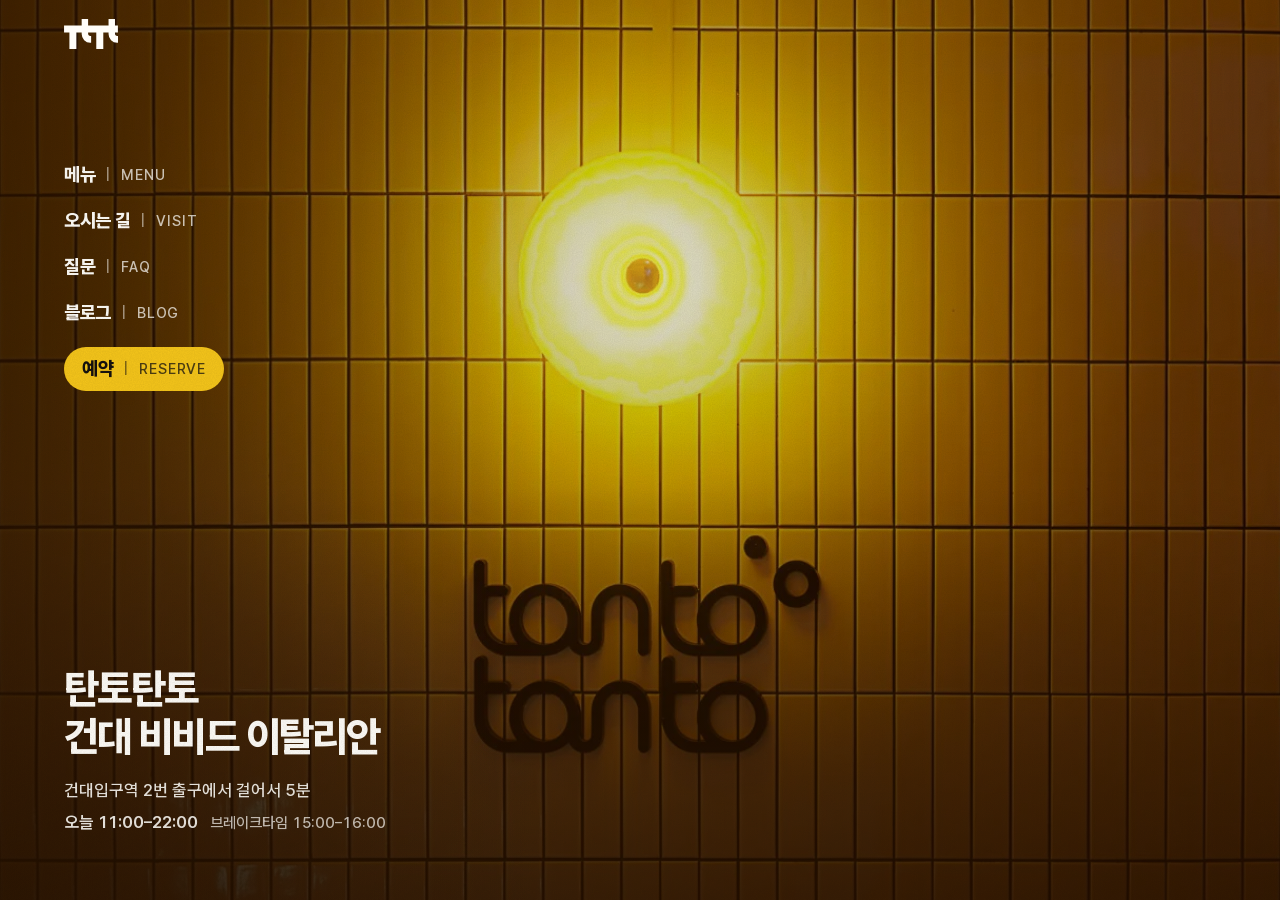
<file: index.html>
<!DOCTYPE html>
<html lang="ko" class="at-hero">
<head>
<meta charset="utf-8">
<meta name="viewport" content="width=device-width, initial-scale=1">
<meta http-equiv="Content-Security-Policy" content="default-src 'self'; script-src 'self'; style-src 'self' 'unsafe-inline'; img-src 'self' data:; font-src 'self'; connect-src 'self'; object-src 'none'; base-uri 'self'; form-action 'none'">
<meta name="referrer" content="strict-origin-when-cross-origin">
<meta name="naver-site-verification" content="7d275e1dd63189f5c272824602707b1dd76e2648">
<title>탄토탄토 | 건대 맛집, 건대입구역 이탈리안 파스타·스테이크</title>
<meta name="description" content="건대입구역 2번 출구에서 걸어서 5분, 비비드 이탈리안 레스토랑 탄토탄토. 채끝스테이크 크림 파스타 19,800원, 명란 알리오올리오 15,800원, 브리&바질 뇨끼, 하우스 스테이크, 샥슈카. 건대 데이트와 모임에 어울리는 건대 맛집입니다.">
<meta name="keywords" content="건대맛집, 건대 맛집, 건대입구 맛집, 건대입구역 맛집, 건대 파스타, 건대 이탈리안, 건대 데이트 맛집, 건대 스테이크, 건대 리조또, 화양동 맛집, 광진구 맛집, 탄토탄토, TantoTanto">
<meta name="robots" content="index, follow, max-image-preview:large">
<meta name="theme-color" content="#15110E">
<link rel="icon" href="/favicon.ico" sizes="48x48">
<link rel="icon" type="image/png" sizes="192x192" href="/icon-192.png">
<link rel="apple-touch-icon" href="/apple-touch-icon.png">
<meta name="theme-color" content="#FFB700">
<link rel="canonical" href="https://tantotanto.store/">
<meta property="og:url" content="https://tantotanto.store/">
<meta name="geo.region" content="KR-11">
<meta name="geo.placename" content="서울특별시 광진구 화양동">
<meta name="geo.position" content="37.5425129;127.0707231">
<meta name="ICBM" content="37.5425129, 127.0707231">
<meta property="og:type" content="website">
<meta property="og:locale" content="ko_KR">
<meta property="og:site_name" content="탄토탄토 TantoTanto">
<meta property="og:title" content="탄토탄토 | 건대입구역 비비드 이탈리안 레스토랑">
<meta property="og:description" content="건대입구역 2번 출구 도보 5분. 파스타와 스테이크를 한 상에 나눠 먹는 건대 맛집.">
<meta property="og:image" content="https://tantotanto.store/og-image.jpg">
<meta property="og:image:width" content="1200">
<meta property="og:image:height" content="630">
<meta property="og:image:alt" content="탄토탄토 tanto tanto 로고">
<meta name="twitter:card" content="summary_large_image">
<meta name="twitter:image" content="https://tantotanto.store/og-image.jpg">

<script type="application/ld+json">
{
 "@context": "https://schema.org",
 "@graph": [
  {
   "@type": "Restaurant",
   "@id": "https://tantotanto.store/#restaurant",
   "name": "탄토탄토",
   "alternateName": [
    "TantoTanto",
    "탄토탄토 건대"
   ],
   "slogan": "비비드 이탈리안",
   "description": "건대입구역 2번 출구에서 걸어서 5분 거리의 비비드 이탈리안 레스토랑. 주황빛 조명이 켜진 천장과 노란 소파 창가 자리에서 파스타와 스테이크를 한 상에 나눠 먹기 좋아 건대 데이트, 기념일, 친구 모임에 어울리는 건대 맛집입니다.",
   "servesCuisine": [
    "Italian",
    "이탈리안",
    "파스타",
    "스테이크",
    "리조또"
   ],
   "priceRange": "₩10,000~₩30,000",
   "telephone": "+82-2-2039-2915",
   "address": {
    "@type": "PostalAddress",
    "streetAddress": "아차산로33길 49 2층",
    "addressLocality": "광진구",
    "addressRegion": "서울특별시",
    "postalCode": "05016",
    "addressCountry": "KR"
   },
   "geo": {
    "@type": "GeoCoordinates",
    "latitude": 37.5425129,
    "longitude": 127.0707231
   },
   "hasMap": "https://www.google.com/maps/search/?api=1&query=%ED%83%84%ED%86%A0%ED%83%84%ED%86%A0&query_place_id=ChIJ1ZfJBdClfDURNxgI5aD3f-I",
   "areaServed": [
    "건대입구",
    "화양동",
    "광진구"
   ],
   "keywords": "건대 맛집, 건대입구역 맛집, 건대 파스타, 건대 이탈리안, 건대 데이트 맛집, 건대 스테이크, 건대 리조또",
   "acceptsReservations": "https://www.catchtable.net/shop/tantotanto_ku",
   "amenityFeature": [
    {
     "@type": "LocationFeatureSpecification",
     "name": "아기의자",
     "value": true
    },
    {
     "@type": "LocationFeatureSpecification",
     "name": "웰컴키즈존",
     "value": true
    },
    {
     "@type": "LocationFeatureSpecification",
     "name": "콜키지 프리(와인·사케)",
     "value": true
    },
    {
     "@type": "LocationFeatureSpecification",
     "name": "창가 소파 좌석",
     "value": true
    },
    {
     "@type": "LocationFeatureSpecification",
     "name": "단체 이용",
     "value": true
    },
    {
     "@type": "LocationFeatureSpecification",
     "name": "무선인터넷",
     "value": true
    },
    {
     "@type": "LocationFeatureSpecification",
     "name": "대기공간",
     "value": true
    },
    {
     "@type": "LocationFeatureSpecification",
     "name": "엘리베이터",
     "value": true
    },
    {
     "@type": "LocationFeatureSpecification",
     "name": "전용 주차장",
     "value": false
    }
   ],
   "openingHoursSpecification": [
    {
     "@type": "OpeningHoursSpecification",
     "dayOfWeek": [
      "Monday",
      "Tuesday",
      "Wednesday",
      "Thursday",
      "Friday"
     ],
     "opens": "11:00",
     "closes": "15:00"
    },
    {
     "@type": "OpeningHoursSpecification",
     "dayOfWeek": [
      "Monday",
      "Tuesday",
      "Wednesday",
      "Thursday",
      "Friday"
     ],
     "opens": "17:00",
     "closes": "22:00"
    },
    {
     "@type": "OpeningHoursSpecification",
     "dayOfWeek": [
      "Saturday",
      "Sunday"
     ],
     "opens": "11:00",
     "closes": "15:00"
    },
    {
     "@type": "OpeningHoursSpecification",
     "dayOfWeek": [
      "Saturday",
      "Sunday"
     ],
     "opens": "16:00",
     "closes": "22:00"
    }
   ],
   "hasMenu": {
    "@type": "Menu",
    "name": "탄토탄토 메뉴",
    "hasMenuSection": [
     {
      "@type": "MenuSection",
      "name": "대표 메뉴",
      "hasMenuItem": [
       {
        "@type": "MenuItem",
        "name": "채끝스테이크 크림",
        "description": "크림 딸리아텔레, 채끝등심 100g",
        "offers": {
         "@type": "Offer",
         "price": 19800,
         "priceCurrency": "KRW"
        }
       },
       {
        "@type": "MenuItem",
        "name": "샥슈카(에그인헬)",
        "description": "매콤한 토마토소스에 숏파스타와 수란 3개, 바게트",
        "offers": {
         "@type": "Offer",
         "price": 19800,
         "priceCurrency": "KRW"
        }
       },
       {
        "@type": "MenuItem",
        "name": "명란 알리오올리오",
        "description": "짭조름한 명란, 꽈리고추, 이탈리아 올리브유",
        "offers": {
         "@type": "Offer",
         "price": 15800,
         "priceCurrency": "KRW"
        }
       },
       {
        "@type": "MenuItem",
        "name": "브리&바질 뇨끼",
        "description": "바질 뇨끼, 브리 치즈, 선드라이 토마토",
        "offers": {
         "@type": "Offer",
         "price": 18800,
         "priceCurrency": "KRW"
        }
       },
       {
        "@type": "MenuItem",
        "name": "하우스 스테이크",
        "description": "호주산 채끝등심 200g, 구운 야채",
        "offers": {
         "@type": "Offer",
         "price": 32800,
         "priceCurrency": "KRW"
        }
       }
      ]
     },
     {
      "@type": "MenuSection",
      "name": "파스타",
      "hasMenuSection": [
       {
        "@type": "MenuSection",
        "name": "오일 파스타",
        "hasMenuItem": [
         {
          "@type": "MenuItem",
          "name": "명란 알리오올리오",
          "description": "짭조름한 명란, 꽈리고추, 이탈리아 올리브유",
          "offers": {
           "@type": "Offer",
           "price": 15800,
           "priceCurrency": "KRW"
          }
         },
         {
          "@type": "MenuItem",
          "name": "트러플 알리오올리오",
          "description": "구운 통마늘과 올리브, 트러플, 그라나 파다노 치즈",
          "offers": {
           "@type": "Offer",
           "price": 15800,
           "priceCurrency": "KRW"
          }
         },
         {
          "@type": "MenuItem",
          "name": "미나리 봉골레",
          "description": "향긋한 제철 미나리 × 정통 봉골레",
          "offers": {
           "@type": "Offer",
           "price": 18800,
           "priceCurrency": "KRW"
          }
         }
        ]
       },
       {
        "@type": "MenuSection",
        "name": "토마토 파스타",
        "hasMenuItem": [
         {
          "@type": "MenuItem",
          "name": "샥슈카(에그인헬)",
          "description": "매콤한 토마토소스에 숏파스타와 수란 3개, 바게트",
          "offers": {
           "@type": "Offer",
           "price": 19800,
           "priceCurrency": "KRW"
          }
         },
         {
          "@type": "MenuItem",
          "name": "부라타치즈 뽀모도로",
          "description": "신선한 부라타 치즈와 깊고 진한 토마토 소스",
          "offers": {
           "@type": "Offer",
           "price": 18800,
           "priceCurrency": "KRW"
          }
         },
         {
          "@type": "MenuItem",
          "name": "해산물 토마토",
          "description": "신선한 해산물이 들어간 토마토 파스타 (로제 변경 가능)",
          "offers": {
           "@type": "Offer",
           "price": 17800,
           "priceCurrency": "KRW"
          }
         },
         {
          "@type": "MenuItem",
          "name": "라자냐",
          "description": "진한 라구 소스에 치즈 듬뿍",
          "offers": {
           "@type": "Offer",
           "price": 19800,
           "priceCurrency": "KRW"
          }
         },
         {
          "@type": "MenuItem",
          "name": "연어스테이크 로제",
          "description": "부드러운 로제 딸리아텔레, 구운 연어 스테이크 80g",
          "offers": {
           "@type": "Offer",
           "price": 17800,
           "priceCurrency": "KRW"
          }
         },
         {
          "@type": "MenuItem",
          "name": "쉬림프 로제 파스타",
          "description": "탱글한 새우와 진한 로제 소스",
          "offers": {
           "@type": "Offer",
           "price": 15800,
           "priceCurrency": "KRW"
          }
         }
        ]
       },
       {
        "@type": "MenuSection",
        "name": "크림 파스타",
        "hasMenuItem": [
         {
          "@type": "MenuItem",
          "name": "채끝스테이크 크림",
          "description": "크림 딸리아텔레, 채끝등심 100g",
          "offers": {
           "@type": "Offer",
           "price": 19800,
           "priceCurrency": "KRW"
          }
         },
         {
          "@type": "MenuItem",
          "name": "블랙트러플 크림",
          "description": "블랙트러플 향과 고기 라구가 녹아든 꾸덕한 크림 파스타",
          "offers": {
           "@type": "Offer",
           "price": 21800,
           "priceCurrency": "KRW"
          }
         },
         {
          "@type": "MenuItem",
          "name": "브리&바질 뇨끼",
          "description": "바질 뇨끼, 브리 치즈, 선드라이 토마토",
          "offers": {
           "@type": "Offer",
           "price": 18800,
           "priceCurrency": "KRW"
          }
         },
         {
          "@type": "MenuItem",
          "name": "관자 크림 파스타",
          "description": "버터에 구운 관자 5개와 핑크 페퍼의 해산물 크림",
          "offers": {
           "@type": "Offer",
           "price": 18800,
           "priceCurrency": "KRW"
          }
         },
         {
          "@type": "MenuItem",
          "name": "투움바",
          "description": "새우 4마리, 부드러운 크림소스, 넓은 딸리아텔레 면",
          "offers": {
           "@type": "Offer",
           "price": 15800,
           "priceCurrency": "KRW"
          }
         },
         {
          "@type": "MenuItem",
          "name": "스파이시 크림 파스타",
          "description": "구운 베이컨과 꽈리고추, 달걀노른자의 매콤 고소한 크림",
          "offers": {
           "@type": "Offer",
           "price": 14800,
           "priceCurrency": "KRW"
          }
         }
        ]
       }
      ]
     },
     {
      "@type": "MenuSection",
      "name": "라이스",
      "hasMenuItem": [
       {
        "@type": "MenuItem",
        "name": "탄토 김치볶음밥",
        "description": "버터로 볶은 김치볶음밥에 수란, 옥수수, 치즈",
        "offers": {
         "@type": "Offer",
         "price": 16800,
         "priceCurrency": "KRW"
        }
       },
       {
        "@type": "MenuItem",
        "name": "미나리 스테이크 솥밥",
        "description": "향긋한 미나리와 버터의 고소함이 밴 스테이크 솥밥",
        "offers": {
         "@type": "Offer",
         "price": 22800,
         "priceCurrency": "KRW"
        }
       },
       {
        "@type": "MenuItem",
        "name": "토마토 스테이크 리조또",
        "description": "토마토 리조또, 채끝등심 100g",
        "offers": {
         "@type": "Offer",
         "price": 19800,
         "priceCurrency": "KRW"
        }
       },
       {
        "@type": "MenuItem",
        "name": "관자 로제 리조또",
        "description": "버터에 구운 관자 5개와 풍미 가득 로제 리조또",
        "offers": {
         "@type": "Offer",
         "price": 18800,
         "priceCurrency": "KRW"
        }
       },
       {
        "@type": "MenuItem",
        "name": "들깨 크림 리조또",
        "description": "들기름을 더한 부드러운 크림 리조또, 연두부튀김 4개",
        "offers": {
         "@type": "Offer",
         "price": 17800,
         "priceCurrency": "KRW"
        }
       }
      ]
     },
     {
      "@type": "MenuSection",
      "name": "스테이크",
      "hasMenuItem": [
       {
        "@type": "MenuItem",
        "name": "하우스 스테이크",
        "description": "호주산 채끝등심 200g, 구운 야채",
        "offers": {
         "@type": "Offer",
         "price": 32800,
         "priceCurrency": "KRW"
        }
       },
       {
        "@type": "MenuItem",
        "name": "BBQ찹스테이크 & 트러플감자튀김",
        "description": "BBQ 향을 더한 듀록 목살 찹스테이크, 트러플 감자튀김",
        "offers": {
         "@type": "Offer",
         "price": 18800,
         "priceCurrency": "KRW"
        }
       },
       {
        "@type": "MenuItem",
        "name": "블랙페퍼 찹스테이크 & 트러플감자튀김",
        "description": "흑후추 풍미 가득한 듀록 목살 찹스테이크, 트러플 감자튀김",
        "offers": {
         "@type": "Offer",
         "price": 18800,
         "priceCurrency": "KRW"
        }
       }
      ]
     },
     {
      "@type": "MenuSection",
      "name": "사이드",
      "hasMenuItem": [
       {
        "@type": "MenuItem",
        "name": "감바스",
        "description": "올리브 오일에 구운 새우 6마리와 마늘, 로즈마리 향",
        "offers": {
         "@type": "Offer",
         "price": 13800,
         "priceCurrency": "KRW"
        }
       },
       {
        "@type": "MenuItem",
        "name": "스테이크 샐러드",
        "description": "채끝등심 100g, 선드라이 토마토, 파인애플 청크",
        "offers": {
         "@type": "Offer",
         "price": 17800,
         "priceCurrency": "KRW"
        }
       },
       {
        "@type": "MenuItem",
        "name": "부라타 루꼴라 샐러드",
        "description": "크리미한 부라타 치즈와 향긋한 루꼴라, 상큼한 레몬 소스",
        "offers": {
         "@type": "Offer",
         "price": 14800,
         "priceCurrency": "KRW"
        }
       },
       {
        "@type": "MenuItem",
        "name": "계절과일 & 리코타 샐러드",
        "description": "상큼한 계절 과일과 리코타 치즈",
        "offers": {
         "@type": "Offer",
         "price": 12800,
         "priceCurrency": "KRW"
        }
       }
      ]
     },
     {
      "@type": "MenuSection",
      "name": "음료",
      "hasMenuItem": [
       {
        "@type": "MenuItem",
        "name": "탄토 레드하이볼",
        "description": "와인을 베이스로 한 저도수 하이볼",
        "offers": {
         "@type": "Offer",
         "price": 7800,
         "priceCurrency": "KRW"
        }
       },
       {
        "@type": "MenuItem",
        "name": "탄토 화이트하이볼",
        "description": "스파클링 와인을 베이스로 한 저도수 하이볼",
        "offers": {
         "@type": "Offer",
         "price": 7800,
         "priceCurrency": "KRW"
        }
       },
       {
        "@type": "MenuItem",
        "name": "피치 화이트 샹그리아",
        "description": "복숭아 향이 감도는 산뜻한 화이트 샹그리아",
        "offers": {
         "@type": "Offer",
         "price": 16800,
         "priceCurrency": "KRW"
        }
       }
      ]
     },
     {
      "@type": "MenuSection",
      "name": "주류",
      "hasMenuSection": [
       {
        "@type": "MenuSection",
        "name": "글라스 와인",
        "hasMenuItem": [
         {
          "@type": "MenuItem",
          "name": "루이 페드리에 (스파클링 · 글라스)",
          "description": "섬세하고 균형 잡힌 산미, 백과일과 꽃 향기가 어우러진 프레시한 맛",
          "offers": {
           "@type": "Offer",
           "price": 7800,
           "priceCurrency": "KRW"
          }
         },
         {
          "@type": "MenuItem",
          "name": "그란띠에라 레드 (스위트 레드 · 글라스)",
          "description": "풍부한 과일 풍미와 부드러운 타닌",
          "offers": {
           "@type": "Offer",
           "price": 7800,
           "priceCurrency": "KRW"
          }
         }
        ]
       },
       {
        "@type": "MenuSection",
        "name": "보틀 와인",
        "hasMenuItem": [
         {
          "@type": "MenuItem",
          "name": "루이 페드리에 (프랑스)",
          "description": "섬세하고 균형 잡힌 산미, 백과일과 꽃 향기가 어우러진 프레시한 맛",
          "offers": {
           "@type": "Offer",
           "price": 29800,
           "priceCurrency": "KRW"
          }
         },
         {
          "@type": "MenuItem",
          "name": "그란띠에라 레드 (스페인)",
          "description": "스위트. 풍부한 과일 풍미와 부드러운 타닌",
          "offers": {
           "@type": "Offer",
           "price": 29800,
           "priceCurrency": "KRW"
          }
         },
         {
          "@type": "MenuItem",
          "name": "본 샹스 모스카토 다스티 (이탈리아)",
          "description": "스위트. 달콤하고 향긋한 풍미, 가벼운 무게감",
          "offers": {
           "@type": "Offer",
           "price": 35500,
           "priceCurrency": "KRW"
          }
         },
         {
          "@type": "MenuItem",
          "name": "스톤베이 소비뇽블랑 (뉴질랜드)",
          "description": "상큼하고 청량함, 열대 과일의 뉘앙스",
          "offers": {
           "@type": "Offer",
           "price": 48000,
           "priceCurrency": "KRW"
          }
         },
         {
          "@type": "MenuItem",
          "name": "배비치 말보로 피노누아 (뉴질랜드)",
          "description": "부드럽고 섬세한 타닌, 레드베리와 스파이스가 어우러진 맛",
          "offers": {
           "@type": "Offer",
           "price": 55000,
           "priceCurrency": "KRW"
          }
         },
         {
          "@type": "MenuItem",
          "name": "베르테네 에피스 블랑 드 블랑 (프랑스)",
          "description": "우아하고 섬세한 기포, 레몬과 청사과의 밝은 풍미",
          "offers": {
           "@type": "Offer",
           "price": 68000,
           "priceCurrency": "KRW"
          }
         },
         {
          "@type": "MenuItem",
          "name": "도우와인 까베르네 소비뇽 (미국)",
          "description": "진한 과일 맛과 견고한 구조, 미국 특유의 강렬한 풍미",
          "offers": {
           "@type": "Offer",
           "price": 78000,
           "priceCurrency": "KRW"
          }
         }
        ]
       }
      ]
     }
    ]
   },
   "potentialAction": {
    "@type": "ReserveAction",
    "target": [
     "https://www.catchtable.net/shop/tantotanto_ku",
     "https://naver.me/5D8tWduC"
    ]
   },
   "sameAs": [
    "https://www.instagram.com/tantotanto_ku",
    "https://www.catchtable.net/shop/tantotanto_ku",
    "https://naver.me/5D8tWduC"
   ],
   "url": "https://tantotanto.store/",
   "image": [
    "https://tantotanto.store/img/space-tile.webp",
    "https://tantotanto.store/img/steak-cream-pasta.webp",
    "https://tantotanto.store/img/space-sofa.webp"
   ],
   "menu": "https://tantotanto.store/menu/",
   "logo": "https://tantotanto.store/icon-512.png"
  },
  {
   "@type": "WebPage",
   "name": "탄토탄토 | 건대 맛집, 건대입구역 이탈리안 파스타·스테이크",
   "inLanguage": "ko",
   "about": {
    "@id": "https://tantotanto.store/#restaurant"
   },
   "dateModified": "2026-11-26",
   "primaryImageOfPage": {
    "@type": "ImageObject",
    "url": "https://tantotanto.store/img/steak-cream-pasta.webp",
    "width": 960,
    "height": 960
   },
   "url": "https://tantotanto.store/"
  },
  {
   "@type": "FAQPage",
   "mainEntity": [
    {
     "@type": "Question",
     "name": "탄토탄토는 어떤 식당인가요?",
     "acceptedAnswer": {
      "@type": "Answer",
      "text": "건대입구역 2번 출구에서 걸어서 5분 거리에 있는 이탈리안 레스토랑이에요. 건대 맛집을 찾는 분들이 파스타와 스테이크를 먹으러 오는 곳이에요. 파스타 15종과 스테이크, 리조또, 샐러드를 한 상에 나눠 먹기 좋아요. 파스타는 14,800원부터 21,800원, 하우스 스테이크는 32,800원이에요. 노란 타일 벽과 노란 소파 창가 자리가 있는 밝은 2층 매장이에요."
     }
    },
    {
     "@type": "Question",
     "name": "탄토탄토는 어디에 있나요?",
     "acceptedAnswer": {
      "@type": "Answer",
      "text": "서울 광진구 아차산로33길 49, 2층이에요. 건대입구역 2번 출구에서 걸어서 5분 걸려요. 큰길을 따라 걷다가 메가MGC커피에서 왼쪽 골목으로 들어오세요."
     }
    },
    {
     "@type": "Question",
     "name": "영업시간과 라스트오더는 어떻게 되나요?",
     "acceptedAnswer": {
      "@type": "Answer",
      "text": "매일 11:00~22:00 영업해요. 브레이크타임 평일 15:00~17:00, 주말 15:00~16:00. 라스트오더 평일 점심 14:30, 저녁 20:50. 라스트오더 주말 점심 14:50, 저녁 20:50."
     }
    },
    {
     "@type": "Question",
     "name": "대표 메뉴와 가격은 어떻게 되나요?",
     "acceptedAnswer": {
      "@type": "Answer",
      "text": "채끝스테이크 크림 19,800원. 샥슈카(에그인헬) 19,800원. 명란 알리오올리오 15,800원. 브리&바질 뇨끼 18,800원. 하우스 스테이크 32,800원."
     }
    },
    {
     "@type": "Question",
     "name": "건대에서 데이트나 기념일에 가기 좋은 식당인가요?",
     "acceptedAnswer": {
      "@type": "Answer",
      "text": "네, 데이트와 기념일, 친구 모임에 잘 어울려요. 주황빛 조명과 노란 소파 창가 자리, 원목 테이블이 있는 밝고 따뜻한 공간이에요. 하이볼과 와인도 있어요."
     }
    },
    {
     "@type": "Question",
     "name": "예약할 수 있나요?",
     "acceptedAnswer": {
      "@type": "Answer",
      "text": "캐치테이블과 네이버에서 예약할 수 있어요. 온라인 예약은 최대 6명까지 가능해요. 전화 예약은 02-2039-2915로 해 주세요."
     }
    },
    {
     "@type": "Question",
     "name": "단체로 가도 되나요?",
     "acceptedAnswer": {
      "@type": "Answer",
      "text": "7명 이상 단체는 매장으로 전화 주시면 안내해 드려요. 전화: 02-2039-2915"
     }
    },
    {
     "@type": "Question",
     "name": "창가 소파 자리를 예약할 수 있나요?",
     "acceptedAnswer": {
      "@type": "Answer",
      "text": "네, 창가 소파 좌석은 4개 테이블이고 2~6명이 앉을 수 있어요. 예약할 때 요청 사항에 '창가 자리'라고 적어 주시면 마련해 드려요."
     }
    },
    {
     "@type": "Question",
     "name": "콜키지가 되나요?",
     "acceptedAnswer": {
      "@type": "Answer",
      "text": "와인과 사케는 콜키지 무료예요. 와인 무료. 사케 무료. 위스키 병당 30,000원."
     }
    },
    {
     "@type": "Question",
     "name": "1인 예산은 얼마 정도인가요?",
     "acceptedAnswer": {
      "@type": "Answer",
      "text": "점심과 저녁 가격이 같고, 1인 1만~3만 원대예요. 파스타는 14,800원부터, 하우스 스테이크는 32,800원이에요."
     }
    },
    {
     "@type": "Question",
     "name": "주차할 수 있나요?",
     "acceptedAnswer": {
      "@type": "Answer",
      "text": "전용 주차장은 없고, 가까운 한아름 528주차장(유료)을 이용해 주세요. 기본 1시간 3,000원. 추가 20분당 1,000원. 하루 최대 50,000원."
     }
    },
    {
     "@type": "Question",
     "name": "아이와 함께 가도 되나요?",
     "acceptedAnswer": {
      "@type": "Answer",
      "text": "네, 아이를 환영하는 웰컴키즈존이에요. 아기의자가 있어요."
     }
    }
   ]
  }
 ]
}
</script>

<link rel="stylesheet" href="fonts/pretendard.css">
<link rel="stylesheet" href="site.css">
</head>
<body>
<svg width="0" height="0" style="position:absolute" aria-hidden="true">
  <symbol id="ttt" viewBox="0 0 1109 621">
    <path d="M1 131H1107V276H807V620H663V276H254V620H111V276H1Z"/>
    <path id="t" d="M363 0H495V294.5A47.5 54 0 0 0 542.5 348.5H557V488H539A176 178 0 0 1 363 310Z"/>
    <path transform="translate(552 0)" d="M363 0H495V294.5A47.5 54 0 0 0 542.5 348.5H557V488H539A176 178 0 0 1 363 310Z"/>
  </symbol>
</svg>
<button class="xbtn" type="button" aria-label="닫고 첫 화면으로"><span>닫기</span><svg viewBox="0 0 14 14" fill="none" stroke="currentColor" stroke-width="1.8" aria-hidden="true"><path d="M2 2l10 10M12 2 2 12"/></svg></button>
<a class="skip" href="visit/">오시는 길로 바로 가기</a>

<header class="top">
  <a class="name" href="#top" aria-label="탄토탄토 처음으로"><svg class="ttt" viewBox="0 0 1109 621" aria-hidden="true"><path d="M1 131H1107V276H807V620H663V276H254V620H111V276H1Z"/><path class="hop" d="M363 0H495V294.5A47.5 54 0 0 0 542.5 348.5H557V488H539A176 178 0 0 1 363 310Z"/><g transform="translate(552 0)"><path class="hop b" d="M363 0H495V294.5A47.5 54 0 0 0 542.5 348.5H557V488H539A176 178 0 0 1 363 310Z"/></g></svg></a>
  <nav aria-label="주요 메뉴">
    <a href="visit/">오시는 길</a>
    <a href="menu/">메뉴</a>
    <a href="/blog/">블로그</a>
  </nav>
  <a class="btn btn-yolk" href="https://www.catchtable.net/shop/tantotanto_ku" target="_blank" rel="noopener">예약하기</a>
</header>

<main id="top">
  <section class="hero" aria-label="탄토탄토 소개">
    <div class="hw"><img src="img/space-tile.webp" width="1280" height="854" alt="탄토탄토 매장의 노란 타일 벽. 둥근 조명 아래 tanto tanto 로고가 붙어 있어요" fetchpriority="high" decoding="async"><span class="fx dim"></span><span class="fx glow"></span><span class="fx ring r1"></span><span class="fx ring r2"></span><span class="fx ring r3"></span></div>
    <div class="hp">
      <div class="hintro">
        <h1>탄토탄토<span class="sr">, </span><br>건대 비비드 이탈리안</h1>
        <p>건대입구역 2번 출구에서 걸어서 5분</p>
        <p class="today">오늘 11:00–22:00 <span class="bt">브레이크타임 <span id="hours-now">15:00–17:00</span></span></p>
      </div>
      <nav class="hnav" aria-label="자세히 보기">
        <a href="menu/"><b>메뉴</b><i lang="en">MENU</i></a>
        <a href="visit/"><b>오시는 길</b><i lang="en">VISIT</i></a>
        <a href="#faq"><b>질문</b><i lang="en">FAQ</i></a>
        <a href="/blog/"><b>블로그</b><i lang="en">BLOG</i></a>
        <a class="rsv" href="#reserve"><b>예약</b><i lang="en">RESERVE</i></a>
      </nav>
      <div class="hsig">
        <p><span>대표 메뉴</span><a href="menu/">전체 메뉴 보기</a></p>
        <ul>
          <li><a href="menu/#signature"><span class="ph2"><img src="img/steak-cream-pasta-m.webp" width="560" height="560" alt="탄토탄토 채끝스테이크 크림" decoding="async"></span><b>채끝스테이크 크림</b><span class="pr">19,800원</span></a></li>
          <li><a href="menu/#signature"><span class="ph2"><img src="img/shakshuka-m.webp" width="560" height="560" alt="탄토탄토 샥슈카(에그인헬)" decoding="async"></span><b>샥슈카(에그인헬)</b><span class="pr">19,800원</span></a></li>
          <li><a href="menu/#signature"><span class="ph2"><img src="img/brie-basil-gnocchi-m.webp" width="560" height="560" alt="탄토탄토 브리&바질 뇨끼" decoding="async"></span><b>브리&amp;바질 뇨끼</b><span class="pr">18,800원</span></a></li>
          <li><a href="menu/#signature"><span class="ph2"><img src="img/myeongran-aglio-olio-m.webp" width="560" height="560" alt="탄토탄토 명란 알리오올리오" decoding="async"></span><b>명란 알리오올리오</b><span class="pr">15,800원</span></a></li>
          <li><a href="menu/#signature"><span class="ph2"><img src="img/house-steak-m.webp" width="560" height="560" alt="탄토탄토 하우스 스테이크" decoding="async"></span><b>하우스 스테이크</b><span class="pr">32,800원</span></a></li>
        </ul>
      </div>
      <dl class="hinfo">
        <div><dt>주소</dt><dd>서울 광진구 아차산로33길 49, 2층</dd></div>
        <div><dt>라스트오더</dt><dd>점심 <span id="lo-now">14:30</span>, 저녁 20:50</dd></div>
        <div><dt>전화</dt><dd><a href="tel:+82220392915">02-2039-2915</a></dd></div>
      </dl>
    </div>
  </section>

  <section class="band" id="reserve" aria-labelledby="reserve-title">
    <div class="wrap">
      <h2 class="ttl" id="reserve-title">예약</h2>
      <p class="rlede">편한 곳을 골라 주세요. 누르면 바로 예약 화면으로 이동해요.</p>
      <div class="rgrid">
        <a class="rcard y" href="https://www.catchtable.net/shop/tantotanto_ku" target="_blank" rel="noopener"><span class="rn">캐치테이블</span><span class="rd">날짜와 시간, 인원을 골라 바로 예약해요.</span><span class="rgo">캐치테이블로 예약 <svg viewBox="0 0 14 14" fill="none" stroke="currentColor" stroke-width="1.6" aria-hidden="true"><path d="M3 11 11 3M5 3h6v6"/></svg></span></a>
        <a class="rcard k" href="https://naver.me/5D8tWduC" target="_blank" rel="noopener"><span class="rn">네이버</span><span class="rd">네이버 플레이스에서 예약해요.</span><span class="rgo">네이버로 예약 <svg viewBox="0 0 14 14" fill="none" stroke="currentColor" stroke-width="1.6" aria-hidden="true"><path d="M3 11 11 3M5 3h6v6"/></svg></span></a>
      </div>
      <dl class="facts rfacts">
        <div><dt>전화 예약</dt><dd><a href="tel:+82220392915">02-2039-2915</a></dd></div>
        <div><dt>오늘 영업</dt><dd>11:00–22:00 <span class="bt">브레이크타임 <span id="hours-now2">15:00–17:00</span></span></dd></div>
        <div><dt>라스트오더</dt><dd>점심 <span id="lo-now2">14:30</span>, 저녁 20:50</dd></div>
        <div><dt>인원</dt><dd>온라인 예약 최대 6명, 7명 이상은 전화</dd></div>
        <div><dt>창가 소파</dt><dd>예약 요청 사항에 '창가 자리'라고 적어 주세요</dd></div>
      </dl>
    </div>
  </section>

  <section class="band" id="faq" aria-labelledby="faq-title">
    <div class="wrap faq-wrap">
      <h2 class="ttl" id="faq-title">자주 묻는 질문</h2>
      <div class="faq">
        <details open><summary>탄토탄토는 어떤 식당인가요?<i aria-hidden="true"></i></summary><div class="a"><p>건대입구역 2번 출구에서 걸어서 5분 거리에 있는 이탈리안 레스토랑이에요.</p><p>건대 맛집을 찾는 분들이 파스타와 스테이크를 먹으러 오는 곳이에요.</p><p>파스타 15종과 스테이크, 리조또, 샐러드를 한 상에 나눠 먹기 좋아요.</p><p>파스타는 14,800원부터 21,800원, 하우스 스테이크는 32,800원이에요.</p><p>노란 타일 벽과 노란 소파 창가 자리가 있는 밝은 2층 매장이에요.</p></div></details>
        <details><summary>탄토탄토는 어디에 있나요?<i aria-hidden="true"></i></summary><div class="a"><p>서울 광진구 아차산로33길 49, 2층이에요.</p><p>건대입구역 2번 출구에서 걸어서 5분 걸려요.</p><p>큰길을 따라 걷다가 메가MGC커피에서 왼쪽 골목으로 들어오세요.</p></div></details>
        <details><summary>영업시간과 라스트오더는 어떻게 되나요?<i aria-hidden="true"></i></summary><div class="a"><p>매일 11:00~22:00 영업해요.</p><dl class="arows"><div><dt>브레이크타임</dt><dd>평일 15:00~17:00, 주말 15:00~16:00</dd></div><div><dt>라스트오더 평일</dt><dd>점심 14:30, 저녁 20:50</dd></div><div><dt>라스트오더 주말</dt><dd>점심 14:50, 저녁 20:50</dd></div></dl></div></details>
        <details><summary>대표 메뉴와 가격은 어떻게 되나요?<i aria-hidden="true"></i></summary><div class="a"><dl class="arows"><div><dt>채끝스테이크 크림</dt><dd>19,800원</dd></div><div><dt>샥슈카(에그인헬)</dt><dd>19,800원</dd></div><div><dt>명란 알리오올리오</dt><dd>15,800원</dd></div><div><dt>브리&amp;바질 뇨끼</dt><dd>18,800원</dd></div><div><dt>하우스 스테이크</dt><dd>32,800원</dd></div></dl></div></details>
        <details><summary>건대에서 데이트나 기념일에 가기 좋은 식당인가요?<i aria-hidden="true"></i></summary><div class="a"><p>네, 데이트와 기념일, 친구 모임에 잘 어울려요.</p><p>주황빛 조명과 노란 소파 창가 자리, 원목 테이블이 있는 밝고 따뜻한 공간이에요.</p><p>하이볼과 와인도 있어요.</p></div></details>
        <details><summary>예약할 수 있나요?<i aria-hidden="true"></i></summary><div class="a"><p>캐치테이블과 네이버에서 예약할 수 있어요.</p><p>온라인 예약은 최대 6명까지 가능해요.</p><p>전화 예약은 02-2039-2915로 해 주세요.</p></div></details>
        <details><summary>단체로 가도 되나요?<i aria-hidden="true"></i></summary><div class="a"><p>7명 이상 단체는 매장으로 전화 주시면 안내해 드려요.</p><p>전화: 02-2039-2915</p></div></details>
        <details><summary>창가 소파 자리를 예약할 수 있나요?<i aria-hidden="true"></i></summary><div class="a"><p>네, 창가 소파 좌석은 4개 테이블이고 2~6명이 앉을 수 있어요.</p><p>예약할 때 요청 사항에 '창가 자리'라고 적어 주시면 마련해 드려요.</p></div></details>
        <details><summary>콜키지가 되나요?<i aria-hidden="true"></i></summary><div class="a"><p>와인과 사케는 콜키지 무료예요.</p><dl class="arows"><div><dt>와인</dt><dd>무료</dd></div><div><dt>사케</dt><dd>무료</dd></div><div><dt>위스키</dt><dd>병당 30,000원</dd></div></dl></div></details>
        <details><summary>1인 예산은 얼마 정도인가요?<i aria-hidden="true"></i></summary><div class="a"><p>점심과 저녁 가격이 같고, 1인 1만~3만 원대예요.</p><p>파스타는 14,800원부터, 하우스 스테이크는 32,800원이에요.</p></div></details>
        <details><summary>주차할 수 있나요?<i aria-hidden="true"></i></summary><div class="a"><p>전용 주차장은 없고, 가까운 한아름 528주차장(유료)을 이용해 주세요.</p><dl class="arows"><div><dt>기본</dt><dd>1시간 3,000원</dd></div><div><dt>추가</dt><dd>20분당 1,000원</dd></div><div><dt>하루 최대</dt><dd>50,000원</dd></div></dl></div></details>
        <details><summary>아이와 함께 가도 되나요?<i aria-hidden="true"></i></summary><div class="a"><p>네, 아이를 환영하는 웰컴키즈존이에요.</p><p>아기의자가 있어요.</p></div></details>
      </div>
    </div>
  </section>

  <section class="band en" id="english" lang="en" aria-labelledby="en-title">
    <div class="wrap faq-wrap">
      <h2 id="en-title">For visitors</h2>
      <div>
        <p>TantoTanto is a vivid Italian restaurant a 5-minute walk from Exit 2 of Konkuk Univ. Station (2F, 49 Achasan-ro 33-gil, Gwangjin-gu, Seoul), with an orange-lit ceiling and a long yellow banquette by the windows.</p>
        <p>Signature dishes are Striploin Steak Cream Pasta (19,800 won), Shakshuka (19,800 won), Myeongran Aglio e Olio (15,800 won), Brie &amp; Basil Gnocchi (18,800 won) and House Steak (32,800 won). Open daily 11:00–22:00 with a break 15:00–17:00 on weekdays and 15:00–16:00 on weekends; no regular closing day. Last order: lunch 14:30 on weekdays and 14:50 on weekends, dinner 20:50. Phone +82-2-2039-2915.</p>
        <p>Wine and sake are corkage-free (whisky 30,000 won per bottle). Kids are welcome and high chairs are available. Online booking takes up to 6 guests; call for larger groups. There is no private parking; the paid Hanareum 528 lot is nearby.</p>
        <p class="langs">Full guide with menu: <a href="en/" hreflang="en">English</a> · <a href="ja/" hreflang="ja" lang="ja">日本語</a> · <a href="zh/" hreflang="zh-Hans" lang="zh-Hans">中文</a></p>
      </div>
    </div>
  </section>
</main>

<footer>
  <div class="wrap">
    <div class="close">
      <svg class="ttt" viewBox="0 0 1109 621" role="img" aria-label="탄토탄토 로고">
        <path d="M1 131H1107V276H807V620H663V276H254V620H111V276H1Z"/>
        <path class="hop" d="M363 0H495V294.5A47.5 54 0 0 0 542.5 348.5H557V488H539A176 178 0 0 1 363 310Z"/>
        <g transform="translate(552 0)"><path class="hop b" d="M363 0H495V294.5A47.5 54 0 0 0 542.5 348.5H557V488H539A176 178 0 0 1 363 310Z"/></g>
      </svg>
      <div>
        <p>오늘 저녁, 노란 소파 자리에서 만나요.</p>
        <div class="links">
          <a class="pill solid" href="https://www.catchtable.net/shop/tantotanto_ku" target="_blank" rel="noopener">캐치테이블로 예약 <svg viewBox="0 0 14 14" fill="none" stroke="currentColor" stroke-width="1.6" aria-hidden="true"><path d="M3 11 11 3M5 3h6v6"/></svg></a>
          <a class="pill" href="tel:+82220392915">전화 02-2039-2915</a>
          <a class="pill" href="/blog/">블로그</a>
        </div>
      </div>
    </div>
    <div class="info">
      <div><b>탄토탄토</b>서울 광진구 아차산로33길 49, 2층<br>건대입구역 2번 출구에서 걸어서 5분</div>
      <div><b>영업시간</b>평일 11:00~15:00, 17:00~22:00<br>주말 11:00~15:00, 16:00~22:00</div>
      <div><b>연락</b>02-2039-2915<br><a href="https://www.instagram.com/tantotanto_ku" target="_blank" rel="noopener">instagram.com/tantotanto_ku</a></div>
    </div>
    <p class="copy">© 탄토탄토 TantoTanto</p>
  </div>
</footer>
<script src="site.js"></script>
</body>
</html>
</file>
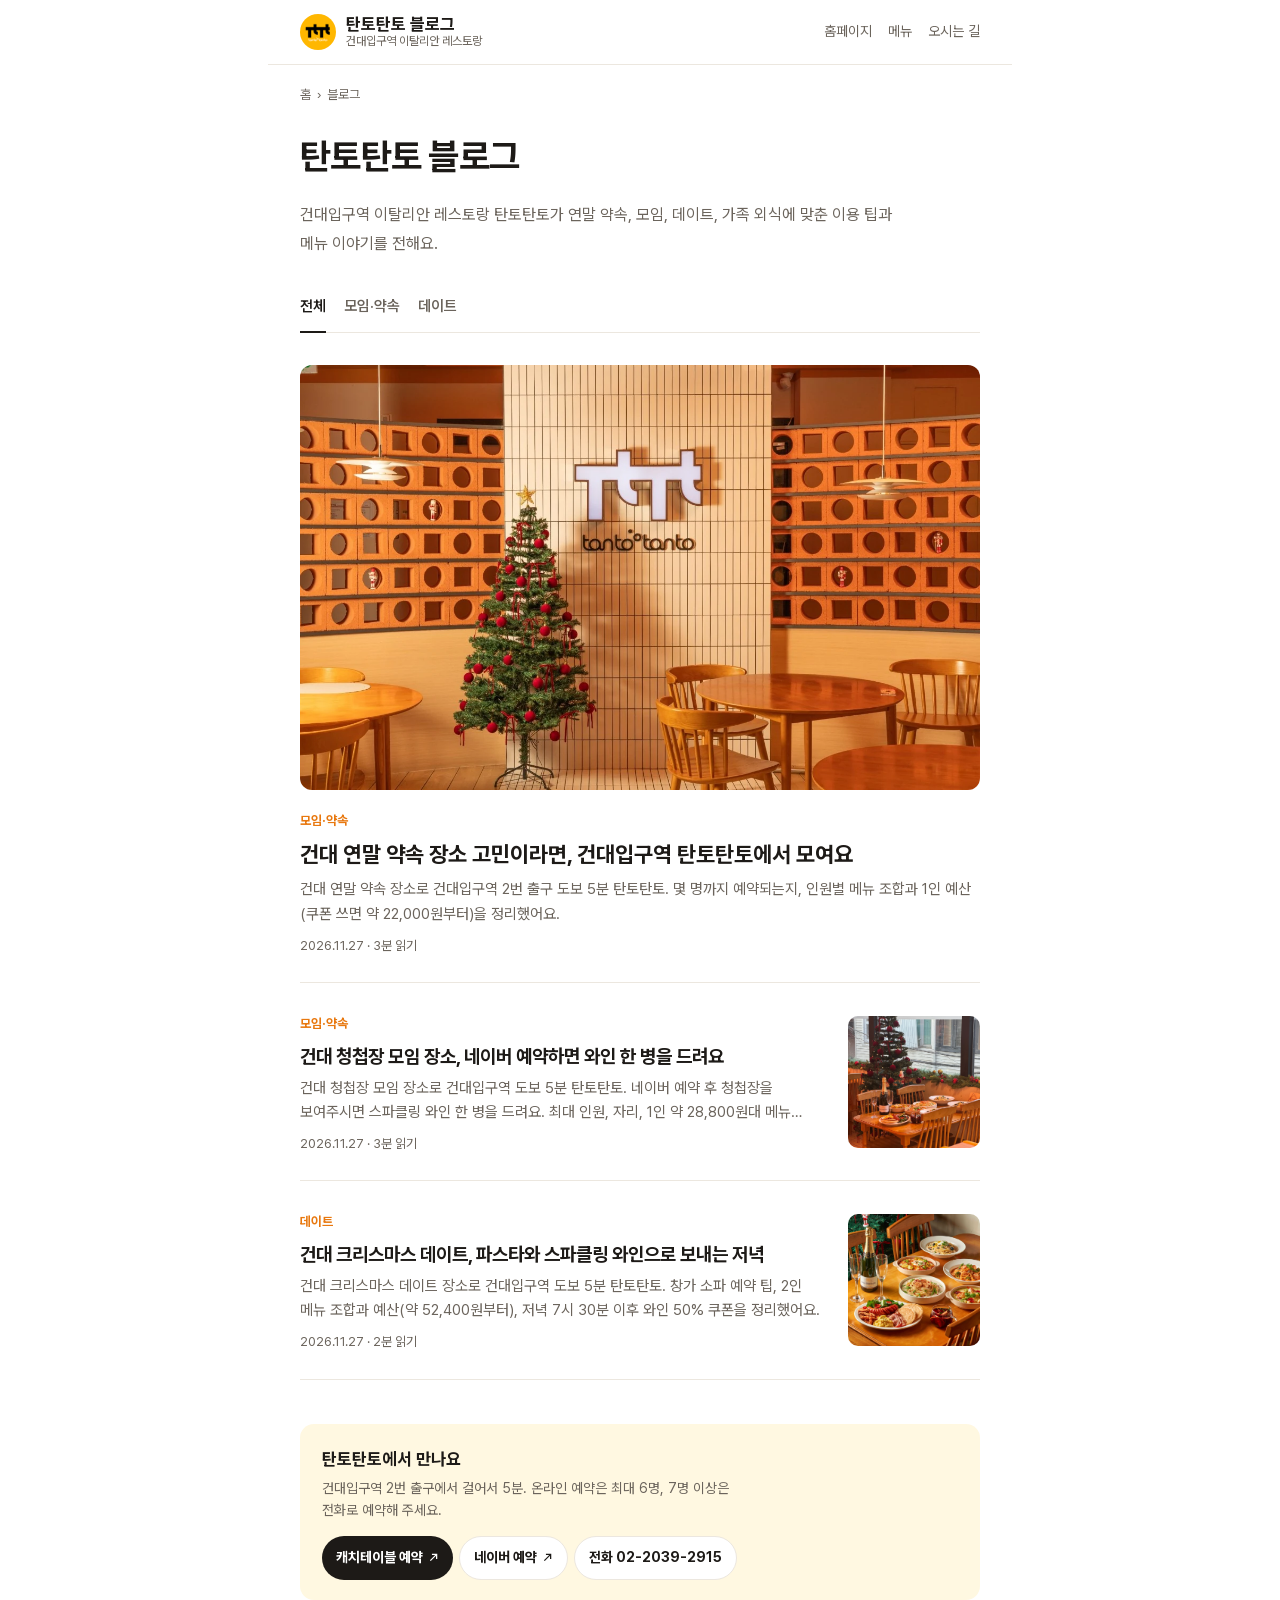
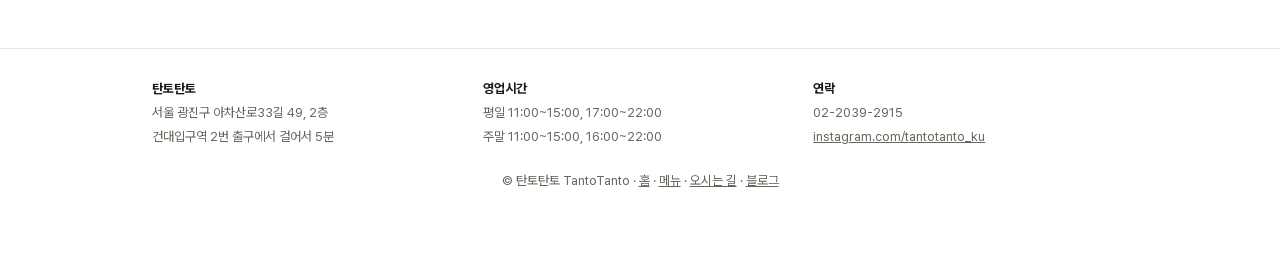
<file: blog/index.html>
<!doctype html>
<html lang="ko">
<head>
<meta charset="utf-8">
<meta name="viewport" content="width=device-width, initial-scale=1">
<meta http-equiv="Content-Security-Policy" content="default-src 'self'; script-src 'self'; style-src 'self' 'unsafe-inline'; img-src 'self' data:; font-src 'self'; connect-src 'self'; object-src 'none'; base-uri 'self'; form-action 'none'">
<meta name="referrer" content="strict-origin-when-cross-origin">
<title>탄토탄토 블로그 | 탄토탄토</title>
<meta name="description" content="건대입구역 이탈리안 레스토랑 탄토탄토가 연말 약속, 모임, 데이트, 가족 외식에 맞춘 이용 팁과 메뉴 이야기를 전해요.">
<meta name="robots" content="index, follow, max-image-preview:large">
<link rel="canonical" href="https://tantotanto.store/blog/">
<link rel="icon" href="/favicon.ico" sizes="48x48">
<link rel="icon" type="image/png" sizes="192x192" href="/icon-192.png">
<link rel="apple-touch-icon" href="/apple-touch-icon.png">
<meta name="theme-color" content="#FFB700">
<meta property="og:type" content="website">
<meta property="og:locale" content="ko_KR">
<meta property="og:site_name" content="탄토탄토">
<meta property="og:title" content="탄토탄토 블로그 | 탄토탄토">
<meta property="og:description" content="건대입구역 이탈리안 레스토랑 탄토탄토가 연말 약속, 모임, 데이트, 가족 외식에 맞춘 이용 팁과 메뉴 이야기를 전해요.">
<meta property="og:url" content="https://tantotanto.store/blog/">
<meta property="og:image" content="https://tantotanto.store/og-image.jpg">
<meta name="twitter:card" content="summary_large_image">
<link rel="alternate" type="application/rss+xml" title="탄토탄토 블로그" href="https://tantotanto.store/blog/feed.xml">
<link rel="stylesheet" href="../fonts/pretendard.css">
<link rel="stylesheet" href="../blog/blog.css">
<script type="application/ld+json">
{
 "@context": "https://schema.org",
 "@graph": [
  {
   "@type": "CollectionPage",
   "name": "탄토탄토 블로그",
   "url": "https://tantotanto.store/blog/",
   "inLanguage": "ko",
   "about": {
    "@id": "https://tantotanto.store/#restaurant"
   },
   "isPartOf": {
    "@type": "WebSite",
    "name": "탄토탄토",
    "url": "https://tantotanto.store/"
   }
  },
  {
   "@type": "BreadcrumbList",
   "itemListElement": [
    {
     "@type": "ListItem",
     "position": 1,
     "name": "홈",
     "item": "https://tantotanto.store/"
    },
    {
     "@type": "ListItem",
     "position": 2,
     "name": "블로그"
    }
   ]
  }
 ]
}
</script>
</head>
<body>
<header class="top"><a class="brand" href="/blog/"><img src="/icon-192.png" alt="" width="36" height="36"><span><b>탄토탄토 블로그</b><small>건대입구역 이탈리안 레스토랑</small></span></a><nav aria-label="주요 메뉴"><a href="/">홈페이지</a><a href="/menu/">메뉴</a><a href="/visit/">오시는 길</a></nav></header>
<main class="wrap narrow"><nav class="crumbs" aria-label="현재 위치"><ol><li><a href="/">홈</a></li><li aria-current="page">블로그</li></ol></nav><header class="phead"><h1>탄토탄토 블로그</h1><p>건대입구역 이탈리안 레스토랑 탄토탄토가 연말 약속, 모임, 데이트, 가족 외식에 맞춘 이용 팁과 메뉴 이야기를 전해요.</p></header><nav class="tabs" aria-label="카테고리"><a href="/blog/" aria-current="page">전체</a><a href="/blog/category/gatherings/">모임·약속</a><a href="/blog/category/date/">데이트</a></nav><a class="feat" href="/blog/konkuk-year-end-party/"><img src="/img/xmas-tree-ttt.webp" alt="ttt 간판이 있는 흰 타일 벽 옆에 빨간 리본 트리가 놓인 탄토탄토 매장" width="1280" height="854" decoding="async"><span class="cat">모임·약속</span><h2>건대 연말 약속 장소 고민이라면, 건대입구역 탄토탄토에서 모여요</h2><p>건대 연말 약속 장소로 건대입구역 2번 출구 도보 5분 탄토탄토. 몇 명까지 예약되는지, 인원별 메뉴 조합과 1인 예산(쿠폰 쓰면 약 22,000원부터)을 정리했어요.</p><time datetime="2026-11-27">2026.11.27 · 3분 읽기</time></a><ul class="cards"><li class="card"><a href="/blog/konkuk-wedding-invitation-dinner/"><div class="ct"><span class="cat">모임·약속</span><h3>건대 청첩장 모임 장소, 네이버 예약하면 와인 한 병을 드려요</h3><p>건대 청첩장 모임 장소로 건대입구역 도보 5분 탄토탄토. 네이버 예약 후 청첩장을 보여주시면 스파클링 와인 한 병을 드려요. 최대 인원, 자리, 1인 약 28,800원대 메뉴 조합을 정리했어요.</p><time datetime="2026-11-27">2026.11.27 · 3분 읽기</time></div><img src="/img/xmas-window-table.webp" alt="창가 트리 앞 원목 테이블에 루이 페드리에 보틀과 와인잔 두 개, 파스타 접시가 차려져 있어요" width="320" height="320" loading="lazy" decoding="async"></a></li><li class="card"><a href="/blog/konkuk-christmas-date/"><div class="ct"><span class="cat">데이트</span><h3>건대 크리스마스 데이트, 파스타와 스파클링 와인으로 보내는 저녁</h3><p>건대 크리스마스 데이트 장소로 건대입구역 도보 5분 탄토탄토. 창가 소파 예약 팁, 2인 메뉴 조합과 예산(약 52,400원부터), 저녁 7시 30분 이후 와인 50% 쿠폰을 정리했어요.</p><time datetime="2026-11-27">2026.11.27 · 2분 읽기</time></div><img src="/img/xmas-table-close.webp" alt="크리스마스 트리 앞 테이블에 루이 페드리에 보틀과 와인잔 두 개, 파스타 여러 접시" width="320" height="320" loading="lazy" decoding="async"></a></li></ul><aside class="cta" aria-label="예약 안내"><div><b>탄토탄토에서 만나요</b><p>건대입구역 2번 출구에서 걸어서 5분. 온라인 예약은 최대 6명, 7명 이상은 전화로 예약해 주세요.</p></div><div class="ctab"><a class="btn" href="https://www.catchtable.net/shop/tantotanto_ku" target="_blank" rel="noopener">캐치테이블 예약 <svg viewBox="0 0 14 14" fill="none" stroke="currentColor" stroke-width="1.6" aria-hidden="true"><path d="M3 11 11 3M5 3h6v6"/></svg></a><a class="btn ghost" href="https://naver.me/5D8tWduC" target="_blank" rel="noopener">네이버 예약 <svg viewBox="0 0 14 14" fill="none" stroke="currentColor" stroke-width="1.6" aria-hidden="true"><path d="M3 11 11 3M5 3h6v6"/></svg></a><a class="btn ghost" href="tel:+82220392915">전화 02-2039-2915</a></div></aside></main>
<footer class="foot"><div class="wrap"><div><b>탄토탄토</b>서울 광진구 아차산로33길 49, 2층<br>건대입구역 2번 출구에서 걸어서 5분</div><div><b>영업시간</b>평일 11:00~15:00, 17:00~22:00<br>주말 11:00~15:00, 16:00~22:00</div><div><b>연락</b>02-2039-2915<br><a href="https://www.instagram.com/tantotanto_ku" target="_blank" rel="noopener">instagram.com/tantotanto_ku</a></div></div><p class="copy">© 탄토탄토 TantoTanto · <a href="/">홈</a> · <a href="/menu/">메뉴</a> · <a href="/visit/">오시는 길</a> · <a href="/blog/">블로그</a></p></footer>
<script src="/blog/blog.js" defer></script>
</body>
</html>
</file>
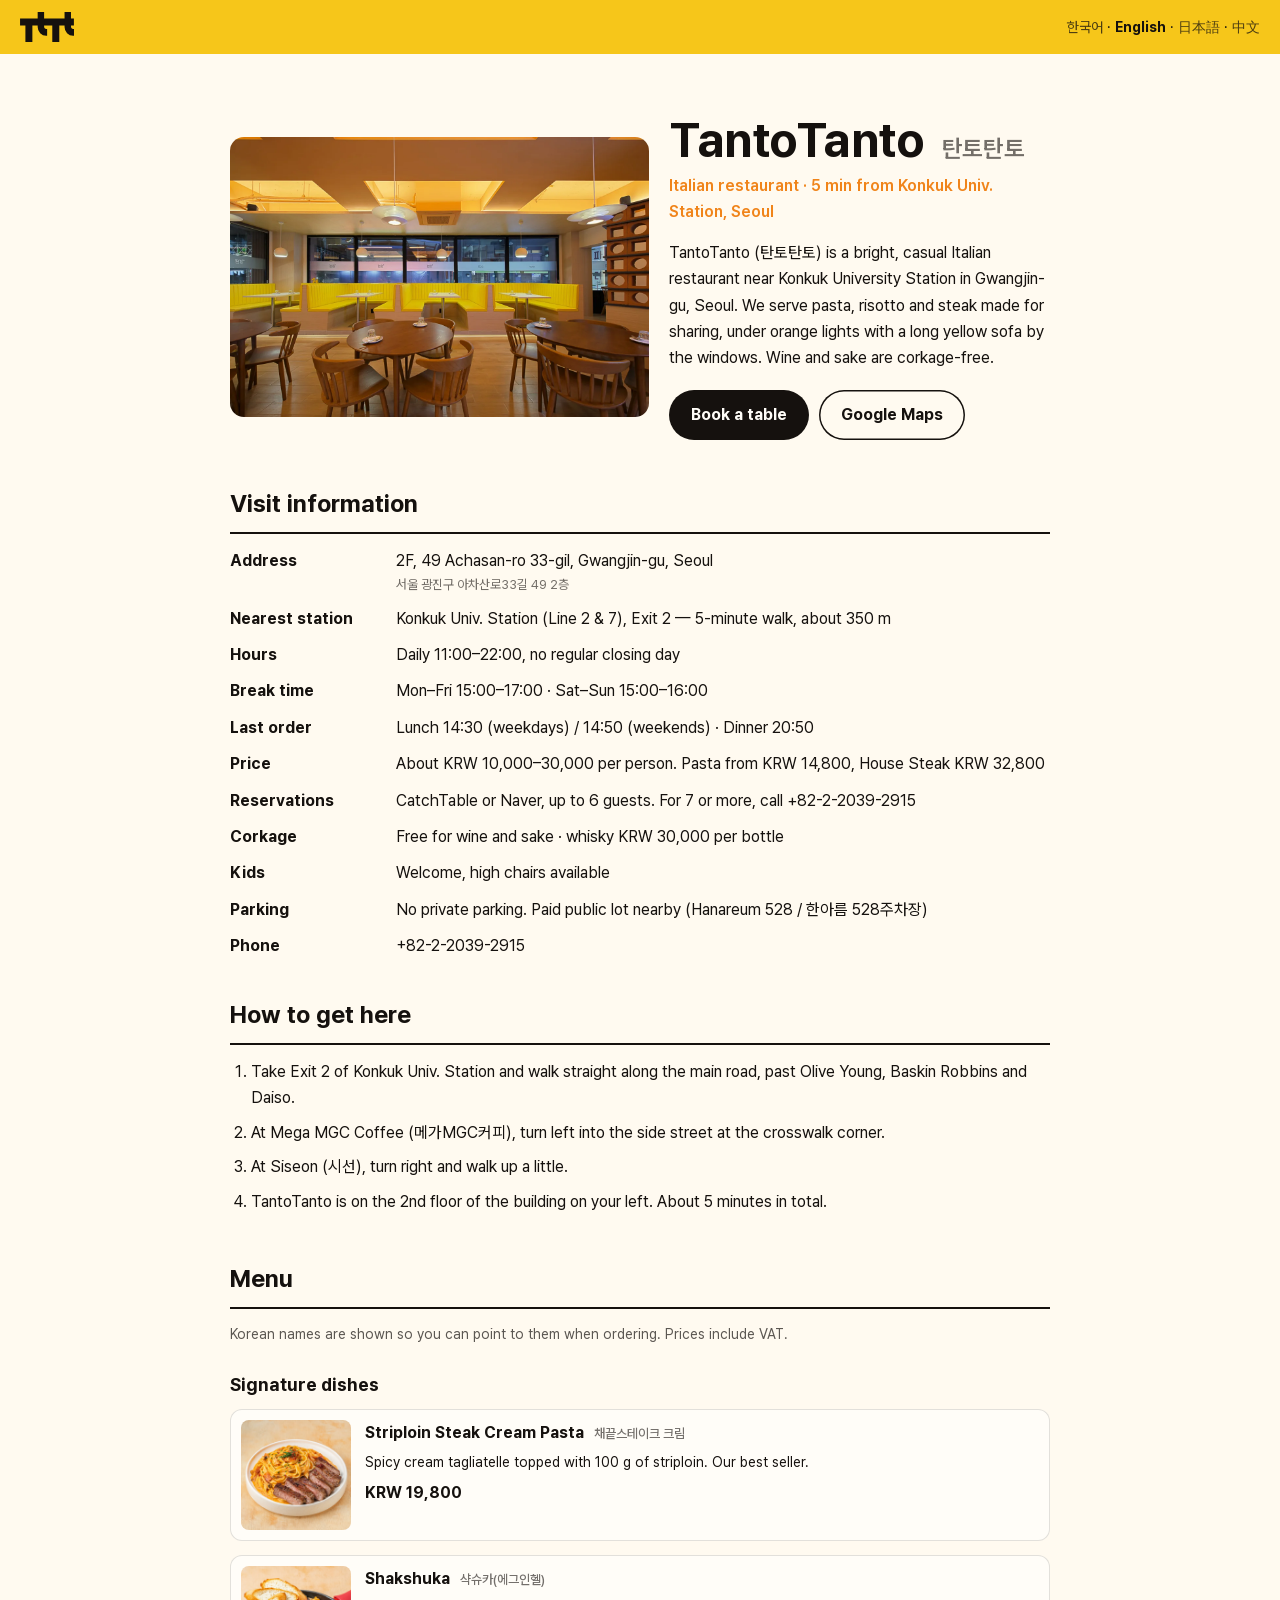
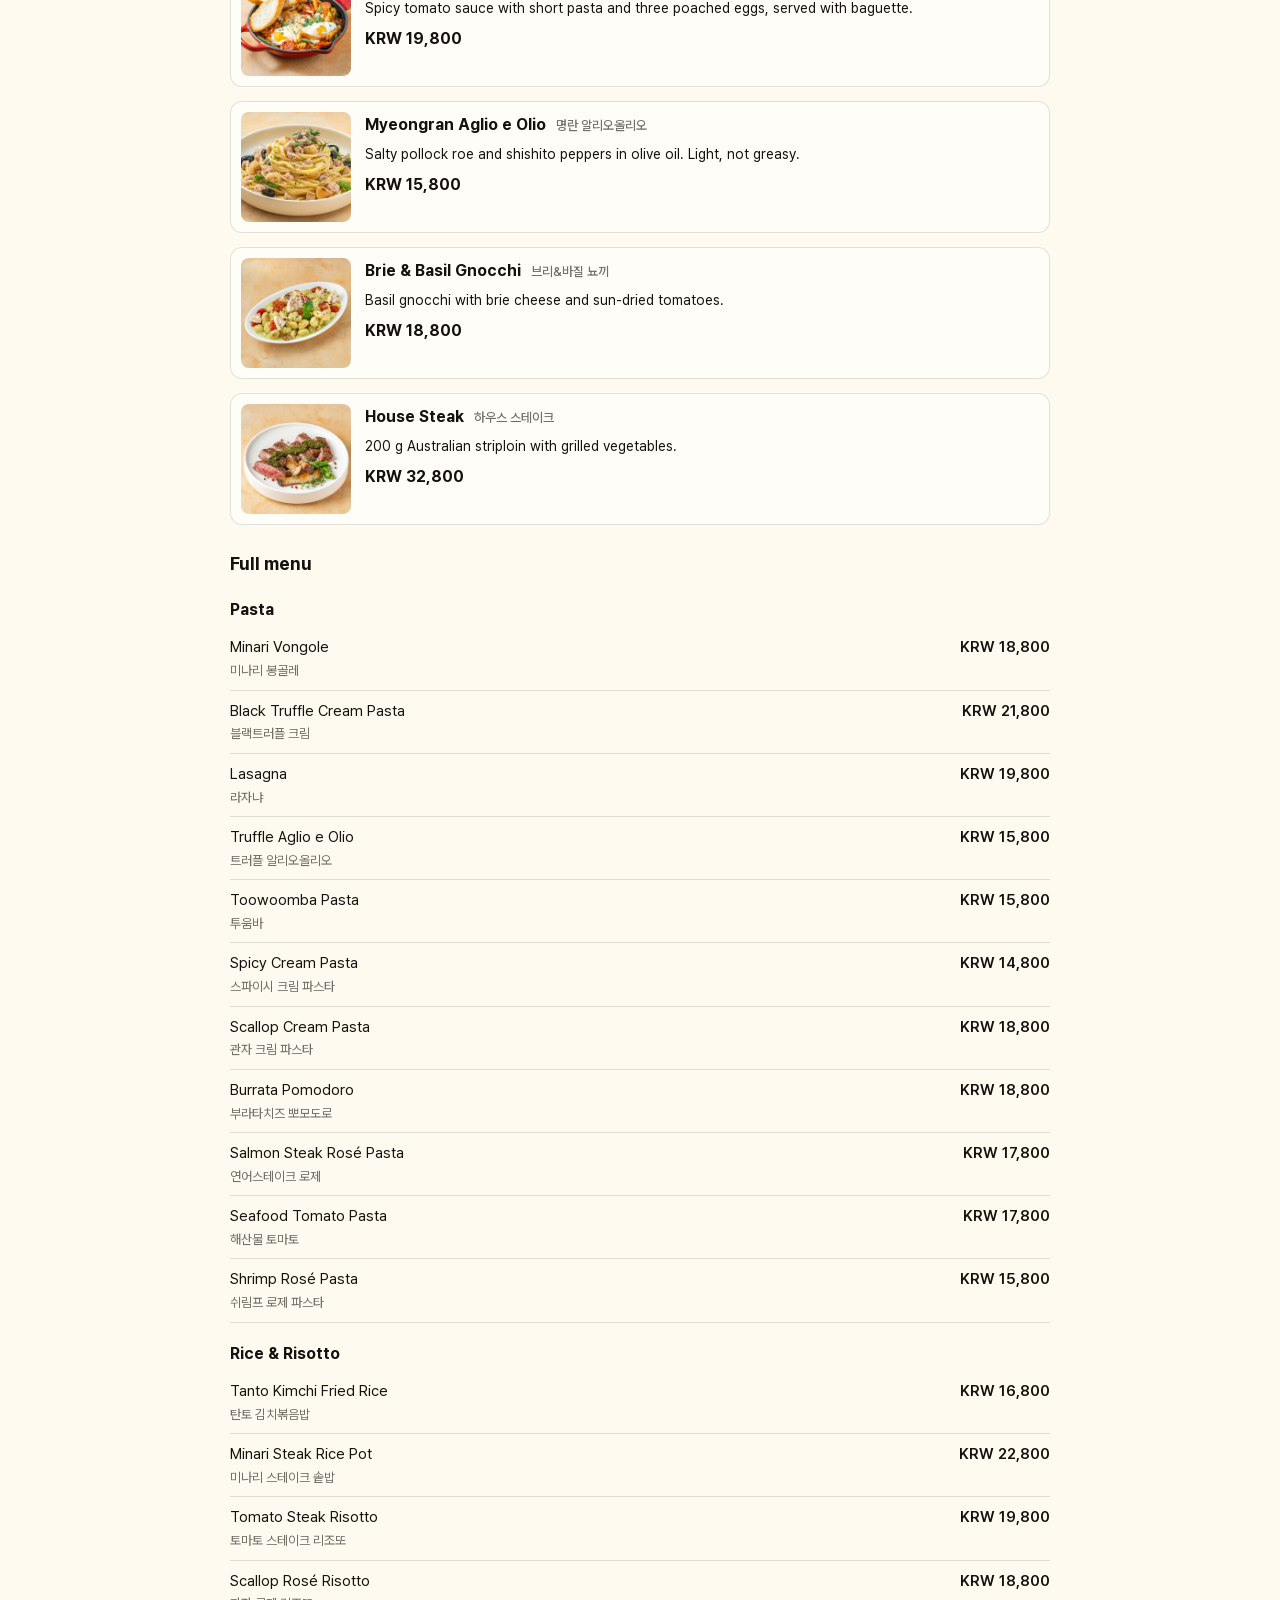
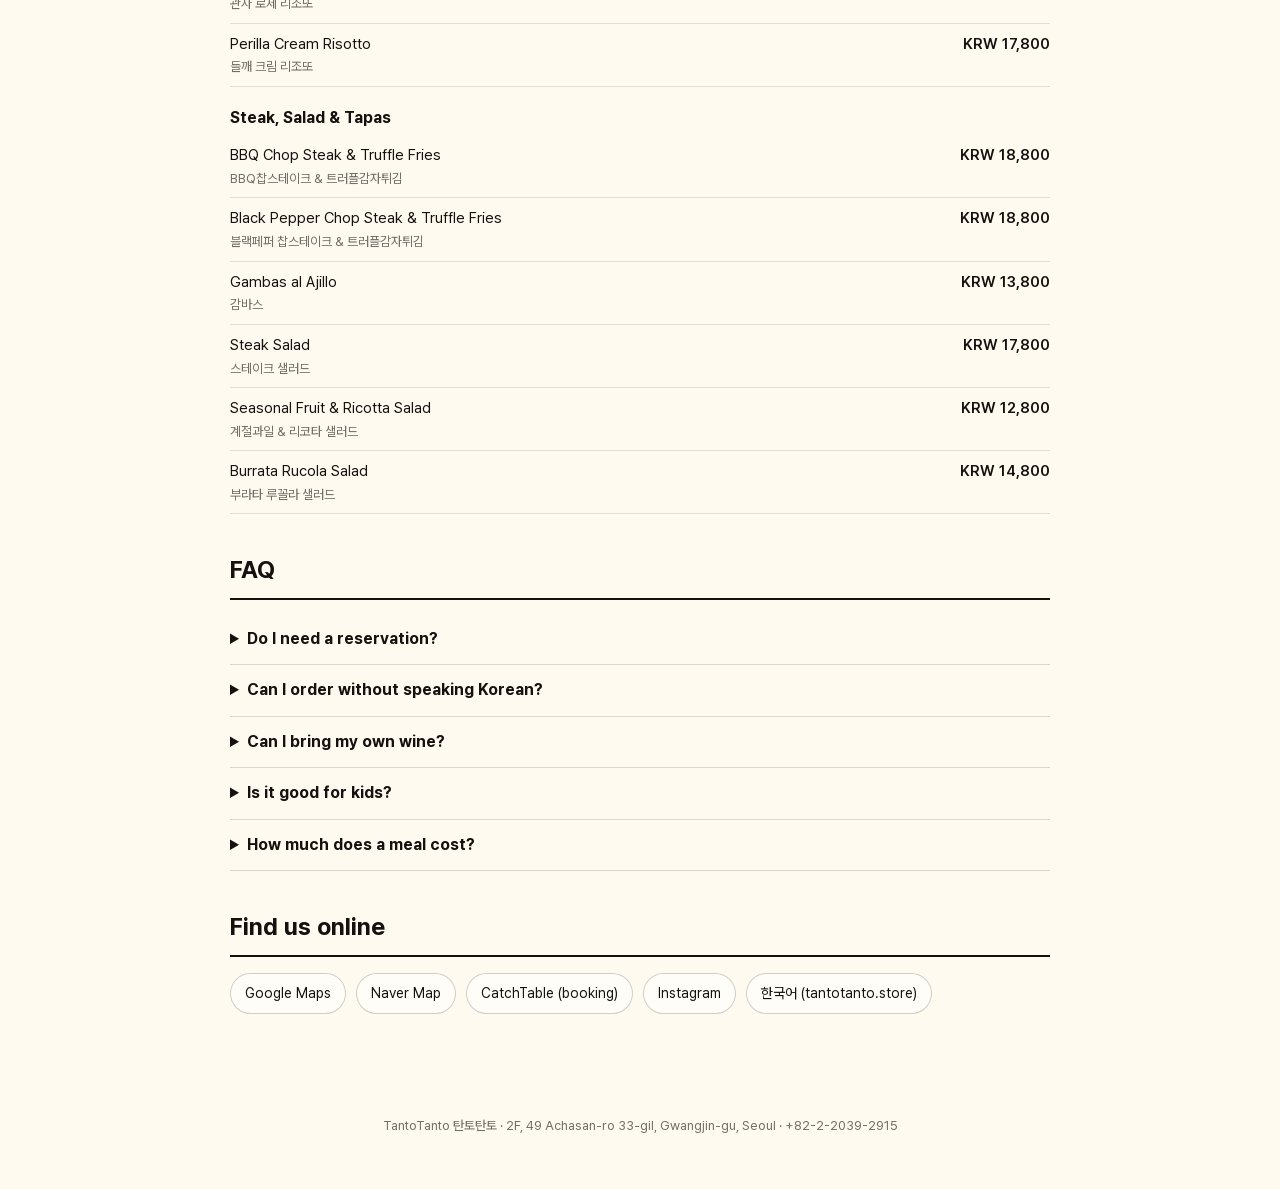
<file: en/index.html>
<!doctype html>
<html lang="en">
<head>
<meta charset="utf-8">
<meta name="viewport" content="width=device-width, initial-scale=1">
<meta http-equiv="Content-Security-Policy" content="default-src 'self'; script-src 'self'; style-src 'self' 'unsafe-inline'; img-src 'self' data:; font-src 'self'; connect-src 'self'; object-src 'none'; base-uri 'self'; form-action 'none'">
<meta name="referrer" content="strict-origin-when-cross-origin">
<title>TantoTanto | Italian Restaurant near Konkuk Univ. Station, Seoul (Pasta & Steak)</title>
<meta name="description" content="TantoTanto (탄토탄토) is an Italian pasta and steak restaurant a 5-minute walk from Exit 2 of Konkuk Univ. Station in Seoul. Open daily 11:00–22:00. Pasta from KRW 14,800, free corkage for wine.">
<meta name="robots" content="index, follow, max-image-preview:large">
<link rel="canonical" href="https://tantotanto.store/en/">
<link rel="alternate" hreflang="ko" href="https://tantotanto.store/">
<link rel="alternate" hreflang="en" href="https://tantotanto.store/en/">
<link rel="alternate" hreflang="ja" href="https://tantotanto.store/ja/">
<link rel="alternate" hreflang="zh-Hans" href="https://tantotanto.store/zh/">
<link rel="alternate" hreflang="x-default" href="https://tantotanto.store/">
<link rel="icon" href="/favicon.ico" sizes="48x48">
<link rel="icon" type="image/png" sizes="192x192" href="/icon-192.png">
<link rel="apple-touch-icon" href="/apple-touch-icon.png">
<meta name="theme-color" content="#FFB700">
<meta property="og:type" content="website">
<meta property="og:locale" content="en_US">
<meta property="og:site_name" content="TantoTanto 탄토탄토">
<meta property="og:title" content="TantoTanto | Italian Restaurant near Konkuk Univ. Station, Seoul (Pasta &amp; Steak)">
<meta property="og:description" content="TantoTanto (탄토탄토) is an Italian pasta and steak restaurant a 5-minute walk from Exit 2 of Konkuk Univ. Station in Seoul. Open daily 11:00–22:00. Pasta from KRW 14,800, free corkage for wine.">
<meta property="og:url" content="https://tantotanto.store/en/">
<meta property="og:image" content="https://tantotanto.store/og-image.jpg">
<meta property="og:image:width" content="1200">
<meta property="og:image:height" content="630">
<meta name="twitter:card" content="summary_large_image">
<link rel="stylesheet" href="../fonts/pretendard.css">
<link rel="stylesheet" href="../intl.css">
<script type="application/ld+json">
{
 "@context": "https://schema.org",
 "@graph": [
  {
   "@type": "Restaurant",
   "@id": "https://tantotanto.store/#restaurant",
   "name": "탄토탄토",
   "alternateName": [
    "TantoTanto",
    "Tanto Tanto",
    "タントタント"
   ],
   "description": "TantoTanto (탄토탄토) is an Italian pasta and steak restaurant a 5-minute walk from Exit 2 of Konkuk Univ. Station in Seoul. Open daily 11:00–22:00. Pasta from KRW 14,800, free corkage for wine.",
   "url": "https://tantotanto.store/",
   "logo": "https://tantotanto.store/icon-512.png",
   "image": [
    "https://tantotanto.store/img/steak-cream-pasta.webp",
    "https://tantotanto.store/img/space-sofa.webp"
   ],
   "telephone": "+82-2-2039-2915",
   "servesCuisine": [
    "Italian",
    "Pasta",
    "Steak"
   ],
   "priceRange": "₩10,000~₩30,000",
   "address": {
    "@type": "PostalAddress",
    "streetAddress": "2F, 49 Achasan-ro 33-gil",
    "addressLocality": "Gwangjin-gu",
    "addressRegion": "Seoul",
    "postalCode": "05016",
    "addressCountry": "KR"
   },
   "menu": "https://tantotanto.store/menu/",
   "acceptsReservations": true,
   "openingHoursSpecification": [
    {
     "@type": "OpeningHoursSpecification",
     "dayOfWeek": [
      "Monday",
      "Tuesday",
      "Wednesday",
      "Thursday",
      "Friday"
     ],
     "opens": "11:00",
     "closes": "15:00"
    },
    {
     "@type": "OpeningHoursSpecification",
     "dayOfWeek": [
      "Monday",
      "Tuesday",
      "Wednesday",
      "Thursday",
      "Friday"
     ],
     "opens": "17:00",
     "closes": "22:00"
    },
    {
     "@type": "OpeningHoursSpecification",
     "dayOfWeek": [
      "Saturday",
      "Sunday"
     ],
     "opens": "11:00",
     "closes": "15:00"
    },
    {
     "@type": "OpeningHoursSpecification",
     "dayOfWeek": [
      "Saturday",
      "Sunday"
     ],
     "opens": "16:00",
     "closes": "22:00"
    }
   ],
   "sameAs": [
    "https://www.instagram.com/tantotanto_ku",
    "https://www.catchtable.net/shop/tantotanto_ku",
    "https://naver.me/5D8tWduC"
   ]
  },
  {
   "@type": "WebPage",
   "url": "https://tantotanto.store/en/",
   "name": "TantoTanto | Italian Restaurant near Konkuk Univ. Station, Seoul (Pasta & Steak)",
   "inLanguage": "en",
   "about": {
    "@id": "https://tantotanto.store/#restaurant"
   },
   "dateModified": "2026-11-26",
   "primaryImageOfPage": {
    "@type": "ImageObject",
    "url": "https://tantotanto.store/img/steak-cream-pasta.webp",
    "width": 960,
    "height": 960
   }
  },
  {
   "@type": "FAQPage",
   "inLanguage": "en",
   "mainEntity": [
    {
     "@type": "Question",
     "name": "Do I need a reservation?",
     "acceptedAnswer": {
      "@type": "Answer",
      "text": "Walk-ins are welcome, but weekend evenings fill up. Book on CatchTable or Naver for up to 6 guests, or call +82-2-2039-2915 for 7 or more."
     }
    },
    {
     "@type": "Question",
     "name": "Can I order without speaking Korean?",
     "acceptedAnswer": {
      "@type": "Answer",
      "text": "Yes. Every dish on this page is listed with its Korean name, so you can show it to our staff."
     }
    },
    {
     "@type": "Question",
     "name": "Can I bring my own wine?",
     "acceptedAnswer": {
      "@type": "Answer",
      "text": "Yes. Corkage is free for wine and sake. Whisky is KRW 30,000 per bottle."
     }
    },
    {
     "@type": "Question",
     "name": "Is it good for kids?",
     "acceptedAnswer": {
      "@type": "Answer",
      "text": "Yes. Kids are welcome and we have high chairs."
     }
    },
    {
     "@type": "Question",
     "name": "How much does a meal cost?",
     "acceptedAnswer": {
      "@type": "Answer",
      "text": "Most guests spend KRW 10,000–30,000 per person. Pasta starts at KRW 14,800 and the House Steak is KRW 32,800."
     }
    }
   ]
  }
 ]
}
</script>
</head>
<body>
<header class="top"><a class="home" href="../" aria-label="TantoTanto"><svg class="mk" viewBox="0 0 1109 621" aria-hidden="true"><path d="M1 131H1107V276H807V620H663V276H254V620H111V276H1Z"/><path d="M363 0H495V294.5A47.5 54 0 0 0 542.5 348.5H557V488H539A176 178 0 0 1 363 310Z"/><path transform="translate(552 0)" d="M363 0H495V294.5A47.5 54 0 0 0 542.5 348.5H557V488H539A176 178 0 0 1 363 310Z"/></svg></a><nav class="sw"><a href="../" lang="ko" hreflang="ko">한국어</a> · <b>English</b> · <a href="../ja/" lang="ja" hreflang="ja">日本語</a> · <a href="../zh/" lang="zh-Hans" hreflang="zh-Hans">中文</a></nav></header>
<main>
<section class="hero">
<img src="../img/space-sofa.webp" alt="TantoTanto dining room" width="1280" height="854">
<div class="hc"><h1>TantoTanto <span lang="ko">탄토탄토</span></h1><p class="sub">Italian restaurant · 5 min from Konkuk Univ. Station, Seoul</p>
<p class="lead">TantoTanto (탄토탄토) is a bright, casual Italian restaurant near Konkuk University Station in Gwangjin-gu, Seoul. We serve pasta, risotto and steak made for sharing, under orange lights with a long yellow sofa by the windows. Wine and sake are corkage-free.</p>
<div class="cta"><a class="btn" href="https://www.catchtable.net/shop/tantotanto_ku" target="_blank" rel="noopener">Book a table</a><a class="btn ghost" href="https://www.google.com/maps/place/?q=place_id:ChIJ1ZfJBdClfDURNxgI5aD3f-I" target="_blank" rel="noopener">Google Maps</a></div></div>
</section>
<section><h2>Visit information</h2><dl class="facts"><dt>Address</dt><dd>2F, 49 Achasan-ro 33-gil, Gwangjin-gu, Seoul<br><span class="ko">서울 광진구 아차산로33길 49 2층</span></dd><dt>Nearest station</dt><dd>Konkuk Univ. Station (Line 2 & 7), Exit 2 — 5-minute walk, about 350 m</dd><dt>Hours</dt><dd>Daily 11:00–22:00, no regular closing day</dd><dt>Break time</dt><dd>Mon–Fri 15:00–17:00 · Sat–Sun 15:00–16:00</dd><dt>Last order</dt><dd>Lunch 14:30 (weekdays) / 14:50 (weekends) · Dinner 20:50</dd><dt>Price</dt><dd>About KRW 10,000–30,000 per person. Pasta from KRW 14,800, House Steak KRW 32,800</dd><dt>Reservations</dt><dd>CatchTable or Naver, up to 6 guests. For 7 or more, call +82-2-2039-2915</dd><dt>Corkage</dt><dd>Free for wine and sake · whisky KRW 30,000 per bottle</dd><dt>Kids</dt><dd>Welcome, high chairs available</dd><dt>Parking</dt><dd>No private parking. Paid public lot nearby (Hanareum 528 / 한아름 528주차장)</dd><dt>Phone</dt><dd>+82-2-2039-2915</dd></dl></section>
<section><h2>How to get here</h2><ol class="way"><li>Take Exit 2 of Konkuk Univ. Station and walk straight along the main road, past Olive Young, Baskin Robbins and Daiso.</li><li>At Mega MGC Coffee (메가MGC커피), turn left into the side street at the crosswalk corner.</li><li>At Siseon (시선), turn right and walk up a little.</li><li>TantoTanto is on the 2nd floor of the building on your left. About 5 minutes in total.</li></ol></section>
<section><h2>Menu</h2><p class="note">Korean names are shown so you can point to them when ordering. Prices include VAT.</p><h3>Signature dishes</h3><ul class="sig"><li><img src="../img/steak-cream-pasta.webp" alt="Striploin Steak Cream Pasta" width="480" height="480" loading="lazy"><div><h4>Striploin Steak Cream Pasta <span class="ko" lang="ko">채끝스테이크 크림</span></h4><p>Spicy cream tagliatelle topped with 100 g of striploin. Our best seller.</p><b>KRW 19,800</b></div></li><li><img src="../img/shakshuka.webp" alt="Shakshuka" width="480" height="480" loading="lazy"><div><h4>Shakshuka <span class="ko" lang="ko">샥슈카(에그인헬)</span></h4><p>Spicy tomato sauce with short pasta and three poached eggs, served with baguette.</p><b>KRW 19,800</b></div></li><li><img src="../img/myeongran-aglio-olio.webp" alt="Myeongran Aglio e Olio" width="480" height="480" loading="lazy"><div><h4>Myeongran Aglio e Olio <span class="ko" lang="ko">명란 알리오올리오</span></h4><p>Salty pollock roe and shishito peppers in olive oil. Light, not greasy.</p><b>KRW 15,800</b></div></li><li><img src="../img/brie-basil-gnocchi.webp" alt="Brie &amp; Basil Gnocchi" width="480" height="480" loading="lazy"><div><h4>Brie &amp; Basil Gnocchi <span class="ko" lang="ko">브리&바질 뇨끼</span></h4><p>Basil gnocchi with brie cheese and sun-dried tomatoes.</p><b>KRW 18,800</b></div></li><li><img src="../img/house-steak.webp" alt="House Steak" width="480" height="480" loading="lazy"><div><h4>House Steak <span class="ko" lang="ko">하우스 스테이크</span></h4><p>200 g Australian striploin with grilled vegetables.</p><b>KRW 32,800</b></div></li></ul><h3>Full menu</h3><div class="full"><h4>Pasta</h4><table><tr><td>Minari Vongole<span class="ko" lang="ko">미나리 봉골레</span></td><td>KRW 18,800</td></tr><tr><td>Black Truffle Cream Pasta<span class="ko" lang="ko">블랙트러플 크림</span></td><td>KRW 21,800</td></tr><tr><td>Lasagna<span class="ko" lang="ko">라자냐</span></td><td>KRW 19,800</td></tr><tr><td>Truffle Aglio e Olio<span class="ko" lang="ko">트러플 알리오올리오</span></td><td>KRW 15,800</td></tr><tr><td>Toowoomba Pasta<span class="ko" lang="ko">투움바</span></td><td>KRW 15,800</td></tr><tr><td>Spicy Cream Pasta<span class="ko" lang="ko">스파이시 크림 파스타</span></td><td>KRW 14,800</td></tr><tr><td>Scallop Cream Pasta<span class="ko" lang="ko">관자 크림 파스타</span></td><td>KRW 18,800</td></tr><tr><td>Burrata Pomodoro<span class="ko" lang="ko">부라타치즈 뽀모도로</span></td><td>KRW 18,800</td></tr><tr><td>Salmon Steak Rosé Pasta<span class="ko" lang="ko">연어스테이크 로제</span></td><td>KRW 17,800</td></tr><tr><td>Seafood Tomato Pasta<span class="ko" lang="ko">해산물 토마토</span></td><td>KRW 17,800</td></tr><tr><td>Shrimp Rosé Pasta<span class="ko" lang="ko">쉬림프 로제 파스타</span></td><td>KRW 15,800</td></tr></table><h4>Rice & Risotto</h4><table><tr><td>Tanto Kimchi Fried Rice<span class="ko" lang="ko">탄토 김치볶음밥</span></td><td>KRW 16,800</td></tr><tr><td>Minari Steak Rice Pot<span class="ko" lang="ko">미나리 스테이크 솥밥</span></td><td>KRW 22,800</td></tr><tr><td>Tomato Steak Risotto<span class="ko" lang="ko">토마토 스테이크 리조또</span></td><td>KRW 19,800</td></tr><tr><td>Scallop Rosé Risotto<span class="ko" lang="ko">관자 로제 리조또</span></td><td>KRW 18,800</td></tr><tr><td>Perilla Cream Risotto<span class="ko" lang="ko">들깨 크림 리조또</span></td><td>KRW 17,800</td></tr></table><h4>Steak, Salad & Tapas</h4><table><tr><td>BBQ Chop Steak &amp; Truffle Fries<span class="ko" lang="ko">BBQ찹스테이크 & 트러플감자튀김</span></td><td>KRW 18,800</td></tr><tr><td>Black Pepper Chop Steak &amp; Truffle Fries<span class="ko" lang="ko">블랙페퍼 찹스테이크 & 트러플감자튀김</span></td><td>KRW 18,800</td></tr><tr><td>Gambas al Ajillo<span class="ko" lang="ko">감바스</span></td><td>KRW 13,800</td></tr><tr><td>Steak Salad<span class="ko" lang="ko">스테이크 샐러드</span></td><td>KRW 17,800</td></tr><tr><td>Seasonal Fruit &amp; Ricotta Salad<span class="ko" lang="ko">계절과일 & 리코타 샐러드</span></td><td>KRW 12,800</td></tr><tr><td>Burrata Rucola Salad<span class="ko" lang="ko">부라타 루꼴라 샐러드</span></td><td>KRW 14,800</td></tr></table></div></section>
<section><h2>FAQ</h2><details><summary>Do I need a reservation?</summary><p>Walk-ins are welcome, but weekend evenings fill up. Book on CatchTable or Naver for up to 6 guests, or call +82-2-2039-2915 for 7 or more.</p></details><details><summary>Can I order without speaking Korean?</summary><p>Yes. Every dish on this page is listed with its Korean name, so you can show it to our staff.</p></details><details><summary>Can I bring my own wine?</summary><p>Yes. Corkage is free for wine and sake. Whisky is KRW 30,000 per bottle.</p></details><details><summary>Is it good for kids?</summary><p>Yes. Kids are welcome and we have high chairs.</p></details><details><summary>How much does a meal cost?</summary><p>Most guests spend KRW 10,000–30,000 per person. Pasta starts at KRW 14,800 and the House Steak is KRW 32,800.</p></details></section>
<section><h2>Find us online</h2><p class="links"><a href="https://www.google.com/maps/place/?q=place_id:ChIJ1ZfJBdClfDURNxgI5aD3f-I" target="_blank" rel="noopener">Google Maps</a><a href="https://map.naver.com/p/search/%ED%83%84%ED%86%A0%ED%83%84%ED%86%A0%20%EA%B1%B4%EB%8C%80" target="_blank" rel="noopener">Naver Map</a><a href="https://www.catchtable.net/shop/tantotanto_ku" target="_blank" rel="noopener">CatchTable (booking)</a><a href="https://www.instagram.com/tantotanto_ku" target="_blank" rel="noopener">Instagram</a><a href="../">한국어 (tantotanto.store)</a></p></section>
</main>
<footer><p>TantoTanto 탄토탄토 · 2F, 49 Achasan-ro 33-gil, Gwangjin-gu, Seoul · +82-2-2039-2915</p></footer>
</body>
</html>
</file>
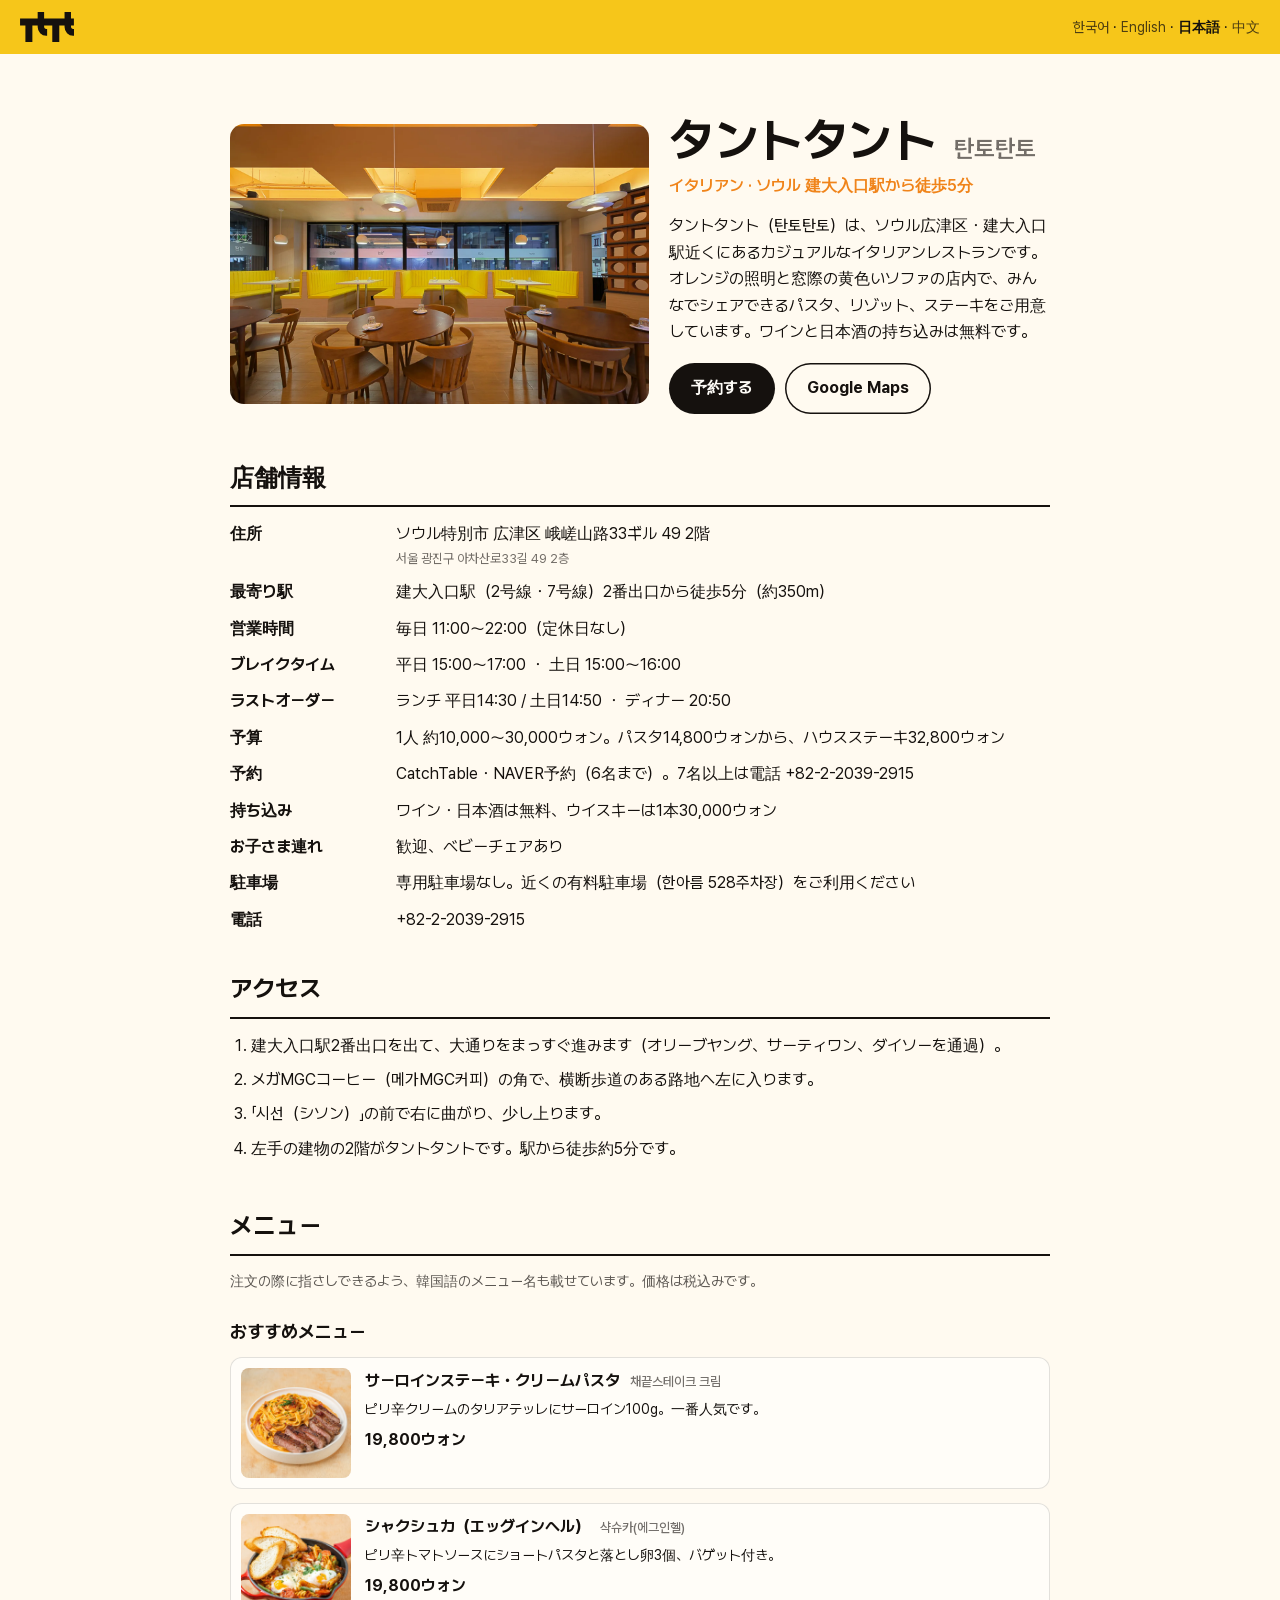
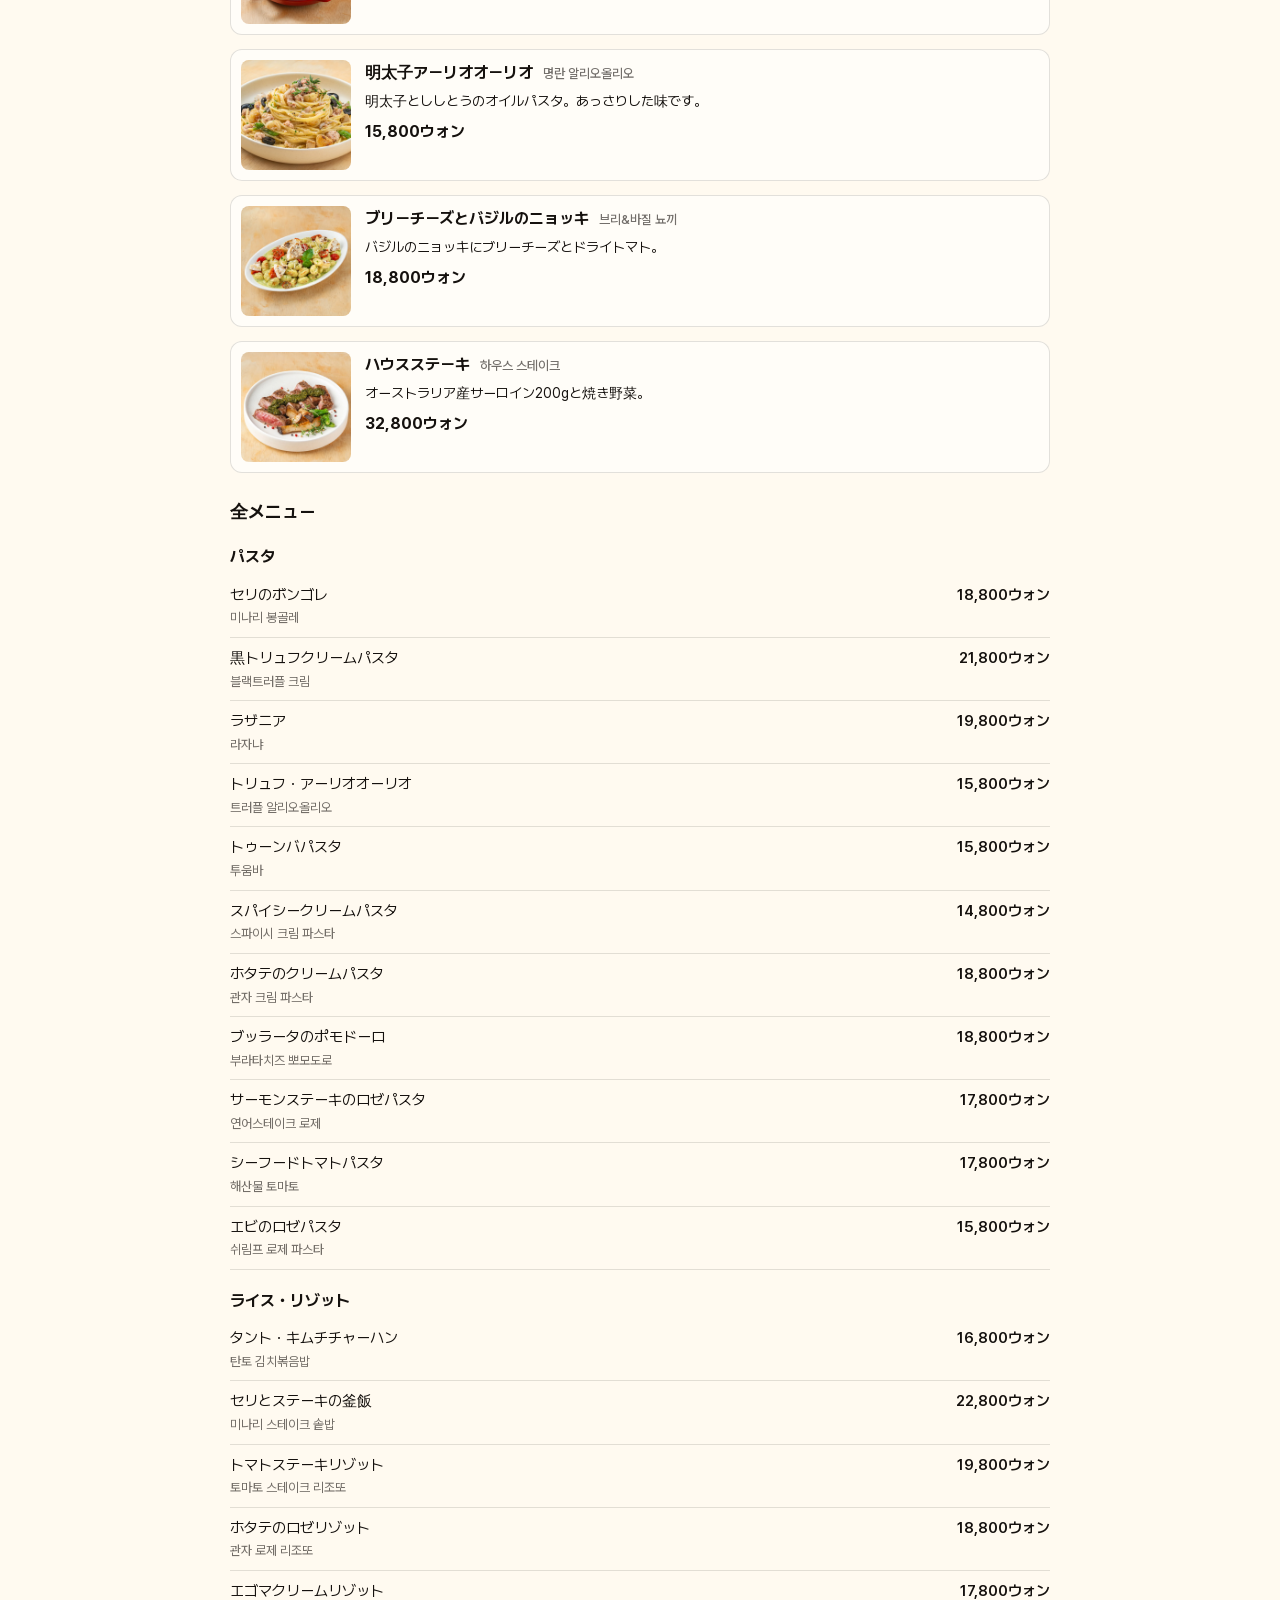
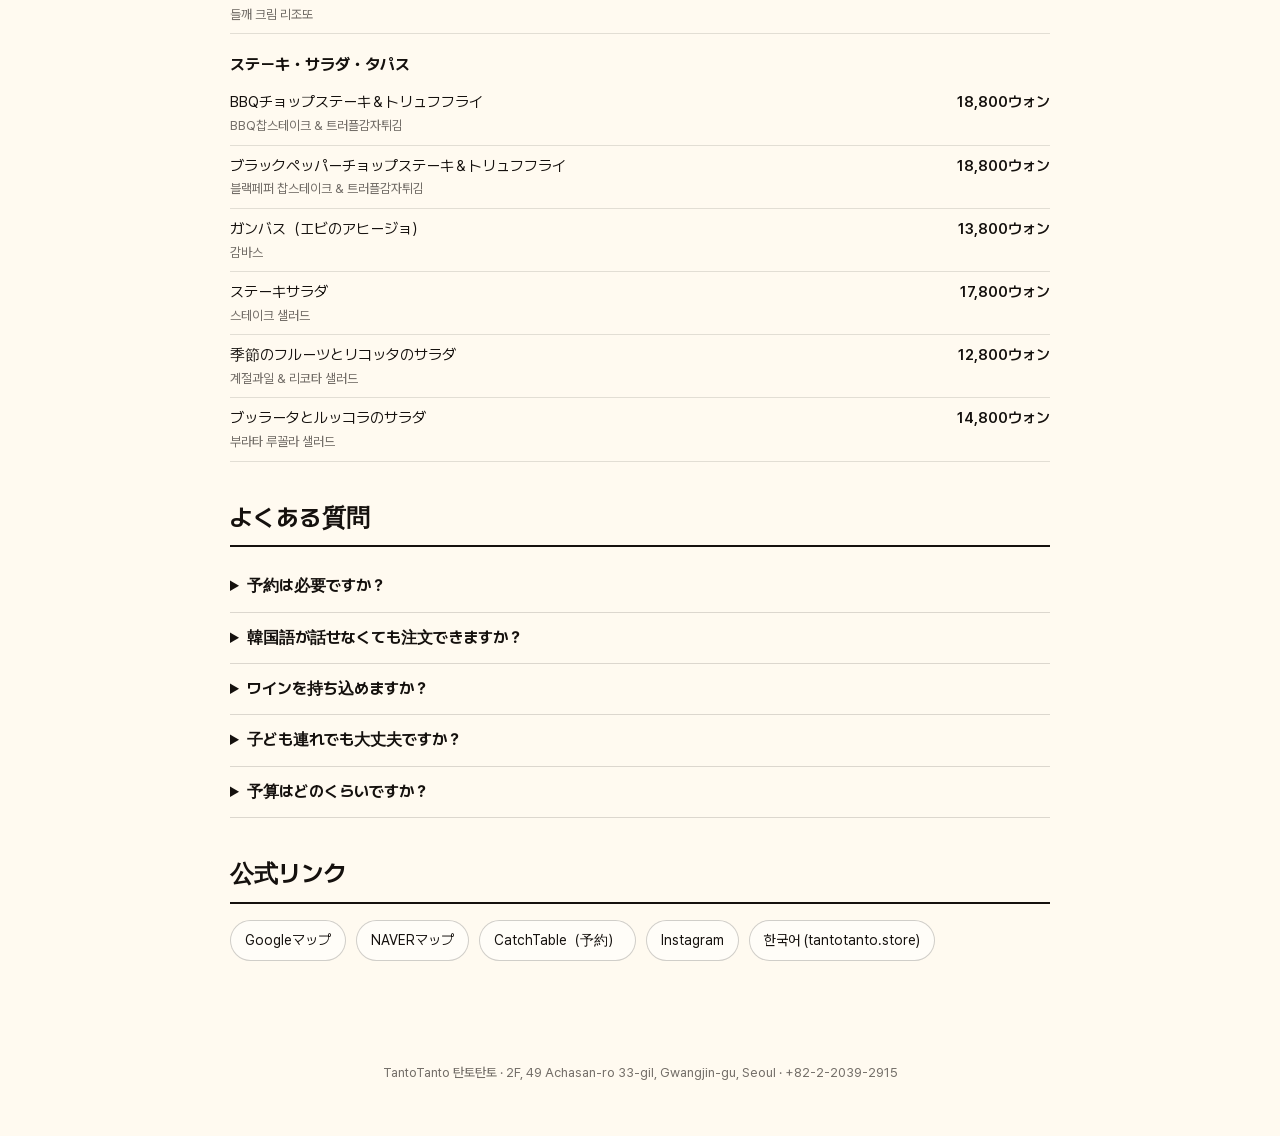
<file: ja/index.html>
<!doctype html>
<html lang="ja">
<head>
<meta charset="utf-8">
<meta name="viewport" content="width=device-width, initial-scale=1">
<meta http-equiv="Content-Security-Policy" content="default-src 'self'; script-src 'self'; style-src 'self' 'unsafe-inline'; img-src 'self' data:; font-src 'self'; connect-src 'self'; object-src 'none'; base-uri 'self'; form-action 'none'">
<meta name="referrer" content="strict-origin-when-cross-origin">
<title>タントタント（탄토탄토）| 建大入口駅のイタリアン パスタ・ステーキ｜ソウル</title>
<meta name="description" content="ソウル・建大入口駅2番出口から徒歩5分のイタリアンレストラン「タントタント（탄토탄토）」。毎日11:00〜22:00営業。パスタ14,800ウォンから、ワインの持ち込み無料。">
<meta name="robots" content="index, follow, max-image-preview:large">
<link rel="canonical" href="https://tantotanto.store/ja/">
<link rel="alternate" hreflang="ko" href="https://tantotanto.store/">
<link rel="alternate" hreflang="en" href="https://tantotanto.store/en/">
<link rel="alternate" hreflang="ja" href="https://tantotanto.store/ja/">
<link rel="alternate" hreflang="zh-Hans" href="https://tantotanto.store/zh/">
<link rel="alternate" hreflang="x-default" href="https://tantotanto.store/">
<link rel="icon" href="/favicon.ico" sizes="48x48">
<link rel="icon" type="image/png" sizes="192x192" href="/icon-192.png">
<link rel="apple-touch-icon" href="/apple-touch-icon.png">
<meta name="theme-color" content="#FFB700">
<meta property="og:type" content="website">
<meta property="og:locale" content="ja_JP">
<meta property="og:site_name" content="TantoTanto 탄토탄토">
<meta property="og:title" content="タントタント（탄토탄토）| 建大入口駅のイタリアン パスタ・ステーキ｜ソウル">
<meta property="og:description" content="ソウル・建大入口駅2番出口から徒歩5分のイタリアンレストラン「タントタント（탄토탄토）」。毎日11:00〜22:00営業。パスタ14,800ウォンから、ワインの持ち込み無料。">
<meta property="og:url" content="https://tantotanto.store/ja/">
<meta property="og:image" content="https://tantotanto.store/og-image.jpg">
<meta property="og:image:width" content="1200">
<meta property="og:image:height" content="630">
<meta name="twitter:card" content="summary_large_image">
<link rel="stylesheet" href="../fonts/pretendard.css">
<link rel="stylesheet" href="../intl.css">
<script type="application/ld+json">
{
 "@context": "https://schema.org",
 "@graph": [
  {
   "@type": "Restaurant",
   "@id": "https://tantotanto.store/#restaurant",
   "name": "탄토탄토",
   "alternateName": [
    "TantoTanto",
    "Tanto Tanto",
    "タントタント"
   ],
   "description": "ソウル・建大入口駅2番出口から徒歩5分のイタリアンレストラン「タントタント（탄토탄토）」。毎日11:00〜22:00営業。パスタ14,800ウォンから、ワインの持ち込み無料。",
   "url": "https://tantotanto.store/",
   "logo": "https://tantotanto.store/icon-512.png",
   "image": [
    "https://tantotanto.store/img/steak-cream-pasta.webp",
    "https://tantotanto.store/img/space-sofa.webp"
   ],
   "telephone": "+82-2-2039-2915",
   "servesCuisine": [
    "Italian",
    "Pasta",
    "Steak"
   ],
   "priceRange": "₩10,000~₩30,000",
   "address": {
    "@type": "PostalAddress",
    "streetAddress": "2F, 49 Achasan-ro 33-gil",
    "addressLocality": "Gwangjin-gu",
    "addressRegion": "Seoul",
    "postalCode": "05016",
    "addressCountry": "KR"
   },
   "menu": "https://tantotanto.store/menu/",
   "acceptsReservations": true,
   "openingHoursSpecification": [
    {
     "@type": "OpeningHoursSpecification",
     "dayOfWeek": [
      "Monday",
      "Tuesday",
      "Wednesday",
      "Thursday",
      "Friday"
     ],
     "opens": "11:00",
     "closes": "15:00"
    },
    {
     "@type": "OpeningHoursSpecification",
     "dayOfWeek": [
      "Monday",
      "Tuesday",
      "Wednesday",
      "Thursday",
      "Friday"
     ],
     "opens": "17:00",
     "closes": "22:00"
    },
    {
     "@type": "OpeningHoursSpecification",
     "dayOfWeek": [
      "Saturday",
      "Sunday"
     ],
     "opens": "11:00",
     "closes": "15:00"
    },
    {
     "@type": "OpeningHoursSpecification",
     "dayOfWeek": [
      "Saturday",
      "Sunday"
     ],
     "opens": "16:00",
     "closes": "22:00"
    }
   ],
   "sameAs": [
    "https://www.instagram.com/tantotanto_ku",
    "https://www.catchtable.net/shop/tantotanto_ku",
    "https://naver.me/5D8tWduC"
   ]
  },
  {
   "@type": "WebPage",
   "url": "https://tantotanto.store/ja/",
   "name": "タントタント（탄토탄토）| 建大入口駅のイタリアン パスタ・ステーキ｜ソウル",
   "inLanguage": "ja",
   "about": {
    "@id": "https://tantotanto.store/#restaurant"
   },
   "dateModified": "2026-11-26",
   "primaryImageOfPage": {
    "@type": "ImageObject",
    "url": "https://tantotanto.store/img/steak-cream-pasta.webp",
    "width": 960,
    "height": 960
   }
  },
  {
   "@type": "FAQPage",
   "inLanguage": "ja",
   "mainEntity": [
    {
     "@type": "Question",
     "name": "予約は必要ですか？",
     "acceptedAnswer": {
      "@type": "Answer",
      "text": "予約なしでも入店できますが、週末の夜は混み合います。CatchTableまたはNAVER予約で6名まで予約できます。7名以上はお電話ください。"
     }
    },
    {
     "@type": "Question",
     "name": "韓国語が話せなくても注文できますか？",
     "acceptedAnswer": {
      "@type": "Answer",
      "text": "はい。このページのメニューには韓国語名も載っているので、スタッフに見せて注文できます。"
     }
    },
    {
     "@type": "Question",
     "name": "ワインを持ち込めますか？",
     "acceptedAnswer": {
      "@type": "Answer",
      "text": "はい。ワインと日本酒は持ち込み無料です。ウイスキーは1本30,000ウォンです。"
     }
    },
    {
     "@type": "Question",
     "name": "子ども連れでも大丈夫ですか？",
     "acceptedAnswer": {
      "@type": "Answer",
      "text": "はい。お子さま歓迎で、ベビーチェアもあります。"
     }
    },
    {
     "@type": "Question",
     "name": "予算はどのくらいですか？",
     "acceptedAnswer": {
      "@type": "Answer",
      "text": "1人あたり約10,000〜30,000ウォンです。パスタは14,800ウォンから、ハウスステーキは32,800ウォンです。"
     }
    }
   ]
  }
 ]
}
</script>
</head>
<body>
<header class="top"><a class="home" href="../" aria-label="TantoTanto"><svg class="mk" viewBox="0 0 1109 621" aria-hidden="true"><path d="M1 131H1107V276H807V620H663V276H254V620H111V276H1Z"/><path d="M363 0H495V294.5A47.5 54 0 0 0 542.5 348.5H557V488H539A176 178 0 0 1 363 310Z"/><path transform="translate(552 0)" d="M363 0H495V294.5A47.5 54 0 0 0 542.5 348.5H557V488H539A176 178 0 0 1 363 310Z"/></svg></a><nav class="sw"><a href="../" lang="ko" hreflang="ko">한국어</a> · <a href="../en/" lang="en" hreflang="en">English</a> · <b>日本語</b> · <a href="../zh/" lang="zh-Hans" hreflang="zh-Hans">中文</a></nav></header>
<main>
<section class="hero">
<img src="../img/space-sofa.webp" alt="TantoTanto dining room" width="1280" height="854">
<div class="hc"><h1>タントタント <span lang="ko">탄토탄토</span></h1><p class="sub">イタリアン · ソウル 建大入口駅から徒歩5分</p>
<p class="lead">タントタント（탄토탄토）は、ソウル広津区・建大入口駅近くにあるカジュアルなイタリアンレストランです。オレンジの照明と窓際の黄色いソファの店内で、みんなでシェアできるパスタ、リゾット、ステーキをご用意しています。ワインと日本酒の持ち込みは無料です。</p>
<div class="cta"><a class="btn" href="https://www.catchtable.net/shop/tantotanto_ku" target="_blank" rel="noopener">予約する</a><a class="btn ghost" href="https://www.google.com/maps/place/?q=place_id:ChIJ1ZfJBdClfDURNxgI5aD3f-I" target="_blank" rel="noopener">Google Maps</a></div></div>
</section>
<section><h2>店舗情報</h2><dl class="facts"><dt>住所</dt><dd>ソウル特別市 広津区 峨嵯山路33ギル 49 2階<br><span class="ko">서울 광진구 아차산로33길 49 2층</span></dd><dt>最寄り駅</dt><dd>建大入口駅（2号線・7号線）2番出口から徒歩5分（約350m）</dd><dt>営業時間</dt><dd>毎日 11:00〜22:00（定休日なし）</dd><dt>ブレイクタイム</dt><dd>平日 15:00〜17:00 ・ 土日 15:00〜16:00</dd><dt>ラストオーダー</dt><dd>ランチ 平日14:30 / 土日14:50 ・ ディナー 20:50</dd><dt>予算</dt><dd>1人 約10,000〜30,000ウォン。パスタ14,800ウォンから、ハウスステーキ32,800ウォン</dd><dt>予約</dt><dd>CatchTable・NAVER予約（6名まで）。7名以上は電話 +82-2-2039-2915</dd><dt>持ち込み</dt><dd>ワイン・日本酒は無料、ウイスキーは1本30,000ウォン</dd><dt>お子さま連れ</dt><dd>歓迎、ベビーチェアあり</dd><dt>駐車場</dt><dd>専用駐車場なし。近くの有料駐車場（한아름 528주차장）をご利用ください</dd><dt>電話</dt><dd>+82-2-2039-2915</dd></dl></section>
<section><h2>アクセス</h2><ol class="way"><li>建大入口駅2番出口を出て、大通りをまっすぐ進みます（オリーブヤング、サーティワン、ダイソーを通過）。</li><li>メガMGCコーヒー（메가MGC커피）の角で、横断歩道のある路地へ左に入ります。</li><li>「시선（シソン）」の前で右に曲がり、少し上ります。</li><li>左手の建物の2階がタントタントです。駅から徒歩約5分です。</li></ol></section>
<section><h2>メニュー</h2><p class="note">注文の際に指さしできるよう、韓国語のメニュー名も載せています。価格は税込みです。</p><h3>おすすめメニュー</h3><ul class="sig"><li><img src="../img/steak-cream-pasta.webp" alt="サーロインステーキ・クリームパスタ" width="480" height="480" loading="lazy"><div><h4>サーロインステーキ・クリームパスタ <span class="ko" lang="ko">채끝스테이크 크림</span></h4><p>ピリ辛クリームのタリアテッレにサーロイン100g。一番人気です。</p><b>19,800ウォン</b></div></li><li><img src="../img/shakshuka.webp" alt="シャクシュカ（エッグインヘル）" width="480" height="480" loading="lazy"><div><h4>シャクシュカ（エッグインヘル） <span class="ko" lang="ko">샥슈카(에그인헬)</span></h4><p>ピリ辛トマトソースにショートパスタと落とし卵3個、バゲット付き。</p><b>19,800ウォン</b></div></li><li><img src="../img/myeongran-aglio-olio.webp" alt="明太子アーリオオーリオ" width="480" height="480" loading="lazy"><div><h4>明太子アーリオオーリオ <span class="ko" lang="ko">명란 알리오올리오</span></h4><p>明太子とししとうのオイルパスタ。あっさりした味です。</p><b>15,800ウォン</b></div></li><li><img src="../img/brie-basil-gnocchi.webp" alt="ブリーチーズとバジルのニョッキ" width="480" height="480" loading="lazy"><div><h4>ブリーチーズとバジルのニョッキ <span class="ko" lang="ko">브리&바질 뇨끼</span></h4><p>バジルのニョッキにブリーチーズとドライトマト。</p><b>18,800ウォン</b></div></li><li><img src="../img/house-steak.webp" alt="ハウスステーキ" width="480" height="480" loading="lazy"><div><h4>ハウスステーキ <span class="ko" lang="ko">하우스 스테이크</span></h4><p>オーストラリア産サーロイン200gと焼き野菜。</p><b>32,800ウォン</b></div></li></ul><h3>全メニュー</h3><div class="full"><h4>パスタ</h4><table><tr><td>セリのボンゴレ<span class="ko" lang="ko">미나리 봉골레</span></td><td>18,800ウォン</td></tr><tr><td>黒トリュフクリームパスタ<span class="ko" lang="ko">블랙트러플 크림</span></td><td>21,800ウォン</td></tr><tr><td>ラザニア<span class="ko" lang="ko">라자냐</span></td><td>19,800ウォン</td></tr><tr><td>トリュフ・アーリオオーリオ<span class="ko" lang="ko">트러플 알리오올리오</span></td><td>15,800ウォン</td></tr><tr><td>トゥーンバパスタ<span class="ko" lang="ko">투움바</span></td><td>15,800ウォン</td></tr><tr><td>スパイシークリームパスタ<span class="ko" lang="ko">스파이시 크림 파스타</span></td><td>14,800ウォン</td></tr><tr><td>ホタテのクリームパスタ<span class="ko" lang="ko">관자 크림 파스타</span></td><td>18,800ウォン</td></tr><tr><td>ブッラータのポモドーロ<span class="ko" lang="ko">부라타치즈 뽀모도로</span></td><td>18,800ウォン</td></tr><tr><td>サーモンステーキのロゼパスタ<span class="ko" lang="ko">연어스테이크 로제</span></td><td>17,800ウォン</td></tr><tr><td>シーフードトマトパスタ<span class="ko" lang="ko">해산물 토마토</span></td><td>17,800ウォン</td></tr><tr><td>エビのロゼパスタ<span class="ko" lang="ko">쉬림프 로제 파스타</span></td><td>15,800ウォン</td></tr></table><h4>ライス・リゾット</h4><table><tr><td>タント・キムチチャーハン<span class="ko" lang="ko">탄토 김치볶음밥</span></td><td>16,800ウォン</td></tr><tr><td>セリとステーキの釜飯<span class="ko" lang="ko">미나리 스테이크 솥밥</span></td><td>22,800ウォン</td></tr><tr><td>トマトステーキリゾット<span class="ko" lang="ko">토마토 스테이크 리조또</span></td><td>19,800ウォン</td></tr><tr><td>ホタテのロゼリゾット<span class="ko" lang="ko">관자 로제 리조또</span></td><td>18,800ウォン</td></tr><tr><td>エゴマクリームリゾット<span class="ko" lang="ko">들깨 크림 리조또</span></td><td>17,800ウォン</td></tr></table><h4>ステーキ・サラダ・タパス</h4><table><tr><td>BBQチョップステーキ＆トリュフフライ<span class="ko" lang="ko">BBQ찹스테이크 & 트러플감자튀김</span></td><td>18,800ウォン</td></tr><tr><td>ブラックペッパーチョップステーキ＆トリュフフライ<span class="ko" lang="ko">블랙페퍼 찹스테이크 & 트러플감자튀김</span></td><td>18,800ウォン</td></tr><tr><td>ガンバス（エビのアヒージョ）<span class="ko" lang="ko">감바스</span></td><td>13,800ウォン</td></tr><tr><td>ステーキサラダ<span class="ko" lang="ko">스테이크 샐러드</span></td><td>17,800ウォン</td></tr><tr><td>季節のフルーツとリコッタのサラダ<span class="ko" lang="ko">계절과일 & 리코타 샐러드</span></td><td>12,800ウォン</td></tr><tr><td>ブッラータとルッコラのサラダ<span class="ko" lang="ko">부라타 루꼴라 샐러드</span></td><td>14,800ウォン</td></tr></table></div></section>
<section><h2>よくある質問</h2><details><summary>予約は必要ですか？</summary><p>予約なしでも入店できますが、週末の夜は混み合います。CatchTableまたはNAVER予約で6名まで予約できます。7名以上はお電話ください。</p></details><details><summary>韓国語が話せなくても注文できますか？</summary><p>はい。このページのメニューには韓国語名も載っているので、スタッフに見せて注文できます。</p></details><details><summary>ワインを持ち込めますか？</summary><p>はい。ワインと日本酒は持ち込み無料です。ウイスキーは1本30,000ウォンです。</p></details><details><summary>子ども連れでも大丈夫ですか？</summary><p>はい。お子さま歓迎で、ベビーチェアもあります。</p></details><details><summary>予算はどのくらいですか？</summary><p>1人あたり約10,000〜30,000ウォンです。パスタは14,800ウォンから、ハウスステーキは32,800ウォンです。</p></details></section>
<section><h2>公式リンク</h2><p class="links"><a href="https://www.google.com/maps/place/?q=place_id:ChIJ1ZfJBdClfDURNxgI5aD3f-I" target="_blank" rel="noopener">Googleマップ</a><a href="https://map.naver.com/p/search/%ED%83%84%ED%86%A0%ED%83%84%ED%86%A0%20%EA%B1%B4%EB%8C%80" target="_blank" rel="noopener">NAVERマップ</a><a href="https://www.catchtable.net/shop/tantotanto_ku" target="_blank" rel="noopener">CatchTable（予約）</a><a href="https://www.instagram.com/tantotanto_ku" target="_blank" rel="noopener">Instagram</a><a href="../">한국어 (tantotanto.store)</a></p></section>
</main>
<footer><p>TantoTanto 탄토탄토 · 2F, 49 Achasan-ro 33-gil, Gwangjin-gu, Seoul · +82-2-2039-2915</p></footer>
</body>
</html>
</file>
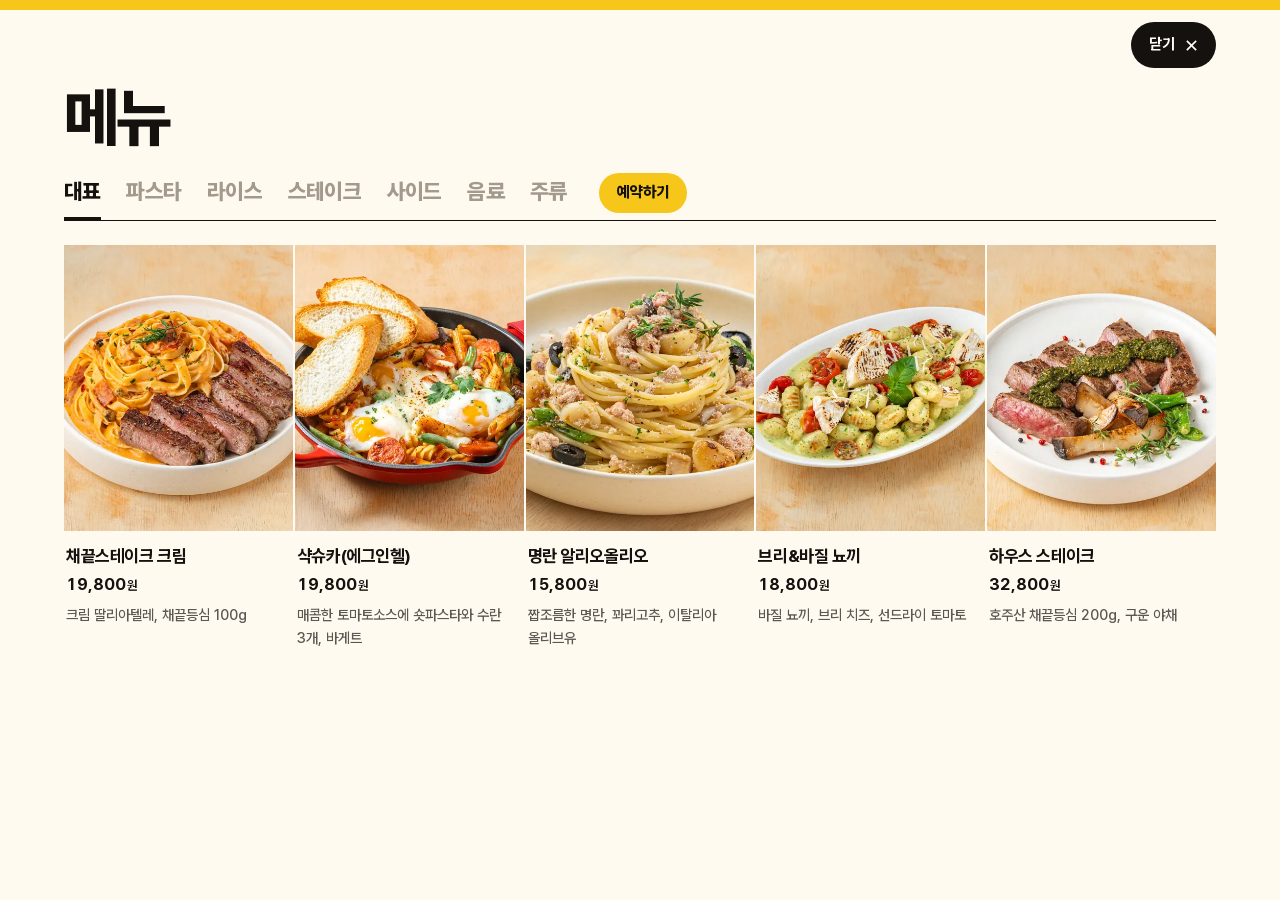
<file: menu/index.html>
<!DOCTYPE html>
<html lang="ko" class="app panel-open sub" data-panel="menu" data-home="../">
<head>
<meta charset="utf-8">
<meta name="viewport" content="width=device-width, initial-scale=1">
<meta http-equiv="Content-Security-Policy" content="default-src 'self'; script-src 'self'; style-src 'self' 'unsafe-inline'; img-src 'self' data:; font-src 'self'; connect-src 'self'; object-src 'none'; base-uri 'self'; form-action 'none'">
<meta name="referrer" content="strict-origin-when-cross-origin">
<meta name="naver-site-verification" content="7d275e1dd63189f5c272824602707b1dd76e2648">
<title>탄토탄토 메뉴와 가격 | 건대 파스타·스테이크·와인</title>
<meta name="description" content="건대입구역 이탈리안 레스토랑 탄토탄토의 전체 메뉴와 가격. 파스타 15종(오일·토마토·크림), 라이스, 스테이크, 사이드, 하이볼과 와인. 채끝스테이크 크림 19,800원, 하우스 스테이크 32,800원.">
<meta name="keywords" content="건대맛집, 건대 맛집, 건대입구 맛집, 건대입구역 맛집, 건대 파스타, 건대 이탈리안, 건대 데이트 맛집, 건대 스테이크, 건대 리조또, 화양동 맛집, 광진구 맛집, 탄토탄토, TantoTanto">
<meta name="robots" content="index, follow, max-image-preview:large">
<meta name="theme-color" content="#15110E">
<link rel="icon" href="/favicon.ico" sizes="48x48">
<link rel="icon" type="image/png" sizes="192x192" href="/icon-192.png">
<link rel="apple-touch-icon" href="/apple-touch-icon.png">
<meta name="theme-color" content="#FFB700">
<link rel="canonical" href="https://tantotanto.store/menu/">
<meta property="og:url" content="https://tantotanto.store/menu/">
<meta name="geo.region" content="KR-11">
<meta name="geo.placename" content="서울특별시 광진구 화양동">
<meta name="geo.position" content="37.5425129;127.0707231">
<meta name="ICBM" content="37.5425129, 127.0707231">
<meta property="og:type" content="website">
<meta property="og:locale" content="ko_KR">
<meta property="og:site_name" content="탄토탄토 TantoTanto">
<meta property="og:title" content="탄토탄토 메뉴와 가격">
<meta property="og:description" content="건대입구역 이탈리안 레스토랑 탄토탄토의 전체 메뉴와 가격. 파스타 15종(오일·토마토·크림), 라이스, 스테이크, 사이드, 하이볼과 와인. 채끝스테이크 크림 19,800원, 하우스 스테이크 32,800원.">
<meta property="og:image" content="https://tantotanto.store/og-image.jpg">
<meta property="og:image:width" content="1200">
<meta property="og:image:height" content="630">
<meta property="og:image:alt" content="탄토탄토 tanto tanto 로고">
<meta name="twitter:card" content="summary_large_image">
<meta name="twitter:image" content="https://tantotanto.store/og-image.jpg">

<script type="application/ld+json">
{
 "@context": "https://schema.org",
 "@graph": [
  {
   "@type": "Restaurant",
   "@id": "https://tantotanto.store/#restaurant",
   "name": "탄토탄토",
   "alternateName": [
    "TantoTanto",
    "탄토탄토 건대"
   ],
   "servesCuisine": [
    "Italian",
    "이탈리안",
    "파스타",
    "스테이크",
    "리조또"
   ],
   "priceRange": "₩10,000~₩30,000",
   "telephone": "+82-2-2039-2915",
   "address": {
    "@type": "PostalAddress",
    "streetAddress": "아차산로33길 49 2층",
    "addressLocality": "광진구",
    "addressRegion": "서울특별시",
    "postalCode": "05016",
    "addressCountry": "KR"
   },
   "geo": {
    "@type": "GeoCoordinates",
    "latitude": 37.5425129,
    "longitude": 127.0707231
   },
   "hasMap": "https://www.google.com/maps/search/?api=1&query=%ED%83%84%ED%86%A0%ED%83%84%ED%86%A0&query_place_id=ChIJ1ZfJBdClfDURNxgI5aD3f-I",
   "acceptsReservations": "https://www.catchtable.net/shop/tantotanto_ku",
   "hasMenu": {
    "@type": "Menu",
    "name": "탄토탄토 메뉴",
    "hasMenuSection": [
     {
      "@type": "MenuSection",
      "name": "대표 메뉴",
      "hasMenuItem": [
       {
        "@type": "MenuItem",
        "name": "채끝스테이크 크림",
        "description": "크림 딸리아텔레, 채끝등심 100g",
        "offers": {
         "@type": "Offer",
         "price": 19800,
         "priceCurrency": "KRW"
        }
       },
       {
        "@type": "MenuItem",
        "name": "샥슈카(에그인헬)",
        "description": "매콤한 토마토소스에 숏파스타와 수란 3개, 바게트",
        "offers": {
         "@type": "Offer",
         "price": 19800,
         "priceCurrency": "KRW"
        }
       },
       {
        "@type": "MenuItem",
        "name": "명란 알리오올리오",
        "description": "짭조름한 명란, 꽈리고추, 이탈리아 올리브유",
        "offers": {
         "@type": "Offer",
         "price": 15800,
         "priceCurrency": "KRW"
        }
       },
       {
        "@type": "MenuItem",
        "name": "브리&바질 뇨끼",
        "description": "바질 뇨끼, 브리 치즈, 선드라이 토마토",
        "offers": {
         "@type": "Offer",
         "price": 18800,
         "priceCurrency": "KRW"
        }
       },
       {
        "@type": "MenuItem",
        "name": "하우스 스테이크",
        "description": "호주산 채끝등심 200g, 구운 야채",
        "offers": {
         "@type": "Offer",
         "price": 32800,
         "priceCurrency": "KRW"
        }
       }
      ]
     },
     {
      "@type": "MenuSection",
      "name": "파스타",
      "hasMenuSection": [
       {
        "@type": "MenuSection",
        "name": "오일 파스타",
        "hasMenuItem": [
         {
          "@type": "MenuItem",
          "name": "명란 알리오올리오",
          "description": "짭조름한 명란, 꽈리고추, 이탈리아 올리브유",
          "offers": {
           "@type": "Offer",
           "price": 15800,
           "priceCurrency": "KRW"
          }
         },
         {
          "@type": "MenuItem",
          "name": "트러플 알리오올리오",
          "description": "구운 통마늘과 올리브, 트러플, 그라나 파다노 치즈",
          "offers": {
           "@type": "Offer",
           "price": 15800,
           "priceCurrency": "KRW"
          }
         },
         {
          "@type": "MenuItem",
          "name": "미나리 봉골레",
          "description": "향긋한 제철 미나리 × 정통 봉골레",
          "offers": {
           "@type": "Offer",
           "price": 18800,
           "priceCurrency": "KRW"
          }
         }
        ]
       },
       {
        "@type": "MenuSection",
        "name": "토마토 파스타",
        "hasMenuItem": [
         {
          "@type": "MenuItem",
          "name": "샥슈카(에그인헬)",
          "description": "매콤한 토마토소스에 숏파스타와 수란 3개, 바게트",
          "offers": {
           "@type": "Offer",
           "price": 19800,
           "priceCurrency": "KRW"
          }
         },
         {
          "@type": "MenuItem",
          "name": "부라타치즈 뽀모도로",
          "description": "신선한 부라타 치즈와 깊고 진한 토마토 소스",
          "offers": {
           "@type": "Offer",
           "price": 18800,
           "priceCurrency": "KRW"
          }
         },
         {
          "@type": "MenuItem",
          "name": "해산물 토마토",
          "description": "신선한 해산물이 들어간 토마토 파스타 (로제 변경 가능)",
          "offers": {
           "@type": "Offer",
           "price": 17800,
           "priceCurrency": "KRW"
          }
         },
         {
          "@type": "MenuItem",
          "name": "라자냐",
          "description": "진한 라구 소스에 치즈 듬뿍",
          "offers": {
           "@type": "Offer",
           "price": 19800,
           "priceCurrency": "KRW"
          }
         },
         {
          "@type": "MenuItem",
          "name": "연어스테이크 로제",
          "description": "부드러운 로제 딸리아텔레, 구운 연어 스테이크 80g",
          "offers": {
           "@type": "Offer",
           "price": 17800,
           "priceCurrency": "KRW"
          }
         },
         {
          "@type": "MenuItem",
          "name": "쉬림프 로제 파스타",
          "description": "탱글한 새우와 진한 로제 소스",
          "offers": {
           "@type": "Offer",
           "price": 15800,
           "priceCurrency": "KRW"
          }
         }
        ]
       },
       {
        "@type": "MenuSection",
        "name": "크림 파스타",
        "hasMenuItem": [
         {
          "@type": "MenuItem",
          "name": "채끝스테이크 크림",
          "description": "크림 딸리아텔레, 채끝등심 100g",
          "offers": {
           "@type": "Offer",
           "price": 19800,
           "priceCurrency": "KRW"
          }
         },
         {
          "@type": "MenuItem",
          "name": "블랙트러플 크림",
          "description": "블랙트러플 향과 고기 라구가 녹아든 꾸덕한 크림 파스타",
          "offers": {
           "@type": "Offer",
           "price": 21800,
           "priceCurrency": "KRW"
          }
         },
         {
          "@type": "MenuItem",
          "name": "브리&바질 뇨끼",
          "description": "바질 뇨끼, 브리 치즈, 선드라이 토마토",
          "offers": {
           "@type": "Offer",
           "price": 18800,
           "priceCurrency": "KRW"
          }
         },
         {
          "@type": "MenuItem",
          "name": "관자 크림 파스타",
          "description": "버터에 구운 관자 5개와 핑크 페퍼의 해산물 크림",
          "offers": {
           "@type": "Offer",
           "price": 18800,
           "priceCurrency": "KRW"
          }
         },
         {
          "@type": "MenuItem",
          "name": "투움바",
          "description": "새우 4마리, 부드러운 크림소스, 넓은 딸리아텔레 면",
          "offers": {
           "@type": "Offer",
           "price": 15800,
           "priceCurrency": "KRW"
          }
         },
         {
          "@type": "MenuItem",
          "name": "스파이시 크림 파스타",
          "description": "구운 베이컨과 꽈리고추, 달걀노른자의 매콤 고소한 크림",
          "offers": {
           "@type": "Offer",
           "price": 14800,
           "priceCurrency": "KRW"
          }
         }
        ]
       }
      ]
     },
     {
      "@type": "MenuSection",
      "name": "라이스",
      "hasMenuItem": [
       {
        "@type": "MenuItem",
        "name": "탄토 김치볶음밥",
        "description": "버터로 볶은 김치볶음밥에 수란, 옥수수, 치즈",
        "offers": {
         "@type": "Offer",
         "price": 16800,
         "priceCurrency": "KRW"
        }
       },
       {
        "@type": "MenuItem",
        "name": "미나리 스테이크 솥밥",
        "description": "향긋한 미나리와 버터의 고소함이 밴 스테이크 솥밥",
        "offers": {
         "@type": "Offer",
         "price": 22800,
         "priceCurrency": "KRW"
        }
       },
       {
        "@type": "MenuItem",
        "name": "토마토 스테이크 리조또",
        "description": "토마토 리조또, 채끝등심 100g",
        "offers": {
         "@type": "Offer",
         "price": 19800,
         "priceCurrency": "KRW"
        }
       },
       {
        "@type": "MenuItem",
        "name": "관자 로제 리조또",
        "description": "버터에 구운 관자 5개와 풍미 가득 로제 리조또",
        "offers": {
         "@type": "Offer",
         "price": 18800,
         "priceCurrency": "KRW"
        }
       },
       {
        "@type": "MenuItem",
        "name": "들깨 크림 리조또",
        "description": "들기름을 더한 부드러운 크림 리조또, 연두부튀김 4개",
        "offers": {
         "@type": "Offer",
         "price": 17800,
         "priceCurrency": "KRW"
        }
       }
      ]
     },
     {
      "@type": "MenuSection",
      "name": "스테이크",
      "hasMenuItem": [
       {
        "@type": "MenuItem",
        "name": "하우스 스테이크",
        "description": "호주산 채끝등심 200g, 구운 야채",
        "offers": {
         "@type": "Offer",
         "price": 32800,
         "priceCurrency": "KRW"
        }
       },
       {
        "@type": "MenuItem",
        "name": "BBQ찹스테이크 & 트러플감자튀김",
        "description": "BBQ 향을 더한 듀록 목살 찹스테이크, 트러플 감자튀김",
        "offers": {
         "@type": "Offer",
         "price": 18800,
         "priceCurrency": "KRW"
        }
       },
       {
        "@type": "MenuItem",
        "name": "블랙페퍼 찹스테이크 & 트러플감자튀김",
        "description": "흑후추 풍미 가득한 듀록 목살 찹스테이크, 트러플 감자튀김",
        "offers": {
         "@type": "Offer",
         "price": 18800,
         "priceCurrency": "KRW"
        }
       }
      ]
     },
     {
      "@type": "MenuSection",
      "name": "사이드",
      "hasMenuItem": [
       {
        "@type": "MenuItem",
        "name": "감바스",
        "description": "올리브 오일에 구운 새우 6마리와 마늘, 로즈마리 향",
        "offers": {
         "@type": "Offer",
         "price": 13800,
         "priceCurrency": "KRW"
        }
       },
       {
        "@type": "MenuItem",
        "name": "스테이크 샐러드",
        "description": "채끝등심 100g, 선드라이 토마토, 파인애플 청크",
        "offers": {
         "@type": "Offer",
         "price": 17800,
         "priceCurrency": "KRW"
        }
       },
       {
        "@type": "MenuItem",
        "name": "부라타 루꼴라 샐러드",
        "description": "크리미한 부라타 치즈와 향긋한 루꼴라, 상큼한 레몬 소스",
        "offers": {
         "@type": "Offer",
         "price": 14800,
         "priceCurrency": "KRW"
        }
       },
       {
        "@type": "MenuItem",
        "name": "계절과일 & 리코타 샐러드",
        "description": "상큼한 계절 과일과 리코타 치즈",
        "offers": {
         "@type": "Offer",
         "price": 12800,
         "priceCurrency": "KRW"
        }
       }
      ]
     },
     {
      "@type": "MenuSection",
      "name": "음료",
      "hasMenuItem": [
       {
        "@type": "MenuItem",
        "name": "탄토 레드하이볼",
        "description": "와인을 베이스로 한 저도수 하이볼",
        "offers": {
         "@type": "Offer",
         "price": 7800,
         "priceCurrency": "KRW"
        }
       },
       {
        "@type": "MenuItem",
        "name": "탄토 화이트하이볼",
        "description": "스파클링 와인을 베이스로 한 저도수 하이볼",
        "offers": {
         "@type": "Offer",
         "price": 7800,
         "priceCurrency": "KRW"
        }
       },
       {
        "@type": "MenuItem",
        "name": "피치 화이트 샹그리아",
        "description": "복숭아 향이 감도는 산뜻한 화이트 샹그리아",
        "offers": {
         "@type": "Offer",
         "price": 16800,
         "priceCurrency": "KRW"
        }
       }
      ]
     },
     {
      "@type": "MenuSection",
      "name": "주류",
      "hasMenuSection": [
       {
        "@type": "MenuSection",
        "name": "글라스 와인",
        "hasMenuItem": [
         {
          "@type": "MenuItem",
          "name": "루이 페드리에 (스파클링 · 글라스)",
          "description": "섬세하고 균형 잡힌 산미, 백과일과 꽃 향기가 어우러진 프레시한 맛",
          "offers": {
           "@type": "Offer",
           "price": 7800,
           "priceCurrency": "KRW"
          }
         },
         {
          "@type": "MenuItem",
          "name": "그란띠에라 레드 (스위트 레드 · 글라스)",
          "description": "풍부한 과일 풍미와 부드러운 타닌",
          "offers": {
           "@type": "Offer",
           "price": 7800,
           "priceCurrency": "KRW"
          }
         }
        ]
       },
       {
        "@type": "MenuSection",
        "name": "보틀 와인",
        "hasMenuItem": [
         {
          "@type": "MenuItem",
          "name": "루이 페드리에 (프랑스)",
          "description": "섬세하고 균형 잡힌 산미, 백과일과 꽃 향기가 어우러진 프레시한 맛",
          "offers": {
           "@type": "Offer",
           "price": 29800,
           "priceCurrency": "KRW"
          }
         },
         {
          "@type": "MenuItem",
          "name": "그란띠에라 레드 (스페인)",
          "description": "스위트. 풍부한 과일 풍미와 부드러운 타닌",
          "offers": {
           "@type": "Offer",
           "price": 29800,
           "priceCurrency": "KRW"
          }
         },
         {
          "@type": "MenuItem",
          "name": "본 샹스 모스카토 다스티 (이탈리아)",
          "description": "스위트. 달콤하고 향긋한 풍미, 가벼운 무게감",
          "offers": {
           "@type": "Offer",
           "price": 35500,
           "priceCurrency": "KRW"
          }
         },
         {
          "@type": "MenuItem",
          "name": "스톤베이 소비뇽블랑 (뉴질랜드)",
          "description": "상큼하고 청량함, 열대 과일의 뉘앙스",
          "offers": {
           "@type": "Offer",
           "price": 48000,
           "priceCurrency": "KRW"
          }
         },
         {
          "@type": "MenuItem",
          "name": "배비치 말보로 피노누아 (뉴질랜드)",
          "description": "부드럽고 섬세한 타닌, 레드베리와 스파이스가 어우러진 맛",
          "offers": {
           "@type": "Offer",
           "price": 55000,
           "priceCurrency": "KRW"
          }
         },
         {
          "@type": "MenuItem",
          "name": "베르테네 에피스 블랑 드 블랑 (프랑스)",
          "description": "우아하고 섬세한 기포, 레몬과 청사과의 밝은 풍미",
          "offers": {
           "@type": "Offer",
           "price": 68000,
           "priceCurrency": "KRW"
          }
         },
         {
          "@type": "MenuItem",
          "name": "도우와인 까베르네 소비뇽 (미국)",
          "description": "진한 과일 맛과 견고한 구조, 미국 특유의 강렬한 풍미",
          "offers": {
           "@type": "Offer",
           "price": 78000,
           "priceCurrency": "KRW"
          }
         }
        ]
       }
      ]
     }
    ]
   },
   "sameAs": [
    "https://www.instagram.com/tantotanto_ku",
    "https://www.catchtable.net/shop/tantotanto_ku",
    "https://naver.me/5D8tWduC"
   ],
   "url": "https://tantotanto.store/",
   "image": [
    "https://tantotanto.store/img/space-tile.webp",
    "https://tantotanto.store/img/steak-cream-pasta.webp",
    "https://tantotanto.store/img/space-sofa.webp"
   ],
   "menu": "https://tantotanto.store/menu/",
   "logo": "https://tantotanto.store/icon-512.png"
  },
  {
   "@type": "WebPage",
   "name": "탄토탄토 메뉴와 가격 | 건대 파스타·스테이크·와인",
   "inLanguage": "ko",
   "about": {
    "@id": "https://tantotanto.store/#restaurant"
   },
   "dateModified": "2026-11-26",
   "primaryImageOfPage": {
    "@type": "ImageObject",
    "url": "https://tantotanto.store/img/steak-cream-pasta.webp",
    "width": 960,
    "height": 960
   },
   "url": "https://tantotanto.store/menu/"
  },
  {
   "@type": "BreadcrumbList",
   "itemListElement": [
    {
     "@type": "ListItem",
     "position": 1,
     "name": "탄토탄토",
     "item": "https://tantotanto.store/"
    },
    {
     "@type": "ListItem",
     "position": 2,
     "name": "메뉴",
     "item": "https://tantotanto.store/menu/"
    }
   ]
  }
 ]
}
</script>

<link rel="stylesheet" href="../fonts/pretendard.css">
<link rel="stylesheet" href="../site.css">
</head>
<body>
<svg width="0" height="0" style="position:absolute" aria-hidden="true">
  <symbol id="ttt" viewBox="0 0 1109 621">
    <path d="M1 131H1107V276H807V620H663V276H254V620H111V276H1Z"/>
    <path id="t" d="M363 0H495V294.5A47.5 54 0 0 0 542.5 348.5H557V488H539A176 178 0 0 1 363 310Z"/>
    <path transform="translate(552 0)" d="M363 0H495V294.5A47.5 54 0 0 0 542.5 348.5H557V488H539A176 178 0 0 1 363 310Z"/>
  </symbol>
</svg>
<a class="xbtn" href="../" aria-label="닫고 첫 화면으로"><span>닫기</span><svg viewBox="0 0 14 14" fill="none" stroke="currentColor" stroke-width="1.8" aria-hidden="true"><path d="M2 2l10 10M12 2 2 12"/></svg></a>
<a class="skip" href="../visit/">오시는 길로 바로 가기</a>

<header class="top">
  <a class="name" href="../" aria-label="탄토탄토 처음으로"><svg class="ttt" viewBox="0 0 1109 621" aria-hidden="true"><path d="M1 131H1107V276H807V620H663V276H254V620H111V276H1Z"/><path class="hop" d="M363 0H495V294.5A47.5 54 0 0 0 542.5 348.5H557V488H539A176 178 0 0 1 363 310Z"/><g transform="translate(552 0)"><path class="hop b" d="M363 0H495V294.5A47.5 54 0 0 0 542.5 348.5H557V488H539A176 178 0 0 1 363 310Z"/></g></svg></a>
  <nav aria-label="주요 메뉴">
    <a href="../visit/">오시는 길</a>
    <a href="#menu">메뉴</a>
    <a href="/blog/">블로그</a>
  </nav>
  <a class="btn btn-yolk" href="https://www.catchtable.net/shop/tantotanto_ku" target="_blank" rel="noopener">예약하기</a>
</header>

<main id="top">
  <section class="band open" id="menu" aria-labelledby="menu-title">
    <div class="wrap">
      <div class="mhead"><h1 class="ttl" id="menu-title"><span class="sr">탄토탄토 </span>메뉴</h1></div>
      <div class="mtabs">
        <nav class="jump" aria-label="메뉴 종류">
          <a href="#signature">대표</a>
          <a href="#pasta">파스타</a>
          <a href="#rice">라이스</a>
          <a href="#steak">스테이크</a>
          <a href="#side">사이드</a>
          <a href="#beverage">음료</a>
          <a href="#drinks">주류</a>
        </nav>
        <a class="mres" href="../#reserve">예약하기</a>
      </div>
      <div class="mcat" id="signature">
        <h3 class="mh3">대표 메뉴</h3>
        <ul class="mgrid feat">
          <li class="mc"><div class="mp"><img src="../img/steak-cream-pasta-m.webp" width="560" height="560" alt="탄토탄토 채끝스테이크 크림" loading="lazy" decoding="async"></div><div class="mt"><h4>채끝스테이크 크림</h4><b class="pr">19,800<small>원</small></b></div><p class="d">크림 딸리아텔레, 채끝등심 100g</p></li>
          <li class="mc"><div class="mp"><img src="../img/shakshuka-m.webp" width="560" height="560" alt="탄토탄토 샥슈카(에그인헬)" loading="lazy" decoding="async"></div><div class="mt"><h4>샥슈카(에그인헬)</h4><b class="pr">19,800<small>원</small></b></div><p class="d">매콤한 토마토소스에 숏파스타와 수란 3개, 바게트</p></li>
          <li class="mc"><div class="mp"><img src="../img/myeongran-aglio-olio-m.webp" width="560" height="560" alt="탄토탄토 명란 알리오올리오" loading="lazy" decoding="async"></div><div class="mt"><h4>명란 알리오올리오</h4><b class="pr">15,800<small>원</small></b></div><p class="d">짭조름한 명란, 꽈리고추, 이탈리아 올리브유</p></li>
          <li class="mc"><div class="mp"><img src="../img/brie-basil-gnocchi-m.webp" width="560" height="560" alt="탄토탄토 브리&바질 뇨끼" loading="lazy" decoding="async"></div><div class="mt"><h4>브리&amp;바질 뇨끼</h4><b class="pr">18,800<small>원</small></b></div><p class="d">바질 뇨끼, 브리 치즈, 선드라이 토마토</p></li>
          <li class="mc"><div class="mp"><img src="../img/house-steak-m.webp" width="560" height="560" alt="탄토탄토 하우스 스테이크" loading="lazy" decoding="async"></div><div class="mt"><h4>하우스 스테이크</h4><b class="pr">32,800<small>원</small></b></div><p class="d">호주산 채끝등심 200g, 구운 야채</p></li>
        </ul>
      </div>
      <div class="mcat" id="pasta">
        <h3 class="mh3">파스타</h3>
        <div class="subtabs" role="group" aria-label="파스타 종류"><button type="button" data-g="all" aria-pressed="true">전체 <span>15</span></button><button type="button" data-g="oil" aria-pressed="false">오일 <span>3</span></button><button type="button" data-g="tomato" aria-pressed="false">토마토 <span>6</span></button><button type="button" data-g="cream" aria-pressed="false">크림 <span>6</span></button></div>
        <div class="msub" data-g="oil">
        <h4 class="msh">오일 파스타</h4>
        <ul class="mgrid">
          <li class="mc"><div class="mp"><img src="../img/myeongran-aglio-olio-m.webp" width="560" height="560" alt="탄토탄토 명란 알리오올리오" loading="lazy" decoding="async"></div><div class="mt"><h4>명란 알리오올리오</h4><b class="pr">15,800<small>원</small></b></div><p class="d">짭조름한 명란, 꽈리고추, 이탈리아 올리브유</p></li>
          <li class="mc"><div class="mp"><img src="../img/truffle-aglio-olio.webp" width="520" height="520" alt="탄토탄토 트러플 알리오올리오" loading="lazy" decoding="async"></div><div class="mt"><h4>트러플 알리오올리오</h4><b class="pr">15,800<small>원</small></b></div><p class="d">구운 통마늘과 올리브, 트러플, 그라나 파다노 치즈</p></li>
          <li class="mc"><div class="mp"><img src="../img/minari-vongole.webp" width="520" height="520" alt="탄토탄토 미나리 봉골레" loading="lazy" decoding="async"></div><div class="mt"><h4>미나리 봉골레</h4><b class="pr">18,800<small>원</small></b></div><p class="d">향긋한 제철 미나리 × 정통 봉골레</p></li>
        </ul>
        </div>
        <div class="msub" data-g="tomato">
        <h4 class="msh">토마토 파스타</h4>
        <ul class="mgrid">
          <li class="mc"><div class="mp"><img src="../img/shakshuka-m.webp" width="560" height="560" alt="탄토탄토 샥슈카(에그인헬)" loading="lazy" decoding="async"></div><div class="mt"><h4>샥슈카(에그인헬)</h4><b class="pr">19,800<small>원</small></b></div><p class="d">매콤한 토마토소스에 숏파스타와 수란 3개, 바게트</p></li>
          <li class="mc"><div class="mp"><img src="../img/burrata-pomodoro.webp" width="520" height="520" alt="탄토탄토 부라타치즈 뽀모도로" loading="lazy" decoding="async"></div><div class="mt"><h4>부라타치즈 뽀모도로</h4><b class="pr">18,800<small>원</small></b></div><p class="d">신선한 부라타 치즈와 깊고 진한 토마토 소스</p></li>
          <li class="mc"><div class="mp"><img src="../img/seafood-tomato.webp" width="520" height="520" alt="탄토탄토 해산물 토마토" loading="lazy" decoding="async"></div><div class="mt"><h4>해산물 토마토</h4><b class="pr">17,800<small>원</small></b></div><p class="d">신선한 해산물이 들어간 토마토 파스타 (로제 변경 가능)</p></li>
          <li class="mc"><div class="mp"><img src="../img/lasagna.webp" width="520" height="520" alt="탄토탄토 라자냐" loading="lazy" decoding="async"></div><div class="mt"><h4>라자냐</h4><b class="pr">19,800<small>원</small></b></div><p class="d">진한 라구 소스에 치즈 듬뿍</p></li>
          <li class="mc"><div class="mp"><img src="../img/salmon-steak-rose.webp" width="520" height="520" alt="탄토탄토 연어스테이크 로제" loading="lazy" decoding="async"></div><div class="mt"><h4>연어스테이크 로제</h4><b class="pr">17,800<small>원</small></b></div><p class="d">부드러운 로제 딸리아텔레, 구운 연어 스테이크 80g</p></li>
          <li class="mc"><div class="mp"><img src="../img/shrimp-rose-pasta.webp" width="520" height="520" alt="탄토탄토 쉬림프 로제 파스타" loading="lazy" decoding="async"></div><div class="mt"><h4>쉬림프 로제 파스타</h4><b class="pr">15,800<small>원</small></b></div><p class="d">탱글한 새우와 진한 로제 소스</p></li>
        </ul>
        </div>
        <div class="msub" data-g="cream">
        <h4 class="msh">크림 파스타</h4>
        <ul class="mgrid">
          <li class="mc"><div class="mp"><img src="../img/steak-cream-pasta-m.webp" width="560" height="560" alt="탄토탄토 채끝스테이크 크림" loading="lazy" decoding="async"></div><div class="mt"><h4>채끝스테이크 크림</h4><b class="pr">19,800<small>원</small></b></div><p class="d">크림 딸리아텔레, 채끝등심 100g</p></li>
          <li class="mc"><div class="mp"><img src="../img/black-truffle-cream.webp" width="520" height="520" alt="탄토탄토 블랙트러플 크림" loading="lazy" decoding="async"></div><div class="mt"><h4>블랙트러플 크림</h4><b class="pr">21,800<small>원</small></b></div><p class="d">블랙트러플 향과 고기 라구가 녹아든 꾸덕한 크림 파스타</p></li>
          <li class="mc"><div class="mp"><img src="../img/brie-basil-gnocchi-m.webp" width="560" height="560" alt="탄토탄토 브리&바질 뇨끼" loading="lazy" decoding="async"></div><div class="mt"><h4>브리&amp;바질 뇨끼</h4><b class="pr">18,800<small>원</small></b></div><p class="d">바질 뇨끼, 브리 치즈, 선드라이 토마토</p></li>
          <li class="mc"><div class="mp"><img src="../img/scallop-cream-pasta.webp" width="520" height="520" alt="탄토탄토 관자 크림 파스타" loading="lazy" decoding="async"></div><div class="mt"><h4>관자 크림 파스타</h4><b class="pr">18,800<small>원</small></b></div><p class="d">버터에 구운 관자 5개와 핑크 페퍼의 해산물 크림</p></li>
          <li class="mc"><div class="mp"><img src="../img/toowoomba.webp" width="520" height="520" alt="탄토탄토 투움바" loading="lazy" decoding="async"></div><div class="mt"><h4>투움바</h4><b class="pr">15,800<small>원</small></b></div><p class="d">새우 4마리, 부드러운 크림소스, 넓은 딸리아텔레 면</p></li>
          <li class="mc"><div class="mp"><img src="../img/spicy-cream-pasta.webp" width="520" height="520" alt="탄토탄토 스파이시 크림 파스타" loading="lazy" decoding="async"></div><div class="mt"><h4>스파이시 크림 파스타</h4><b class="pr">14,800<small>원</small></b></div><p class="d">구운 베이컨과 꽈리고추, 달걀노른자의 매콤 고소한 크림</p></li>
        </ul>
        </div>
      </div>
      <div class="mcat" id="rice">
        <h3 class="mh3">라이스</h3>
        <ul class="mgrid">
          <li class="mc"><div class="mp"><img src="../img/tanto-kimchi-fried-rice.webp" width="520" height="520" alt="탄토탄토 탄토 김치볶음밥" loading="lazy" decoding="async"></div><div class="mt"><h4>탄토 김치볶음밥</h4><b class="pr">16,800<small>원</small></b></div><p class="d">버터로 볶은 김치볶음밥에 수란, 옥수수, 치즈</p></li>
          <li class="mc"><div class="mp"><img src="../img/minari-steak-rice-pot.webp" width="520" height="520" alt="탄토탄토 미나리 스테이크 솥밥" loading="lazy" decoding="async"></div><div class="mt"><h4>미나리 스테이크 솥밥</h4><b class="pr">22,800<small>원</small></b></div><p class="d">향긋한 미나리와 버터의 고소함이 밴 스테이크 솥밥</p></li>
          <li class="mc"><div class="mp"><img src="../img/tomato-steak-risotto.webp" width="520" height="520" alt="탄토탄토 토마토 스테이크 리조또" loading="lazy" decoding="async"></div><div class="mt"><h4>토마토 스테이크 리조또</h4><b class="pr">19,800<small>원</small></b></div><p class="d">토마토 리조또, 채끝등심 100g</p></li>
          <li class="mc"><div class="mp"><img src="../img/scallop-rose-risotto.webp" width="520" height="520" alt="탄토탄토 관자 로제 리조또" loading="lazy" decoding="async"></div><div class="mt"><h4>관자 로제 리조또</h4><b class="pr">18,800<small>원</small></b></div><p class="d">버터에 구운 관자 5개와 풍미 가득 로제 리조또</p></li>
          <li class="mc"><div class="mp"><img src="../img/perilla-cream-risotto.webp" width="520" height="520" alt="탄토탄토 들깨 크림 리조또" loading="lazy" decoding="async"></div><div class="mt"><h4>들깨 크림 리조또</h4><b class="pr">17,800<small>원</small></b></div><p class="d">들기름을 더한 부드러운 크림 리조또, 연두부튀김 4개</p></li>
        </ul>
      </div>
      <div class="mcat" id="steak">
        <h3 class="mh3">스테이크</h3>
        <ul class="mgrid">
          <li class="mc"><div class="mp"><img src="../img/house-steak-m.webp" width="560" height="560" alt="탄토탄토 하우스 스테이크" loading="lazy" decoding="async"></div><div class="mt"><h4>하우스 스테이크</h4><b class="pr">32,800<small>원</small></b></div><p class="d">호주산 채끝등심 200g, 구운 야채</p></li>
          <li class="mc"><div class="mp"><img src="../img/bbq-chop-steak.webp" width="520" height="520" alt="탄토탄토 BBQ찹스테이크 & 트러플감자튀김" loading="lazy" decoding="async"></div><div class="mt"><h4>BBQ찹스테이크 &amp; 트러플감자튀김</h4><b class="pr">18,800<small>원</small></b></div><p class="d">BBQ 향을 더한 듀록 목살 찹스테이크, 트러플 감자튀김</p></li>
          <li class="mc"><div class="mp"><img src="../img/black-pepper-chop-steak.webp" width="520" height="520" alt="탄토탄토 블랙페퍼 찹스테이크 & 트러플감자튀김" loading="lazy" decoding="async"></div><div class="mt"><h4>블랙페퍼 찹스테이크 &amp; 트러플감자튀김</h4><b class="pr">18,800<small>원</small></b></div><p class="d">흑후추 풍미 가득한 듀록 목살 찹스테이크, 트러플 감자튀김</p></li>
        </ul>
      </div>
      <div class="mcat" id="side">
        <h3 class="mh3">사이드</h3>
        <ul class="mgrid">
          <li class="mc"><div class="mp"><img src="../img/gambas.webp" width="520" height="520" alt="탄토탄토 감바스" loading="lazy" decoding="async"></div><div class="mt"><h4>감바스</h4><b class="pr">13,800<small>원</small></b></div><p class="d">올리브 오일에 구운 새우 6마리와 마늘, 로즈마리 향</p></li>
          <li class="mc"><div class="mp"><img src="../img/steak-salad.webp" width="520" height="520" alt="탄토탄토 스테이크 샐러드" loading="lazy" decoding="async"></div><div class="mt"><h4>스테이크 샐러드</h4><b class="pr">17,800<small>원</small></b></div><p class="d">채끝등심 100g, 선드라이 토마토, 파인애플 청크</p></li>
          <li class="mc"><div class="mp"><img src="../img/burrata-rucola-salad.webp" width="520" height="520" alt="탄토탄토 부라타 루꼴라 샐러드" loading="lazy" decoding="async"></div><div class="mt"><h4>부라타 루꼴라 샐러드</h4><b class="pr">14,800<small>원</small></b></div><p class="d">크리미한 부라타 치즈와 향긋한 루꼴라, 상큼한 레몬 소스</p></li>
          <li class="mc"><div class="mp"><img src="../img/fruit-ricotta-salad.webp" width="520" height="520" alt="탄토탄토 계절과일 & 리코타 샐러드" loading="lazy" decoding="async"></div><div class="mt"><h4>계절과일 &amp; 리코타 샐러드</h4><b class="pr">12,800<small>원</small></b></div><p class="d">상큼한 계절 과일과 리코타 치즈</p></li>
        </ul>
      </div>
      <div class="mcat" id="beverage">
        <h3 class="mh3">음료</h3>
        <div class="dcols">
          <div>
            <div class="dg"><h4 class="dgt">하이볼·샹그리아</h4><ul>
              <li class="dr"><div><h4>탄토 레드하이볼</h4><p class="d">와인을 베이스로 한 저도수 하이볼</p></div><b class="pr">7,800<small>원</small></b></li>
              <li class="dr"><div><h4>탄토 화이트하이볼</h4><p class="d">스파클링 와인을 베이스로 한 저도수 하이볼</p></div><b class="pr">7,800<small>원</small></b></li>
              <li class="dr"><div><h4>피치 화이트 샹그리아</h4><p class="d">복숭아 향이 감도는 산뜻한 화이트 샹그리아</p></div><b class="pr">16,800<small>원</small></b></li>
            </ul></div>
          </div>
          <figure class="dfig"><img src="../img/space-sofa.webp" width="1280" height="854" alt="통유리창을 따라 길게 놓인 탄토탄토의 노란 소파 자리와 둥근 원목 테이블" loading="lazy" decoding="async"></figure>
        </div>
      </div>
      <div class="mcat" id="drinks">
        <h3 class="mh3">주류</h3>
        <div class="dcols">
          <div>
            <div class="dg"><h4 class="dgt">글라스 와인</h4><ul>
              <li class="dr"><div><h4>루이 페드리에 <span>스파클링 · 글라스</span></h4><p class="d">섬세하고 균형 잡힌 산미, 백과일과 꽃 향기가 어우러진 프레시한 맛</p></div><b class="pr">7,800<small>원</small></b></li>
              <li class="dr"><div><h4>그란띠에라 레드 <span>스위트 레드 · 글라스</span></h4><p class="d">풍부한 과일 풍미와 부드러운 타닌</p></div><b class="pr">7,800<small>원</small></b></li>
            </ul></div>
          </div>
          <div>
            <div class="dg"><h4 class="dgt">보틀 와인</h4><ul>
              <li class="dr"><div><h4>루이 페드리에 <span>프랑스</span></h4><p class="d">섬세하고 균형 잡힌 산미, 백과일과 꽃 향기가 어우러진 프레시한 맛</p></div><b class="pr">29,800<small>원</small></b></li>
              <li class="dr"><div><h4>그란띠에라 레드 <span>스페인</span></h4><p class="d">스위트. 풍부한 과일 풍미와 부드러운 타닌</p></div><b class="pr">29,800<small>원</small></b></li>
              <li class="dr"><div><h4>본 샹스 모스카토 다스티 <span>이탈리아</span></h4><p class="d">스위트. 달콤하고 향긋한 풍미, 가벼운 무게감</p></div><b class="pr">35,500<small>원</small></b></li>
              <li class="dr"><div><h4>스톤베이 소비뇽블랑 <span>뉴질랜드</span></h4><p class="d">상큼하고 청량함, 열대 과일의 뉘앙스</p></div><b class="pr">48,000<small>원</small></b></li>
              <li class="dr"><div><h4>배비치 말보로 피노누아 <span>뉴질랜드</span></h4><p class="d">부드럽고 섬세한 타닌, 레드베리와 스파이스가 어우러진 맛</p></div><b class="pr">55,000<small>원</small></b></li>
              <li class="dr"><div><h4>베르테네 에피스 블랑 드 블랑 <span>프랑스</span></h4><p class="d">우아하고 섬세한 기포, 레몬과 청사과의 밝은 풍미</p></div><b class="pr">68,000<small>원</small></b></li>
              <li class="dr"><div><h4>도우와인 까베르네 소비뇽 <span>미국</span></h4><p class="d">진한 과일 맛과 견고한 구조, 미국 특유의 강렬한 풍미</p></div><b class="pr">78,000<small>원</small></b></li>
            </ul></div>
          </div>
        </div>
      </div>
    </div>
    <a class="mbar" href="../#reserve">예약하기</a>
  </section>
</main>

<footer>
  <div class="wrap">
    <div class="close">
      <svg class="ttt" viewBox="0 0 1109 621" role="img" aria-label="탄토탄토 로고">
        <path d="M1 131H1107V276H807V620H663V276H254V620H111V276H1Z"/>
        <path class="hop" d="M363 0H495V294.5A47.5 54 0 0 0 542.5 348.5H557V488H539A176 178 0 0 1 363 310Z"/>
        <g transform="translate(552 0)"><path class="hop b" d="M363 0H495V294.5A47.5 54 0 0 0 542.5 348.5H557V488H539A176 178 0 0 1 363 310Z"/></g>
      </svg>
      <div>
        <p>오늘 저녁, 노란 소파 자리에서 만나요.</p>
        <div class="links">
          <a class="pill solid" href="https://www.catchtable.net/shop/tantotanto_ku" target="_blank" rel="noopener">캐치테이블로 예약 <svg viewBox="0 0 14 14" fill="none" stroke="currentColor" stroke-width="1.6" aria-hidden="true"><path d="M3 11 11 3M5 3h6v6"/></svg></a>
          <a class="pill" href="tel:+82220392915">전화 02-2039-2915</a>
          <a class="pill" href="/blog/">블로그</a>
        </div>
      </div>
    </div>
    <div class="info">
      <div><b>탄토탄토</b>서울 광진구 아차산로33길 49, 2층<br>건대입구역 2번 출구에서 걸어서 5분</div>
      <div><b>영업시간</b>평일 11:00~15:00, 17:00~22:00<br>주말 11:00~15:00, 16:00~22:00</div>
      <div><b>연락</b>02-2039-2915<br><a href="https://www.instagram.com/tantotanto_ku" target="_blank" rel="noopener">instagram.com/tantotanto_ku</a></div>
    </div>
    <p class="copy">© 탄토탄토 TantoTanto</p>
  </div>
</footer>
<script src="../site.js"></script>
</body>
</html>
</file>
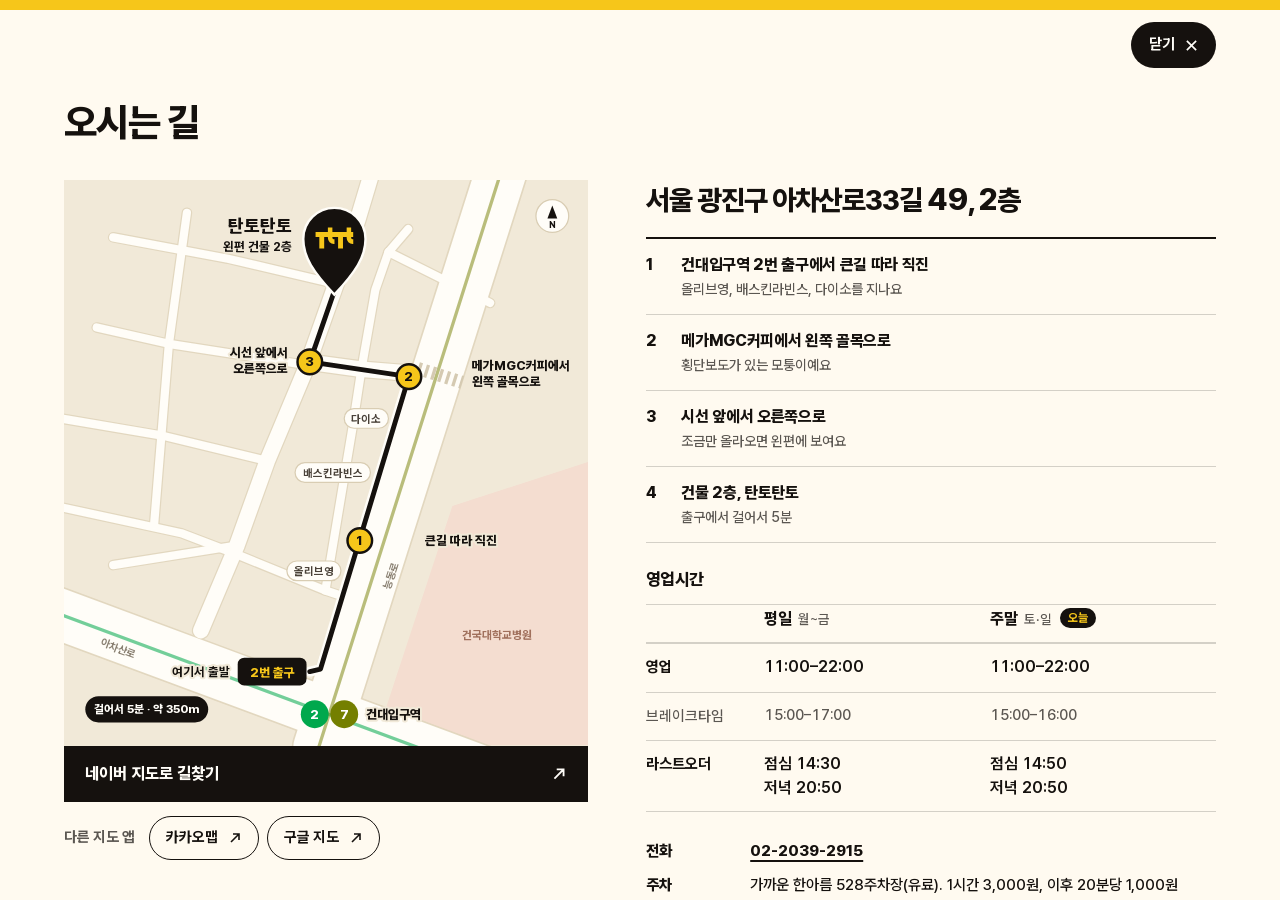
<file: visit/index.html>
<!DOCTYPE html>
<html lang="ko" class="app panel-open sub" data-panel="visit" data-home="../">
<head>
<meta charset="utf-8">
<meta name="viewport" content="width=device-width, initial-scale=1">
<meta http-equiv="Content-Security-Policy" content="default-src 'self'; script-src 'self'; style-src 'self' 'unsafe-inline'; img-src 'self' data:; font-src 'self'; connect-src 'self'; object-src 'none'; base-uri 'self'; form-action 'none'">
<meta name="referrer" content="strict-origin-when-cross-origin">
<meta name="naver-site-verification" content="7d275e1dd63189f5c272824602707b1dd76e2648">
<title>탄토탄토 오시는 길·영업시간 | 건대입구역 2번 출구 5분</title>
<meta name="description" content="서울 광진구 아차산로33길 49, 2층 탄토탄토. 건대입구역 2번 출구에서 걸어서 5분. 매일 11:00~22:00, 브레이크타임과 라스트오더, 주차, 예약 안내.">
<meta name="keywords" content="건대맛집, 건대 맛집, 건대입구 맛집, 건대입구역 맛집, 건대 파스타, 건대 이탈리안, 건대 데이트 맛집, 건대 스테이크, 건대 리조또, 화양동 맛집, 광진구 맛집, 탄토탄토, TantoTanto">
<meta name="robots" content="index, follow, max-image-preview:large">
<meta name="theme-color" content="#15110E">
<link rel="icon" href="/favicon.ico" sizes="48x48">
<link rel="icon" type="image/png" sizes="192x192" href="/icon-192.png">
<link rel="apple-touch-icon" href="/apple-touch-icon.png">
<meta name="theme-color" content="#FFB700">
<link rel="canonical" href="https://tantotanto.store/visit/">
<meta property="og:url" content="https://tantotanto.store/visit/">
<meta name="geo.region" content="KR-11">
<meta name="geo.placename" content="서울특별시 광진구 화양동">
<meta name="geo.position" content="37.5425129;127.0707231">
<meta name="ICBM" content="37.5425129, 127.0707231">
<meta property="og:type" content="website">
<meta property="og:locale" content="ko_KR">
<meta property="og:site_name" content="탄토탄토 TantoTanto">
<meta property="og:title" content="탄토탄토 오시는 길·영업시간">
<meta property="og:description" content="서울 광진구 아차산로33길 49, 2층 탄토탄토. 건대입구역 2번 출구에서 걸어서 5분. 매일 11:00~22:00, 브레이크타임과 라스트오더, 주차, 예약 안내.">
<meta property="og:image" content="https://tantotanto.store/og-image.jpg">
<meta property="og:image:width" content="1200">
<meta property="og:image:height" content="630">
<meta property="og:image:alt" content="탄토탄토 tanto tanto 로고">
<meta name="twitter:card" content="summary_large_image">
<meta name="twitter:image" content="https://tantotanto.store/og-image.jpg">

<script type="application/ld+json">
{
 "@context": "https://schema.org",
 "@graph": [
  {
   "@type": "Restaurant",
   "@id": "https://tantotanto.store/#restaurant",
   "name": "탄토탄토",
   "alternateName": [
    "TantoTanto",
    "탄토탄토 건대"
   ],
   "slogan": "비비드 이탈리안",
   "description": "건대입구역 2번 출구에서 걸어서 5분 거리의 비비드 이탈리안 레스토랑. 주황빛 조명이 켜진 천장과 노란 소파 창가 자리에서 파스타와 스테이크를 한 상에 나눠 먹기 좋아 건대 데이트, 기념일, 친구 모임에 어울리는 건대 맛집입니다.",
   "servesCuisine": [
    "Italian",
    "이탈리안",
    "파스타",
    "스테이크",
    "리조또"
   ],
   "priceRange": "₩10,000~₩30,000",
   "telephone": "+82-2-2039-2915",
   "address": {
    "@type": "PostalAddress",
    "streetAddress": "아차산로33길 49 2층",
    "addressLocality": "광진구",
    "addressRegion": "서울특별시",
    "postalCode": "05016",
    "addressCountry": "KR"
   },
   "geo": {
    "@type": "GeoCoordinates",
    "latitude": 37.5425129,
    "longitude": 127.0707231
   },
   "hasMap": "https://www.google.com/maps/search/?api=1&query=%ED%83%84%ED%86%A0%ED%83%84%ED%86%A0&query_place_id=ChIJ1ZfJBdClfDURNxgI5aD3f-I",
   "areaServed": [
    "건대입구",
    "화양동",
    "광진구"
   ],
   "keywords": "건대 맛집, 건대입구역 맛집, 건대 파스타, 건대 이탈리안, 건대 데이트 맛집, 건대 스테이크, 건대 리조또",
   "acceptsReservations": "https://www.catchtable.net/shop/tantotanto_ku",
   "amenityFeature": [
    {
     "@type": "LocationFeatureSpecification",
     "name": "아기의자",
     "value": true
    },
    {
     "@type": "LocationFeatureSpecification",
     "name": "웰컴키즈존",
     "value": true
    },
    {
     "@type": "LocationFeatureSpecification",
     "name": "콜키지 프리(와인·사케)",
     "value": true
    },
    {
     "@type": "LocationFeatureSpecification",
     "name": "창가 소파 좌석",
     "value": true
    },
    {
     "@type": "LocationFeatureSpecification",
     "name": "단체 이용",
     "value": true
    },
    {
     "@type": "LocationFeatureSpecification",
     "name": "무선인터넷",
     "value": true
    },
    {
     "@type": "LocationFeatureSpecification",
     "name": "대기공간",
     "value": true
    },
    {
     "@type": "LocationFeatureSpecification",
     "name": "엘리베이터",
     "value": true
    },
    {
     "@type": "LocationFeatureSpecification",
     "name": "전용 주차장",
     "value": false
    }
   ],
   "openingHoursSpecification": [
    {
     "@type": "OpeningHoursSpecification",
     "dayOfWeek": [
      "Monday",
      "Tuesday",
      "Wednesday",
      "Thursday",
      "Friday"
     ],
     "opens": "11:00",
     "closes": "15:00"
    },
    {
     "@type": "OpeningHoursSpecification",
     "dayOfWeek": [
      "Monday",
      "Tuesday",
      "Wednesday",
      "Thursday",
      "Friday"
     ],
     "opens": "17:00",
     "closes": "22:00"
    },
    {
     "@type": "OpeningHoursSpecification",
     "dayOfWeek": [
      "Saturday",
      "Sunday"
     ],
     "opens": "11:00",
     "closes": "15:00"
    },
    {
     "@type": "OpeningHoursSpecification",
     "dayOfWeek": [
      "Saturday",
      "Sunday"
     ],
     "opens": "16:00",
     "closes": "22:00"
    }
   ],
   "potentialAction": {
    "@type": "ReserveAction",
    "target": [
     "https://www.catchtable.net/shop/tantotanto_ku",
     "https://naver.me/5D8tWduC"
    ]
   },
   "sameAs": [
    "https://www.instagram.com/tantotanto_ku",
    "https://www.catchtable.net/shop/tantotanto_ku",
    "https://naver.me/5D8tWduC"
   ],
   "url": "https://tantotanto.store/",
   "image": [
    "https://tantotanto.store/img/space-tile.webp",
    "https://tantotanto.store/img/steak-cream-pasta.webp",
    "https://tantotanto.store/img/space-sofa.webp"
   ],
   "menu": "https://tantotanto.store/menu/",
   "logo": "https://tantotanto.store/icon-512.png"
  },
  {
   "@type": "WebPage",
   "name": "탄토탄토 오시는 길·영업시간 | 건대입구역 2번 출구 5분",
   "inLanguage": "ko",
   "about": {
    "@id": "https://tantotanto.store/#restaurant"
   },
   "dateModified": "2026-11-26",
   "primaryImageOfPage": {
    "@type": "ImageObject",
    "url": "https://tantotanto.store/img/space-sofa.webp",
    "width": 1280,
    "height": 854
   },
   "url": "https://tantotanto.store/visit/"
  },
  {
   "@type": "BreadcrumbList",
   "itemListElement": [
    {
     "@type": "ListItem",
     "position": 1,
     "name": "탄토탄토",
     "item": "https://tantotanto.store/"
    },
    {
     "@type": "ListItem",
     "position": 2,
     "name": "오시는 길",
     "item": "https://tantotanto.store/visit/"
    }
   ]
  }
 ]
}
</script>

<link rel="stylesheet" href="../fonts/pretendard.css">
<link rel="stylesheet" href="../site.css">
</head>
<body>
<svg width="0" height="0" style="position:absolute" aria-hidden="true">
  <symbol id="ttt" viewBox="0 0 1109 621">
    <path d="M1 131H1107V276H807V620H663V276H254V620H111V276H1Z"/>
    <path id="t" d="M363 0H495V294.5A47.5 54 0 0 0 542.5 348.5H557V488H539A176 178 0 0 1 363 310Z"/>
    <path transform="translate(552 0)" d="M363 0H495V294.5A47.5 54 0 0 0 542.5 348.5H557V488H539A176 178 0 0 1 363 310Z"/>
  </symbol>
</svg>
<a class="xbtn" href="../" aria-label="닫고 첫 화면으로"><span>닫기</span><svg viewBox="0 0 14 14" fill="none" stroke="currentColor" stroke-width="1.8" aria-hidden="true"><path d="M2 2l10 10M12 2 2 12"/></svg></a>
<a class="skip" href="#visit">오시는 길로 바로 가기</a>

<header class="top">
  <a class="name" href="../" aria-label="탄토탄토 처음으로"><svg class="ttt" viewBox="0 0 1109 621" aria-hidden="true"><path d="M1 131H1107V276H807V620H663V276H254V620H111V276H1Z"/><path class="hop" d="M363 0H495V294.5A47.5 54 0 0 0 542.5 348.5H557V488H539A176 178 0 0 1 363 310Z"/><g transform="translate(552 0)"><path class="hop b" d="M363 0H495V294.5A47.5 54 0 0 0 542.5 348.5H557V488H539A176 178 0 0 1 363 310Z"/></g></svg></a>
  <nav aria-label="주요 메뉴">
    <a href="#visit">오시는 길</a>
    <a href="../menu/">메뉴</a>
    <a href="/blog/">블로그</a>
  </nav>
  <a class="btn btn-yolk" href="https://www.catchtable.net/shop/tantotanto_ku" target="_blank" rel="noopener">예약하기</a>
</header>

<main id="top">
  <section class="band visit open" id="visit" aria-labelledby="visit-title">
    <div class="wrap">
      <div class="top-row">
        <h1 class="ttl" id="visit-title"><span class="sr">탄토탄토 </span>오시는 길</h1>
      </div>
      <div class="vgrid">
        <div class="mapcol">
          <a class="map" href="https://map.naver.com/p/search/%ED%83%84%ED%86%A0%ED%83%84%ED%86%A0%20%EA%B1%B4%EB%8C%80" target="_blank" rel="noopener" aria-label="네이버 지도에서 탄토탄토 길찾기">
            <svg class="yak" viewBox="0 0 640 690" role="img" aria-label="약도. 건대입구역 2번 출구에서 능동로 큰길을 따라 걷다가 메가MGC커피에서 왼쪽 골목으로 들어가고, 시선 앞에서 오른쪽으로 꺾으면 왼편에 탄토탄토가 있어요">
              <rect width="640" height="690" fill="#F1E9D8"/>
              <path d="M474 398L640 344V690H378Z" fill="#F4DDD0"/>
              <g fill="none" stroke-linecap="round" stroke-linejoin="round">
                <path d="M319 501L352 303L363 231L380 134L396 88L420 60" stroke-width="13" stroke="#E2D7BF"/><path d="M-10 398L143 431L211 457L319 501L352 512" stroke-width="13" stroke="#E2D7BF"/><path d="M332 127L200 96L60 70" stroke-width="13" stroke="#E2D7BF"/><path d="M248 343L120 312L-10 290" stroke-width="13" stroke="#E2D7BF"/><path d="M150 40L128 200L110 420" stroke-width="13" stroke="#E2D7BF"/><path d="M211 446L60 470" stroke-width="13" stroke="#E2D7BF"/><path d="M396 88L520 150" stroke-width="13" stroke="#E2D7BF"/><path d="M40 180L128 200L297 226" stroke-width="13" stroke="#E2D7BF"/><path d="M167 550L211 446L248 343L297 226L332 127L358 50L376 -10" stroke-width="22" stroke="#E2D7BF"/><path d="M297 222L363 231L424 236" stroke-width="22" stroke="#E2D7BF"/><path d="M-40 517L640 770" stroke-width="66" stroke="#E2D7BF"/><path d="M311 692L548 -56" stroke-width="66" stroke="#E2D7BF"/>
                <path d="M319 501L352 303L363 231L380 134L396 88L420 60" stroke-width="10" stroke="#FFFDF8"/><path d="M-10 398L143 431L211 457L319 501L352 512" stroke-width="10" stroke="#FFFDF8"/><path d="M332 127L200 96L60 70" stroke-width="10" stroke="#FFFDF8"/><path d="M248 343L120 312L-10 290" stroke-width="10" stroke="#FFFDF8"/><path d="M150 40L128 200L110 420" stroke-width="10" stroke="#FFFDF8"/><path d="M211 446L60 470" stroke-width="10" stroke="#FFFDF8"/><path d="M396 88L520 150" stroke-width="10" stroke="#FFFDF8"/><path d="M40 180L128 200L297 226" stroke-width="10" stroke="#FFFDF8"/><path d="M167 550L211 446L248 343L297 226L332 127L358 50L376 -10" stroke-width="19" stroke="#FFFDF8"/><path d="M297 222L363 231L424 236" stroke-width="19" stroke="#FFFDF8"/><path d="M-40 517L640 770" stroke-width="62" stroke="#FFFDF8"/><path d="M311 692L548 -56" stroke-width="62" stroke="#FFFDF8"/>
                <path d="M-40 517L640 770" stroke="#00A84D" stroke-width="4" opacity=".55"/>
                <path d="M311 692L548 -56" stroke="#747F00" stroke-width="4" opacity=".5"/>
                <path d="M432 230L486 247" stroke="#D5CAB2" stroke-width="16" stroke-dasharray="4 5" stroke-linecap="butt"/>
                <path d="M300 600L313 597L421 240L300 222L336 118" stroke="#FFFDF8" stroke-width="12"/>
                <path d="M300 600L313 597L421 240L300 222L336 118" stroke="#15110E" stroke-width="6"/>
              </g>
              <g font-family="inherit" font-weight="800" fill="#15110E">
                <text x="44" y="568" font-size="13" fill="#8A8072" font-weight="700" transform="rotate(20.4 44 568)">아차산로</text>
                <text x="398" y="500" font-size="13" fill="#8A8072" font-weight="700" transform="rotate(-72.4 398 500)">능동로</text>
                <text x="528" y="560" font-size="14" fill="#A0705C" font-weight="700" text-anchor="middle">건국대학교병원</text>
                <g><rect x="272" y="465" width="66" height="24" rx="12" fill="#FFFDF8" stroke="#D9CDB3" stroke-width="1.5"/><text x="305.0" y="482" font-size="13.5" font-weight="700" fill="#4A4239" text-anchor="middle">올리브영</text></g><g><rect x="282" y="345" width="92" height="24" rx="12" fill="#FFFDF8" stroke="#D9CDB3" stroke-width="1.5"/><text x="328.0" y="362" font-size="13.5" font-weight="700" fill="#4A4239" text-anchor="middle">배스킨라빈스</text></g><g><rect x="342" y="279" width="54" height="24" rx="12" fill="#FFFDF8" stroke="#D9CDB3" stroke-width="1.5"/><text x="369.0" y="296" font-size="13.5" font-weight="700" fill="#4A4239" text-anchor="middle">다이소</text></g>
                <circle cx="306" cy="652" r="17" fill="#00A84D"/><text x="306" y="658" font-size="16" fill="#fff" text-anchor="middle">2</text>
                <circle cx="342" cy="652" r="17" fill="#747F00"/><text x="342" y="658" font-size="16" fill="#fff" text-anchor="middle">7</text>
                <text x="368" y="658" font-size="16" paint-order="stroke" stroke="#F1E9D8" stroke-width="5" stroke-linejoin="round">건대입구역</text>
                <rect x="212" y="583" width="84" height="34" rx="8"/><text x="254" y="606" font-size="15.5" fill="#F6C61A" text-anchor="middle">2번 출구</text>
                <text x="202" y="605" font-size="15" font-weight="700" text-anchor="end" paint-order="stroke" stroke="#F1E9D8" stroke-width="5" stroke-linejoin="round">여기서 출발</text>
                <circle cx="361" cy="440" r="15" fill="#F6C61A" stroke="#15110E" stroke-width="3"/><text x="361" y="445.5" font-size="16" text-anchor="middle">1</text><text x="440" y="445" font-size="15.5" paint-order="stroke" stroke="#F1E9D8" stroke-width="5" stroke-linejoin="round">큰길 따라 직진</text>
                <circle cx="421" cy="240" r="15" fill="#F6C61A" stroke="#15110E" stroke-width="3"/><text x="421" y="245.5" font-size="16" text-anchor="middle">2</text><text x="498" y="232" font-size="15.5" paint-order="stroke" stroke="#F1E9D8" stroke-width="5" stroke-linejoin="round">메가MGC커피에서</text><text x="498" y="252" font-size="15.5" paint-order="stroke" stroke="#F1E9D8" stroke-width="5" stroke-linejoin="round">왼쪽 골목으로</text>
                <circle cx="300" cy="222" r="15" fill="#F6C61A" stroke="#15110E" stroke-width="3"/><text x="300" y="227.5" font-size="16" text-anchor="middle">3</text><text x="274" y="216" font-size="15.5" text-anchor="end" paint-order="stroke" stroke="#F1E9D8" stroke-width="5" stroke-linejoin="round">시선 앞에서</text><text x="274" y="236" font-size="15.5" text-anchor="end" paint-order="stroke" stroke="#F1E9D8" stroke-width="5" stroke-linejoin="round">오른쪽으로</text>
                <g transform="translate(330 106)"><path d="M0 34C-26 6-38-12-38-34A38 38 0 1 1 38-34C38-12 26 6 0 34Z" stroke="#FFFDF8" stroke-width="3"/><g transform="translate(-23 -48) scale(.0415)" fill="#F6C61A"><path d="M1 131H1107V276H807V620H663V276H254V620H111V276H1Z"/><path d="M363 0H495V294.5A47.5 54 0 0 0 542.5 348.5H557V488H539A176 178 0 0 1 363 310Z"/><path transform="translate(552 0)" d="M363 0H495V294.5A47.5 54 0 0 0 542.5 348.5H557V488H539A176 178 0 0 1 363 310Z"/></g></g>
                <text x="278" y="64" font-size="22" text-anchor="end" paint-order="stroke" stroke="#F1E9D8" stroke-width="5" stroke-linejoin="round">탄토탄토</text><text x="278" y="87" font-size="15.5" font-weight="700" text-anchor="end" paint-order="stroke" stroke="#F1E9D8" stroke-width="5" stroke-linejoin="round">왼편 건물 2층</text>
                <g transform="translate(596 44)"><circle r="20" fill="#FFFDF8" stroke="#D9CDB3" stroke-width="1.5"/><path d="M0 -13L6 3H-6Z"/><text y="14" font-size="10" text-anchor="middle">N</text></g>
                <g transform="translate(40 650)"><rect x="-14" y="-20" width="150" height="32" rx="16" fill="#15110E"/><text x="61" y="1" font-size="14" fill="#FFFDF8" text-anchor="middle">걸어서 5분 · 약 350m</text></g>
              </g>
            </svg>
            <span class="mapgo">네이버 지도로 길찾기 <svg viewBox="0 0 14 14" fill="none" stroke="currentColor" stroke-width="1.6" aria-hidden="true"><path d="M3 11 11 3M5 3h6v6"/></svg></span>
          </a>
          <div class="maplinks">
            <span>다른 지도 앱</span>
            <a class="pill" href="https://map.kakao.com/?q=%ED%83%84%ED%86%A0%ED%83%84%ED%86%A0%20%EA%B1%B4%EB%8C%80" target="_blank" rel="noopener">카카오맵 <svg viewBox="0 0 14 14" fill="none" stroke="currentColor" stroke-width="1.6" aria-hidden="true"><path d="M3 11 11 3M5 3h6v6"/></svg></a>
            <a class="pill" href="https://www.google.com/maps/search/?api=1&amp;query=%ED%83%84%ED%86%A0%ED%83%84%ED%86%A0&amp;query_place_id=ChIJ1ZfJBdClfDURNxgI5aD3f-I" target="_blank" rel="noopener">구글 지도 <svg viewBox="0 0 14 14" fill="none" stroke="currentColor" stroke-width="1.6" aria-hidden="true"><path d="M3 11 11 3M5 3h6v6"/></svg></a>
          </div>
        </div>
        <div class="vinfo">
          <p class="addr">서울 광진구 아차산로33길 <span class="num">49</span>, <span class="num">2</span>층</p>
          <ol class="steps">
            <li><b>건대입구역 2번 출구에서 큰길 따라 직진</b><span>올리브영, 배스킨라빈스, 다이소를 지나요</span></li>
            <li><b>메가MGC커피에서 왼쪽 골목으로</b><span>횡단보도가 있는 모퉁이예요</span></li>
            <li><b>시선 앞에서 오른쪽으로</b><span>조금만 올라오면 왼편에 보여요</span></li>
            <li><b>건물 2층, 탄토탄토</b><span>출구에서 걸어서 5분</span></li>
          </ol>
          <table class="hours h2">
            <caption>영업시간</caption>
            <thead><tr><td></td><th scope="col" data-days="12345">평일 <small>월~금</small></th><th scope="col" data-days="06">주말 <small>토·일</small></th></tr></thead>
            <tbody>
              <tr><th scope="row">영업</th><td>11:00–22:00</td><td>11:00–22:00</td></tr>
              <tr class="sub"><th scope="row">브레이크타임</th><td>15:00–17:00</td><td>15:00–16:00</td></tr>
              <tr><th scope="row">라스트오더</th><td>점심 14:30<br>저녁 20:50</td><td>점심 14:50<br>저녁 20:50</td></tr>
            </tbody>
          </table>
          <dl class="facts">
            <div><dt>전화</dt><dd><a href="tel:+82220392915">02-2039-2915</a></dd></div>
            <div><dt>주차</dt><dd>가까운 한아름 528주차장(유료). 1시간 3,000원, 이후 20분당 1,000원</dd></div>
            <div><dt>콜키지</dt><dd>와인·사케 무료, 위스키 병당 30,000원</dd></div>
            <div><dt>아이와 함께</dt><dd>웰컴키즈존, 아기의자 있어요</dd></div>
            <div><dt>휴무</dt><dd>정기 휴무 없음</dd></div>
          </dl>
          <p class="vres"><a class="pill" href="../#reserve">예약하기</a></p>
        </div>
      </div>
    </div>
  </section>
</main>

<footer>
  <div class="wrap">
    <div class="close">
      <svg class="ttt" viewBox="0 0 1109 621" role="img" aria-label="탄토탄토 로고">
        <path d="M1 131H1107V276H807V620H663V276H254V620H111V276H1Z"/>
        <path class="hop" d="M363 0H495V294.5A47.5 54 0 0 0 542.5 348.5H557V488H539A176 178 0 0 1 363 310Z"/>
        <g transform="translate(552 0)"><path class="hop b" d="M363 0H495V294.5A47.5 54 0 0 0 542.5 348.5H557V488H539A176 178 0 0 1 363 310Z"/></g>
      </svg>
      <div>
        <p>오늘 저녁, 노란 소파 자리에서 만나요.</p>
        <div class="links">
          <a class="pill solid" href="https://www.catchtable.net/shop/tantotanto_ku" target="_blank" rel="noopener">캐치테이블로 예약 <svg viewBox="0 0 14 14" fill="none" stroke="currentColor" stroke-width="1.6" aria-hidden="true"><path d="M3 11 11 3M5 3h6v6"/></svg></a>
          <a class="pill" href="tel:+82220392915">전화 02-2039-2915</a>
          <a class="pill" href="/blog/">블로그</a>
        </div>
      </div>
    </div>
    <div class="info">
      <div><b>탄토탄토</b>서울 광진구 아차산로33길 49, 2층<br>건대입구역 2번 출구에서 걸어서 5분</div>
      <div><b>영업시간</b>평일 11:00~15:00, 17:00~22:00<br>주말 11:00~15:00, 16:00~22:00</div>
      <div><b>연락</b>02-2039-2915<br><a href="https://www.instagram.com/tantotanto_ku" target="_blank" rel="noopener">instagram.com/tantotanto_ku</a></div>
    </div>
    <p class="copy">© 탄토탄토 TantoTanto</p>
  </div>
</footer>
<script src="../site.js"></script>
</body>
</html>
</file>
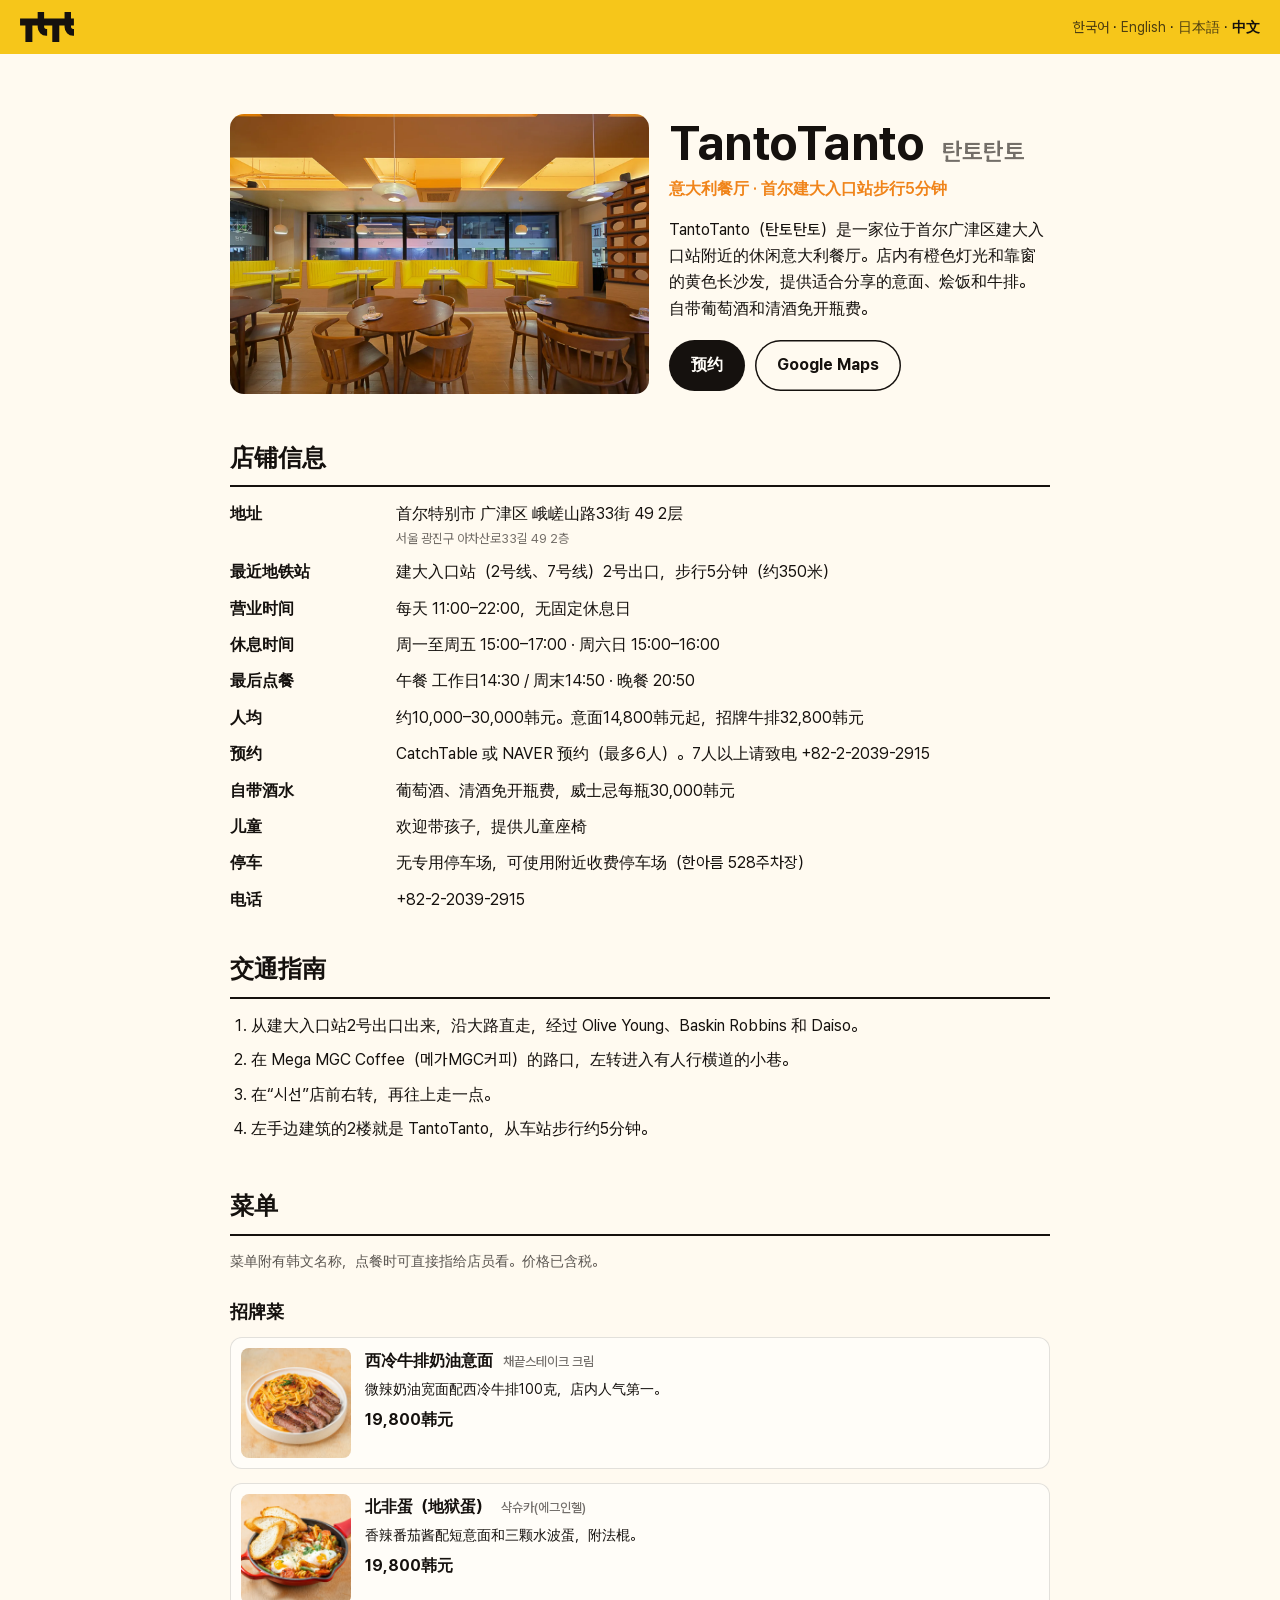
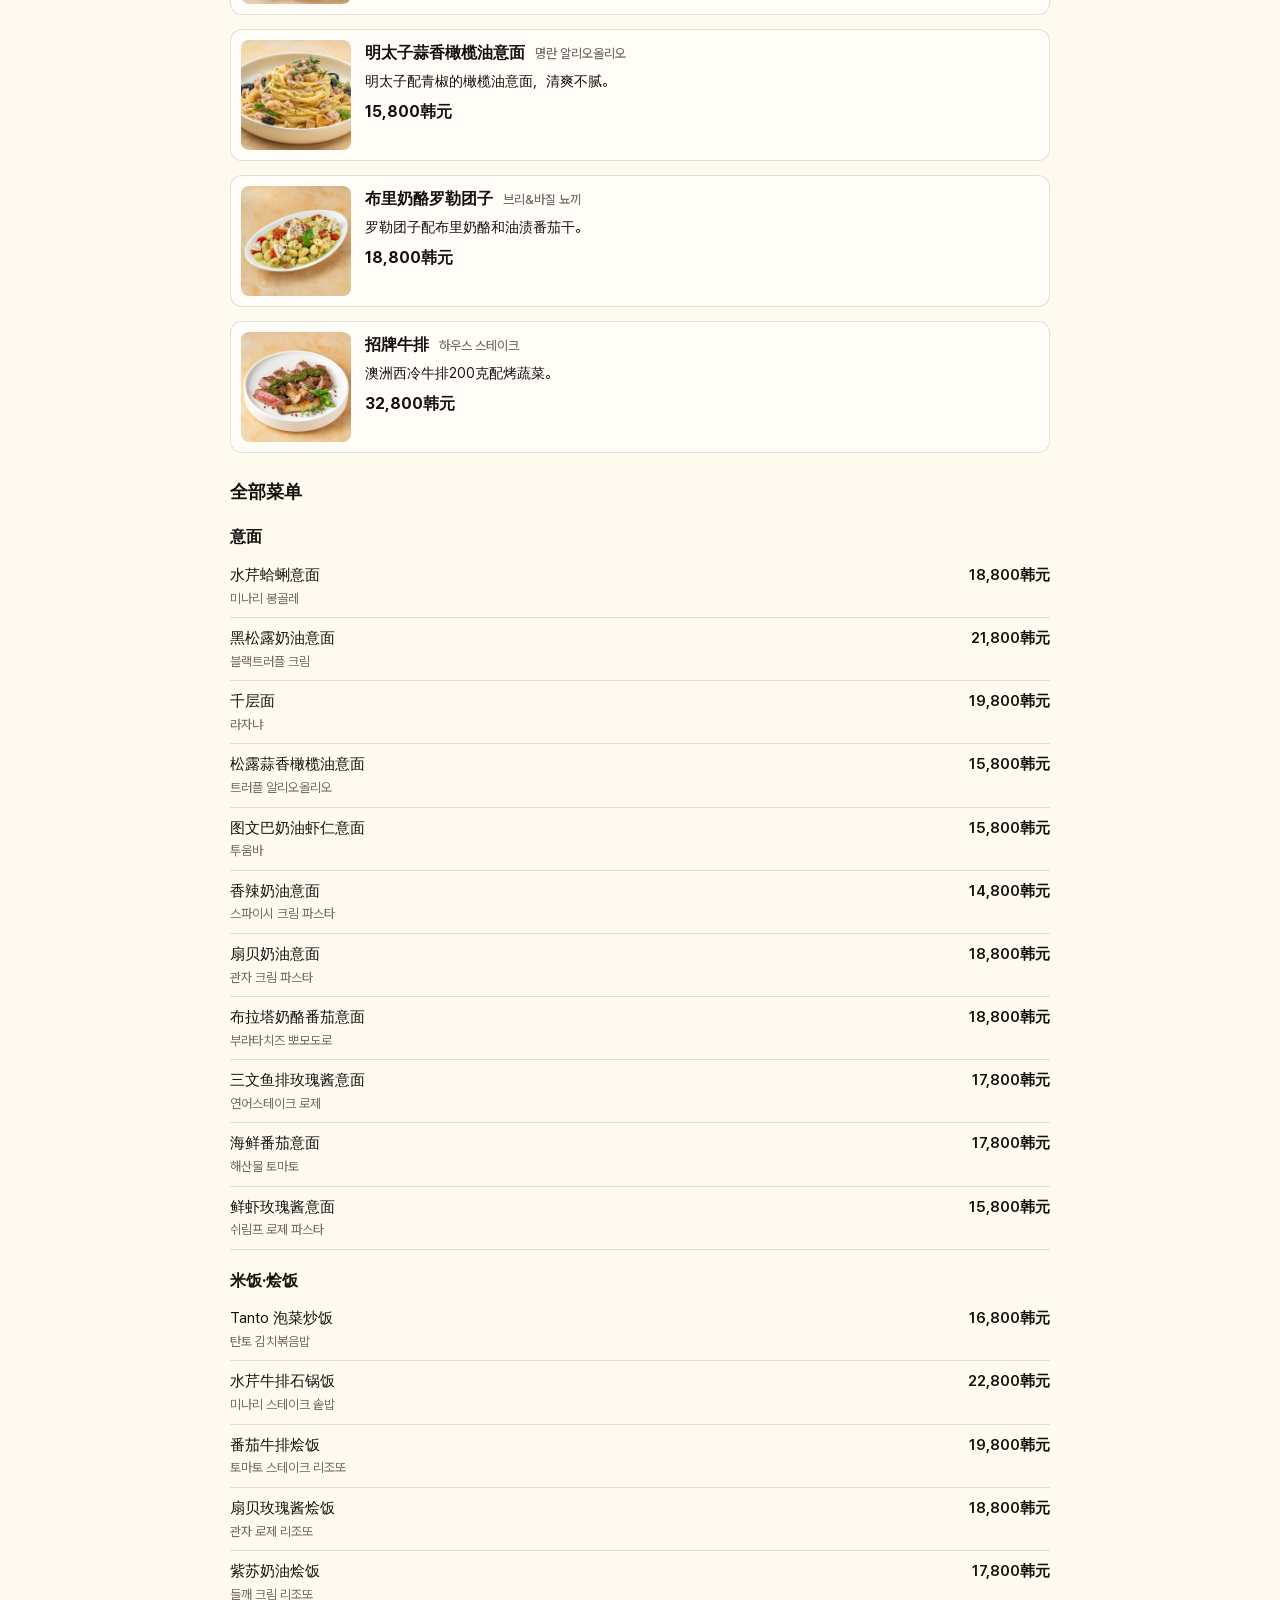
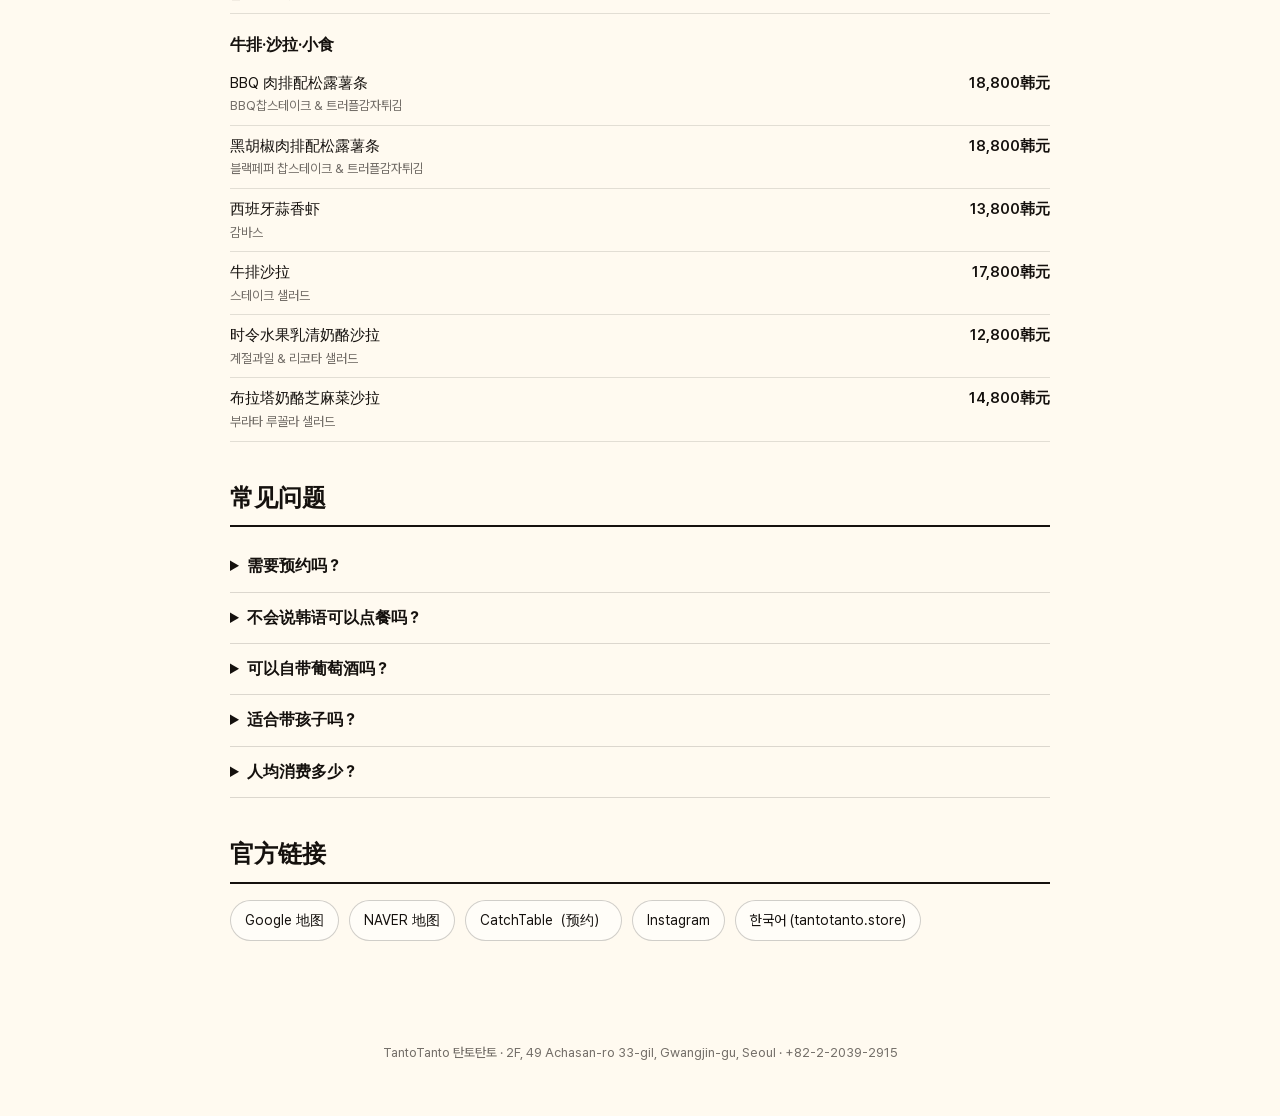
<file: zh/index.html>
<!doctype html>
<html lang="zh-Hans">
<head>
<meta charset="utf-8">
<meta name="viewport" content="width=device-width, initial-scale=1">
<meta http-equiv="Content-Security-Policy" content="default-src 'self'; script-src 'self'; style-src 'self' 'unsafe-inline'; img-src 'self' data:; font-src 'self'; connect-src 'self'; object-src 'none'; base-uri 'self'; form-action 'none'">
<meta name="referrer" content="strict-origin-when-cross-origin">
<title>TantoTanto（탄토탄토）| 首尔建大入口站意大利餐厅 意面·牛排</title>
<meta name="description" content="TantoTanto（탄토탄토）是位于首尔建大入口站2号出口步行5分钟的意大利餐厅。每天11:00–22:00营业，意面14,800韩元起，自带葡萄酒免开瓶费。">
<meta name="robots" content="index, follow, max-image-preview:large">
<link rel="canonical" href="https://tantotanto.store/zh/">
<link rel="alternate" hreflang="ko" href="https://tantotanto.store/">
<link rel="alternate" hreflang="en" href="https://tantotanto.store/en/">
<link rel="alternate" hreflang="ja" href="https://tantotanto.store/ja/">
<link rel="alternate" hreflang="zh-Hans" href="https://tantotanto.store/zh/">
<link rel="alternate" hreflang="x-default" href="https://tantotanto.store/">
<link rel="icon" href="/favicon.ico" sizes="48x48">
<link rel="icon" type="image/png" sizes="192x192" href="/icon-192.png">
<link rel="apple-touch-icon" href="/apple-touch-icon.png">
<meta name="theme-color" content="#FFB700">
<meta property="og:type" content="website">
<meta property="og:locale" content="zh_CN">
<meta property="og:site_name" content="TantoTanto 탄토탄토">
<meta property="og:title" content="TantoTanto（탄토탄토）| 首尔建大入口站意大利餐厅 意面·牛排">
<meta property="og:description" content="TantoTanto（탄토탄토）是位于首尔建大入口站2号出口步行5分钟的意大利餐厅。每天11:00–22:00营业，意面14,800韩元起，自带葡萄酒免开瓶费。">
<meta property="og:url" content="https://tantotanto.store/zh/">
<meta property="og:image" content="https://tantotanto.store/og-image.jpg">
<meta property="og:image:width" content="1200">
<meta property="og:image:height" content="630">
<meta name="twitter:card" content="summary_large_image">
<link rel="stylesheet" href="../fonts/pretendard.css">
<link rel="stylesheet" href="../intl.css">
<script type="application/ld+json">
{
 "@context": "https://schema.org",
 "@graph": [
  {
   "@type": "Restaurant",
   "@id": "https://tantotanto.store/#restaurant",
   "name": "탄토탄토",
   "alternateName": [
    "TantoTanto",
    "Tanto Tanto",
    "タントタント"
   ],
   "description": "TantoTanto（탄토탄토）是位于首尔建大入口站2号出口步行5分钟的意大利餐厅。每天11:00–22:00营业，意面14,800韩元起，自带葡萄酒免开瓶费。",
   "url": "https://tantotanto.store/",
   "logo": "https://tantotanto.store/icon-512.png",
   "image": [
    "https://tantotanto.store/img/steak-cream-pasta.webp",
    "https://tantotanto.store/img/space-sofa.webp"
   ],
   "telephone": "+82-2-2039-2915",
   "servesCuisine": [
    "Italian",
    "Pasta",
    "Steak"
   ],
   "priceRange": "₩10,000~₩30,000",
   "address": {
    "@type": "PostalAddress",
    "streetAddress": "2F, 49 Achasan-ro 33-gil",
    "addressLocality": "Gwangjin-gu",
    "addressRegion": "Seoul",
    "postalCode": "05016",
    "addressCountry": "KR"
   },
   "menu": "https://tantotanto.store/menu/",
   "acceptsReservations": true,
   "openingHoursSpecification": [
    {
     "@type": "OpeningHoursSpecification",
     "dayOfWeek": [
      "Monday",
      "Tuesday",
      "Wednesday",
      "Thursday",
      "Friday"
     ],
     "opens": "11:00",
     "closes": "15:00"
    },
    {
     "@type": "OpeningHoursSpecification",
     "dayOfWeek": [
      "Monday",
      "Tuesday",
      "Wednesday",
      "Thursday",
      "Friday"
     ],
     "opens": "17:00",
     "closes": "22:00"
    },
    {
     "@type": "OpeningHoursSpecification",
     "dayOfWeek": [
      "Saturday",
      "Sunday"
     ],
     "opens": "11:00",
     "closes": "15:00"
    },
    {
     "@type": "OpeningHoursSpecification",
     "dayOfWeek": [
      "Saturday",
      "Sunday"
     ],
     "opens": "16:00",
     "closes": "22:00"
    }
   ],
   "sameAs": [
    "https://www.instagram.com/tantotanto_ku",
    "https://www.catchtable.net/shop/tantotanto_ku",
    "https://naver.me/5D8tWduC"
   ]
  },
  {
   "@type": "WebPage",
   "url": "https://tantotanto.store/zh/",
   "name": "TantoTanto（탄토탄토）| 首尔建大入口站意大利餐厅 意面·牛排",
   "inLanguage": "zh-Hans",
   "about": {
    "@id": "https://tantotanto.store/#restaurant"
   },
   "dateModified": "2026-11-26",
   "primaryImageOfPage": {
    "@type": "ImageObject",
    "url": "https://tantotanto.store/img/steak-cream-pasta.webp",
    "width": 960,
    "height": 960
   }
  },
  {
   "@type": "FAQPage",
   "inLanguage": "zh-Hans",
   "mainEntity": [
    {
     "@type": "Question",
     "name": "需要预约吗？",
     "acceptedAnswer": {
      "@type": "Answer",
      "text": "不预约也可以用餐，但周末晚上人较多。可通过 CatchTable 或 NAVER 预约（最多6人），7人以上请致电。"
     }
    },
    {
     "@type": "Question",
     "name": "不会说韩语可以点餐吗？",
     "acceptedAnswer": {
      "@type": "Answer",
      "text": "可以。本页菜单都附有韩文名称，直接给店员看即可。"
     }
    },
    {
     "@type": "Question",
     "name": "可以自带葡萄酒吗？",
     "acceptedAnswer": {
      "@type": "Answer",
      "text": "可以。葡萄酒和清酒免开瓶费，威士忌每瓶30,000韩元。"
     }
    },
    {
     "@type": "Question",
     "name": "适合带孩子吗？",
     "acceptedAnswer": {
      "@type": "Answer",
      "text": "适合。欢迎带孩子用餐，店内有儿童座椅。"
     }
    },
    {
     "@type": "Question",
     "name": "人均消费多少？",
     "acceptedAnswer": {
      "@type": "Answer",
      "text": "人均约10,000–30,000韩元。意面14,800韩元起，招牌牛排32,800韩元。"
     }
    }
   ]
  }
 ]
}
</script>
</head>
<body>
<header class="top"><a class="home" href="../" aria-label="TantoTanto"><svg class="mk" viewBox="0 0 1109 621" aria-hidden="true"><path d="M1 131H1107V276H807V620H663V276H254V620H111V276H1Z"/><path d="M363 0H495V294.5A47.5 54 0 0 0 542.5 348.5H557V488H539A176 178 0 0 1 363 310Z"/><path transform="translate(552 0)" d="M363 0H495V294.5A47.5 54 0 0 0 542.5 348.5H557V488H539A176 178 0 0 1 363 310Z"/></svg></a><nav class="sw"><a href="../" lang="ko" hreflang="ko">한국어</a> · <a href="../en/" lang="en" hreflang="en">English</a> · <a href="../ja/" lang="ja" hreflang="ja">日本語</a> · <b>中文</b></nav></header>
<main>
<section class="hero">
<img src="../img/space-sofa.webp" alt="TantoTanto dining room" width="1280" height="854">
<div class="hc"><h1>TantoTanto <span lang="ko">탄토탄토</span></h1><p class="sub">意大利餐厅 · 首尔建大入口站步行5分钟</p>
<p class="lead">TantoTanto（탄토탄토）是一家位于首尔广津区建大入口站附近的休闲意大利餐厅。店内有橙色灯光和靠窗的黄色长沙发，提供适合分享的意面、烩饭和牛排。自带葡萄酒和清酒免开瓶费。</p>
<div class="cta"><a class="btn" href="https://www.catchtable.net/shop/tantotanto_ku" target="_blank" rel="noopener">预约</a><a class="btn ghost" href="https://www.google.com/maps/place/?q=place_id:ChIJ1ZfJBdClfDURNxgI5aD3f-I" target="_blank" rel="noopener">Google Maps</a></div></div>
</section>
<section><h2>店铺信息</h2><dl class="facts"><dt>地址</dt><dd>首尔特别市 广津区 峨嵯山路33街 49 2层<br><span class="ko">서울 광진구 아차산로33길 49 2층</span></dd><dt>最近地铁站</dt><dd>建大入口站（2号线、7号线）2号出口，步行5分钟（约350米）</dd><dt>营业时间</dt><dd>每天 11:00–22:00，无固定休息日</dd><dt>休息时间</dt><dd>周一至周五 15:00–17:00 · 周六日 15:00–16:00</dd><dt>最后点餐</dt><dd>午餐 工作日14:30 / 周末14:50 · 晚餐 20:50</dd><dt>人均</dt><dd>约10,000–30,000韩元。意面14,800韩元起，招牌牛排32,800韩元</dd><dt>预约</dt><dd>CatchTable 或 NAVER 预约（最多6人）。7人以上请致电 +82-2-2039-2915</dd><dt>自带酒水</dt><dd>葡萄酒、清酒免开瓶费，威士忌每瓶30,000韩元</dd><dt>儿童</dt><dd>欢迎带孩子，提供儿童座椅</dd><dt>停车</dt><dd>无专用停车场，可使用附近收费停车场（한아름 528주차장）</dd><dt>电话</dt><dd>+82-2-2039-2915</dd></dl></section>
<section><h2>交通指南</h2><ol class="way"><li>从建大入口站2号出口出来，沿大路直走，经过 Olive Young、Baskin Robbins 和 Daiso。</li><li>在 Mega MGC Coffee（메가MGC커피）的路口，左转进入有人行横道的小巷。</li><li>在“시선”店前右转，再往上走一点。</li><li>左手边建筑的2楼就是 TantoTanto，从车站步行约5分钟。</li></ol></section>
<section><h2>菜单</h2><p class="note">菜单附有韩文名称，点餐时可直接指给店员看。价格已含税。</p><h3>招牌菜</h3><ul class="sig"><li><img src="../img/steak-cream-pasta.webp" alt="西冷牛排奶油意面" width="480" height="480" loading="lazy"><div><h4>西冷牛排奶油意面 <span class="ko" lang="ko">채끝스테이크 크림</span></h4><p>微辣奶油宽面配西冷牛排100克，店内人气第一。</p><b>19,800韩元</b></div></li><li><img src="../img/shakshuka.webp" alt="北非蛋（地狱蛋）" width="480" height="480" loading="lazy"><div><h4>北非蛋（地狱蛋） <span class="ko" lang="ko">샥슈카(에그인헬)</span></h4><p>香辣番茄酱配短意面和三颗水波蛋，附法棍。</p><b>19,800韩元</b></div></li><li><img src="../img/myeongran-aglio-olio.webp" alt="明太子蒜香橄榄油意面" width="480" height="480" loading="lazy"><div><h4>明太子蒜香橄榄油意面 <span class="ko" lang="ko">명란 알리오올리오</span></h4><p>明太子配青椒的橄榄油意面，清爽不腻。</p><b>15,800韩元</b></div></li><li><img src="../img/brie-basil-gnocchi.webp" alt="布里奶酪罗勒团子" width="480" height="480" loading="lazy"><div><h4>布里奶酪罗勒团子 <span class="ko" lang="ko">브리&바질 뇨끼</span></h4><p>罗勒团子配布里奶酪和油渍番茄干。</p><b>18,800韩元</b></div></li><li><img src="../img/house-steak.webp" alt="招牌牛排" width="480" height="480" loading="lazy"><div><h4>招牌牛排 <span class="ko" lang="ko">하우스 스테이크</span></h4><p>澳洲西冷牛排200克配烤蔬菜。</p><b>32,800韩元</b></div></li></ul><h3>全部菜单</h3><div class="full"><h4>意面</h4><table><tr><td>水芹蛤蜊意面<span class="ko" lang="ko">미나리 봉골레</span></td><td>18,800韩元</td></tr><tr><td>黑松露奶油意面<span class="ko" lang="ko">블랙트러플 크림</span></td><td>21,800韩元</td></tr><tr><td>千层面<span class="ko" lang="ko">라자냐</span></td><td>19,800韩元</td></tr><tr><td>松露蒜香橄榄油意面<span class="ko" lang="ko">트러플 알리오올리오</span></td><td>15,800韩元</td></tr><tr><td>图文巴奶油虾仁意面<span class="ko" lang="ko">투움바</span></td><td>15,800韩元</td></tr><tr><td>香辣奶油意面<span class="ko" lang="ko">스파이시 크림 파스타</span></td><td>14,800韩元</td></tr><tr><td>扇贝奶油意面<span class="ko" lang="ko">관자 크림 파스타</span></td><td>18,800韩元</td></tr><tr><td>布拉塔奶酪番茄意面<span class="ko" lang="ko">부라타치즈 뽀모도로</span></td><td>18,800韩元</td></tr><tr><td>三文鱼排玫瑰酱意面<span class="ko" lang="ko">연어스테이크 로제</span></td><td>17,800韩元</td></tr><tr><td>海鲜番茄意面<span class="ko" lang="ko">해산물 토마토</span></td><td>17,800韩元</td></tr><tr><td>鲜虾玫瑰酱意面<span class="ko" lang="ko">쉬림프 로제 파스타</span></td><td>15,800韩元</td></tr></table><h4>米饭·烩饭</h4><table><tr><td>Tanto 泡菜炒饭<span class="ko" lang="ko">탄토 김치볶음밥</span></td><td>16,800韩元</td></tr><tr><td>水芹牛排石锅饭<span class="ko" lang="ko">미나리 스테이크 솥밥</span></td><td>22,800韩元</td></tr><tr><td>番茄牛排烩饭<span class="ko" lang="ko">토마토 스테이크 리조또</span></td><td>19,800韩元</td></tr><tr><td>扇贝玫瑰酱烩饭<span class="ko" lang="ko">관자 로제 리조또</span></td><td>18,800韩元</td></tr><tr><td>紫苏奶油烩饭<span class="ko" lang="ko">들깨 크림 리조또</span></td><td>17,800韩元</td></tr></table><h4>牛排·沙拉·小食</h4><table><tr><td>BBQ 肉排配松露薯条<span class="ko" lang="ko">BBQ찹스테이크 & 트러플감자튀김</span></td><td>18,800韩元</td></tr><tr><td>黑胡椒肉排配松露薯条<span class="ko" lang="ko">블랙페퍼 찹스테이크 & 트러플감자튀김</span></td><td>18,800韩元</td></tr><tr><td>西班牙蒜香虾<span class="ko" lang="ko">감바스</span></td><td>13,800韩元</td></tr><tr><td>牛排沙拉<span class="ko" lang="ko">스테이크 샐러드</span></td><td>17,800韩元</td></tr><tr><td>时令水果乳清奶酪沙拉<span class="ko" lang="ko">계절과일 & 리코타 샐러드</span></td><td>12,800韩元</td></tr><tr><td>布拉塔奶酪芝麻菜沙拉<span class="ko" lang="ko">부라타 루꼴라 샐러드</span></td><td>14,800韩元</td></tr></table></div></section>
<section><h2>常见问题</h2><details><summary>需要预约吗？</summary><p>不预约也可以用餐，但周末晚上人较多。可通过 CatchTable 或 NAVER 预约（最多6人），7人以上请致电。</p></details><details><summary>不会说韩语可以点餐吗？</summary><p>可以。本页菜单都附有韩文名称，直接给店员看即可。</p></details><details><summary>可以自带葡萄酒吗？</summary><p>可以。葡萄酒和清酒免开瓶费，威士忌每瓶30,000韩元。</p></details><details><summary>适合带孩子吗？</summary><p>适合。欢迎带孩子用餐，店内有儿童座椅。</p></details><details><summary>人均消费多少？</summary><p>人均约10,000–30,000韩元。意面14,800韩元起，招牌牛排32,800韩元。</p></details></section>
<section><h2>官方链接</h2><p class="links"><a href="https://www.google.com/maps/place/?q=place_id:ChIJ1ZfJBdClfDURNxgI5aD3f-I" target="_blank" rel="noopener">Google 地图</a><a href="https://map.naver.com/p/search/%ED%83%84%ED%86%A0%ED%83%84%ED%86%A0%20%EA%B1%B4%EB%8C%80" target="_blank" rel="noopener">NAVER 地图</a><a href="https://www.catchtable.net/shop/tantotanto_ku" target="_blank" rel="noopener">CatchTable（预约）</a><a href="https://www.instagram.com/tantotanto_ku" target="_blank" rel="noopener">Instagram</a><a href="../">한국어 (tantotanto.store)</a></p></section>
</main>
<footer><p>TantoTanto 탄토탄토 · 2F, 49 Achasan-ro 33-gil, Gwangjin-gu, Seoul · +82-2-2039-2915</p></footer>
</body>
</html>
</file>
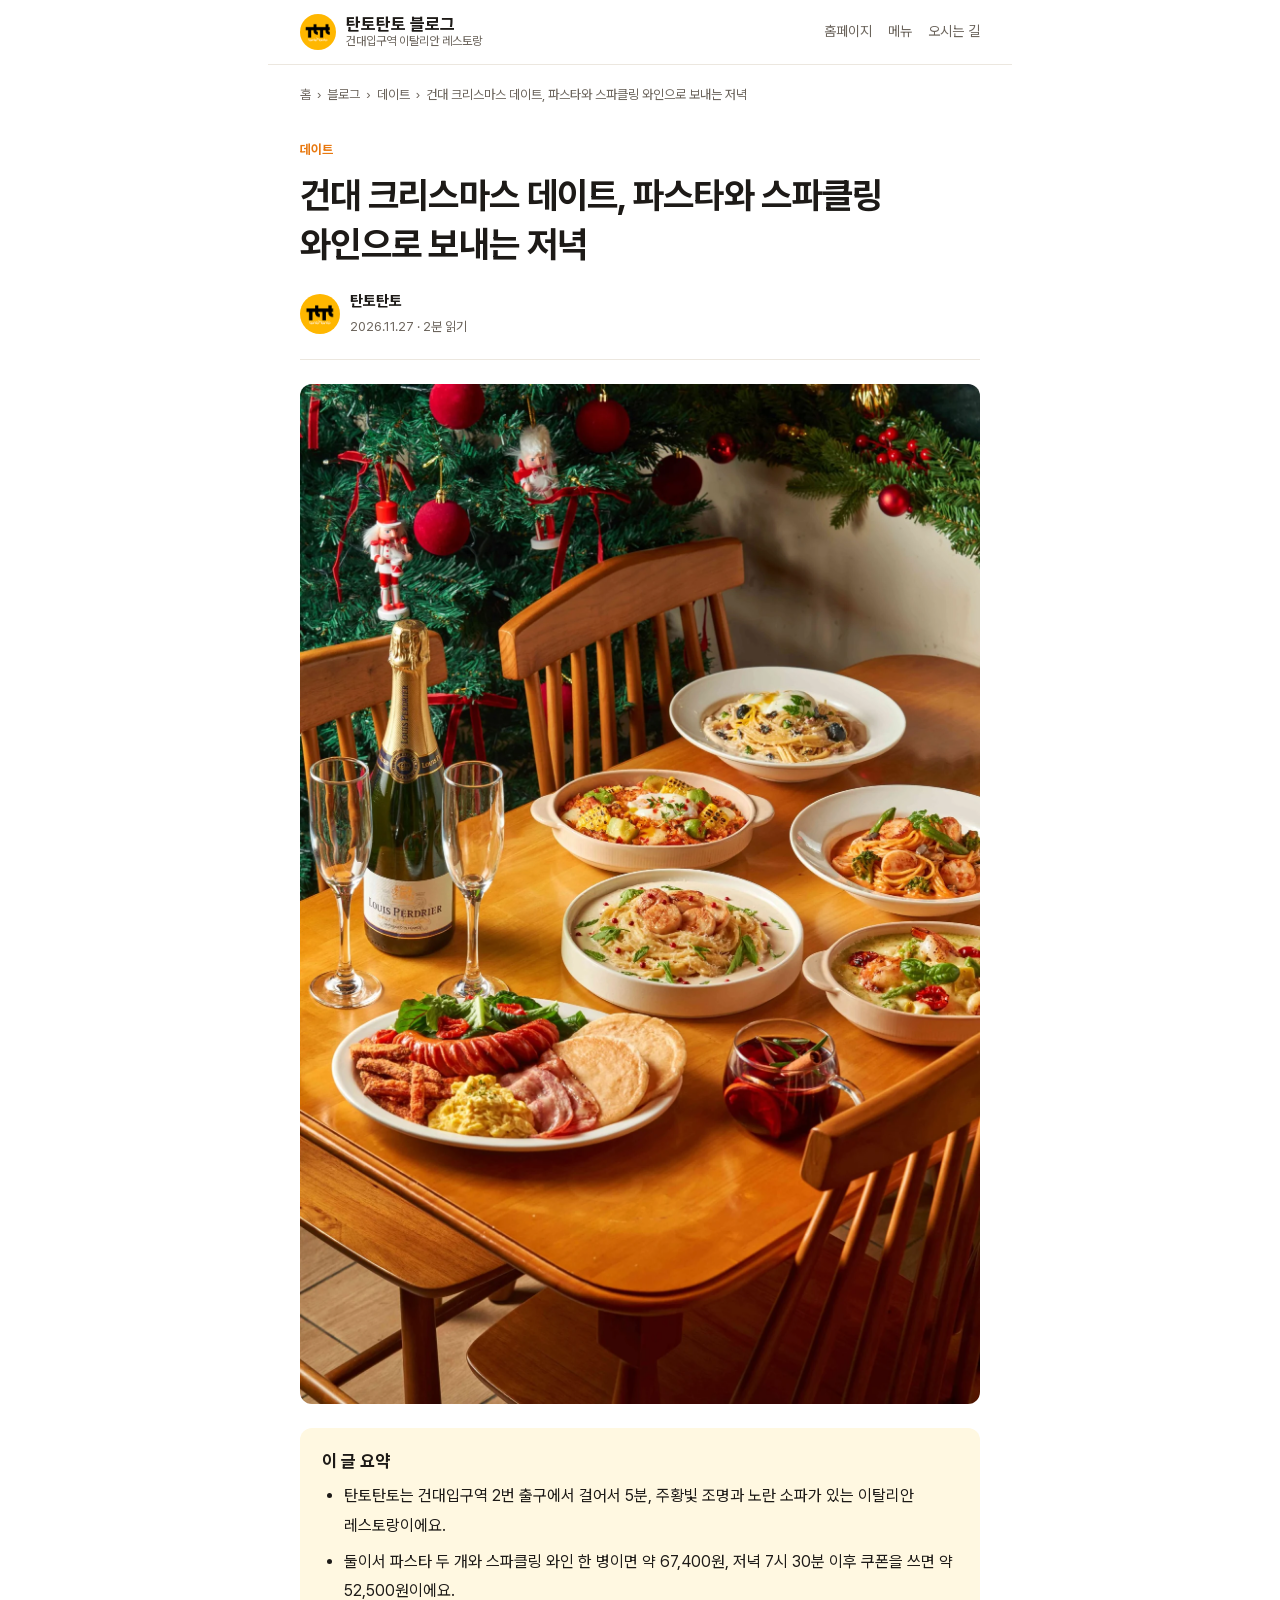
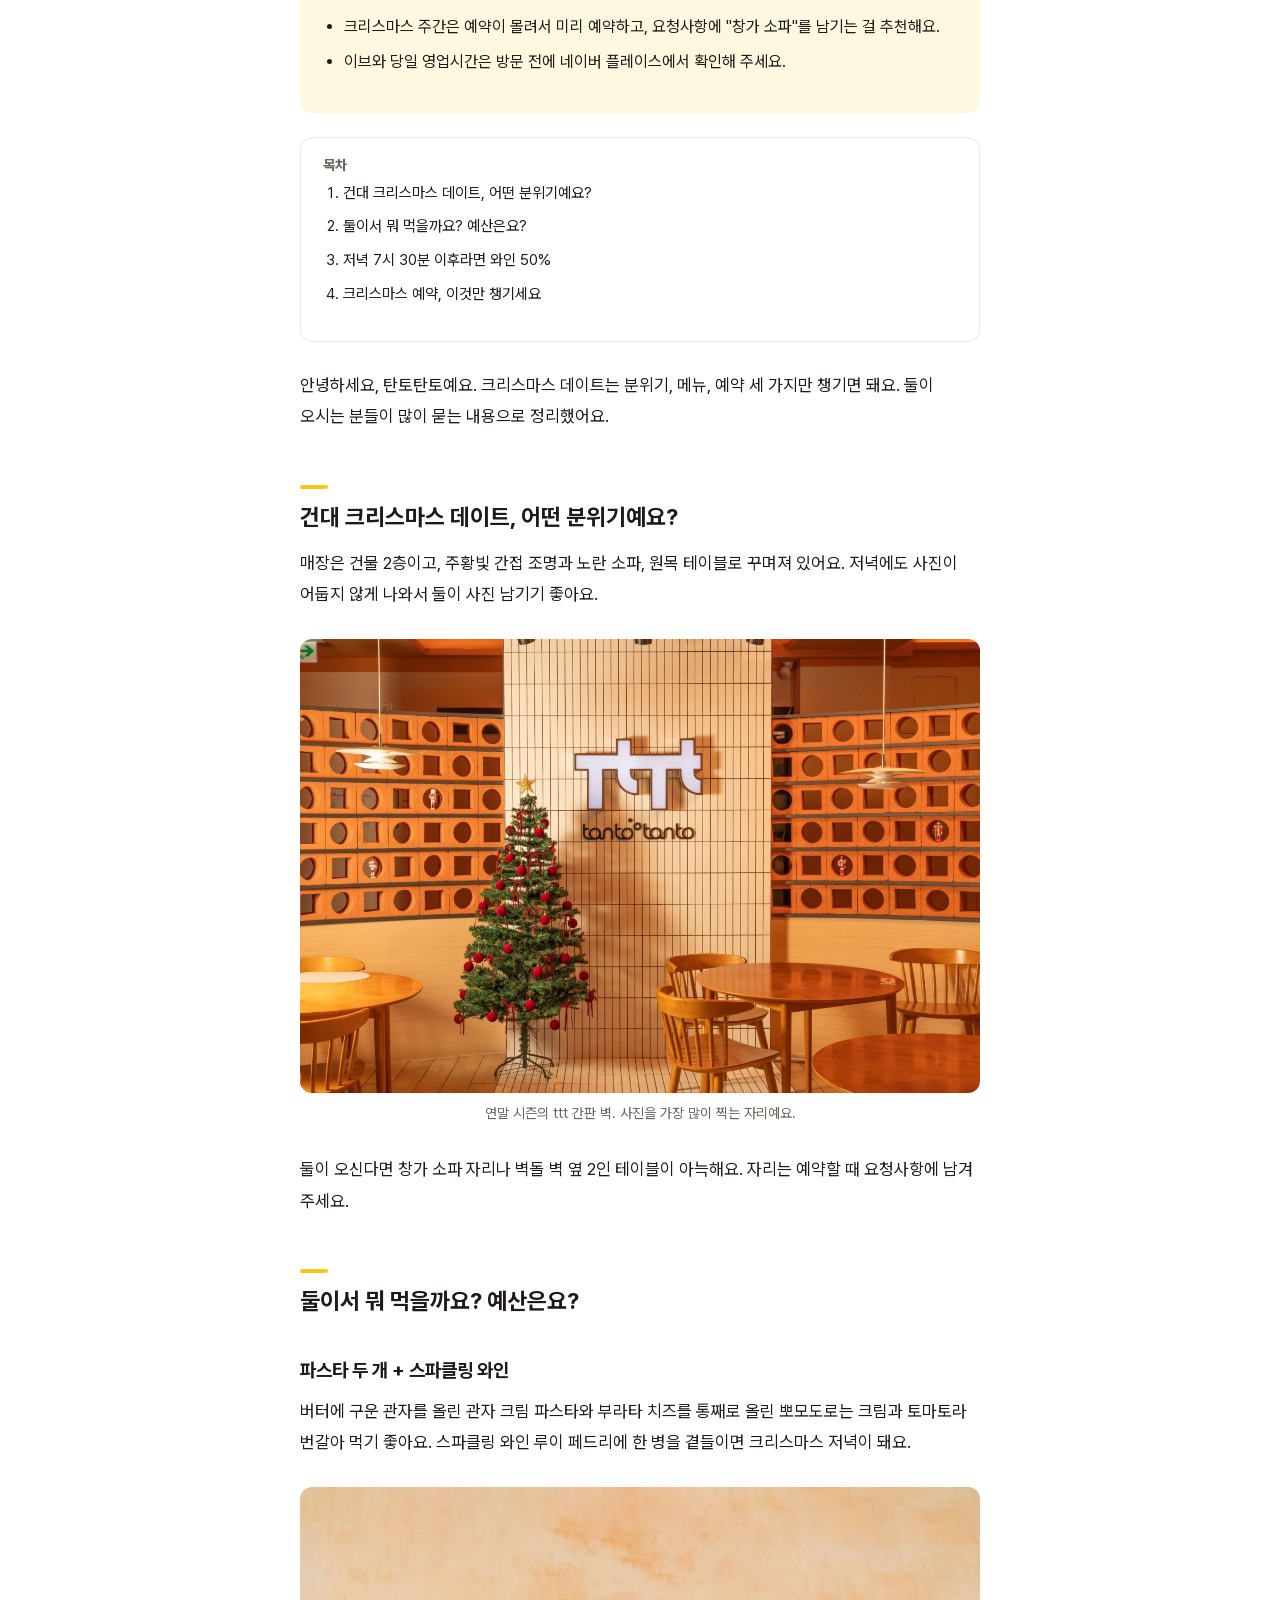
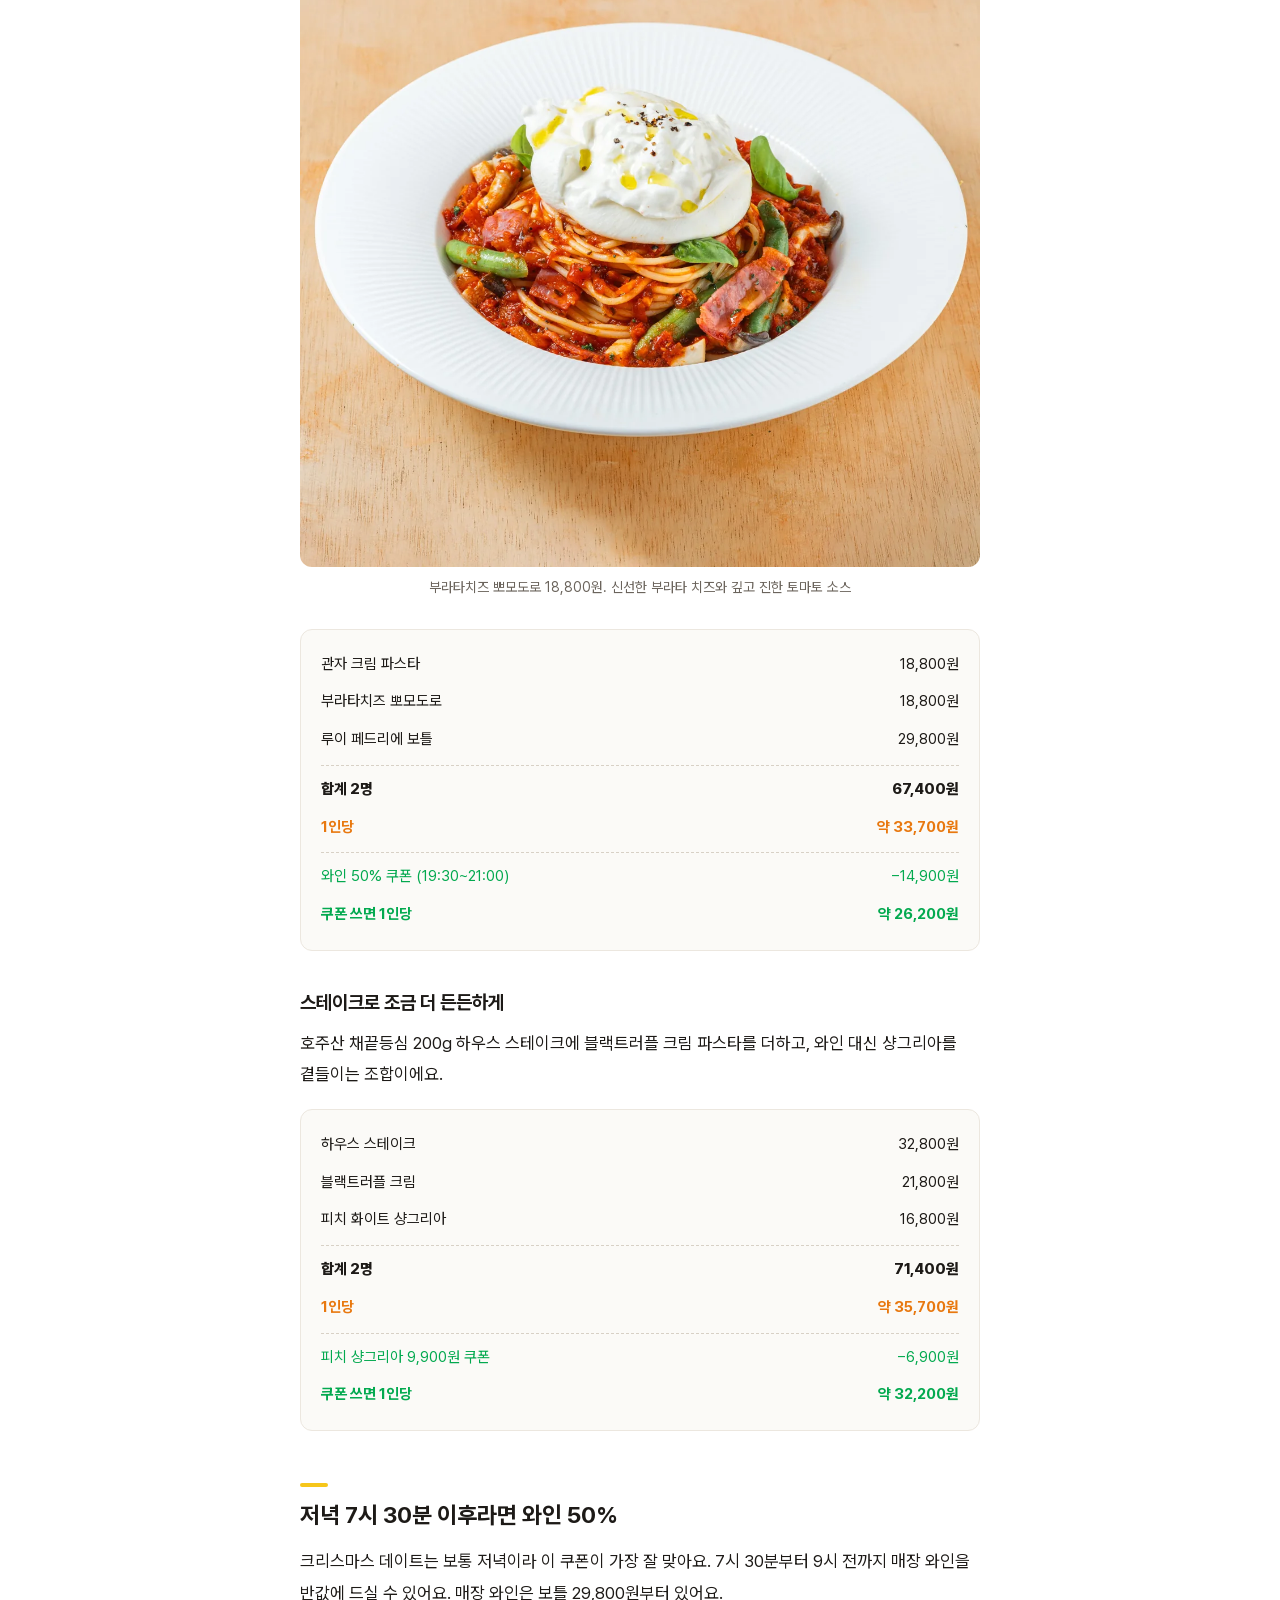
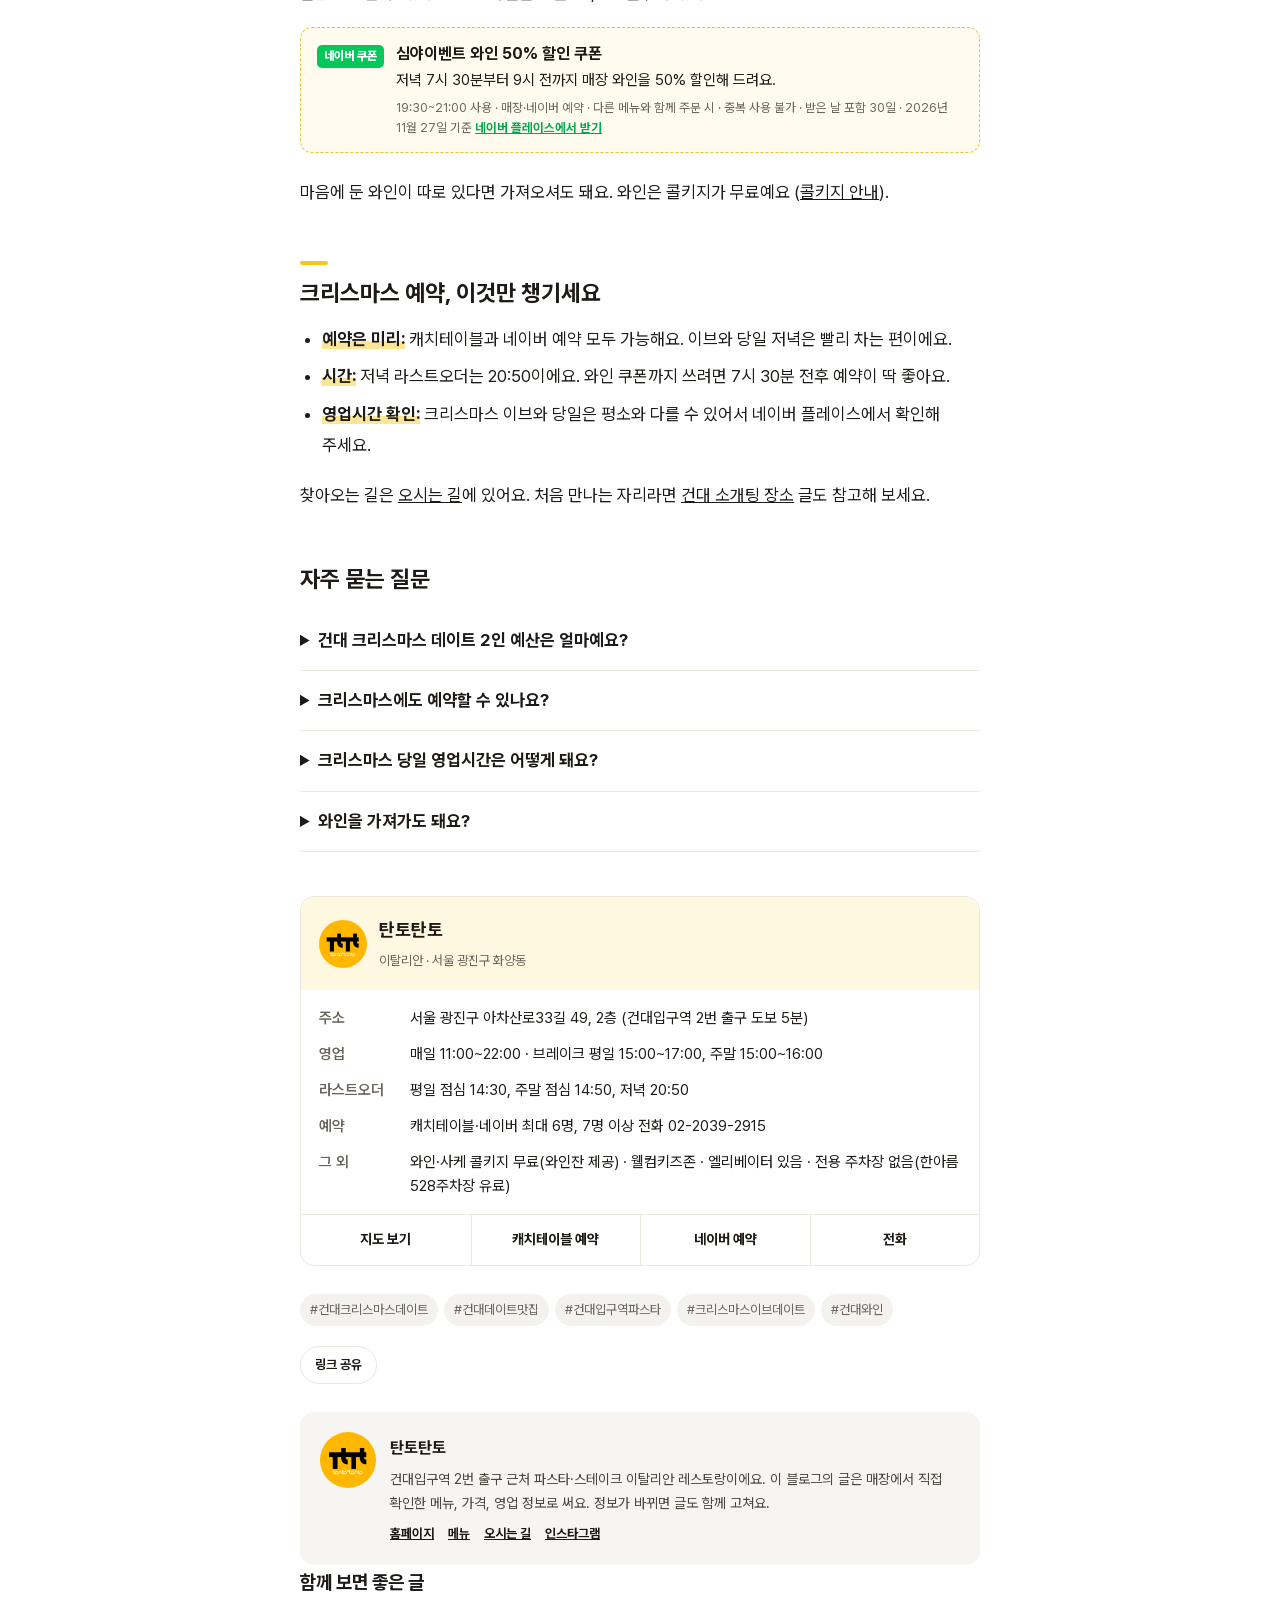
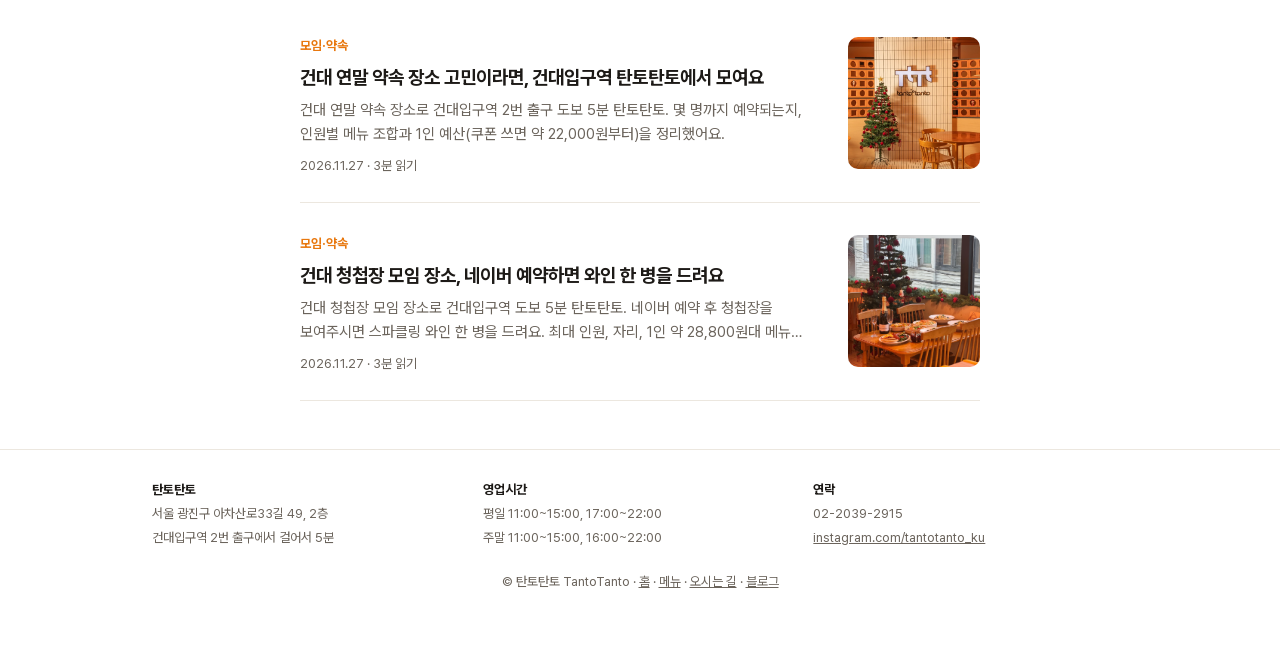
<file: blog/konkuk-christmas-date/index.html>
<!doctype html>
<html lang="ko">
<head>
<meta charset="utf-8">
<meta name="viewport" content="width=device-width, initial-scale=1">
<meta http-equiv="Content-Security-Policy" content="default-src 'self'; script-src 'self'; style-src 'self' 'unsafe-inline'; img-src 'self' data:; font-src 'self'; connect-src 'self'; object-src 'none'; base-uri 'self'; form-action 'none'">
<meta name="referrer" content="strict-origin-when-cross-origin">
<title>건대 크리스마스 데이트 맛집 | 건대입구역 탄토탄토 (예약·2인 예산·와인 50%)</title>
<meta name="description" content="건대 크리스마스 데이트 장소로 건대입구역 도보 5분 탄토탄토. 창가 소파 예약 팁, 2인 메뉴 조합과 예산(약 52,400원부터), 저녁 7시 30분 이후 와인 50% 쿠폰을 정리했어요.">
<meta name="robots" content="index, follow, max-image-preview:large">
<link rel="canonical" href="https://tantotanto.store/blog/konkuk-christmas-date/">
<link rel="icon" href="/favicon.ico" sizes="48x48">
<link rel="icon" type="image/png" sizes="192x192" href="/icon-192.png">
<link rel="apple-touch-icon" href="/apple-touch-icon.png">
<meta name="theme-color" content="#FFB700">
<meta property="og:type" content="article">
<meta property="og:locale" content="ko_KR">
<meta property="og:site_name" content="탄토탄토">
<meta property="og:title" content="건대 크리스마스 데이트 맛집 | 건대입구역 탄토탄토 (예약·2인 예산·와인 50%)">
<meta property="og:description" content="건대 크리스마스 데이트 장소로 건대입구역 도보 5분 탄토탄토. 창가 소파 예약 팁, 2인 메뉴 조합과 예산(약 52,400원부터), 저녁 7시 30분 이후 와인 50% 쿠폰을 정리했어요.">
<meta property="og:url" content="https://tantotanto.store/blog/konkuk-christmas-date/">
<meta property="og:image" content="https://tantotanto.store/img/xmas-table-close.webp">
<meta name="twitter:card" content="summary_large_image">
<link rel="alternate" type="application/rss+xml" title="탄토탄토 블로그" href="https://tantotanto.store/blog/feed.xml">
<link rel="stylesheet" href="../../fonts/pretendard.css">
<link rel="stylesheet" href="../../blog/blog.css">
<script type="application/ld+json">
{
 "@context": "https://schema.org",
 "@graph": [
  {
   "@type": "BlogPosting",
   "@id": "https://tantotanto.store/blog/konkuk-christmas-date/#post",
   "headline": "건대 크리스마스 데이트, 파스타와 스파클링 와인으로 보내는 저녁",
   "description": "건대 크리스마스 데이트 장소로 건대입구역 도보 5분 탄토탄토. 창가 소파 예약 팁, 2인 메뉴 조합과 예산(약 52,400원부터), 저녁 7시 30분 이후 와인 50% 쿠폰을 정리했어요.",
   "url": "https://tantotanto.store/blog/konkuk-christmas-date/",
   "mainEntityOfPage": "https://tantotanto.store/blog/konkuk-christmas-date/",
   "inLanguage": "ko",
   "datePublished": "2026-11-27T09:00:00+09:00",
   "dateModified": "2026-11-27T09:00:00+09:00",
   "image": [
    "https://tantotanto.store/img/xmas-table-close.webp",
    "https://tantotanto.store/img/xmas-tree-ttt.webp",
    "https://tantotanto.store/img/b/burrata-pomodoro.webp"
   ],
   "author": {
    "@type": "Organization",
    "name": "탄토탄토",
    "url": "https://tantotanto.store/"
   },
   "publisher": {
    "@type": "Organization",
    "name": "탄토탄토",
    "logo": {
     "@type": "ImageObject",
     "url": "https://tantotanto.store/icon-512.png"
    }
   },
   "about": {
    "@id": "https://tantotanto.store/#restaurant"
   },
   "articleSection": "데이트",
   "keywords": [
    "건대 크리스마스 데이트",
    "건대 데이트 맛집",
    "건대입구역 파스타",
    "크리스마스 이브 데이트",
    "건대 와인"
   ]
  },
  {
   "@type": "BreadcrumbList",
   "itemListElement": [
    {
     "@type": "ListItem",
     "position": 1,
     "name": "홈",
     "item": "https://tantotanto.store/"
    },
    {
     "@type": "ListItem",
     "position": 2,
     "name": "블로그",
     "item": "https://tantotanto.store/blog/"
    },
    {
     "@type": "ListItem",
     "position": 3,
     "name": "데이트",
     "item": "https://tantotanto.store/blog/category/date/"
    },
    {
     "@type": "ListItem",
     "position": 4,
     "name": "건대 크리스마스 데이트, 파스타와 스파클링 와인으로 보내는 저녁"
    }
   ]
  },
  {
   "@type": "Restaurant",
   "@id": "https://tantotanto.store/#restaurant",
   "name": "탄토탄토",
   "url": "https://tantotanto.store/"
  },
  {
   "@type": "FAQPage",
   "mainEntity": [
    {
     "@type": "Question",
     "name": "건대 크리스마스 데이트 2인 예산은 얼마예요?",
     "acceptedAnswer": {
      "@type": "Answer",
      "text": "파스타 두 개와 스파클링 와인 한 병 기준 약 67,400원이고, 저녁 7시 30분~9시에 와인 50% 쿠폰을 쓰면 약 52,500원이에요."
     }
    },
    {
     "@type": "Question",
     "name": "크리스마스에도 예약할 수 있나요?",
     "acceptedAnswer": {
      "@type": "Answer",
      "text": "캐치테이블과 네이버 예약으로 예약할 수 있어요. 이브와 당일 저녁은 빨리 차는 편이라 미리 예약해 주세요."
     }
    },
    {
     "@type": "Question",
     "name": "크리스마스 당일 영업시간은 어떻게 돼요?",
     "acceptedAnswer": {
      "@type": "Answer",
      "text": "평소에는 매일 11:00~22:00, 저녁 라스트오더 20:50이에요. 크리스마스 이브와 당일은 달라질 수 있어 네이버 플레이스에서 확인해 주세요."
     }
    },
    {
     "@type": "Question",
     "name": "와인을 가져가도 돼요?",
     "acceptedAnswer": {
      "@type": "Answer",
      "text": "네, 와인과 사케는 콜키지가 무료예요."
     }
    }
   ]
  }
 ]
}
</script>
</head>
<body>
<header class="top"><a class="brand" href="/blog/"><img src="/icon-192.png" alt="" width="36" height="36"><span><b>탄토탄토 블로그</b><small>건대입구역 이탈리안 레스토랑</small></span></a><nav aria-label="주요 메뉴"><a href="/">홈페이지</a><a href="/menu/">메뉴</a><a href="/visit/">오시는 길</a></nav></header>
<main class="wrap narrow"><nav class="crumbs" aria-label="현재 위치"><ol><li><a href="/">홈</a></li><li><a href="/blog/">블로그</a></li><li><a href="/blog/category/date/">데이트</a></li><li aria-current="page">건대 크리스마스 데이트, 파스타와 스파클링 와인으로 보내는 저녁</li></ol></nav><article class="post"><header class="phead"><a class="cat" href="/blog/category/date/">데이트</a><h1>건대 크리스마스 데이트, 파스타와 스파클링 와인으로 보내는 저녁</h1><div class="byline"><img src="/icon-192.png" alt="" width="40" height="40"><span><b>탄토탄토</b><time datetime="2026-11-27">2026.11.27</time> · 2분 읽기</span></div></header><figure class="hero"><img src="/img/xmas-table-close.webp" alt="크리스마스 트리 앞 테이블에 루이 페드리에 보틀과 와인잔 두 개, 파스타 여러 접시" width="1400" height="2099" fetchpriority="high" decoding="async"></figure><div class="body">
<div class="summary"><b>이 글 요약</b><ul>
<li>탄토탄토는 건대입구역 2번 출구에서 걸어서 5분, 주황빛 조명과 노란 소파가 있는 이탈리안 레스토랑이에요.</li>
<li>둘이서 파스타 두 개와 스파클링 와인 한 병이면 약 67,400원, 저녁 7시 30분 이후 쿠폰을 쓰면 약 52,500원이에요.</li>
<li>크리스마스 주간은 예약이 몰려서 미리 예약하고, 요청사항에 "창가 소파"를 남기는 걸 추천해요.</li>
<li>이브와 당일 영업시간은 방문 전에 네이버 플레이스에서 확인해 주세요.</li>
</ul></div><nav class="toc" aria-label="목차"><b>목차</b><ol><li><a href="#s1">건대 크리스마스 데이트, 어떤 분위기예요?</a></li><li><a href="#s2">둘이서 뭐 먹을까요? 예산은요?</a></li><li><a href="#s3">저녁 7시 30분 이후라면 와인 50%</a></li><li><a href="#s4">크리스마스 예약, 이것만 챙기세요</a></li></ol></nav>

<p>안녕하세요, 탄토탄토예요. 크리스마스 데이트는 분위기, 메뉴, 예약 세 가지만 챙기면 돼요. 둘이 오시는 분들이 많이 묻는 내용으로 정리했어요.</p>

<h2 id="s1">건대 크리스마스 데이트, 어떤 분위기예요?</h2>
<p>매장은 건물 2층이고, 주황빛 간접 조명과 노란 소파, 원목 테이블로 꾸며져 있어요. 저녁에도 사진이 어둡지 않게 나와서 둘이 사진 남기기 좋아요.</p>
<figure><img src="/img/xmas-tree-ttt.webp" alt="ttt 간판 흰 타일 벽 옆 크리스마스 트리와 원목 테이블" width="1280" height="854" loading="lazy" decoding="async"><figcaption>연말 시즌의 ttt 간판 벽. 사진을 가장 많이 찍는 자리예요.</figcaption></figure>
<p>둘이 오신다면 창가 소파 자리나 벽돌 벽 옆 2인 테이블이 아늑해요. 자리는 예약할 때 요청사항에 남겨 주세요.</p>

<h2 id="s2">둘이서 뭐 먹을까요? 예산은요?</h2>
<h3>파스타 두 개 + 스파클링 와인</h3>
<p>버터에 구운 관자를 올린 관자 크림 파스타와 부라타 치즈를 통째로 올린 뽀모도로는 크림과 토마토라 번갈아 먹기 좋아요. 스파클링 와인 루이 페드리에 한 병을 곁들이면 크리스마스 저녁이 돼요.</p>
<figure><img src="/img/b/burrata-pomodoro.webp" alt="부라타치즈 뽀모도로. 신선한 부라타 치즈와 깊고 진한 토마토 소스" width="1200" height="1200" loading="lazy" decoding="async"><figcaption>부라타치즈 뽀모도로 18,800원. 신선한 부라타 치즈와 깊고 진한 토마토 소스</figcaption></figure>
<ul class="bill"><li><span>관자 크림 파스타</span><span>18,800원</span></li><li><span>부라타치즈 뽀모도로</span><span>18,800원</span></li><li><span>루이 페드리에 보틀</span><span>29,800원</span></li><li class="sum"><span>합계 2명</span><span>67,400원</span></li><li class="per"><span>1인당</span><span>약 33,700원</span></li><li class="cpl"><span>와인 50% 쿠폰 (19:30~21:00)</span><span>−14,900원</span></li><li class="per cp"><span>쿠폰 쓰면 1인당</span><span>약 26,200원</span></li></ul>
<h3>스테이크로 조금 더 든든하게</h3>
<p>호주산 채끝등심 200g 하우스 스테이크에 블랙트러플 크림 파스타를 더하고, 와인 대신 샹그리아를 곁들이는 조합이에요.</p>
<ul class="bill"><li><span>하우스 스테이크</span><span>32,800원</span></li><li><span>블랙트러플 크림</span><span>21,800원</span></li><li><span>피치 화이트 샹그리아</span><span>16,800원</span></li><li class="sum"><span>합계 2명</span><span>71,400원</span></li><li class="per"><span>1인당</span><span>약 35,700원</span></li><li class="cpl"><span>피치 샹그리아 9,900원 쿠폰</span><span>−6,900원</span></li><li class="per cp"><span>쿠폰 쓰면 1인당</span><span>약 32,200원</span></li></ul>

<h2 id="s3">저녁 7시 30분 이후라면 와인 50%</h2>
<p>크리스마스 데이트는 보통 저녁이라 이 쿠폰이 가장 잘 맞아요. 7시 30분부터 9시 전까지 매장 와인을 반값에 드실 수 있어요. 매장 와인은 보틀 29,800원부터 있어요.</p>
<div class="cpn"><span class="tag">네이버 쿠폰</span><div><b>심야이벤트 와인 50% 할인 쿠폰</b><p>저녁 7시 30분부터 9시 전까지 매장 와인을 50% 할인해 드려요.</p><small>19:30~21:00 사용 · 매장·네이버 예약 · 다른 메뉴와 함께 주문 시 · 중복 사용 불가 · 받은 날 포함 30일 · 2026년 11월 27일 기준 <a href="https://map.naver.com/p/search/%ED%83%84%ED%86%A0%ED%83%84%ED%86%A0%20%EA%B1%B4%EB%8C%80" target="_blank" rel="noopener">네이버 플레이스에서 받기</a></small></div></div>
<p>마음에 둔 와인이 따로 있다면 가져오셔도 돼요. 와인은 콜키지가 무료예요 (<a href="/blog/konkuk-corkage-free/">콜키지 안내</a>).</p>

<h2 id="s4">크리스마스 예약, 이것만 챙기세요</h2>
<ul>
<li><strong>예약은 미리:</strong> 캐치테이블과 네이버 예약 모두 가능해요. 이브와 당일 저녁은 빨리 차는 편이에요.</li>
<li><strong>시간:</strong> 저녁 라스트오더는 20:50이에요. 와인 쿠폰까지 쓰려면 7시 30분 전후 예약이 딱 좋아요.</li>
<li><strong>영업시간 확인:</strong> 크리스마스 이브와 당일은 평소와 다를 수 있어서 네이버 플레이스에서 확인해 주세요.</li>
</ul>
<p>찾아오는 길은 <a href="/visit/">오시는 길</a>에 있어요. 처음 만나는 자리라면 <a href="/blog/konkuk-blind-date/">건대 소개팅 장소</a> 글도 참고해 보세요.</p>
</div><section class="faq" aria-labelledby="faq-t"><h2 id="faq-t">자주 묻는 질문</h2><details><summary>건대 크리스마스 데이트 2인 예산은 얼마예요?</summary><p>파스타 두 개와 스파클링 와인 한 병 기준 약 67,400원이고, 저녁 7시 30분~9시에 와인 50% 쿠폰을 쓰면 약 52,500원이에요.</p></details><details><summary>크리스마스에도 예약할 수 있나요?</summary><p>캐치테이블과 네이버 예약으로 예약할 수 있어요. 이브와 당일 저녁은 빨리 차는 편이라 미리 예약해 주세요.</p></details><details><summary>크리스마스 당일 영업시간은 어떻게 돼요?</summary><p>평소에는 매일 11:00~22:00, 저녁 라스트오더 20:50이에요. 크리스마스 이브와 당일은 달라질 수 있어 네이버 플레이스에서 확인해 주세요.</p></details><details><summary>와인을 가져가도 돼요?</summary><p>네, 와인과 사케는 콜키지가 무료예요.</p></details></section><aside class="place" aria-labelledby="place-t"><div class="pl-head"><img src="/icon-192.png" alt="" width="48" height="48"><div><b id="place-t">탄토탄토</b><span>이탈리안 · 서울 광진구 화양동</span></div></div><ul><li><b>주소</b>서울 광진구 아차산로33길 49, 2층 (건대입구역 2번 출구 도보 5분)</li><li><b>영업</b>매일 11:00~22:00 · 브레이크 평일 15:00~17:00, 주말 15:00~16:00</li><li><b>라스트오더</b>평일 점심 14:30, 주말 점심 14:50, 저녁 20:50</li><li><b>예약</b>캐치테이블·네이버 최대 6명, 7명 이상 전화 02-2039-2915</li><li><b>그 외</b>와인·사케 콜키지 무료(와인잔 제공) · 웰컴키즈존 · 엘리베이터 있음 · 전용 주차장 없음(한아름 528주차장 유료)</li></ul><div class="pl-btn"><a href="https://www.google.com/maps/search/?api=1&query=%ED%83%84%ED%86%A0%ED%83%84%ED%86%A0&query_place_id=ChIJ1ZfJBdClfDURNxgI5aD3f-I" target="_blank" rel="noopener">지도 보기</a><a href="https://www.catchtable.net/shop/tantotanto_ku" target="_blank" rel="noopener">캐치테이블 예약</a><a href="https://naver.me/5D8tWduC" target="_blank" rel="noopener">네이버 예약</a><a href="tel:+82220392915">전화</a></div></aside><p class="tags"><span>#건대크리스마스데이트</span><span>#건대데이트맛집</span><span>#건대입구역파스타</span><span>#크리스마스이브데이트</span><span>#건대와인</span></p><p class="share"><button type="button" data-share>링크 공유</button></p><aside class="author" aria-label="글쓴이"><img src="/icon-192.png" alt="" width="56" height="56"><div><b>탄토탄토</b><p>건대입구역 2번 출구 근처 파스타·스테이크 이탈리안 레스토랑이에요. 이 블로그의 글은 매장에서 직접 확인한 메뉴, 가격, 영업 정보로 써요. 정보가 바뀌면 글도 함께 고쳐요.</p><p class="al"><a href="/">홈페이지</a><a href="/menu/">메뉴</a><a href="/visit/">오시는 길</a><a href="https://www.instagram.com/tantotanto_ku" target="_blank" rel="noopener">인스타그램</a></p></div></aside></article><section class="related" aria-labelledby="rel-t"><h2 id="rel-t">함께 보면 좋은 글</h2><ul class="cards"><li class="card"><a href="/blog/konkuk-year-end-party/"><div class="ct"><span class="cat">모임·약속</span><h3>건대 연말 약속 장소 고민이라면, 건대입구역 탄토탄토에서 모여요</h3><p>건대 연말 약속 장소로 건대입구역 2번 출구 도보 5분 탄토탄토. 몇 명까지 예약되는지, 인원별 메뉴 조합과 1인 예산(쿠폰 쓰면 약 22,000원부터)을 정리했어요.</p><time datetime="2026-11-27">2026.11.27 · 3분 읽기</time></div><img src="/img/xmas-tree-ttt.webp" alt="ttt 간판이 있는 흰 타일 벽 옆에 빨간 리본 트리가 놓인 탄토탄토 매장" width="320" height="320" loading="lazy" decoding="async"></a></li><li class="card"><a href="/blog/konkuk-wedding-invitation-dinner/"><div class="ct"><span class="cat">모임·약속</span><h3>건대 청첩장 모임 장소, 네이버 예약하면 와인 한 병을 드려요</h3><p>건대 청첩장 모임 장소로 건대입구역 도보 5분 탄토탄토. 네이버 예약 후 청첩장을 보여주시면 스파클링 와인 한 병을 드려요. 최대 인원, 자리, 1인 약 28,800원대 메뉴 조합을 정리했어요.</p><time datetime="2026-11-27">2026.11.27 · 3분 읽기</time></div><img src="/img/xmas-window-table.webp" alt="창가 트리 앞 원목 테이블에 루이 페드리에 보틀과 와인잔 두 개, 파스타 접시가 차려져 있어요" width="320" height="320" loading="lazy" decoding="async"></a></li></ul></section></main>
<footer class="foot"><div class="wrap"><div><b>탄토탄토</b>서울 광진구 아차산로33길 49, 2층<br>건대입구역 2번 출구에서 걸어서 5분</div><div><b>영업시간</b>평일 11:00~15:00, 17:00~22:00<br>주말 11:00~15:00, 16:00~22:00</div><div><b>연락</b>02-2039-2915<br><a href="https://www.instagram.com/tantotanto_ku" target="_blank" rel="noopener">instagram.com/tantotanto_ku</a></div></div><p class="copy">© 탄토탄토 TantoTanto · <a href="/">홈</a> · <a href="/menu/">메뉴</a> · <a href="/visit/">오시는 길</a> · <a href="/blog/">블로그</a></p></footer>
<script src="/blog/blog.js" defer></script>
</body>
</html>
<nav class="bar" aria-label="빠른 예약"><a href="https://www.catchtable.net/shop/tantotanto_ku" target="_blank" rel="noopener">캐치테이블 예약</a><a href="https://naver.me/5D8tWduC" target="_blank" rel="noopener">네이버 예약</a><a href="tel:+82220392915">전화</a></nav>
</file>
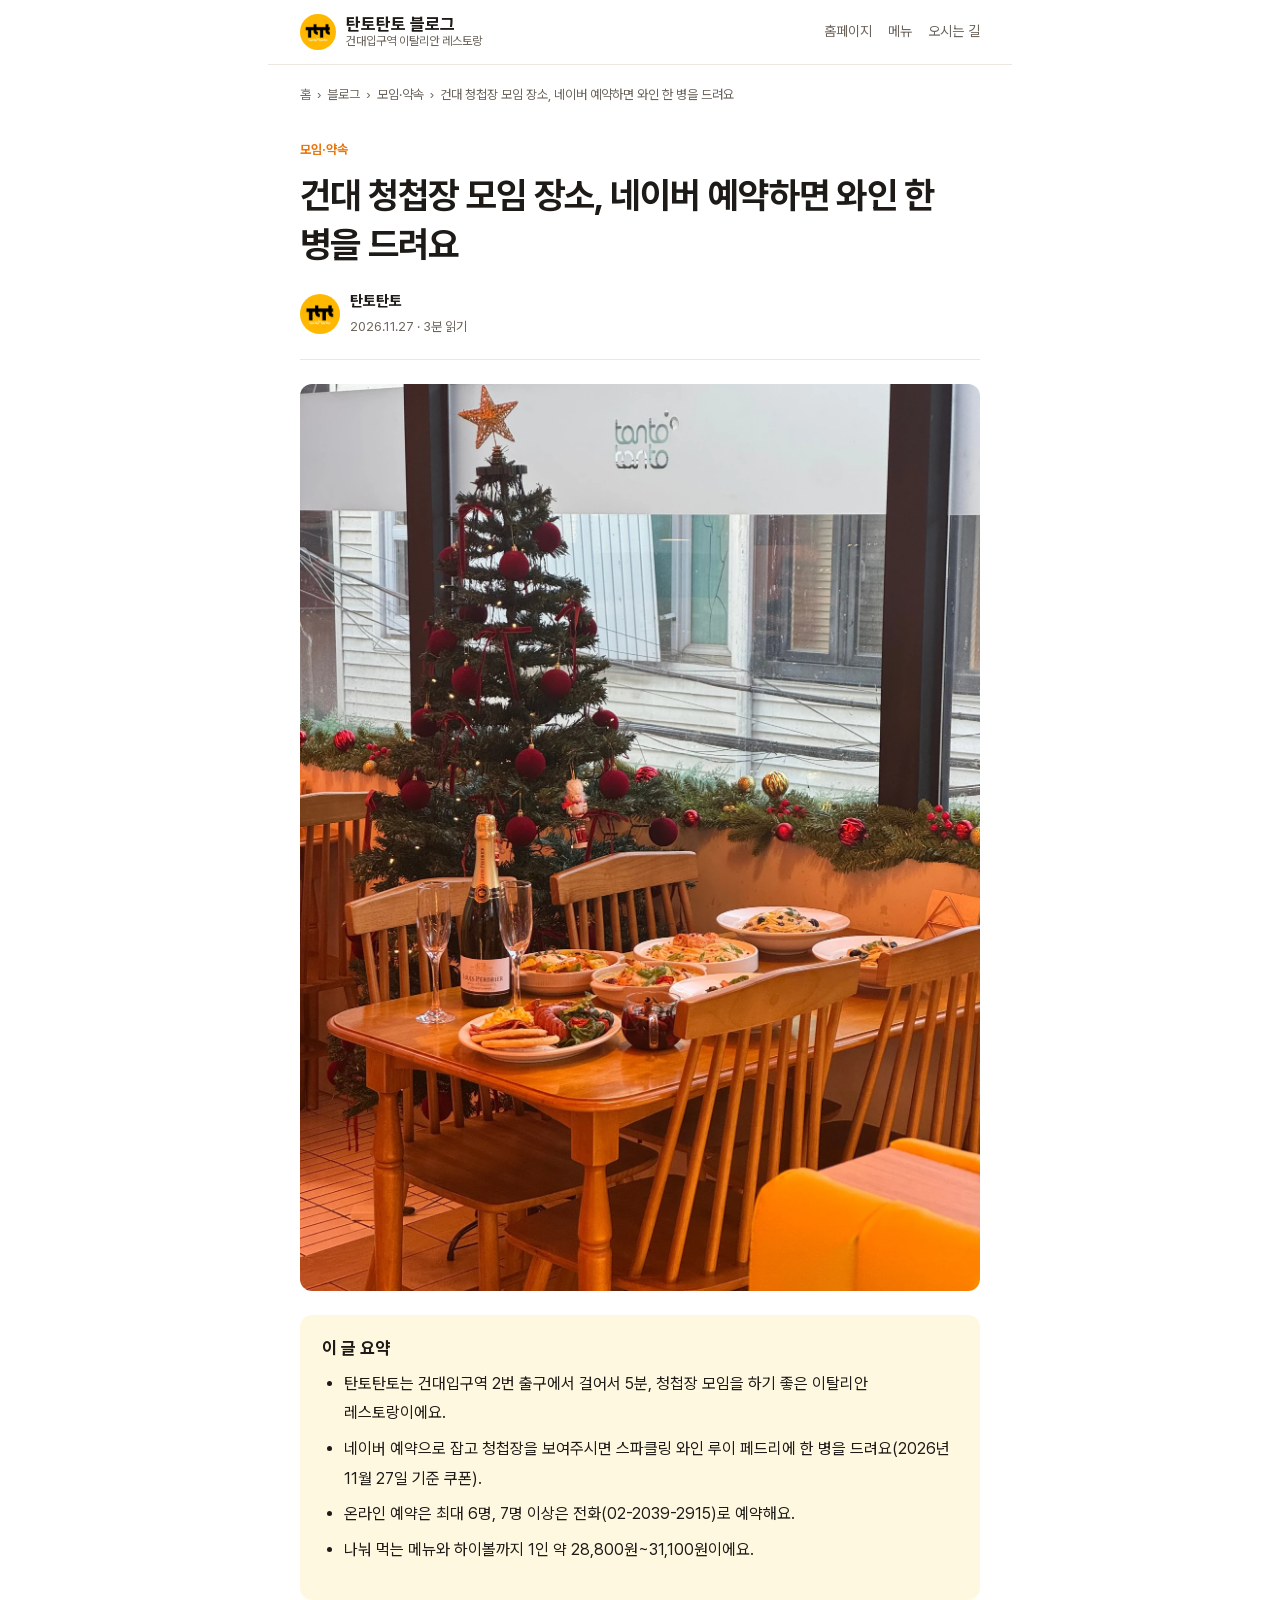
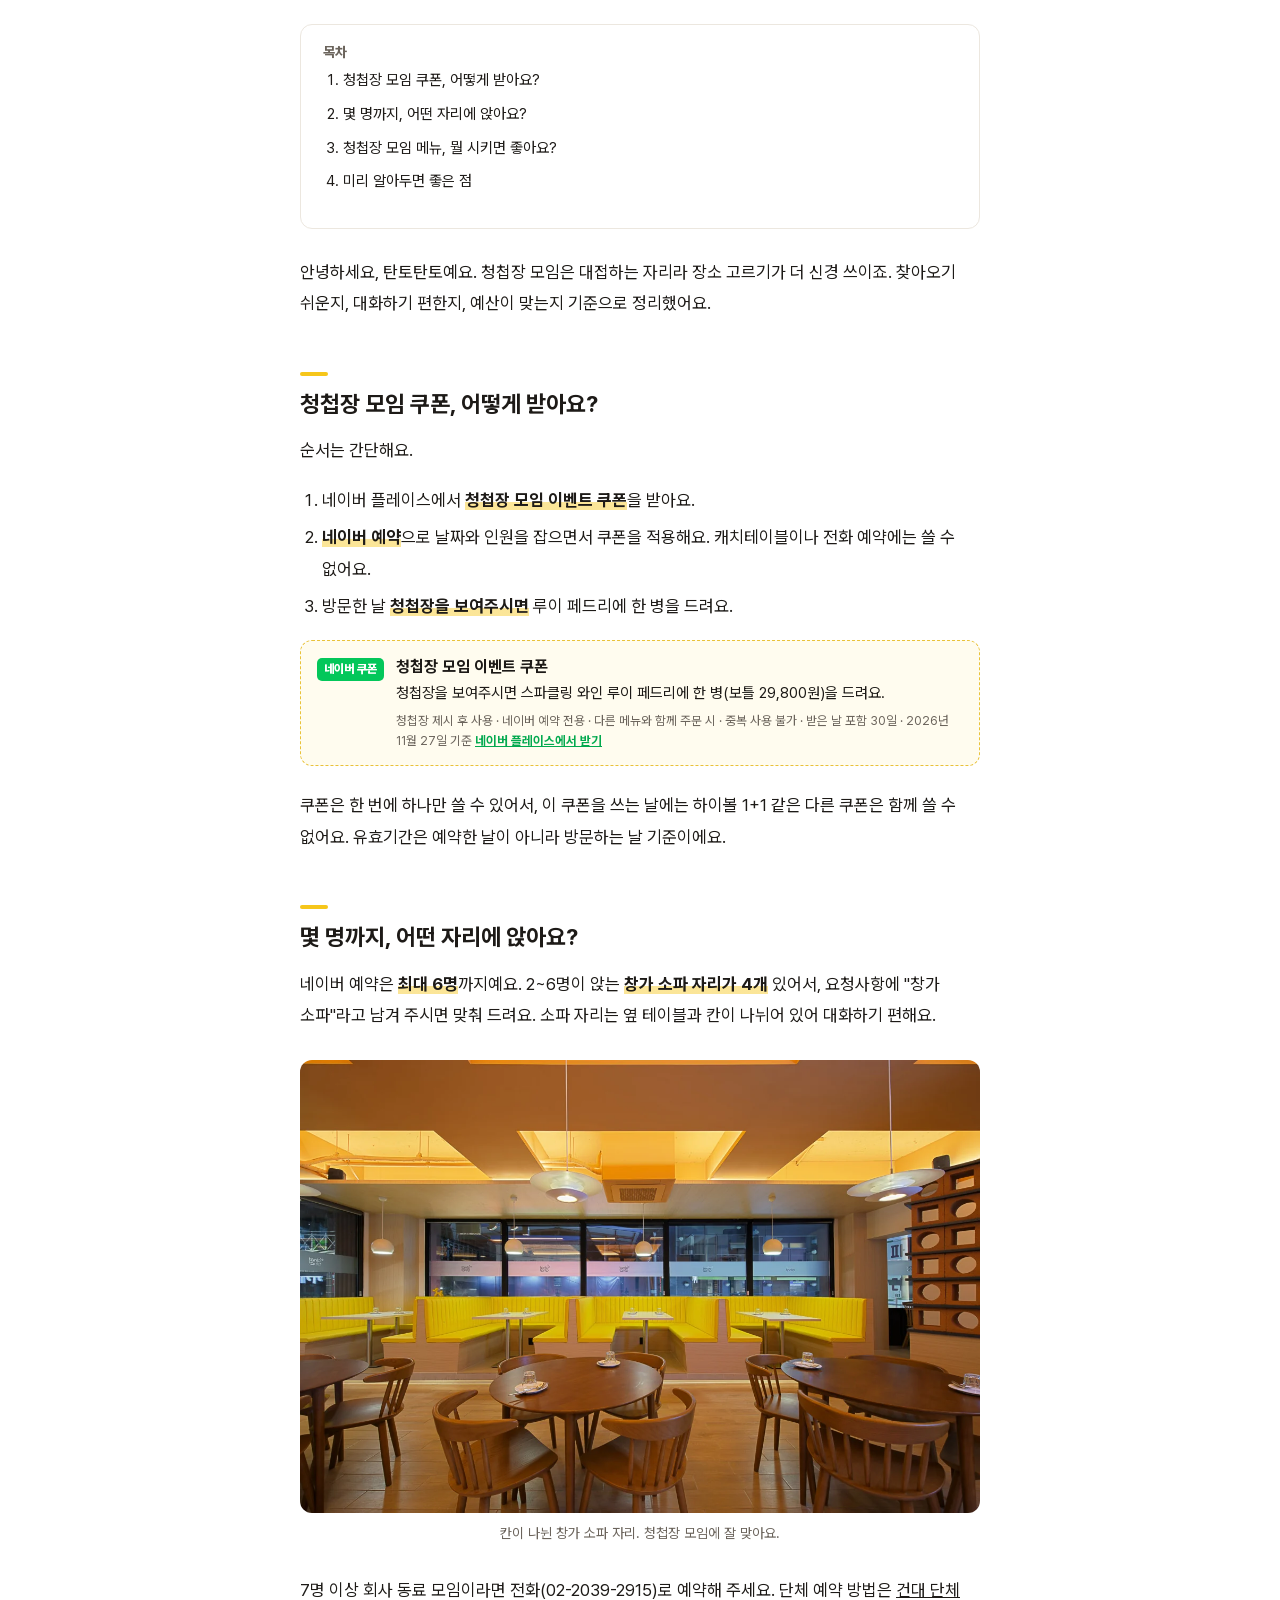
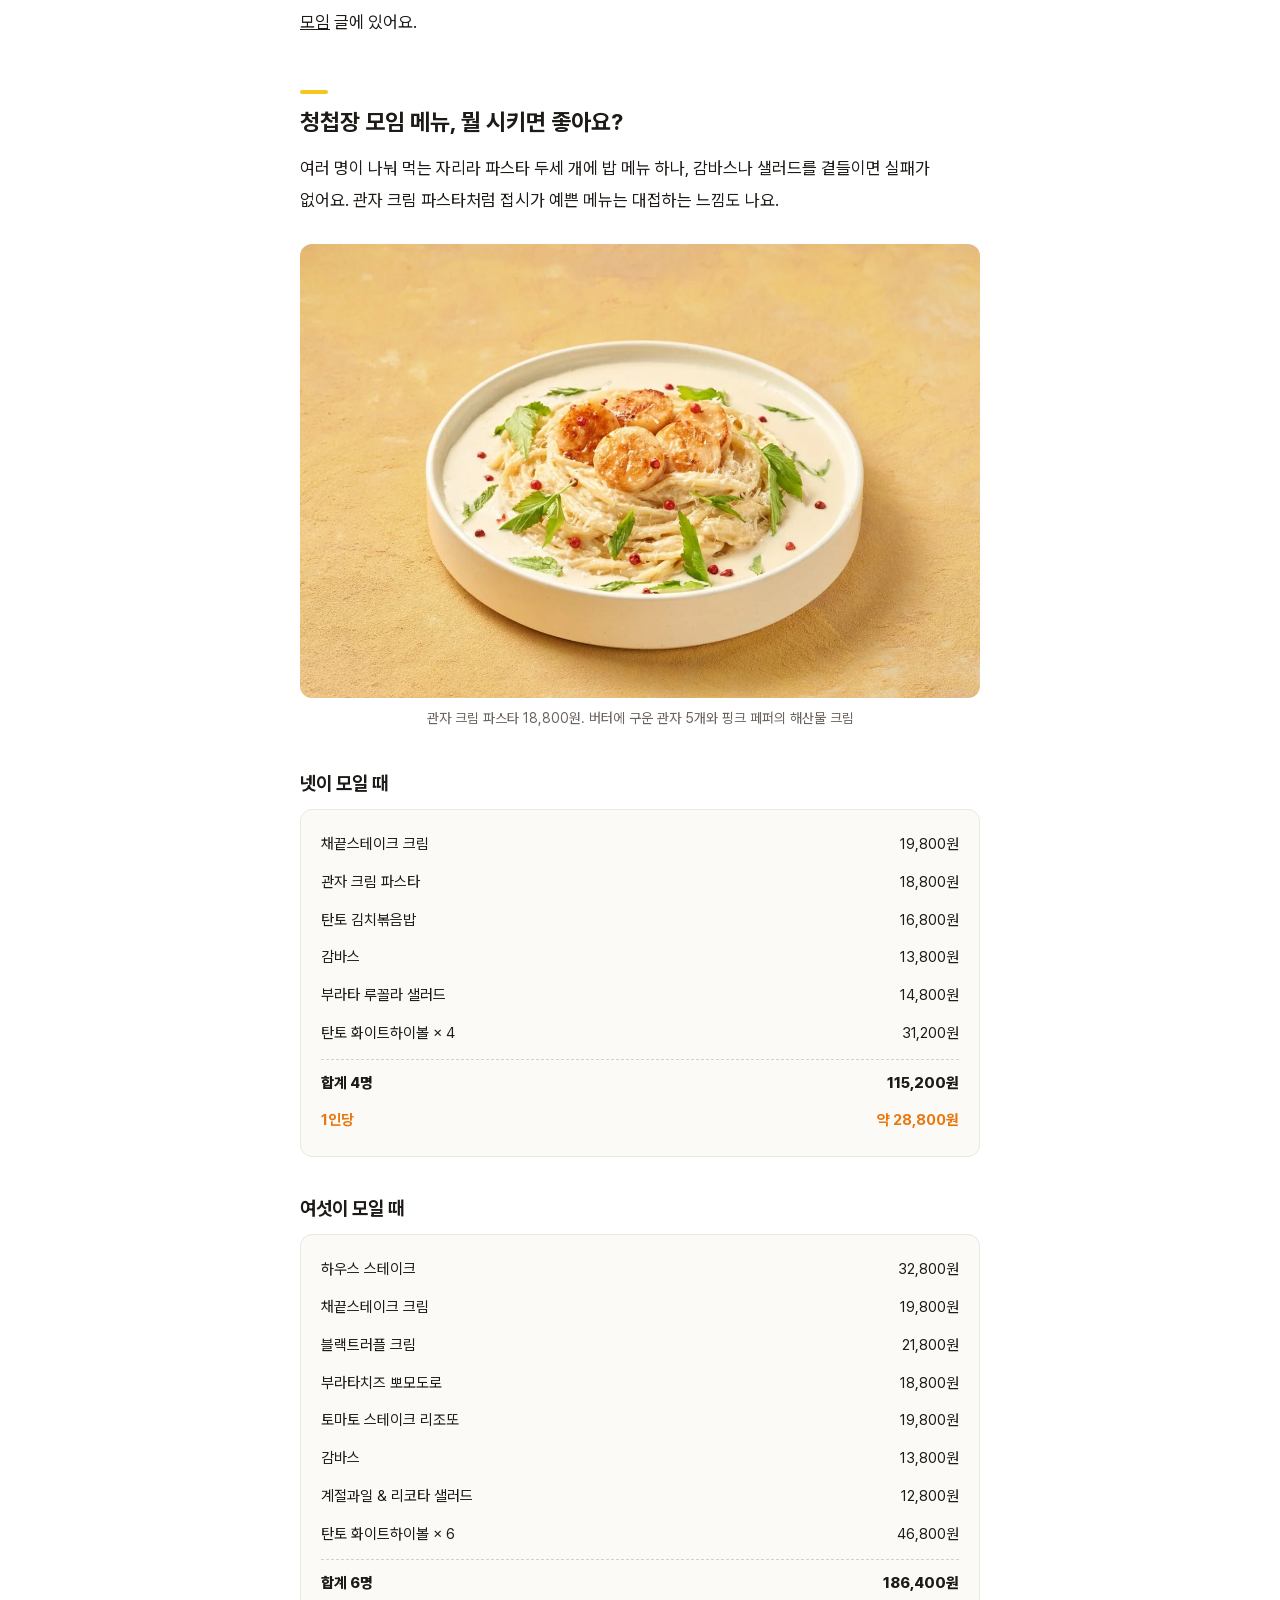
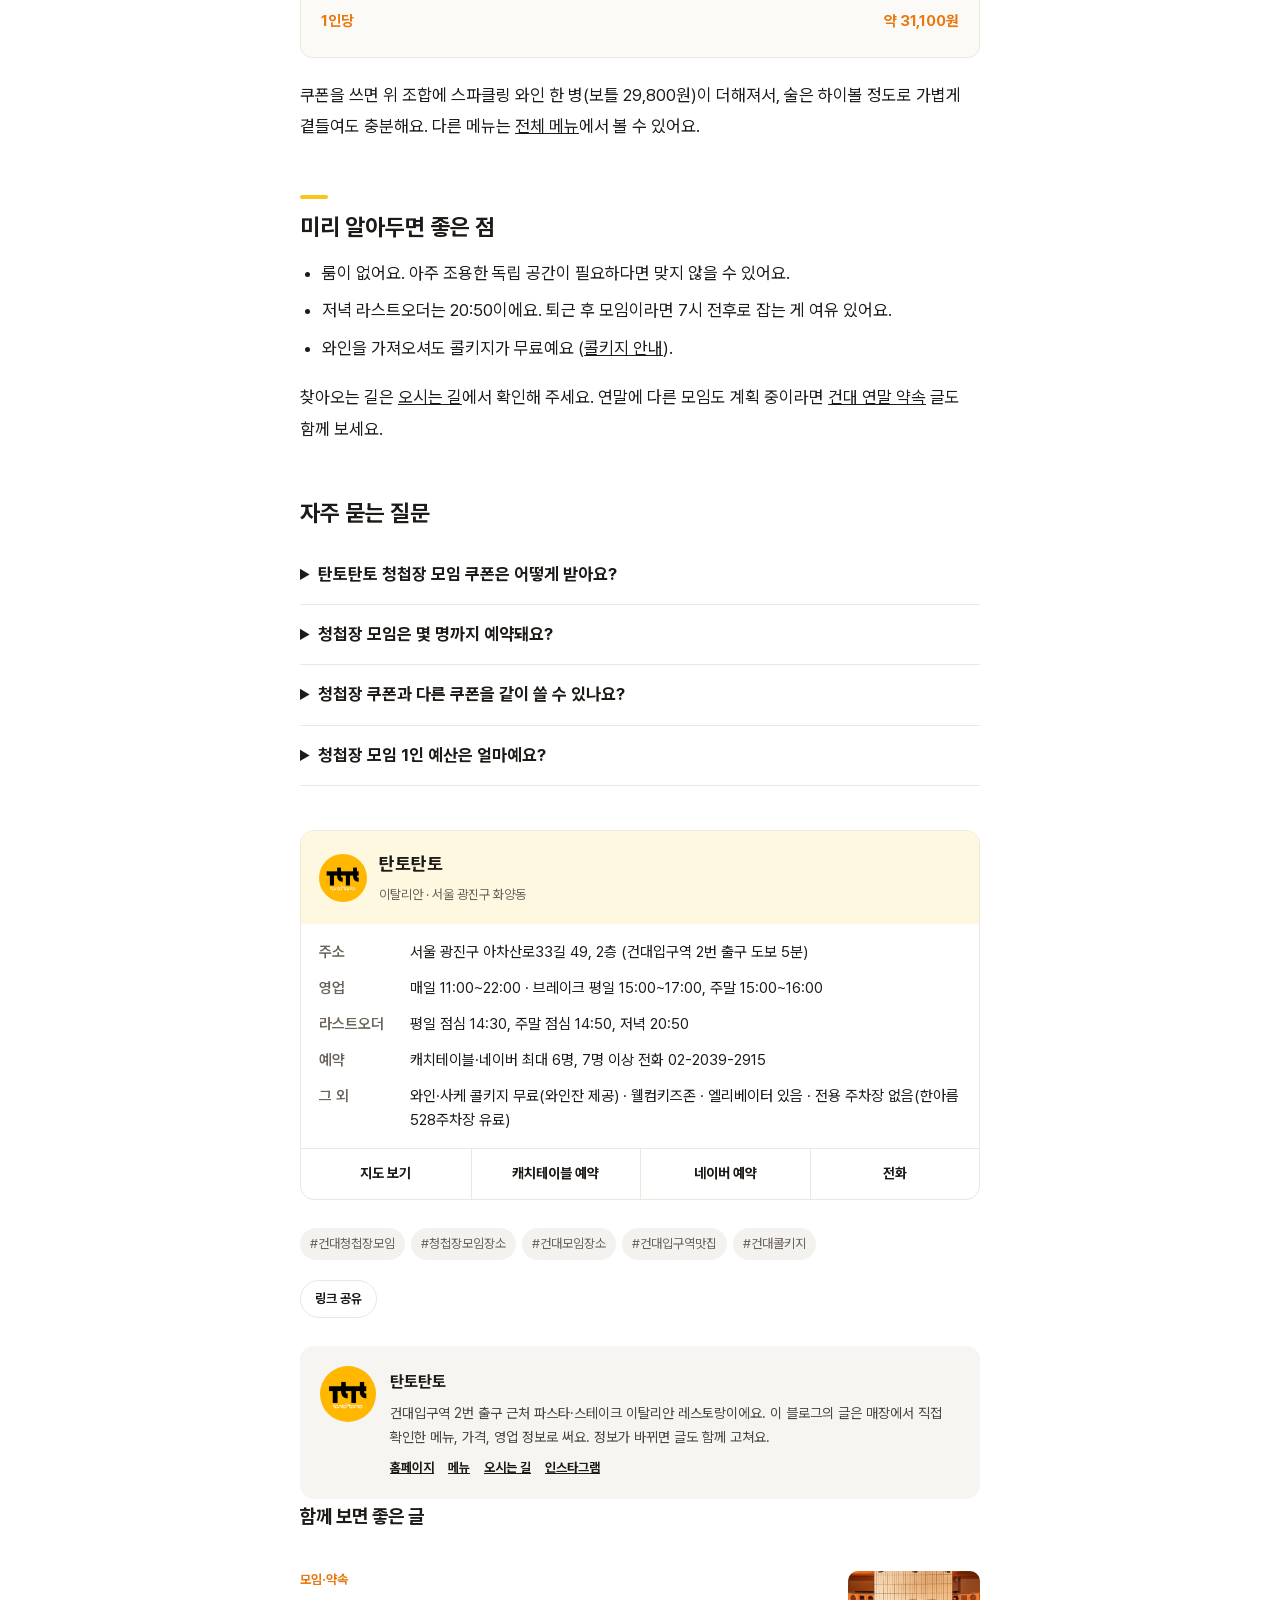
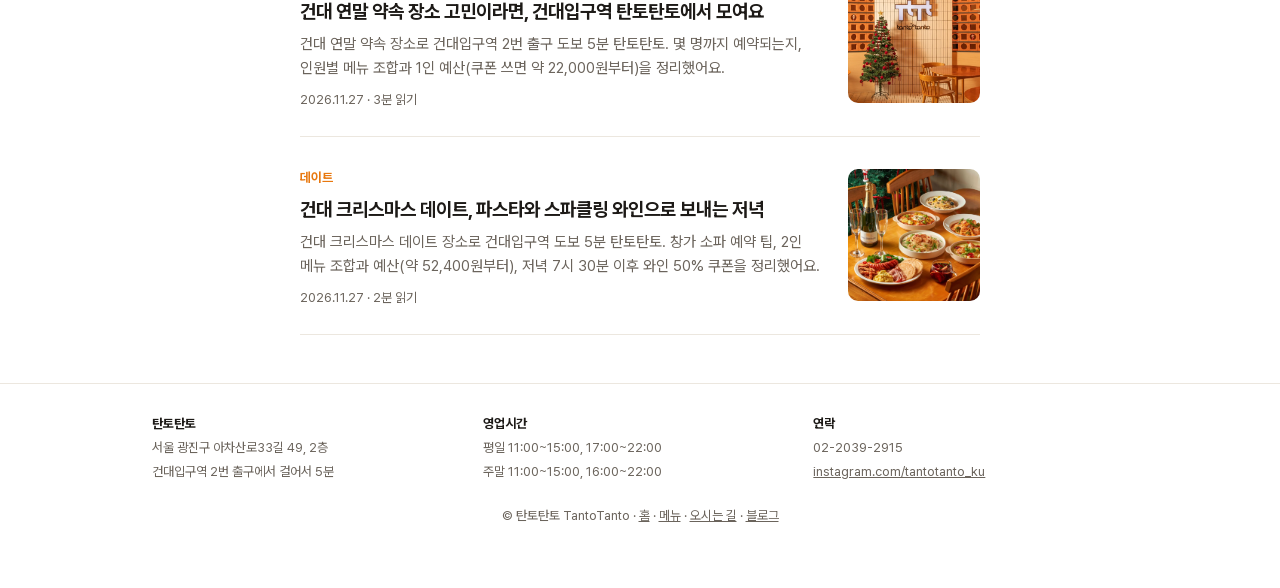
<file: blog/konkuk-wedding-invitation-dinner/index.html>
<!doctype html>
<html lang="ko">
<head>
<meta charset="utf-8">
<meta name="viewport" content="width=device-width, initial-scale=1">
<meta http-equiv="Content-Security-Policy" content="default-src 'self'; script-src 'self'; style-src 'self' 'unsafe-inline'; img-src 'self' data:; font-src 'self'; connect-src 'self'; object-src 'none'; base-uri 'self'; form-action 'none'">
<meta name="referrer" content="strict-origin-when-cross-origin">
<title>건대 청첩장 모임 장소 추천 | 탄토탄토 와인 증정·인원·1인 예산</title>
<meta name="description" content="건대 청첩장 모임 장소로 건대입구역 도보 5분 탄토탄토. 네이버 예약 후 청첩장을 보여주시면 스파클링 와인 한 병을 드려요. 최대 인원, 자리, 1인 약 28,800원대 메뉴 조합을 정리했어요.">
<meta name="robots" content="index, follow, max-image-preview:large">
<link rel="canonical" href="https://tantotanto.store/blog/konkuk-wedding-invitation-dinner/">
<link rel="icon" href="/favicon.ico" sizes="48x48">
<link rel="icon" type="image/png" sizes="192x192" href="/icon-192.png">
<link rel="apple-touch-icon" href="/apple-touch-icon.png">
<meta name="theme-color" content="#FFB700">
<meta property="og:type" content="article">
<meta property="og:locale" content="ko_KR">
<meta property="og:site_name" content="탄토탄토">
<meta property="og:title" content="건대 청첩장 모임 장소 추천 | 탄토탄토 와인 증정·인원·1인 예산">
<meta property="og:description" content="건대 청첩장 모임 장소로 건대입구역 도보 5분 탄토탄토. 네이버 예약 후 청첩장을 보여주시면 스파클링 와인 한 병을 드려요. 최대 인원, 자리, 1인 약 28,800원대 메뉴 조합을 정리했어요.">
<meta property="og:url" content="https://tantotanto.store/blog/konkuk-wedding-invitation-dinner/">
<meta property="og:image" content="https://tantotanto.store/img/xmas-window-table.webp">
<meta name="twitter:card" content="summary_large_image">
<link rel="alternate" type="application/rss+xml" title="탄토탄토 블로그" href="https://tantotanto.store/blog/feed.xml">
<link rel="stylesheet" href="../../fonts/pretendard.css">
<link rel="stylesheet" href="../../blog/blog.css">
<script type="application/ld+json">
{
 "@context": "https://schema.org",
 "@graph": [
  {
   "@type": "BlogPosting",
   "@id": "https://tantotanto.store/blog/konkuk-wedding-invitation-dinner/#post",
   "headline": "건대 청첩장 모임 장소, 네이버 예약하면 와인 한 병을 드려요",
   "description": "건대 청첩장 모임 장소로 건대입구역 도보 5분 탄토탄토. 네이버 예약 후 청첩장을 보여주시면 스파클링 와인 한 병을 드려요. 최대 인원, 자리, 1인 약 28,800원대 메뉴 조합을 정리했어요.",
   "url": "https://tantotanto.store/blog/konkuk-wedding-invitation-dinner/",
   "mainEntityOfPage": "https://tantotanto.store/blog/konkuk-wedding-invitation-dinner/",
   "inLanguage": "ko",
   "datePublished": "2026-11-27T09:00:00+09:00",
   "dateModified": "2026-11-27T09:00:00+09:00",
   "image": [
    "https://tantotanto.store/img/xmas-window-table.webp",
    "https://tantotanto.store/img/window-booths.webp",
    "https://tantotanto.store/img/b/scallop-cream-pasta.webp"
   ],
   "author": {
    "@type": "Organization",
    "name": "탄토탄토",
    "url": "https://tantotanto.store/"
   },
   "publisher": {
    "@type": "Organization",
    "name": "탄토탄토",
    "logo": {
     "@type": "ImageObject",
     "url": "https://tantotanto.store/icon-512.png"
    }
   },
   "about": {
    "@id": "https://tantotanto.store/#restaurant"
   },
   "articleSection": "모임·약속",
   "keywords": [
    "건대 청첩장 모임",
    "청첩장 모임 장소",
    "건대 모임 장소",
    "건대입구역 맛집",
    "건대 콜키지"
   ]
  },
  {
   "@type": "BreadcrumbList",
   "itemListElement": [
    {
     "@type": "ListItem",
     "position": 1,
     "name": "홈",
     "item": "https://tantotanto.store/"
    },
    {
     "@type": "ListItem",
     "position": 2,
     "name": "블로그",
     "item": "https://tantotanto.store/blog/"
    },
    {
     "@type": "ListItem",
     "position": 3,
     "name": "모임·약속",
     "item": "https://tantotanto.store/blog/category/gatherings/"
    },
    {
     "@type": "ListItem",
     "position": 4,
     "name": "건대 청첩장 모임 장소, 네이버 예약하면 와인 한 병을 드려요"
    }
   ]
  },
  {
   "@type": "Restaurant",
   "@id": "https://tantotanto.store/#restaurant",
   "name": "탄토탄토",
   "url": "https://tantotanto.store/"
  },
  {
   "@type": "FAQPage",
   "mainEntity": [
    {
     "@type": "Question",
     "name": "탄토탄토 청첩장 모임 쿠폰은 어떻게 받아요?",
     "acceptedAnswer": {
      "@type": "Answer",
      "text": "네이버 플레이스에서 청첩장 모임 쿠폰을 받고 네이버 예약으로 예약한 뒤, 방문한 날 청첩장을 보여주시면 스파클링 와인 루이 페드리에 한 병을 드려요. 네이버 예약에서만 쓸 수 있어요."
     }
    },
    {
     "@type": "Question",
     "name": "청첩장 모임은 몇 명까지 예약돼요?",
     "acceptedAnswer": {
      "@type": "Answer",
      "text": "네이버 예약은 최대 6명까지예요. 7명 이상은 전화(02-2039-2915)로 예약해 주세요."
     }
    },
    {
     "@type": "Question",
     "name": "청첩장 쿠폰과 다른 쿠폰을 같이 쓸 수 있나요?",
     "acceptedAnswer": {
      "@type": "Answer",
      "text": "쿠폰은 중복 사용이 안 돼서 한 번에 하나만 쓸 수 있어요."
     }
    },
    {
     "@type": "Question",
     "name": "청첩장 모임 1인 예산은 얼마예요?",
     "acceptedAnswer": {
      "@type": "Answer",
      "text": "나눠 먹는 메뉴와 하이볼 기준 1인 약 28,800원~31,100원이에요."
     }
    }
   ]
  }
 ]
}
</script>
</head>
<body>
<header class="top"><a class="brand" href="/blog/"><img src="/icon-192.png" alt="" width="36" height="36"><span><b>탄토탄토 블로그</b><small>건대입구역 이탈리안 레스토랑</small></span></a><nav aria-label="주요 메뉴"><a href="/">홈페이지</a><a href="/menu/">메뉴</a><a href="/visit/">오시는 길</a></nav></header>
<main class="wrap narrow"><nav class="crumbs" aria-label="현재 위치"><ol><li><a href="/">홈</a></li><li><a href="/blog/">블로그</a></li><li><a href="/blog/category/gatherings/">모임·약속</a></li><li aria-current="page">건대 청첩장 모임 장소, 네이버 예약하면 와인 한 병을 드려요</li></ol></nav><article class="post"><header class="phead"><a class="cat" href="/blog/category/gatherings/">모임·약속</a><h1>건대 청첩장 모임 장소, 네이버 예약하면 와인 한 병을 드려요</h1><div class="byline"><img src="/icon-192.png" alt="" width="40" height="40"><span><b>탄토탄토</b><time datetime="2026-11-27">2026.11.27</time> · 3분 읽기</span></div></header><figure class="hero"><img src="/img/xmas-window-table.webp" alt="창가 트리 앞 원목 테이블에 루이 페드리에 보틀과 와인잔 두 개, 파스타 접시가 차려져 있어요" width="1400" height="1867" fetchpriority="high" decoding="async"></figure><div class="body">
<div class="summary"><b>이 글 요약</b><ul>
<li>탄토탄토는 건대입구역 2번 출구에서 걸어서 5분, 청첩장 모임을 하기 좋은 이탈리안 레스토랑이에요.</li>
<li>네이버 예약으로 잡고 청첩장을 보여주시면 스파클링 와인 루이 페드리에 한 병을 드려요(2026년 11월 27일 기준 쿠폰).</li>
<li>온라인 예약은 최대 6명, 7명 이상은 전화(02-2039-2915)로 예약해요.</li>
<li>나눠 먹는 메뉴와 하이볼까지 1인 약 28,800원~31,100원이에요.</li>
</ul></div><nav class="toc" aria-label="목차"><b>목차</b><ol><li><a href="#s1">청첩장 모임 쿠폰, 어떻게 받아요?</a></li><li><a href="#s2">몇 명까지, 어떤 자리에 앉아요?</a></li><li><a href="#s3">청첩장 모임 메뉴, 뭘 시키면 좋아요?</a></li><li><a href="#s4">미리 알아두면 좋은 점</a></li></ol></nav>

<p>안녕하세요, 탄토탄토예요. 청첩장 모임은 대접하는 자리라 장소 고르기가 더 신경 쓰이죠. 찾아오기 쉬운지, 대화하기 편한지, 예산이 맞는지 기준으로 정리했어요.</p>

<h2 id="s1">청첩장 모임 쿠폰, 어떻게 받아요?</h2>
<p>순서는 간단해요.</p>
<ol>
<li>네이버 플레이스에서 <strong>청첩장 모임 이벤트 쿠폰</strong>을 받아요.</li>
<li><strong>네이버 예약</strong>으로 날짜와 인원을 잡으면서 쿠폰을 적용해요. 캐치테이블이나 전화 예약에는 쓸 수 없어요.</li>
<li>방문한 날 <strong>청첩장을 보여주시면</strong> 루이 페드리에 한 병을 드려요.</li>
</ol>
<div class="cpn"><span class="tag">네이버 쿠폰</span><div><b>청첩장 모임 이벤트 쿠폰</b><p>청첩장을 보여주시면 스파클링 와인 루이 페드리에 한 병(보틀 29,800원)을 드려요.</p><small>청첩장 제시 후 사용 · 네이버 예약 전용 · 다른 메뉴와 함께 주문 시 · 중복 사용 불가 · 받은 날 포함 30일 · 2026년 11월 27일 기준 <a href="https://map.naver.com/p/search/%ED%83%84%ED%86%A0%ED%83%84%ED%86%A0%20%EA%B1%B4%EB%8C%80" target="_blank" rel="noopener">네이버 플레이스에서 받기</a></small></div></div>
<p>쿠폰은 한 번에 하나만 쓸 수 있어서, 이 쿠폰을 쓰는 날에는 하이볼 1+1 같은 다른 쿠폰은 함께 쓸 수 없어요. 유효기간은 예약한 날이 아니라 방문하는 날 기준이에요.</p>

<h2 id="s2">몇 명까지, 어떤 자리에 앉아요?</h2>
<p>네이버 예약은 <strong>최대 6명</strong>까지예요. 2~6명이 앉는 <strong>창가 소파 자리가 4개</strong> 있어서, 요청사항에 "창가 소파"라고 남겨 주시면 맞춰 드려요. 소파 자리는 옆 테이블과 칸이 나뉘어 있어 대화하기 편해요.</p>
<figure><img src="/img/window-booths.webp" alt="창가를 따라 나란히 놓인 노란 소파 부스 네 개" width="1280" height="854" loading="lazy" decoding="async"><figcaption>칸이 나뉜 창가 소파 자리. 청첩장 모임에 잘 맞아요.</figcaption></figure>
<p>7명 이상 회사 동료 모임이라면 전화(02-2039-2915)로 예약해 주세요. 단체 예약 방법은 <a href="/blog/konkuk-group-dinner/">건대 단체 모임</a> 글에 있어요.</p>

<h2 id="s3">청첩장 모임 메뉴, 뭘 시키면 좋아요?</h2>
<p>여러 명이 나눠 먹는 자리라 파스타 두세 개에 밥 메뉴 하나, 감바스나 샐러드를 곁들이면 실패가 없어요. 관자 크림 파스타처럼 접시가 예쁜 메뉴는 대접하는 느낌도 나요.</p>
<figure><img src="/img/b/scallop-cream-pasta.webp" alt="관자 크림 파스타. 버터에 구운 관자 5개와 핑크 페퍼의 해산물 크림" width="1200" height="801" loading="lazy" decoding="async"><figcaption>관자 크림 파스타 18,800원. 버터에 구운 관자 5개와 핑크 페퍼의 해산물 크림</figcaption></figure>
<h3>넷이 모일 때</h3>
<ul class="bill"><li><span>채끝스테이크 크림</span><span>19,800원</span></li><li><span>관자 크림 파스타</span><span>18,800원</span></li><li><span>탄토 김치볶음밥</span><span>16,800원</span></li><li><span>감바스</span><span>13,800원</span></li><li><span>부라타 루꼴라 샐러드</span><span>14,800원</span></li><li><span>탄토 화이트하이볼 × 4</span><span>31,200원</span></li><li class="sum"><span>합계 4명</span><span>115,200원</span></li><li class="per"><span>1인당</span><span>약 28,800원</span></li></ul>
<h3>여섯이 모일 때</h3>
<ul class="bill"><li><span>하우스 스테이크</span><span>32,800원</span></li><li><span>채끝스테이크 크림</span><span>19,800원</span></li><li><span>블랙트러플 크림</span><span>21,800원</span></li><li><span>부라타치즈 뽀모도로</span><span>18,800원</span></li><li><span>토마토 스테이크 리조또</span><span>19,800원</span></li><li><span>감바스</span><span>13,800원</span></li><li><span>계절과일 & 리코타 샐러드</span><span>12,800원</span></li><li><span>탄토 화이트하이볼 × 6</span><span>46,800원</span></li><li class="sum"><span>합계 6명</span><span>186,400원</span></li><li class="per"><span>1인당</span><span>약 31,100원</span></li></ul>
<p>쿠폰을 쓰면 위 조합에 스파클링 와인 한 병(보틀 29,800원)이 더해져서, 술은 하이볼 정도로 가볍게 곁들여도 충분해요. 다른 메뉴는 <a href="/menu/">전체 메뉴</a>에서 볼 수 있어요.</p>

<h2 id="s4">미리 알아두면 좋은 점</h2>
<ul>
<li>룸이 없어요. 아주 조용한 독립 공간이 필요하다면 맞지 않을 수 있어요.</li>
<li>저녁 라스트오더는 20:50이에요. 퇴근 후 모임이라면 7시 전후로 잡는 게 여유 있어요.</li>
<li>와인을 가져오셔도 콜키지가 무료예요 (<a href="/blog/konkuk-corkage-free/">콜키지 안내</a>).</li>
</ul>
<p>찾아오는 길은 <a href="/visit/">오시는 길</a>에서 확인해 주세요. 연말에 다른 모임도 계획 중이라면 <a href="/blog/konkuk-year-end-party/">건대 연말 약속</a> 글도 함께 보세요.</p>
</div><section class="faq" aria-labelledby="faq-t"><h2 id="faq-t">자주 묻는 질문</h2><details><summary>탄토탄토 청첩장 모임 쿠폰은 어떻게 받아요?</summary><p>네이버 플레이스에서 청첩장 모임 쿠폰을 받고 네이버 예약으로 예약한 뒤, 방문한 날 청첩장을 보여주시면 스파클링 와인 루이 페드리에 한 병을 드려요. 네이버 예약에서만 쓸 수 있어요.</p></details><details><summary>청첩장 모임은 몇 명까지 예약돼요?</summary><p>네이버 예약은 최대 6명까지예요. 7명 이상은 전화(02-2039-2915)로 예약해 주세요.</p></details><details><summary>청첩장 쿠폰과 다른 쿠폰을 같이 쓸 수 있나요?</summary><p>쿠폰은 중복 사용이 안 돼서 한 번에 하나만 쓸 수 있어요.</p></details><details><summary>청첩장 모임 1인 예산은 얼마예요?</summary><p>나눠 먹는 메뉴와 하이볼 기준 1인 약 28,800원~31,100원이에요.</p></details></section><aside class="place" aria-labelledby="place-t"><div class="pl-head"><img src="/icon-192.png" alt="" width="48" height="48"><div><b id="place-t">탄토탄토</b><span>이탈리안 · 서울 광진구 화양동</span></div></div><ul><li><b>주소</b>서울 광진구 아차산로33길 49, 2층 (건대입구역 2번 출구 도보 5분)</li><li><b>영업</b>매일 11:00~22:00 · 브레이크 평일 15:00~17:00, 주말 15:00~16:00</li><li><b>라스트오더</b>평일 점심 14:30, 주말 점심 14:50, 저녁 20:50</li><li><b>예약</b>캐치테이블·네이버 최대 6명, 7명 이상 전화 02-2039-2915</li><li><b>그 외</b>와인·사케 콜키지 무료(와인잔 제공) · 웰컴키즈존 · 엘리베이터 있음 · 전용 주차장 없음(한아름 528주차장 유료)</li></ul><div class="pl-btn"><a href="https://www.google.com/maps/search/?api=1&query=%ED%83%84%ED%86%A0%ED%83%84%ED%86%A0&query_place_id=ChIJ1ZfJBdClfDURNxgI5aD3f-I" target="_blank" rel="noopener">지도 보기</a><a href="https://www.catchtable.net/shop/tantotanto_ku" target="_blank" rel="noopener">캐치테이블 예약</a><a href="https://naver.me/5D8tWduC" target="_blank" rel="noopener">네이버 예약</a><a href="tel:+82220392915">전화</a></div></aside><p class="tags"><span>#건대청첩장모임</span><span>#청첩장모임장소</span><span>#건대모임장소</span><span>#건대입구역맛집</span><span>#건대콜키지</span></p><p class="share"><button type="button" data-share>링크 공유</button></p><aside class="author" aria-label="글쓴이"><img src="/icon-192.png" alt="" width="56" height="56"><div><b>탄토탄토</b><p>건대입구역 2번 출구 근처 파스타·스테이크 이탈리안 레스토랑이에요. 이 블로그의 글은 매장에서 직접 확인한 메뉴, 가격, 영업 정보로 써요. 정보가 바뀌면 글도 함께 고쳐요.</p><p class="al"><a href="/">홈페이지</a><a href="/menu/">메뉴</a><a href="/visit/">오시는 길</a><a href="https://www.instagram.com/tantotanto_ku" target="_blank" rel="noopener">인스타그램</a></p></div></aside></article><section class="related" aria-labelledby="rel-t"><h2 id="rel-t">함께 보면 좋은 글</h2><ul class="cards"><li class="card"><a href="/blog/konkuk-year-end-party/"><div class="ct"><span class="cat">모임·약속</span><h3>건대 연말 약속 장소 고민이라면, 건대입구역 탄토탄토에서 모여요</h3><p>건대 연말 약속 장소로 건대입구역 2번 출구 도보 5분 탄토탄토. 몇 명까지 예약되는지, 인원별 메뉴 조합과 1인 예산(쿠폰 쓰면 약 22,000원부터)을 정리했어요.</p><time datetime="2026-11-27">2026.11.27 · 3분 읽기</time></div><img src="/img/xmas-tree-ttt.webp" alt="ttt 간판이 있는 흰 타일 벽 옆에 빨간 리본 트리가 놓인 탄토탄토 매장" width="320" height="320" loading="lazy" decoding="async"></a></li><li class="card"><a href="/blog/konkuk-christmas-date/"><div class="ct"><span class="cat">데이트</span><h3>건대 크리스마스 데이트, 파스타와 스파클링 와인으로 보내는 저녁</h3><p>건대 크리스마스 데이트 장소로 건대입구역 도보 5분 탄토탄토. 창가 소파 예약 팁, 2인 메뉴 조합과 예산(약 52,400원부터), 저녁 7시 30분 이후 와인 50% 쿠폰을 정리했어요.</p><time datetime="2026-11-27">2026.11.27 · 2분 읽기</time></div><img src="/img/xmas-table-close.webp" alt="크리스마스 트리 앞 테이블에 루이 페드리에 보틀과 와인잔 두 개, 파스타 여러 접시" width="320" height="320" loading="lazy" decoding="async"></a></li></ul></section></main>
<footer class="foot"><div class="wrap"><div><b>탄토탄토</b>서울 광진구 아차산로33길 49, 2층<br>건대입구역 2번 출구에서 걸어서 5분</div><div><b>영업시간</b>평일 11:00~15:00, 17:00~22:00<br>주말 11:00~15:00, 16:00~22:00</div><div><b>연락</b>02-2039-2915<br><a href="https://www.instagram.com/tantotanto_ku" target="_blank" rel="noopener">instagram.com/tantotanto_ku</a></div></div><p class="copy">© 탄토탄토 TantoTanto · <a href="/">홈</a> · <a href="/menu/">메뉴</a> · <a href="/visit/">오시는 길</a> · <a href="/blog/">블로그</a></p></footer>
<script src="/blog/blog.js" defer></script>
</body>
</html>
<nav class="bar" aria-label="빠른 예약"><a href="https://www.catchtable.net/shop/tantotanto_ku" target="_blank" rel="noopener">캐치테이블 예약</a><a href="https://naver.me/5D8tWduC" target="_blank" rel="noopener">네이버 예약</a><a href="tel:+82220392915">전화</a></nav>
</file>
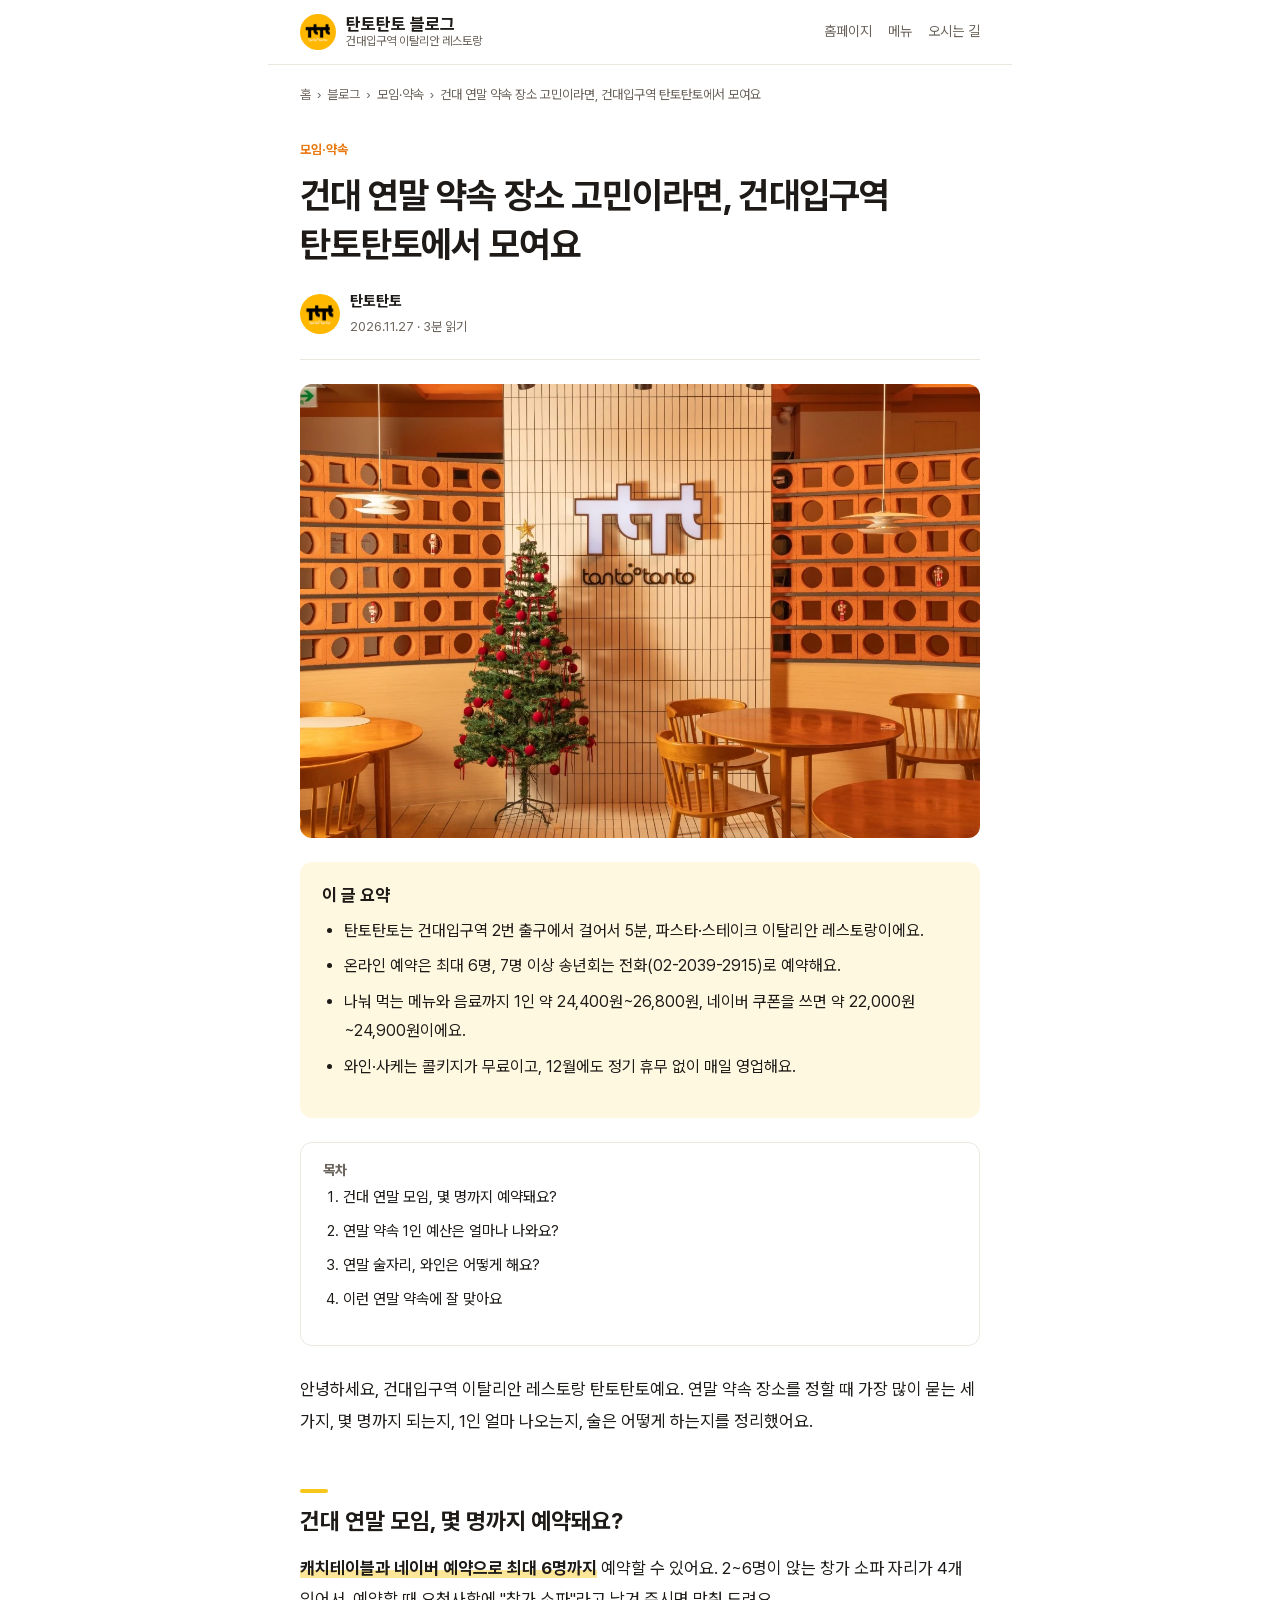
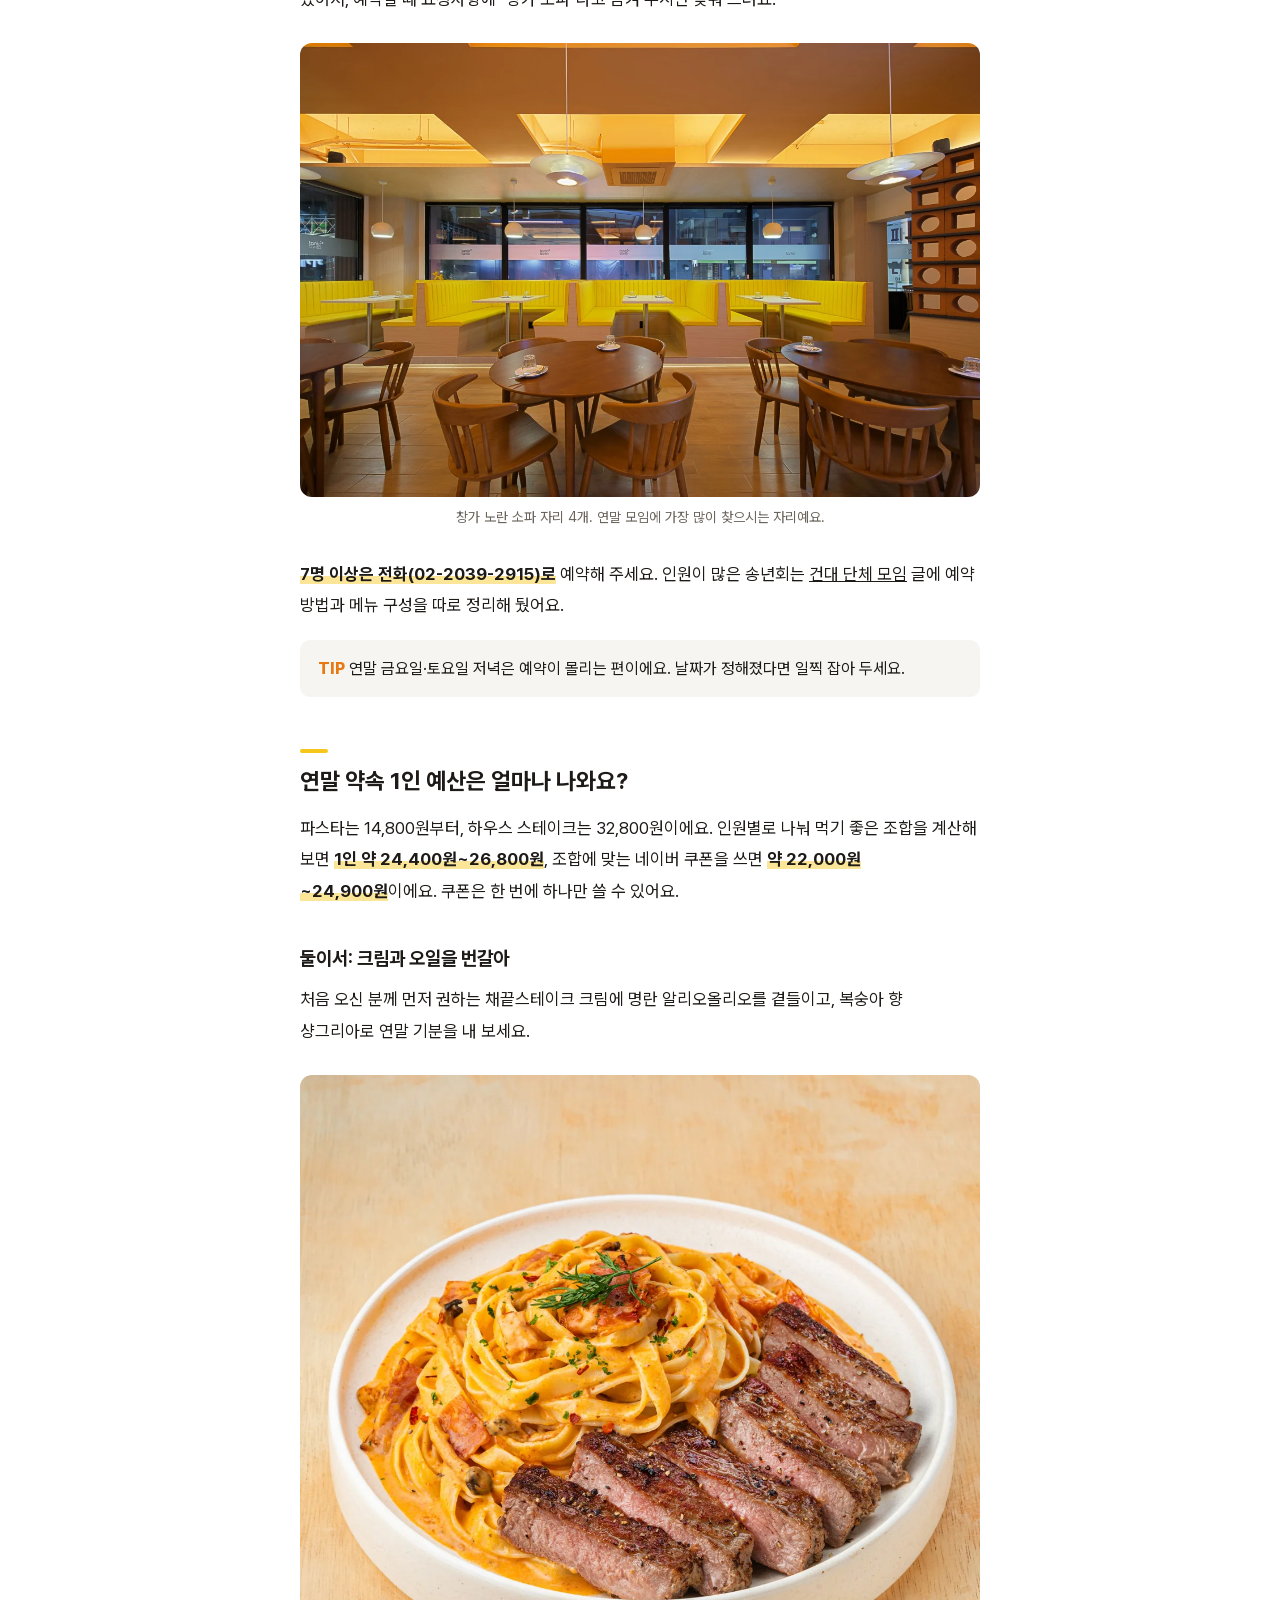
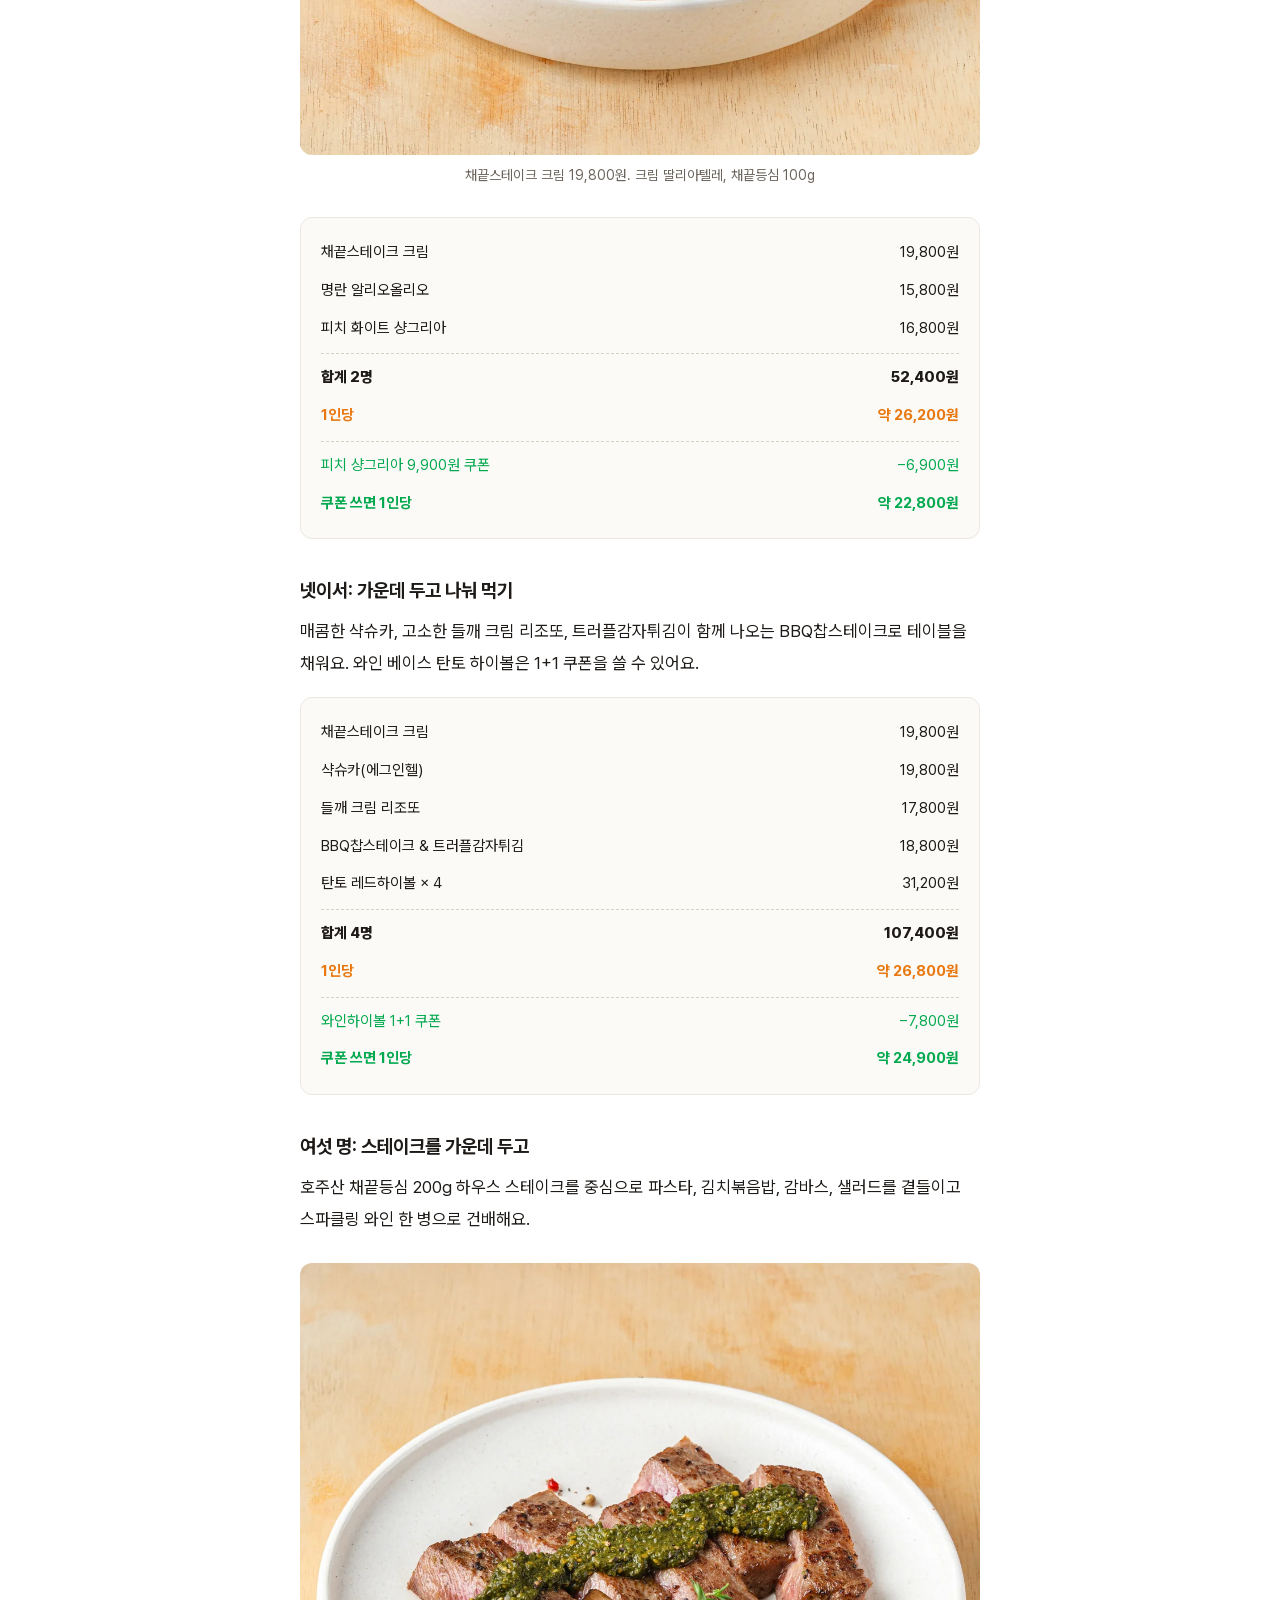
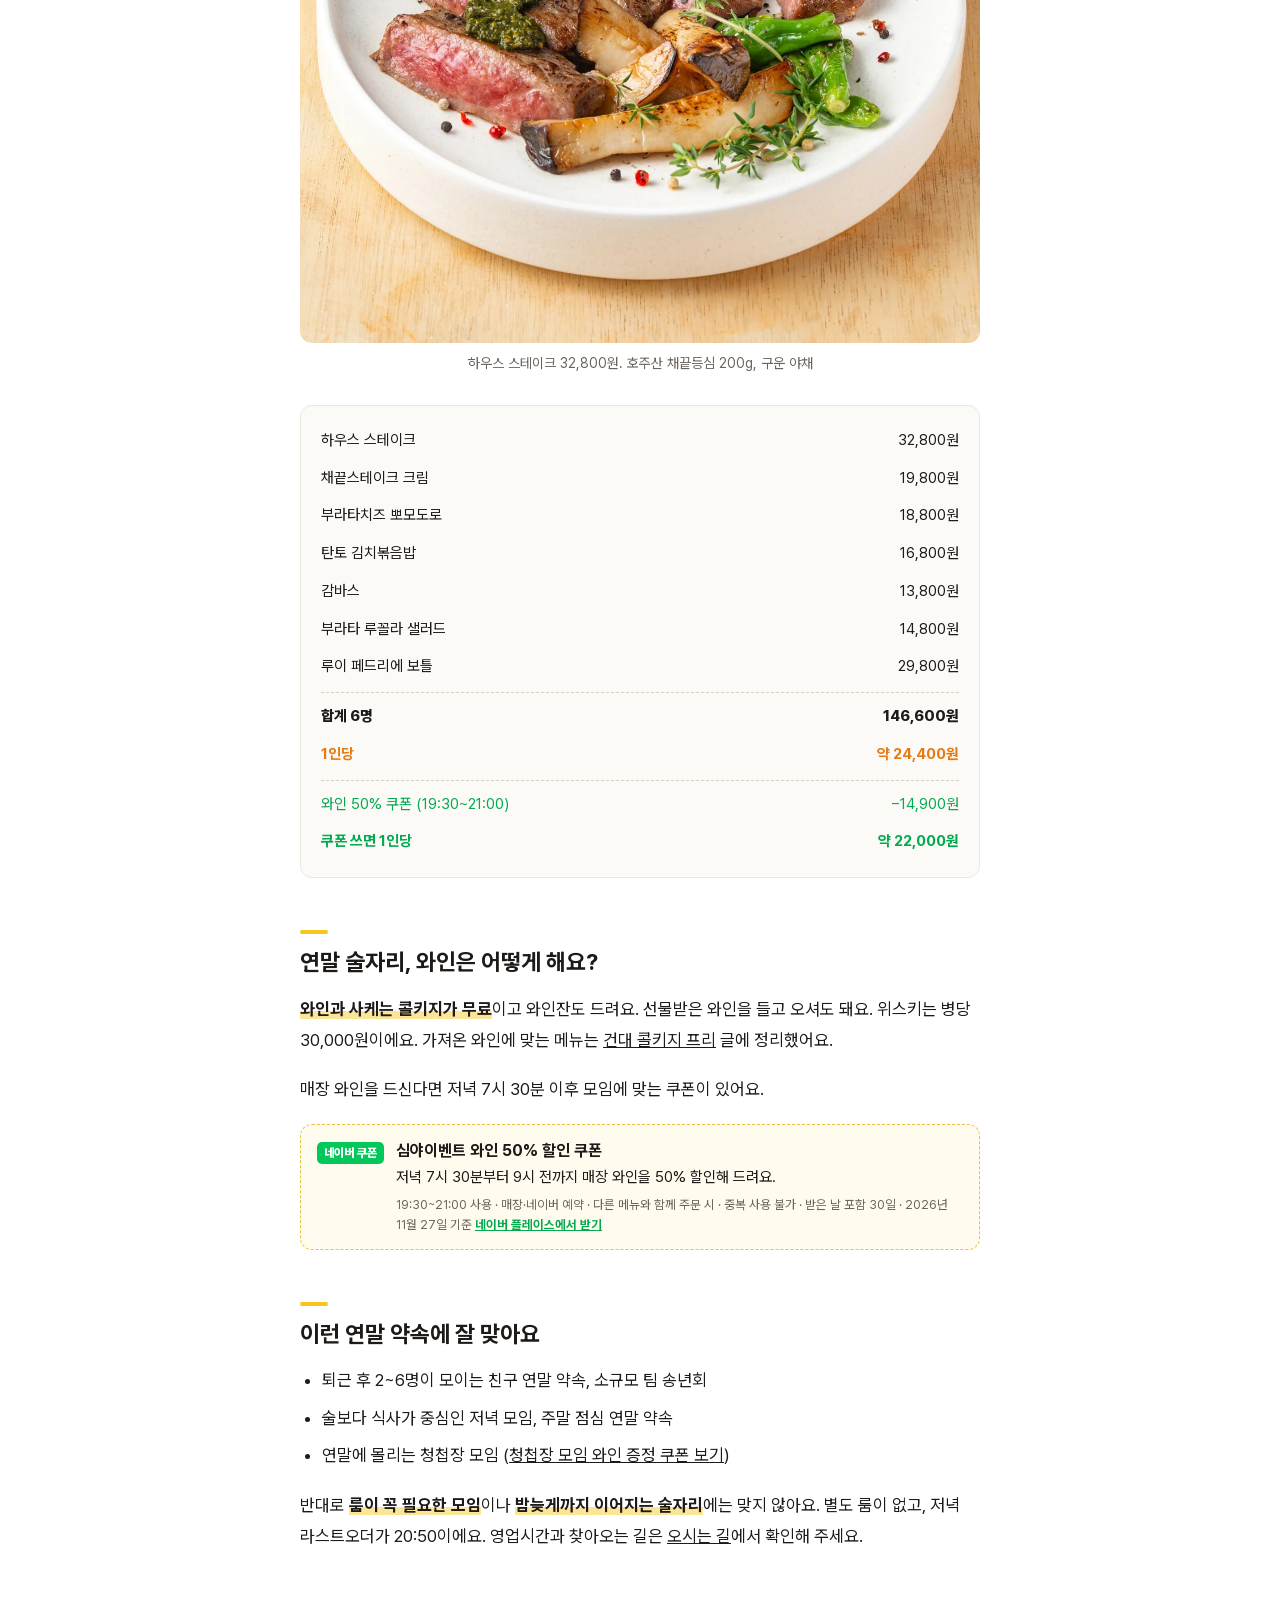
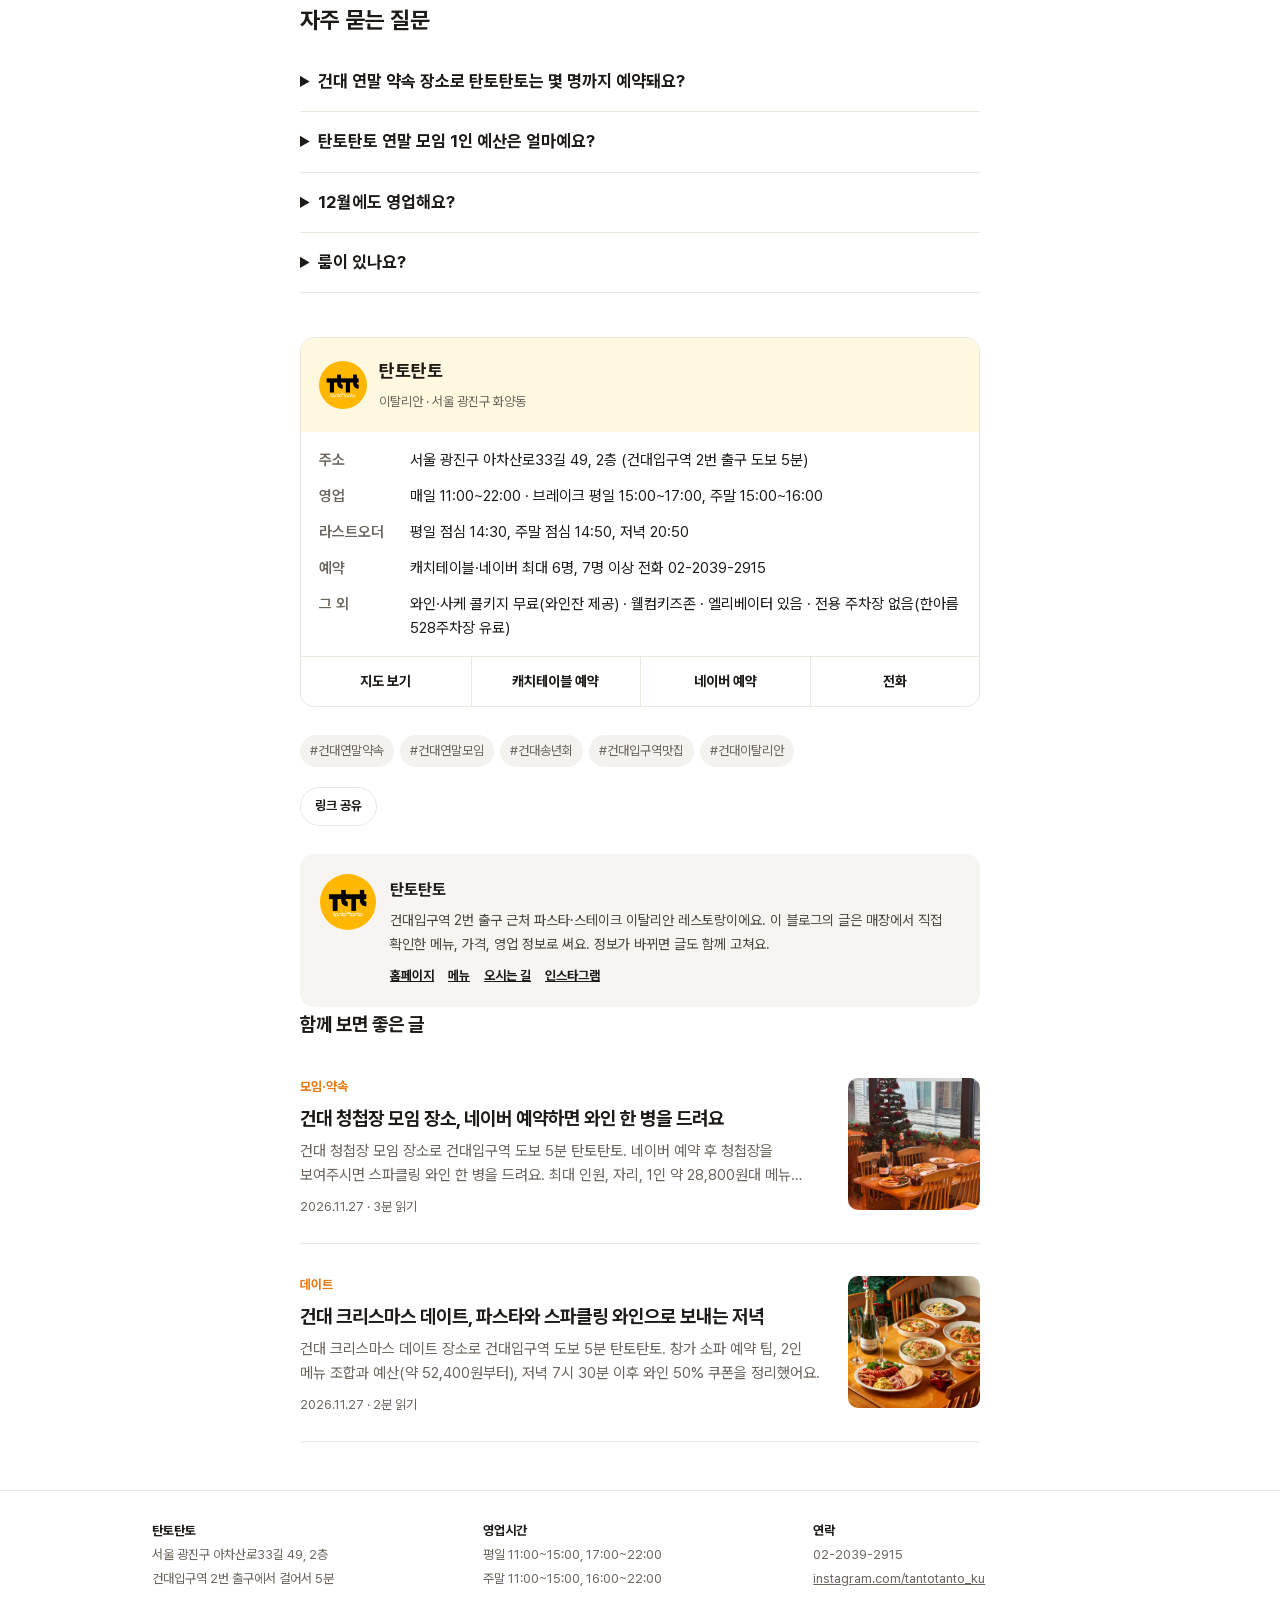
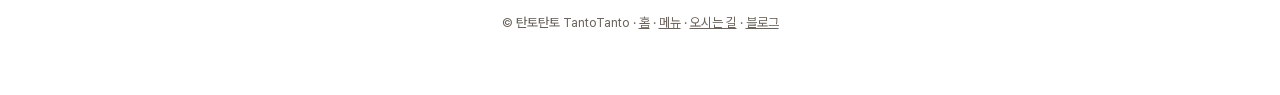
<file: blog/konkuk-year-end-party/index.html>
<!doctype html>
<html lang="ko">
<head>
<meta charset="utf-8">
<meta name="viewport" content="width=device-width, initial-scale=1">
<meta http-equiv="Content-Security-Policy" content="default-src 'self'; script-src 'self'; style-src 'self' 'unsafe-inline'; img-src 'self' data:; font-src 'self'; connect-src 'self'; object-src 'none'; base-uri 'self'; form-action 'none'">
<meta name="referrer" content="strict-origin-when-cross-origin">
<title>건대 연말 약속 장소 추천 | 건대입구역 탄토탄토 (인원·1인 예산·쿠폰)</title>
<meta name="description" content="건대 연말 약속 장소로 건대입구역 2번 출구 도보 5분 탄토탄토. 몇 명까지 예약되는지, 인원별 메뉴 조합과 1인 예산(쿠폰 쓰면 약 22,000원부터)을 정리했어요.">
<meta name="robots" content="index, follow, max-image-preview:large">
<link rel="canonical" href="https://tantotanto.store/blog/konkuk-year-end-party/">
<link rel="icon" href="/favicon.ico" sizes="48x48">
<link rel="icon" type="image/png" sizes="192x192" href="/icon-192.png">
<link rel="apple-touch-icon" href="/apple-touch-icon.png">
<meta name="theme-color" content="#FFB700">
<meta property="og:type" content="article">
<meta property="og:locale" content="ko_KR">
<meta property="og:site_name" content="탄토탄토">
<meta property="og:title" content="건대 연말 약속 장소 추천 | 건대입구역 탄토탄토 (인원·1인 예산·쿠폰)">
<meta property="og:description" content="건대 연말 약속 장소로 건대입구역 2번 출구 도보 5분 탄토탄토. 몇 명까지 예약되는지, 인원별 메뉴 조합과 1인 예산(쿠폰 쓰면 약 22,000원부터)을 정리했어요.">
<meta property="og:url" content="https://tantotanto.store/blog/konkuk-year-end-party/">
<meta property="og:image" content="https://tantotanto.store/img/xmas-tree-ttt.webp">
<meta name="twitter:card" content="summary_large_image">
<link rel="alternate" type="application/rss+xml" title="탄토탄토 블로그" href="https://tantotanto.store/blog/feed.xml">
<link rel="stylesheet" href="../../fonts/pretendard.css">
<link rel="stylesheet" href="../../blog/blog.css">
<script type="application/ld+json">
{
 "@context": "https://schema.org",
 "@graph": [
  {
   "@type": "BlogPosting",
   "@id": "https://tantotanto.store/blog/konkuk-year-end-party/#post",
   "headline": "건대 연말 약속 장소 고민이라면, 건대입구역 탄토탄토에서 모여요",
   "description": "건대 연말 약속 장소로 건대입구역 2번 출구 도보 5분 탄토탄토. 몇 명까지 예약되는지, 인원별 메뉴 조합과 1인 예산(쿠폰 쓰면 약 22,000원부터)을 정리했어요.",
   "url": "https://tantotanto.store/blog/konkuk-year-end-party/",
   "mainEntityOfPage": "https://tantotanto.store/blog/konkuk-year-end-party/",
   "inLanguage": "ko",
   "datePublished": "2026-11-27T09:00:00+09:00",
   "dateModified": "2026-11-27T09:00:00+09:00",
   "image": [
    "https://tantotanto.store/img/xmas-tree-ttt.webp",
    "https://tantotanto.store/img/window-booths.webp",
    "https://tantotanto.store/img/b/steak-cream-pasta.webp",
    "https://tantotanto.store/img/b/house-steak.webp"
   ],
   "author": {
    "@type": "Organization",
    "name": "탄토탄토",
    "url": "https://tantotanto.store/"
   },
   "publisher": {
    "@type": "Organization",
    "name": "탄토탄토",
    "logo": {
     "@type": "ImageObject",
     "url": "https://tantotanto.store/icon-512.png"
    }
   },
   "about": {
    "@id": "https://tantotanto.store/#restaurant"
   },
   "articleSection": "모임·약속",
   "keywords": [
    "건대 연말 약속",
    "건대 연말 모임",
    "건대 송년회",
    "건대입구역 맛집",
    "건대 이탈리안"
   ]
  },
  {
   "@type": "BreadcrumbList",
   "itemListElement": [
    {
     "@type": "ListItem",
     "position": 1,
     "name": "홈",
     "item": "https://tantotanto.store/"
    },
    {
     "@type": "ListItem",
     "position": 2,
     "name": "블로그",
     "item": "https://tantotanto.store/blog/"
    },
    {
     "@type": "ListItem",
     "position": 3,
     "name": "모임·약속",
     "item": "https://tantotanto.store/blog/category/gatherings/"
    },
    {
     "@type": "ListItem",
     "position": 4,
     "name": "건대 연말 약속 장소 고민이라면, 건대입구역 탄토탄토에서 모여요"
    }
   ]
  },
  {
   "@type": "Restaurant",
   "@id": "https://tantotanto.store/#restaurant",
   "name": "탄토탄토",
   "url": "https://tantotanto.store/"
  },
  {
   "@type": "FAQPage",
   "mainEntity": [
    {
     "@type": "Question",
     "name": "건대 연말 약속 장소로 탄토탄토는 몇 명까지 예약돼요?",
     "acceptedAnswer": {
      "@type": "Answer",
      "text": "캐치테이블과 네이버 예약은 최대 6명까지 가능해요. 7명 이상은 전화(02-2039-2915)로 예약해 주세요."
     }
    },
    {
     "@type": "Question",
     "name": "탄토탄토 연말 모임 1인 예산은 얼마예요?",
     "acceptedAnswer": {
      "@type": "Answer",
      "text": "인원별 추천 조합 기준 음료 포함 1인 약 24,400원~26,800원이고, 네이버 쿠폰을 쓰면 약 22,000원~24,900원이에요."
     }
    },
    {
     "@type": "Question",
     "name": "12월에도 영업해요?",
     "acceptedAnswer": {
      "@type": "Answer",
      "text": "정기 휴무 없이 매일 11:00~22:00 영업해요. 저녁 라스트오더는 20:50이고, 특별한 날은 시간이 달라질 수 있어 네이버 플레이스에서 확인해 주세요."
     }
    },
    {
     "@type": "Question",
     "name": "룸이 있나요?",
     "acceptedAnswer": {
      "@type": "Answer",
      "text": "별도 룸은 없어요. 대신 2~6명이 앉는 창가 소파 자리가 4개 있어 예약할 때 요청할 수 있어요."
     }
    }
   ]
  }
 ]
}
</script>
</head>
<body>
<header class="top"><a class="brand" href="/blog/"><img src="/icon-192.png" alt="" width="36" height="36"><span><b>탄토탄토 블로그</b><small>건대입구역 이탈리안 레스토랑</small></span></a><nav aria-label="주요 메뉴"><a href="/">홈페이지</a><a href="/menu/">메뉴</a><a href="/visit/">오시는 길</a></nav></header>
<main class="wrap narrow"><nav class="crumbs" aria-label="현재 위치"><ol><li><a href="/">홈</a></li><li><a href="/blog/">블로그</a></li><li><a href="/blog/category/gatherings/">모임·약속</a></li><li aria-current="page">건대 연말 약속 장소 고민이라면, 건대입구역 탄토탄토에서 모여요</li></ol></nav><article class="post"><header class="phead"><a class="cat" href="/blog/category/gatherings/">모임·약속</a><h1>건대 연말 약속 장소 고민이라면, 건대입구역 탄토탄토에서 모여요</h1><div class="byline"><img src="/icon-192.png" alt="" width="40" height="40"><span><b>탄토탄토</b><time datetime="2026-11-27">2026.11.27</time> · 3분 읽기</span></div></header><figure class="hero"><img src="/img/xmas-tree-ttt.webp" alt="ttt 간판이 있는 흰 타일 벽 옆에 빨간 리본 트리가 놓인 탄토탄토 매장" width="1280" height="854" fetchpriority="high" decoding="async"></figure><div class="body">
<div class="summary"><b>이 글 요약</b><ul>
<li>탄토탄토는 건대입구역 2번 출구에서 걸어서 5분, 파스타·스테이크 이탈리안 레스토랑이에요.</li>
<li>온라인 예약은 최대 6명, 7명 이상 송년회는 전화(02-2039-2915)로 예약해요.</li>
<li>나눠 먹는 메뉴와 음료까지 1인 약 24,400원~26,800원, 네이버 쿠폰을 쓰면 약 22,000원~24,900원이에요.</li>
<li>와인·사케는 콜키지가 무료이고, 12월에도 정기 휴무 없이 매일 영업해요.</li>
</ul></div><nav class="toc" aria-label="목차"><b>목차</b><ol><li><a href="#s1">건대 연말 모임, 몇 명까지 예약돼요?</a></li><li><a href="#s2">연말 약속 1인 예산은 얼마나 나와요?</a></li><li><a href="#s3">연말 술자리, 와인은 어떻게 해요?</a></li><li><a href="#s4">이런 연말 약속에 잘 맞아요</a></li></ol></nav>

<p>안녕하세요, 건대입구역 이탈리안 레스토랑 탄토탄토예요. 연말 약속 장소를 정할 때 가장 많이 묻는 세 가지, 몇 명까지 되는지, 1인 얼마 나오는지, 술은 어떻게 하는지를 정리했어요.</p>

<h2 id="s1">건대 연말 모임, 몇 명까지 예약돼요?</h2>
<p><strong>캐치테이블과 네이버 예약으로 최대 6명까지</strong> 예약할 수 있어요. 2~6명이 앉는 창가 소파 자리가 4개 있어서, 예약할 때 요청사항에 "창가 소파"라고 남겨 주시면 맞춰 드려요.</p>
<figure><img src="/img/window-booths.webp" alt="창가를 따라 나란히 놓인 노란 소파 부스 네 개" width="1280" height="854" loading="lazy" decoding="async"><figcaption>창가 노란 소파 자리 4개. 연말 모임에 가장 많이 찾으시는 자리예요.</figcaption></figure>
<p><strong>7명 이상은 전화(02-2039-2915)로</strong> 예약해 주세요. 인원이 많은 송년회는 <a href="/blog/konkuk-group-dinner/">건대 단체 모임</a> 글에 예약 방법과 메뉴 구성을 따로 정리해 뒀어요.</p>
<p class="tip">연말 금요일·토요일 저녁은 예약이 몰리는 편이에요. 날짜가 정해졌다면 일찍 잡아 두세요.</p>

<h2 id="s2">연말 약속 1인 예산은 얼마나 나와요?</h2>
<p>파스타는 14,800원부터, 하우스 스테이크는 32,800원이에요. 인원별로 나눠 먹기 좋은 조합을 계산해 보면 <strong>1인 약 24,400원~26,800원</strong>, 조합에 맞는 네이버 쿠폰을 쓰면 <strong>약 22,000원~24,900원</strong>이에요. 쿠폰은 한 번에 하나만 쓸 수 있어요.</p>

<h3>둘이서: 크림과 오일을 번갈아</h3>
<p>처음 오신 분께 먼저 권하는 채끝스테이크 크림에 명란 알리오올리오를 곁들이고, 복숭아 향 샹그리아로 연말 기분을 내 보세요.</p>
<figure><img src="/img/b/steak-cream-pasta.webp" alt="채끝스테이크 크림. 크림 딸리아텔레, 채끝등심 100g" width="1200" height="1200" loading="lazy" decoding="async"><figcaption>채끝스테이크 크림 19,800원. 크림 딸리아텔레, 채끝등심 100g</figcaption></figure>
<ul class="bill"><li><span>채끝스테이크 크림</span><span>19,800원</span></li><li><span>명란 알리오올리오</span><span>15,800원</span></li><li><span>피치 화이트 샹그리아</span><span>16,800원</span></li><li class="sum"><span>합계 2명</span><span>52,400원</span></li><li class="per"><span>1인당</span><span>약 26,200원</span></li><li class="cpl"><span>피치 샹그리아 9,900원 쿠폰</span><span>−6,900원</span></li><li class="per cp"><span>쿠폰 쓰면 1인당</span><span>약 22,800원</span></li></ul>

<h3>넷이서: 가운데 두고 나눠 먹기</h3>
<p>매콤한 샥슈카, 고소한 들깨 크림 리조또, 트러플감자튀김이 함께 나오는 BBQ찹스테이크로 테이블을 채워요. 와인 베이스 탄토 하이볼은 1+1 쿠폰을 쓸 수 있어요.</p>
<ul class="bill"><li><span>채끝스테이크 크림</span><span>19,800원</span></li><li><span>샥슈카(에그인헬)</span><span>19,800원</span></li><li><span>들깨 크림 리조또</span><span>17,800원</span></li><li><span>BBQ찹스테이크 & 트러플감자튀김</span><span>18,800원</span></li><li><span>탄토 레드하이볼 × 4</span><span>31,200원</span></li><li class="sum"><span>합계 4명</span><span>107,400원</span></li><li class="per"><span>1인당</span><span>약 26,800원</span></li><li class="cpl"><span>와인하이볼 1+1 쿠폰</span><span>−7,800원</span></li><li class="per cp"><span>쿠폰 쓰면 1인당</span><span>약 24,900원</span></li></ul>

<h3>여섯 명: 스테이크를 가운데 두고</h3>
<p>호주산 채끝등심 200g 하우스 스테이크를 중심으로 파스타, 김치볶음밥, 감바스, 샐러드를 곁들이고 스파클링 와인 한 병으로 건배해요.</p>
<figure><img src="/img/b/house-steak.webp" alt="하우스 스테이크. 호주산 채끝등심 200g, 구운 야채" width="1200" height="1200" loading="lazy" decoding="async"><figcaption>하우스 스테이크 32,800원. 호주산 채끝등심 200g, 구운 야채</figcaption></figure>
<ul class="bill"><li><span>하우스 스테이크</span><span>32,800원</span></li><li><span>채끝스테이크 크림</span><span>19,800원</span></li><li><span>부라타치즈 뽀모도로</span><span>18,800원</span></li><li><span>탄토 김치볶음밥</span><span>16,800원</span></li><li><span>감바스</span><span>13,800원</span></li><li><span>부라타 루꼴라 샐러드</span><span>14,800원</span></li><li><span>루이 페드리에 보틀</span><span>29,800원</span></li><li class="sum"><span>합계 6명</span><span>146,600원</span></li><li class="per"><span>1인당</span><span>약 24,400원</span></li><li class="cpl"><span>와인 50% 쿠폰 (19:30~21:00)</span><span>−14,900원</span></li><li class="per cp"><span>쿠폰 쓰면 1인당</span><span>약 22,000원</span></li></ul>

<h2 id="s3">연말 술자리, 와인은 어떻게 해요?</h2>
<p><strong>와인과 사케는 콜키지가 무료</strong>이고 와인잔도 드려요. 선물받은 와인을 들고 오셔도 돼요. 위스키는 병당 30,000원이에요. 가져온 와인에 맞는 메뉴는 <a href="/blog/konkuk-corkage-free/">건대 콜키지 프리</a> 글에 정리했어요.</p>
<p>매장 와인을 드신다면 저녁 7시 30분 이후 모임에 맞는 쿠폰이 있어요.</p>
<div class="cpn"><span class="tag">네이버 쿠폰</span><div><b>심야이벤트 와인 50% 할인 쿠폰</b><p>저녁 7시 30분부터 9시 전까지 매장 와인을 50% 할인해 드려요.</p><small>19:30~21:00 사용 · 매장·네이버 예약 · 다른 메뉴와 함께 주문 시 · 중복 사용 불가 · 받은 날 포함 30일 · 2026년 11월 27일 기준 <a href="https://map.naver.com/p/search/%ED%83%84%ED%86%A0%ED%83%84%ED%86%A0%20%EA%B1%B4%EB%8C%80" target="_blank" rel="noopener">네이버 플레이스에서 받기</a></small></div></div>

<h2 id="s4">이런 연말 약속에 잘 맞아요</h2>
<ul>
<li>퇴근 후 2~6명이 모이는 친구 연말 약속, 소규모 팀 송년회</li>
<li>술보다 식사가 중심인 저녁 모임, 주말 점심 연말 약속</li>
<li>연말에 몰리는 청첩장 모임 (<a href="/blog/konkuk-wedding-invitation-dinner/">청첩장 모임 와인 증정 쿠폰 보기</a>)</li>
</ul>
<p>반대로 <strong>룸이 꼭 필요한 모임</strong>이나 <strong>밤늦게까지 이어지는 술자리</strong>에는 맞지 않아요. 별도 룸이 없고, 저녁 라스트오더가 20:50이에요. 영업시간과 찾아오는 길은 <a href="/visit/">오시는 길</a>에서 확인해 주세요.</p>
</div><section class="faq" aria-labelledby="faq-t"><h2 id="faq-t">자주 묻는 질문</h2><details><summary>건대 연말 약속 장소로 탄토탄토는 몇 명까지 예약돼요?</summary><p>캐치테이블과 네이버 예약은 최대 6명까지 가능해요. 7명 이상은 전화(02-2039-2915)로 예약해 주세요.</p></details><details><summary>탄토탄토 연말 모임 1인 예산은 얼마예요?</summary><p>인원별 추천 조합 기준 음료 포함 1인 약 24,400원~26,800원이고, 네이버 쿠폰을 쓰면 약 22,000원~24,900원이에요.</p></details><details><summary>12월에도 영업해요?</summary><p>정기 휴무 없이 매일 11:00~22:00 영업해요. 저녁 라스트오더는 20:50이고, 특별한 날은 시간이 달라질 수 있어 네이버 플레이스에서 확인해 주세요.</p></details><details><summary>룸이 있나요?</summary><p>별도 룸은 없어요. 대신 2~6명이 앉는 창가 소파 자리가 4개 있어 예약할 때 요청할 수 있어요.</p></details></section><aside class="place" aria-labelledby="place-t"><div class="pl-head"><img src="/icon-192.png" alt="" width="48" height="48"><div><b id="place-t">탄토탄토</b><span>이탈리안 · 서울 광진구 화양동</span></div></div><ul><li><b>주소</b>서울 광진구 아차산로33길 49, 2층 (건대입구역 2번 출구 도보 5분)</li><li><b>영업</b>매일 11:00~22:00 · 브레이크 평일 15:00~17:00, 주말 15:00~16:00</li><li><b>라스트오더</b>평일 점심 14:30, 주말 점심 14:50, 저녁 20:50</li><li><b>예약</b>캐치테이블·네이버 최대 6명, 7명 이상 전화 02-2039-2915</li><li><b>그 외</b>와인·사케 콜키지 무료(와인잔 제공) · 웰컴키즈존 · 엘리베이터 있음 · 전용 주차장 없음(한아름 528주차장 유료)</li></ul><div class="pl-btn"><a href="https://www.google.com/maps/search/?api=1&query=%ED%83%84%ED%86%A0%ED%83%84%ED%86%A0&query_place_id=ChIJ1ZfJBdClfDURNxgI5aD3f-I" target="_blank" rel="noopener">지도 보기</a><a href="https://www.catchtable.net/shop/tantotanto_ku" target="_blank" rel="noopener">캐치테이블 예약</a><a href="https://naver.me/5D8tWduC" target="_blank" rel="noopener">네이버 예약</a><a href="tel:+82220392915">전화</a></div></aside><p class="tags"><span>#건대연말약속</span><span>#건대연말모임</span><span>#건대송년회</span><span>#건대입구역맛집</span><span>#건대이탈리안</span></p><p class="share"><button type="button" data-share>링크 공유</button></p><aside class="author" aria-label="글쓴이"><img src="/icon-192.png" alt="" width="56" height="56"><div><b>탄토탄토</b><p>건대입구역 2번 출구 근처 파스타·스테이크 이탈리안 레스토랑이에요. 이 블로그의 글은 매장에서 직접 확인한 메뉴, 가격, 영업 정보로 써요. 정보가 바뀌면 글도 함께 고쳐요.</p><p class="al"><a href="/">홈페이지</a><a href="/menu/">메뉴</a><a href="/visit/">오시는 길</a><a href="https://www.instagram.com/tantotanto_ku" target="_blank" rel="noopener">인스타그램</a></p></div></aside></article><section class="related" aria-labelledby="rel-t"><h2 id="rel-t">함께 보면 좋은 글</h2><ul class="cards"><li class="card"><a href="/blog/konkuk-wedding-invitation-dinner/"><div class="ct"><span class="cat">모임·약속</span><h3>건대 청첩장 모임 장소, 네이버 예약하면 와인 한 병을 드려요</h3><p>건대 청첩장 모임 장소로 건대입구역 도보 5분 탄토탄토. 네이버 예약 후 청첩장을 보여주시면 스파클링 와인 한 병을 드려요. 최대 인원, 자리, 1인 약 28,800원대 메뉴 조합을 정리했어요.</p><time datetime="2026-11-27">2026.11.27 · 3분 읽기</time></div><img src="/img/xmas-window-table.webp" alt="창가 트리 앞 원목 테이블에 루이 페드리에 보틀과 와인잔 두 개, 파스타 접시가 차려져 있어요" width="320" height="320" loading="lazy" decoding="async"></a></li><li class="card"><a href="/blog/konkuk-christmas-date/"><div class="ct"><span class="cat">데이트</span><h3>건대 크리스마스 데이트, 파스타와 스파클링 와인으로 보내는 저녁</h3><p>건대 크리스마스 데이트 장소로 건대입구역 도보 5분 탄토탄토. 창가 소파 예약 팁, 2인 메뉴 조합과 예산(약 52,400원부터), 저녁 7시 30분 이후 와인 50% 쿠폰을 정리했어요.</p><time datetime="2026-11-27">2026.11.27 · 2분 읽기</time></div><img src="/img/xmas-table-close.webp" alt="크리스마스 트리 앞 테이블에 루이 페드리에 보틀과 와인잔 두 개, 파스타 여러 접시" width="320" height="320" loading="lazy" decoding="async"></a></li></ul></section></main>
<footer class="foot"><div class="wrap"><div><b>탄토탄토</b>서울 광진구 아차산로33길 49, 2층<br>건대입구역 2번 출구에서 걸어서 5분</div><div><b>영업시간</b>평일 11:00~15:00, 17:00~22:00<br>주말 11:00~15:00, 16:00~22:00</div><div><b>연락</b>02-2039-2915<br><a href="https://www.instagram.com/tantotanto_ku" target="_blank" rel="noopener">instagram.com/tantotanto_ku</a></div></div><p class="copy">© 탄토탄토 TantoTanto · <a href="/">홈</a> · <a href="/menu/">메뉴</a> · <a href="/visit/">오시는 길</a> · <a href="/blog/">블로그</a></p></footer>
<script src="/blog/blog.js" defer></script>
</body>
</html>
<nav class="bar" aria-label="빠른 예약"><a href="https://www.catchtable.net/shop/tantotanto_ku" target="_blank" rel="noopener">캐치테이블 예약</a><a href="https://naver.me/5D8tWduC" target="_blank" rel="noopener">네이버 예약</a><a href="tel:+82220392915">전화</a></nav>
</file>
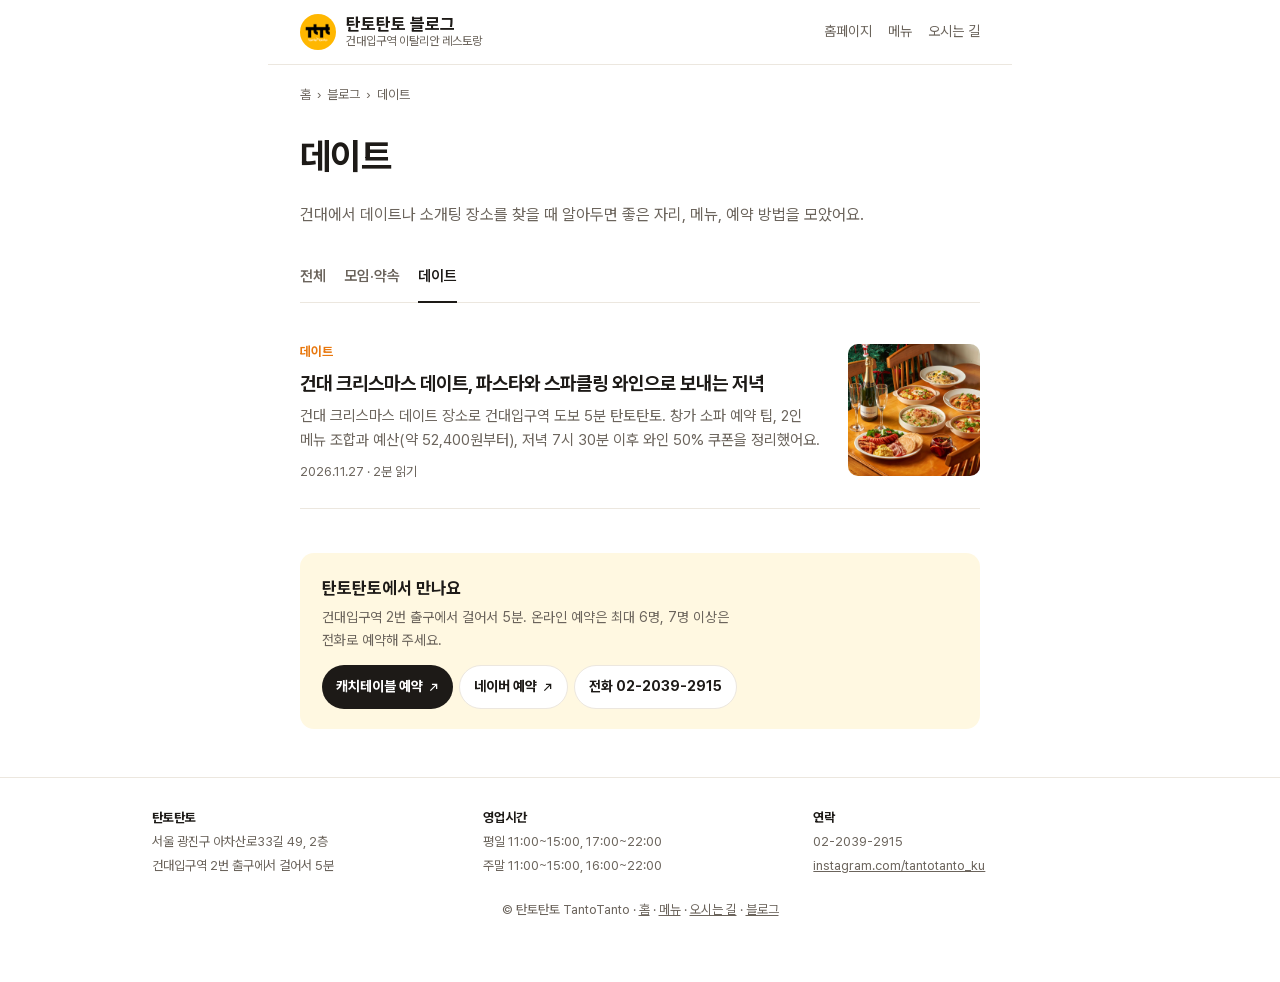
<file: blog/category/date/index.html>
<!doctype html>
<html lang="ko">
<head>
<meta charset="utf-8">
<meta name="viewport" content="width=device-width, initial-scale=1">
<meta http-equiv="Content-Security-Policy" content="default-src 'self'; script-src 'self'; style-src 'self' 'unsafe-inline'; img-src 'self' data:; font-src 'self'; connect-src 'self'; object-src 'none'; base-uri 'self'; form-action 'none'">
<meta name="referrer" content="strict-origin-when-cross-origin">
<title>데이트 | 탄토탄토</title>
<meta name="description" content="건대에서 데이트나 소개팅 장소를 찾을 때 알아두면 좋은 자리, 메뉴, 예약 방법을 모았어요.">
<meta name="robots" content="index, follow, max-image-preview:large">
<link rel="canonical" href="https://tantotanto.store/blog/category/date/">
<link rel="icon" href="/favicon.ico" sizes="48x48">
<link rel="icon" type="image/png" sizes="192x192" href="/icon-192.png">
<link rel="apple-touch-icon" href="/apple-touch-icon.png">
<meta name="theme-color" content="#FFB700">
<meta property="og:type" content="website">
<meta property="og:locale" content="ko_KR">
<meta property="og:site_name" content="탄토탄토">
<meta property="og:title" content="데이트 | 탄토탄토">
<meta property="og:description" content="건대에서 데이트나 소개팅 장소를 찾을 때 알아두면 좋은 자리, 메뉴, 예약 방법을 모았어요.">
<meta property="og:url" content="https://tantotanto.store/blog/category/date/">
<meta property="og:image" content="https://tantotanto.store/og-image.jpg">
<meta name="twitter:card" content="summary_large_image">
<link rel="alternate" type="application/rss+xml" title="탄토탄토 블로그" href="https://tantotanto.store/blog/feed.xml">
<link rel="stylesheet" href="../../../fonts/pretendard.css">
<link rel="stylesheet" href="../../../blog/blog.css">
<script type="application/ld+json">
{
 "@context": "https://schema.org",
 "@graph": [
  {
   "@type": "CollectionPage",
   "name": "데이트",
   "url": "https://tantotanto.store/blog/category/date/",
   "inLanguage": "ko",
   "about": {
    "@id": "https://tantotanto.store/#restaurant"
   },
   "isPartOf": {
    "@type": "WebSite",
    "name": "탄토탄토",
    "url": "https://tantotanto.store/"
   }
  },
  {
   "@type": "BreadcrumbList",
   "itemListElement": [
    {
     "@type": "ListItem",
     "position": 1,
     "name": "홈",
     "item": "https://tantotanto.store/"
    },
    {
     "@type": "ListItem",
     "position": 2,
     "name": "블로그",
     "item": "https://tantotanto.store/blog/"
    },
    {
     "@type": "ListItem",
     "position": 3,
     "name": "데이트"
    }
   ]
  }
 ]
}
</script>
</head>
<body>
<header class="top"><a class="brand" href="/blog/"><img src="/icon-192.png" alt="" width="36" height="36"><span><b>탄토탄토 블로그</b><small>건대입구역 이탈리안 레스토랑</small></span></a><nav aria-label="주요 메뉴"><a href="/">홈페이지</a><a href="/menu/">메뉴</a><a href="/visit/">오시는 길</a></nav></header>
<main class="wrap narrow"><nav class="crumbs" aria-label="현재 위치"><ol><li><a href="/">홈</a></li><li><a href="/blog/">블로그</a></li><li aria-current="page">데이트</li></ol></nav><header class="phead"><h1>데이트</h1><p>건대에서 데이트나 소개팅 장소를 찾을 때 알아두면 좋은 자리, 메뉴, 예약 방법을 모았어요.</p></header><nav class="tabs" aria-label="카테고리"><a href="/blog/">전체</a><a href="/blog/category/gatherings/">모임·약속</a><a href="/blog/category/date/" aria-current="page">데이트</a></nav><ul class="cards"><li class="card"><a href="/blog/konkuk-christmas-date/"><div class="ct"><span class="cat">데이트</span><h3>건대 크리스마스 데이트, 파스타와 스파클링 와인으로 보내는 저녁</h3><p>건대 크리스마스 데이트 장소로 건대입구역 도보 5분 탄토탄토. 창가 소파 예약 팁, 2인 메뉴 조합과 예산(약 52,400원부터), 저녁 7시 30분 이후 와인 50% 쿠폰을 정리했어요.</p><time datetime="2026-11-27">2026.11.27 · 2분 읽기</time></div><img src="/img/xmas-table-close.webp" alt="크리스마스 트리 앞 테이블에 루이 페드리에 보틀과 와인잔 두 개, 파스타 여러 접시" width="320" height="320" loading="lazy" decoding="async"></a></li></ul><aside class="cta" aria-label="예약 안내"><div><b>탄토탄토에서 만나요</b><p>건대입구역 2번 출구에서 걸어서 5분. 온라인 예약은 최대 6명, 7명 이상은 전화로 예약해 주세요.</p></div><div class="ctab"><a class="btn" href="https://www.catchtable.net/shop/tantotanto_ku" target="_blank" rel="noopener">캐치테이블 예약 <svg viewBox="0 0 14 14" fill="none" stroke="currentColor" stroke-width="1.6" aria-hidden="true"><path d="M3 11 11 3M5 3h6v6"/></svg></a><a class="btn ghost" href="https://naver.me/5D8tWduC" target="_blank" rel="noopener">네이버 예약 <svg viewBox="0 0 14 14" fill="none" stroke="currentColor" stroke-width="1.6" aria-hidden="true"><path d="M3 11 11 3M5 3h6v6"/></svg></a><a class="btn ghost" href="tel:+82220392915">전화 02-2039-2915</a></div></aside></main>
<footer class="foot"><div class="wrap"><div><b>탄토탄토</b>서울 광진구 아차산로33길 49, 2층<br>건대입구역 2번 출구에서 걸어서 5분</div><div><b>영업시간</b>평일 11:00~15:00, 17:00~22:00<br>주말 11:00~15:00, 16:00~22:00</div><div><b>연락</b>02-2039-2915<br><a href="https://www.instagram.com/tantotanto_ku" target="_blank" rel="noopener">instagram.com/tantotanto_ku</a></div></div><p class="copy">© 탄토탄토 TantoTanto · <a href="/">홈</a> · <a href="/menu/">메뉴</a> · <a href="/visit/">오시는 길</a> · <a href="/blog/">블로그</a></p></footer>
<script src="/blog/blog.js" defer></script>
</body>
</html>
</file>
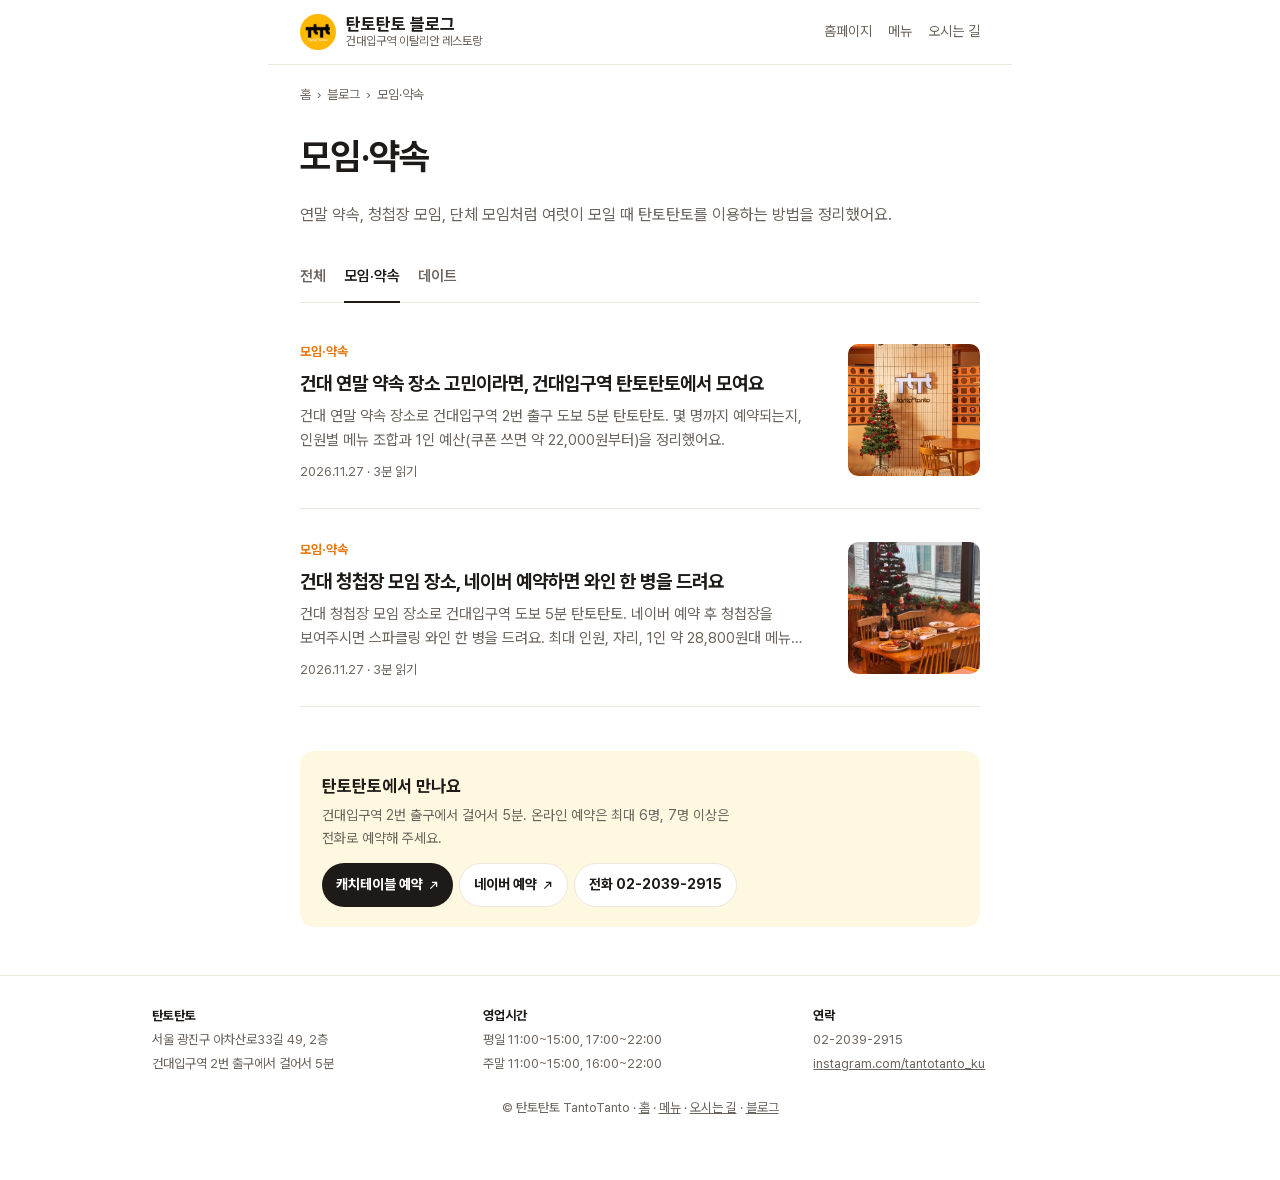
<file: blog/category/gatherings/index.html>
<!doctype html>
<html lang="ko">
<head>
<meta charset="utf-8">
<meta name="viewport" content="width=device-width, initial-scale=1">
<meta http-equiv="Content-Security-Policy" content="default-src 'self'; script-src 'self'; style-src 'self' 'unsafe-inline'; img-src 'self' data:; font-src 'self'; connect-src 'self'; object-src 'none'; base-uri 'self'; form-action 'none'">
<meta name="referrer" content="strict-origin-when-cross-origin">
<title>모임·약속 | 탄토탄토</title>
<meta name="description" content="연말 약속, 청첩장 모임, 단체 모임처럼 여럿이 모일 때 탄토탄토를 이용하는 방법을 정리했어요.">
<meta name="robots" content="index, follow, max-image-preview:large">
<link rel="canonical" href="https://tantotanto.store/blog/category/gatherings/">
<link rel="icon" href="/favicon.ico" sizes="48x48">
<link rel="icon" type="image/png" sizes="192x192" href="/icon-192.png">
<link rel="apple-touch-icon" href="/apple-touch-icon.png">
<meta name="theme-color" content="#FFB700">
<meta property="og:type" content="website">
<meta property="og:locale" content="ko_KR">
<meta property="og:site_name" content="탄토탄토">
<meta property="og:title" content="모임·약속 | 탄토탄토">
<meta property="og:description" content="연말 약속, 청첩장 모임, 단체 모임처럼 여럿이 모일 때 탄토탄토를 이용하는 방법을 정리했어요.">
<meta property="og:url" content="https://tantotanto.store/blog/category/gatherings/">
<meta property="og:image" content="https://tantotanto.store/og-image.jpg">
<meta name="twitter:card" content="summary_large_image">
<link rel="alternate" type="application/rss+xml" title="탄토탄토 블로그" href="https://tantotanto.store/blog/feed.xml">
<link rel="stylesheet" href="../../../fonts/pretendard.css">
<link rel="stylesheet" href="../../../blog/blog.css">
<script type="application/ld+json">
{
 "@context": "https://schema.org",
 "@graph": [
  {
   "@type": "CollectionPage",
   "name": "모임·약속",
   "url": "https://tantotanto.store/blog/category/gatherings/",
   "inLanguage": "ko",
   "about": {
    "@id": "https://tantotanto.store/#restaurant"
   },
   "isPartOf": {
    "@type": "WebSite",
    "name": "탄토탄토",
    "url": "https://tantotanto.store/"
   }
  },
  {
   "@type": "BreadcrumbList",
   "itemListElement": [
    {
     "@type": "ListItem",
     "position": 1,
     "name": "홈",
     "item": "https://tantotanto.store/"
    },
    {
     "@type": "ListItem",
     "position": 2,
     "name": "블로그",
     "item": "https://tantotanto.store/blog/"
    },
    {
     "@type": "ListItem",
     "position": 3,
     "name": "모임·약속"
    }
   ]
  }
 ]
}
</script>
</head>
<body>
<header class="top"><a class="brand" href="/blog/"><img src="/icon-192.png" alt="" width="36" height="36"><span><b>탄토탄토 블로그</b><small>건대입구역 이탈리안 레스토랑</small></span></a><nav aria-label="주요 메뉴"><a href="/">홈페이지</a><a href="/menu/">메뉴</a><a href="/visit/">오시는 길</a></nav></header>
<main class="wrap narrow"><nav class="crumbs" aria-label="현재 위치"><ol><li><a href="/">홈</a></li><li><a href="/blog/">블로그</a></li><li aria-current="page">모임·약속</li></ol></nav><header class="phead"><h1>모임·약속</h1><p>연말 약속, 청첩장 모임, 단체 모임처럼 여럿이 모일 때 탄토탄토를 이용하는 방법을 정리했어요.</p></header><nav class="tabs" aria-label="카테고리"><a href="/blog/">전체</a><a href="/blog/category/gatherings/" aria-current="page">모임·약속</a><a href="/blog/category/date/">데이트</a></nav><ul class="cards"><li class="card"><a href="/blog/konkuk-year-end-party/"><div class="ct"><span class="cat">모임·약속</span><h3>건대 연말 약속 장소 고민이라면, 건대입구역 탄토탄토에서 모여요</h3><p>건대 연말 약속 장소로 건대입구역 2번 출구 도보 5분 탄토탄토. 몇 명까지 예약되는지, 인원별 메뉴 조합과 1인 예산(쿠폰 쓰면 약 22,000원부터)을 정리했어요.</p><time datetime="2026-11-27">2026.11.27 · 3분 읽기</time></div><img src="/img/xmas-tree-ttt.webp" alt="ttt 간판이 있는 흰 타일 벽 옆에 빨간 리본 트리가 놓인 탄토탄토 매장" width="320" height="320" loading="lazy" decoding="async"></a></li><li class="card"><a href="/blog/konkuk-wedding-invitation-dinner/"><div class="ct"><span class="cat">모임·약속</span><h3>건대 청첩장 모임 장소, 네이버 예약하면 와인 한 병을 드려요</h3><p>건대 청첩장 모임 장소로 건대입구역 도보 5분 탄토탄토. 네이버 예약 후 청첩장을 보여주시면 스파클링 와인 한 병을 드려요. 최대 인원, 자리, 1인 약 28,800원대 메뉴 조합을 정리했어요.</p><time datetime="2026-11-27">2026.11.27 · 3분 읽기</time></div><img src="/img/xmas-window-table.webp" alt="창가 트리 앞 원목 테이블에 루이 페드리에 보틀과 와인잔 두 개, 파스타 접시가 차려져 있어요" width="320" height="320" loading="lazy" decoding="async"></a></li></ul><aside class="cta" aria-label="예약 안내"><div><b>탄토탄토에서 만나요</b><p>건대입구역 2번 출구에서 걸어서 5분. 온라인 예약은 최대 6명, 7명 이상은 전화로 예약해 주세요.</p></div><div class="ctab"><a class="btn" href="https://www.catchtable.net/shop/tantotanto_ku" target="_blank" rel="noopener">캐치테이블 예약 <svg viewBox="0 0 14 14" fill="none" stroke="currentColor" stroke-width="1.6" aria-hidden="true"><path d="M3 11 11 3M5 3h6v6"/></svg></a><a class="btn ghost" href="https://naver.me/5D8tWduC" target="_blank" rel="noopener">네이버 예약 <svg viewBox="0 0 14 14" fill="none" stroke="currentColor" stroke-width="1.6" aria-hidden="true"><path d="M3 11 11 3M5 3h6v6"/></svg></a><a class="btn ghost" href="tel:+82220392915">전화 02-2039-2915</a></div></aside></main>
<footer class="foot"><div class="wrap"><div><b>탄토탄토</b>서울 광진구 아차산로33길 49, 2층<br>건대입구역 2번 출구에서 걸어서 5분</div><div><b>영업시간</b>평일 11:00~15:00, 17:00~22:00<br>주말 11:00~15:00, 16:00~22:00</div><div><b>연락</b>02-2039-2915<br><a href="https://www.instagram.com/tantotanto_ku" target="_blank" rel="noopener">instagram.com/tantotanto_ku</a></div></div><p class="copy">© 탄토탄토 TantoTanto · <a href="/">홈</a> · <a href="/menu/">메뉴</a> · <a href="/visit/">오시는 길</a> · <a href="/blog/">블로그</a></p></footer>
<script src="/blog/blog.js" defer></script>
</body>
</html>
</file>
<file: fonts/pretendard.css>
/* Pretendard (SIL Open Font License 1.1) https://github.com/orioncactus/pretendard
   이 사이트에 쓰인 글자만 담은 파일이에요. 문구를 바꾸면 글꼴 파일도 다시 만들어야 해요. */
@font-face { font-family: "Pretendard Variable"; font-weight: 45 920; font-style: normal; font-display: swap; src: url(./pretendard-subset.woff2) format("woff2-variations"); }
</file>
<file: site.css>
:root {
  --ink: #15110E;      /* 로고의 검정 */
  --yolk: #F6C61A;     /* 매장의 노란 소파 */
  --cove: #F0841A;     /* 천장의 주황 조명 */
  --white: #FFFDF8;
  --paper: #FFFAF0;
  --line: rgba(21, 17, 14, .18);
  --ink-2: rgba(21, 17, 14, .7);
  --font: "Pretendard Variable", Pretendard, "Apple SD Gothic Neo", "Malgun Gothic", sans-serif;
  --serif: var(--font);
  --it: var(--font);
  --ease-out: cubic-bezier(.23, 1, .32, 1);
  --pad: clamp(20px, 5vw, 72px);
  --bar: clamp(10px, 1.3vw, 16px);     /* 로고의 가로 획 */
  --hook: clamp(26px, 4.4vw, 60px);    /* 로고 t의 둥근 꺾임 */
}
*, *::before, *::after { box-sizing: border-box; }
html { -webkit-text-size-adjust: 100%; scroll-behavior: smooth; scroll-padding-top: 76px; scrollbar-color: var(--ink) var(--paper); }
body { margin: 0; background: var(--paper); color: var(--ink); font: 400 1.0625rem/1.7 var(--font); word-break: keep-all; overflow-wrap: break-word; -webkit-font-smoothing: antialiased; }
::selection { background: var(--ink); color: var(--yolk); }
img, svg { display: block; max-width: 100%; }
img { height: auto; }
a { color: inherit; text-underline-offset: .22em; text-decoration-thickness: 1.5px; }
h1, h2, h3, h4, p, ul, ol, dl, dd { margin: 0; padding: 0; }
ul, ol { list-style: none; }
h2, h3 { font-weight: 900; line-height: 1.08; letter-spacing: -.035em; text-wrap: balance; }
:focus-visible { outline: 3px solid var(--ink); outline-offset: 3px; }
.hero :focus-visible, .at-hero .top :focus-visible, footer :focus-visible { outline-color: #fff; }
.skip { position: fixed; left: 12px; top: -80px; z-index: 60; background: var(--ink); color: #fff; padding: 10px 16px; }
.skip:focus { top: 12px; }
.wrap { width: min(1200px, 100% - var(--pad) * 2); margin-inline: auto; }
.sr { position: absolute; width: 1px; height: 1px; overflow: hidden; clip-path: inset(50%); white-space: nowrap; }
.ttt { fill: currentColor; }

.btn { display: inline-flex; align-items: center; justify-content: center; min-height: 50px; padding: 0 24px; font: 700 1rem/1 var(--font); text-decoration: none; border: 2px solid transparent; transition: transform 160ms var(--ease-out), background-color 160ms ease, color 160ms ease, border-color 160ms ease; }
.btn:active { transform: scale(.97); }
.btn-yolk { background: var(--yolk); color: var(--ink); border-color: var(--yolk); }
.btn-ink { background: var(--ink); color: var(--white); border-color: var(--ink); }
.btn-line { border-color: currentColor; }
@media (hover: hover) and (pointer: fine) {
  .btn-yolk:hover { background: var(--white); border-color: var(--white); }
  .btn-ink:hover { background: transparent; color: var(--ink); }
  .btn-line:hover { background: var(--ink); color: var(--white); border-color: var(--ink); }
  .hero .btn-line:hover, footer .btn-line:hover { background: var(--white); color: var(--ink); border-color: var(--white); }
}

/* 상단 바 */
.top { position: fixed; inset: 0 0 auto 0; z-index: 40; display: flex; align-items: center; gap: 26px; padding: 12px var(--pad); background: var(--paper); color: var(--ink); box-shadow: 0 1px 0 var(--line); transition: background-color 200ms ease, color 200ms ease, box-shadow 200ms ease; }
.at-hero .top { background: transparent; color: var(--white); box-shadow: none; }
.top .name { margin-right: auto; display: flex; align-items: center; min-height: 44px; }
.top .name svg { width: 54px; height: auto; }
.top nav { display: flex; gap: 26px; font-weight: 700; font-size: .98rem; }
.top nav a { text-decoration: none; padding: 10px 0; }
.top .btn { min-height: 44px; padding: 0 18px; font-size: .95rem; }
.top .btn-yolk:hover { background: var(--ink); border-color: var(--ink); color: var(--white); }
.at-hero .top .btn-yolk:hover { background: var(--white); border-color: var(--white); color: var(--ink); }
@media (hover: hover) and (pointer: fine) { .top nav a:hover { text-decoration: underline; } }
@media (max-width: 720px) { .top nav { display: none; } }

/* ===== 첫 화면 ===== */
/* 첫 화면: 매장의 노란 타일 벽이 그대로 배경이에요 */
.hero { position: relative; min-height: 100vh; min-height: 100svh; overflow: hidden; background: #E9A70A; color: var(--ink); }
.hero .wall { position: absolute; inset: 0; width: 100%; height: 100%; object-fit: cover; }
.lab2 b { font-weight: 800; }
.lab2 i { font-style: normal; font-weight: 500; font-size: .8em; letter-spacing: .1em; opacity: .6; }
.lab2 i::before { content: "|"; margin: 0 .7em; opacity: .7; }
.side { position: absolute; z-index: 2; left: var(--pad); top: 50%; transform: translateY(-50%); display: grid; gap: 2px; }
.side a { display: inline-flex; align-items: center; min-height: 48px; text-decoration: none; font-size: clamp(1.15rem, 1.7vw, 1.5rem); letter-spacing: -.02em; transition: transform 220ms var(--ease-out); }
.intro { position: absolute; z-index: 2; left: var(--pad); bottom: clamp(24px, 5vh, 48px); }
.intro h1 { font-weight: 900; font-size: clamp(1.5rem, 2.6vw, 2.2rem); line-height: 1.2; letter-spacing: -.03em; }
.intro p { margin-top: 6px; font-weight: 500; font-size: 1rem; }
.cta { position: absolute; z-index: 2; right: var(--pad); bottom: clamp(24px, 5vh, 48px); display: grid; justify-items: end; gap: 10px; text-align: right; }
.cta .today { font-weight: 700; font-size: 1rem; font-variant-numeric: tabular-nums; }
.cta .btn { min-height: 56px; padding: 0 30px; border-radius: 999px; font-size: 1.05rem; }
@media (hover: hover) and (pointer: fine) { .side a:hover { transform: translateX(8px); } .side a:hover i { opacity: 1; } }
@media (max-width: 820px) {
  .intro { top: 72px; bottom: auto; right: var(--pad); text-align: center; }
  .intro h1 { font-size: 1.25rem; }
  .intro p { font-size: .9rem; margin-top: 2px; }
  .side { left: 0; right: 0; top: auto; bottom: 0; transform: none; grid-template-columns: 1fr 1fr 1fr 1fr; gap: 0; background: var(--ink); color: var(--white); padding-bottom: env(safe-area-inset-bottom); }
  .side a { justify-content: center; min-height: 60px; font-size: 1rem; }
  .side a + a { border-left: 1px solid rgba(255, 253, 248, .2); }
  .side .lab2 i { display: none; }
  .cta { left: var(--pad); right: var(--pad); bottom: calc(72px + env(safe-area-inset-bottom)); justify-items: center; text-align: center; gap: 8px; }
  .cta .btn { min-height: 50px; }
}
.top .hop { transform-box: fill-box; transform-origin: 50% 100%; }
@media (prefers-reduced-motion: no-preference) {
  .intro, .cta, .side { animation: up 700ms var(--ease-out) 150ms both; }
}
@media (prefers-reduced-motion: no-preference) and (min-width: 821px) { .side { animation-name: upside; } }
@keyframes upside { from { opacity: 0; transform: translateY(calc(-50% + 16px)); } to { opacity: 1; transform: translateY(-50%); } }
@keyframes up { from { opacity: 0; transform: translateY(16px); } to { opacity: 1; transform: none; } }
@keyframes hop {
  0% { transform: none; animation-timing-function: cubic-bezier(.3, 0, .6, 1); }
  4% { transform: scale(1.1, .86); animation-timing-function: cubic-bezier(.2, .8, .3, 1); }
  14% { transform: translateY(-19%) scale(.95, 1.07); animation-timing-function: cubic-bezier(.5, 0, .9, .5); }
  23% { transform: translateY(0) scale(1.12, .84); animation-timing-function: cubic-bezier(.2, .8, .3, 1); }
  30% { transform: translateY(-5%) scale(.98, 1.03); animation-timing-function: cubic-bezier(.5, 0, .9, .5); }
  36% { transform: translateY(0) scale(1.04, .96); animation-timing-function: var(--ease-out); }
  42%, 100% { transform: none; }
}

/* 뉴믹스처럼: 종이 같은 알갱이 질감과 섹션을 잇는 점선 */
body::after { content: ""; position: fixed; inset: 0; z-index: 39; pointer-events: none; opacity: .09; mix-blend-mode: multiply; background-image: url("data:image/svg+xml,%3Csvg xmlns='http://www.w3.org/2000/svg' width='180' height='180'%3E%3Cfilter id='n'%3E%3CfeTurbulence type='fractalNoise' baseFrequency='.9' numOctaves='2' stitchTiles='stitch'/%3E%3CfeColorMatrix values='0 0 0 0 0 0 0 0 0 0 0 0 0 0 0 0 0 0 .9 0'/%3E%3C/filter%3E%3Crect width='100%25' height='100%25' filter='url(%23n)'/%3E%3C/svg%3E"); }
.thread { display: block; width: 0; height: clamp(56px, 8vw, 96px); margin: 0 auto; border-left: 2px dotted currentColor; opacity: .55; }

/* 상쾌환처럼: 한눈에 보는 카드 */
.quick { padding: clamp(20px, 3vw, 40px) 0 clamp(72px, 9vw, 120px); }
.quick h2 { margin: clamp(18px, 2.4vw, 28px) 0 clamp(28px, 4vw, 48px); text-align: center; font-family: var(--serif); font-weight: 300; font-size: clamp(2rem, 4.6vw, 3.6rem); line-height: 1.05; letter-spacing: -.04em; }
.bento { display: grid; grid-template-columns: repeat(4, 1fr); gap: clamp(10px, 1.2vw, 16px); }
.cell { position: relative; display: flex; flex-direction: column; justify-content: space-between; gap: 18px; min-height: clamp(190px, 19vw, 260px); padding: clamp(18px, 2vw, 26px); border-radius: clamp(20px, 2.4vw, 30px); overflow: hidden; text-decoration: none; color: var(--ink); background: var(--white); box-shadow: inset 0 0 0 1px var(--line); transition: transform 240ms var(--ease-out); }
.cell:active { transform: scale(.985); }
.cell .lab2 { font-size: .98rem; }
.cell .go { position: absolute; right: clamp(14px, 1.6vw, 20px); top: clamp(14px, 1.6vw, 20px); width: 44px; height: 44px; border-radius: 50%; display: grid; place-items: center; background: var(--white); color: var(--ink); transition: background-color 200ms ease, color 200ms ease; }
.cell .go svg { width: 15px; height: 15px; transition: transform 240ms var(--ease-out); }
.cell strong { display: block; font-family: var(--serif); font-weight: 400; font-size: clamp(1.4rem, 2.3vw, 2rem); line-height: 1.15; letter-spacing: -.035em; text-wrap: balance; }
.cell small { display: block; margin-top: 6px; font-size: .92rem; line-height: 1.5; opacity: .78; }
.cell.photo { color: var(--white); box-shadow: none; }
.cell.photo img { position: absolute; inset: 0; width: 100%; height: 100%; object-fit: cover; transition: transform 700ms var(--ease-out); }
.cell.photo::after { content: ""; position: absolute; inset: 0; background: linear-gradient(180deg, rgba(21, 14, 9, .5) 0%, rgba(21, 14, 9, 0) 34%, rgba(21, 14, 9, 0) 48%, rgba(21, 14, 9, .78) 100%); }
.cell.photo > *:not(img) { position: relative; z-index: 1; }
.cell.photo .go { position: absolute; }
.cell.big { grid-column: span 2; grid-row: span 2; }
.cell.big strong { font-size: clamp(1.8rem, 3.6vw, 3.2rem); line-height: 1.06; }
.cell.yolk { background: var(--yolk); box-shadow: none; }
.cell.ink { background: var(--ink); color: var(--white); box-shadow: none; }
.cell.ink .go { background: var(--yolk); }
.cell.cove { background: var(--cove); box-shadow: none; }
.cell .num.big { font-size: clamp(1.5rem, 2.3vw, 2.1rem); line-height: 1.12; }
.cell .lab2 { padding-right: 52px; }
@media (hover: hover) and (pointer: fine) {
  .cell:hover .go { background: var(--ink); color: var(--white); }
  .cell.ink:hover .go { background: var(--white); color: var(--ink); }
  .cell:hover .go svg { transform: translate(2px, -2px); }
  .cell.photo:hover img { transform: scale(1.04); }
}
@media (max-width: 900px) {
  .bento { grid-template-columns: 1fr 1fr; }
  .cell.big { grid-row: auto; min-height: 62vw; }
  .cell:not(.big) .lab2 i { display: none; }
  .cat-head { flex-wrap: wrap; }
  .cat-head .it { white-space: normal; }
  .cell .num.big { font-size: clamp(.95rem, 4.9vw, 1.7rem); white-space: nowrap; }
}

/* ===== 아래 영역: 가는 세리프 제목 + 이탤릭 숫자 + 로고 패턴 ===== */
.band { position: relative; padding: clamp(88px, 12vw, 168px) 0; overflow: hidden; }
.ttl { font-family: var(--serif); font-weight: 300; font-size: clamp(3.1rem, 9vw, 8rem); line-height: .96; letter-spacing: -.035em; }
.lede { font-family: var(--serif); font-weight: 300; font-size: clamp(1.25rem, 2.2vw, 1.75rem); line-height: 1.45; letter-spacing: -.02em; max-width: 24em; text-wrap: pretty; }
.it { font-family: var(--it); font-style: italic; font-weight: 400; letter-spacing: 0; }
.num { font-family: var(--it); font-weight: 400; font-variant-numeric: lining-nums; letter-spacing: -.01em; }
.top-row { display: grid; grid-template-columns: 1.15fr 1fr; gap: 24px clamp(24px, 6vw, 100px); align-items: end; }

/* 엠보싱 로고: 배경과 같은 색으로 눌러 찍은 듯 */
.emboss { position: absolute; z-index: 0; pointer-events: none; color: inherit; }
.emboss svg { width: 100%; height: auto; fill: currentColor; filter: drop-shadow(-2px -2px 0 rgba(255, 255, 255, .45)) drop-shadow(3px 3px 0 rgba(21, 17, 14, .15)); }
.band > .wrap { position: relative; z-index: 1; }

/* 오시는 길 */
.visit { background: var(--yolk); color: var(--ink); }
.visit .emboss { right: -6vw; bottom: -9vw; width: min(78vw, 1100px); color: var(--yolk); }
.addr { margin-top: clamp(40px, 6vw, 88px); font-family: var(--serif); font-weight: 300; font-size: clamp(2.3rem, 6.8vw, 6rem); line-height: 1.04; letter-spacing: -.04em; text-wrap: balance; }
.addr .num { font-size: 1.1em; }
.route { display: grid; grid-template-columns: repeat(3, 1fr); gap: clamp(16px, 3vw, 40px); margin-top: clamp(40px, 6vw, 72px); }
.route li { border-top: 1px solid rgba(21, 17, 14, .45); padding-top: 14px; display: grid; grid-template-columns: auto 1fr; gap: 0 14px; align-items: baseline; }
.route .num { grid-row: span 2; font-style: italic; font-size: clamp(2.4rem, 4.4vw, 3.8rem); line-height: .9; }
.route b { font-weight: 700; font-size: clamp(1.05rem, 1.7vw, 1.3rem); letter-spacing: -.02em; }
.route span { font-size: .95rem; color: var(--ink-2); }
.visit-grid { display: grid; grid-template-columns: 1fr 1fr; gap: clamp(32px, 6vw, 100px); margin-top: clamp(56px, 8vw, 110px); align-items: start; }
.visit-grid p { max-width: 30em; }
.visit-grid p + p { margin-top: .8em; }
.hours { width: 100%; border-collapse: collapse; }
.hours caption { text-align: left; padding-bottom: 14px; font-family: var(--serif); font-weight: 400; font-size: 1.6rem; letter-spacing: -.03em; }
.hours th, .hours td { text-align: left; vertical-align: baseline; padding: 16px 0; border-top: 1px solid rgba(21, 17, 14, .38); font-weight: 400; }
.hours tr:last-child th, .hours tr:last-child td { border-bottom: 1px solid rgba(21, 17, 14, .38); }
.hours th { width: 9.5em; font-weight: 700; }
.hours td { font-family: var(--it); font-size: 1.32rem; line-height: 1.3; }
.hours td span { display: block; font-family: var(--font); font-size: .9rem; color: var(--ink-2); margin-top: 2px; }
.hours .now { display: inline-block; margin-left: 8px; padding: 3px 8px; border-radius: 999px; background: var(--ink); color: var(--yolk); font-size: .74rem; font-weight: 700; line-height: 1.2; vertical-align: 2px; }

/* 버튼 줄 */
.links { display: flex; flex-wrap: wrap; gap: 8px; margin-top: 28px; }
.pill { display: inline-flex; align-items: center; gap: 10px; min-height: 48px; padding: 0 20px; border-radius: 999px; border: 1px solid currentColor; font-weight: 700; font-size: .96rem; text-decoration: none; transition: background-color 180ms ease, color 180ms ease, transform 160ms var(--ease-out); }
.pill:active { transform: scale(.97); }
.pill.solid { background: var(--ink); color: var(--white); border-color: var(--ink); }
.pill svg { width: 14px; height: 14px; transition: transform 220ms var(--ease-out); }
@media (hover: hover) and (pointer: fine) {
  .pill:hover { background: var(--ink); color: var(--white); border-color: var(--ink); }
  .pill.solid:hover { background: transparent; color: var(--ink); }
  .pill:hover svg { transform: translate(2px, -2px); }
  footer .pill:hover { background: var(--white); color: var(--ink); border-color: var(--white); }
}

/* 메뉴 */
.menu-intro { padding-bottom: clamp(48px, 7vw, 96px); }
.jump { display: flex; flex-wrap: wrap; gap: 6px 28px; margin-top: clamp(28px, 4vw, 48px); }
.jump a { display: inline-flex; align-items: baseline; gap: 8px; min-height: 44px; padding-top: 10px; text-decoration: none; font-weight: 700; font-size: 1rem; border-bottom: 1px solid var(--line); transition: border-color 180ms ease; }
.jump a .num { font-style: italic; font-weight: 400; font-size: 1.15rem; color: var(--ink-2); }
@media (hover: hover) and (pointer: fine) { .jump a:hover { border-color: var(--ink); } }

/* 대표 메뉴: 화면을 채운 색면이 한 장씩 겹쳐 올라와요 */
.stack { margin: 0; }
.panel { position: sticky; top: 0; min-height: 100vh; min-height: 100svh; display: grid; align-items: center; padding: 88px 0 44px; background: var(--yolk); color: var(--ink); overflow: hidden; }
.panel:nth-child(2) { background: var(--cove); }
.panel:nth-child(3) { background: var(--ink); color: var(--white); }
.panel:nth-child(4) { background: var(--white); }
.panel .emboss { left: -4vw; bottom: -7vw; width: min(70vw, 980px); color: inherit; }
.panel:nth-child(3) .emboss svg { filter: drop-shadow(-2px -2px 0 rgba(255, 255, 255, .07)) drop-shadow(3px 3px 0 rgba(0, 0, 0, .5)); color: var(--ink); }
.panel:nth-child(1) .emboss, .panel:nth-child(5) .emboss { color: var(--yolk); }
.panel:nth-child(2) .emboss { color: var(--cove); }
.panel:nth-child(4) .emboss { color: var(--white); }
.panel > .wrap { position: relative; z-index: 1; }
.pbar { display: flex; justify-content: space-between; align-items: baseline; border-top: 1px solid currentColor; padding-top: 12px; font-weight: 700; font-size: .95rem; }
.pbar .num { font-style: italic; font-weight: 400; font-size: 1.35rem; }
.pgrid { display: grid; grid-template-columns: 1.05fr .95fr; gap: clamp(20px, 5vw, 80px); align-items: center; margin-top: clamp(18px, 3vh, 40px); }
.panel h4 { font-family: var(--serif); font-weight: 400; font-size: clamp(2.6rem, min(6.6vw, 11.5vh), 6.6rem); line-height: 1; letter-spacing: -.045em; text-wrap: balance; }
.pen { margin-top: clamp(10px, 1.6vh, 18px); font-size: clamp(1.3rem, 2vw, 1.8rem); line-height: 1.1; }
.pdesc { margin-top: clamp(16px, 2.6vh, 30px); max-width: 25em; font-size: clamp(1rem, 1.35vw, 1.1rem); line-height: 1.65; }
.pprice { margin-top: clamp(16px, 3vh, 34px); font-family: var(--it); font-size: clamp(2.8rem, min(5.6vw, 9vh), 5.2rem); line-height: .9; letter-spacing: -.02em; }
.pprice small { font-family: var(--font); font-size: .3em; font-weight: 700; letter-spacing: 0; margin-left: .25em; vertical-align: .35em; }
.panel .ph { justify-self: end; width: min(100%, 66vh); }

/* 메뉴 사진 공통: 로고 t의 둥근 꺾임 */
.ph { overflow: hidden; border-radius: 0 0 0 var(--hook); background: #f1dfb9; }
.ph img { width: 100%; height: 100%; object-fit: cover; aspect-ratio: 1; }
@media (hover: hover) and (pointer: fine) { .ph img { transition: transform 600ms var(--ease-out); } .card:hover .ph img { transform: scale(1.04); } }

.cat { padding-top: clamp(80px, 11vw, 150px); }
.cat-head { display: flex; align-items: baseline; justify-content: space-between; gap: 16px; padding-bottom: clamp(20px, 3vw, 36px); border-bottom: 1px solid var(--ink); }
.cat-head h3 { font-family: var(--serif); font-weight: 300; font-size: clamp(2.2rem, 5.4vw, 4.6rem); line-height: 1; letter-spacing: -.04em; }
.cat-head .it { font-size: clamp(1.2rem, 2vw, 1.7rem); color: var(--ink-2); white-space: nowrap; }
.grid { display: grid; grid-template-columns: repeat(4, 1fr); gap: clamp(36px, 4vw, 56px) clamp(14px, 2vw, 28px); margin-top: clamp(28px, 3.6vw, 44px); }
.card .ph { --hook: clamp(22px, 3vw, 40px); }
.card h4 { margin-top: 14px; font-weight: 700; font-size: 1.08rem; line-height: 1.35; letter-spacing: -.02em; }
.card .en { margin-top: 2px; font-size: 1.05rem; color: var(--ink-2); line-height: 1.2; }
.card p.d { margin-top: 8px; font-size: .92rem; line-height: 1.55; color: var(--ink-2); }
.card .num { display: block; margin-top: 10px; font-size: 1.5rem; line-height: 1; }
.card .num small { font-family: var(--font); font-size: .55em; font-weight: 700; margin-left: .2em; }
.drinks { display: grid; grid-template-columns: 1fr 1fr; column-gap: clamp(28px, 5vw, 80px); margin-top: 8px; }
.drinks li { display: flex; justify-content: space-between; align-items: baseline; gap: 16px; padding: 18px 0; border-bottom: 1px solid var(--line); font-weight: 700; }
.drinks .num { font-size: 1.45rem; font-weight: 400; }
.asof { margin-top: 28px; color: var(--ink-2); font-size: .92rem; }

/* 사진 띠 */
.strip-photos { display: grid; grid-template-columns: repeat(5, 1fr); margin-top: clamp(88px, 12vw, 168px); }
.strip-photos img { width: 100%; aspect-ratio: 1; object-fit: cover; }

/* 공간: 사진, 색, 로고를 섞은 모자이크 */
.space { background: var(--cove); }
.mosaic { display: grid; grid-template-columns: repeat(4, 1fr); grid-auto-rows: minmax(0, 1fr); gap: clamp(8px, 1vw, 14px); margin-top: clamp(44px, 6vw, 80px); }
.tile { position: relative; aspect-ratio: 1; overflow: hidden; }
.tile.text { grid-column: span 2; aspect-ratio: auto; background: var(--paper); padding: clamp(22px, 3vw, 44px); display: flex; flex-direction: column; justify-content: space-between; gap: 20px; }
.tile.text p { max-width: 30em; }
.tile.text p + p { margin-top: .7em; }
.tile.text .lede { font-size: clamp(1.25rem, 2vw, 1.65rem); }
.tile figcaption, .tile .lab { position: absolute; left: 14px; bottom: 12px; font-weight: 700; font-size: .9rem; }
.tile img { width: 100%; height: 100%; object-fit: cover; }
.tile.cove { background:
  linear-gradient(90deg, #fff6e4 0 7%, transparent 7% 31%, #fff6e4 31% 38%, transparent 38% 62%, #fff6e4 62% 69%, transparent 69% 93%, #fff6e4 93%),
  linear-gradient(#fff6e4 0 7%, transparent 7% 46.5%, #fff6e4 46.5% 53.5%, transparent 53.5% 93%, #fff6e4 93%),
  radial-gradient(circle at 50% 50%, #ffc880, #ff8a12 75%); }
.tile.sofa { background: repeating-linear-gradient(90deg, #ffd83a 0 10%, #f6c61a 10% 11.6%, #d9a606 11.6% 12.5%); }
.tile.brick { background-color: #a8502d; background-image: radial-gradient(circle, #2d1309 0 30%, #b9633c 31% 36%, transparent 37%), linear-gradient(#7c3719 0 6%, transparent 6%); background-size: 25% 25%, 100% 25%; color: var(--white); }
.tile.tiles { display: grid; place-items: center; background-color: #fbf8f2; background-image: linear-gradient(#d6d0c7 0 2px, transparent 2px), linear-gradient(90deg, #d6d0c7 0 2px, transparent 2px); background-size: 12.5% 12.5%; }
.tile.tiles svg { width: 50%; height: auto; color: var(--ink); filter: drop-shadow(0 0 12px #fff) drop-shadow(0 0 4px #fff); }
.tile.pattern { background-color: var(--ink); background-image: url("data:image/svg+xml,%3Csvg xmlns='http://www.w3.org/2000/svg' viewBox='-260 -230 1629 1081'%3E%3Cg fill='%23F6C61A'%3E%3Cpath d='M1 131H1107V276H807V620H663V276H254V620H111V276H1Z'/%3E%3Cpath d='M363 0H495V294.5A47.5 54 0 0 0 542.5 348.5H557V488H539A176 178 0 0 1 363 310Z'/%3E%3Cpath transform='translate(552 0)' d='M363 0H495V294.5A47.5 54 0 0 0 542.5 348.5H557V488H539A176 178 0 0 1 363 310Z'/%3E%3C/g%3E%3C/svg%3E"); background-size: 50% auto; background-position: 0 0; color: var(--white); }
.tile.yolk { grid-column: span 2; aspect-ratio: auto; background: var(--yolk); display: grid; place-items: center; text-align: center; padding: 18px; }
.tile.yolk .num { font-style: italic; font-size: clamp(3rem, 7vw, 6rem); line-height: .9; }
.tile.yolk span { display: block; margin-top: 8px; font-weight: 700; font-size: .95rem; }
.tile .lab { color: inherit; }
.tile.sofa .lab, .tile.cove .lab, .tile.tiles .lab { color: var(--ink); }
.tile.photo .lab { color: var(--white); text-shadow: 0 1px 12px rgba(0, 0, 0, .45); }

/* FAQ */
.faq-wrap { display: grid; grid-template-columns: .9fr 1.1fr; gap: 32px clamp(24px, 6vw, 100px); align-items: start; }
.faq-wrap .ttl { position: sticky; top: 110px; }
.faq details { border-top: 1px solid var(--line); }
.faq details:last-child { border-bottom: 1px solid var(--line); }
.faq summary { list-style: none; display: grid; grid-template-columns: 1fr auto; gap: 16px; align-items: center; min-height: 64px; padding: 18px 0; cursor: pointer; font-weight: 700; font-size: 1.12rem; line-height: 1.4; letter-spacing: -.02em; }
.faq summary::-webkit-details-marker { display: none; }
.faq summary i { position: relative; width: 22px; height: 22px; }
.faq summary i::before, .faq summary i::after { content: ""; position: absolute; left: 3px; right: 3px; top: 10px; height: 2px; background: currentColor; transition: transform 240ms var(--ease-out); }
.faq summary i::after { transform: rotate(90deg); }
.faq details[open] summary i::after { transform: rotate(0deg); }
.faq dd, .faq .a { margin: 0 0 22px; max-width: 38em; color: var(--ink-2); }
@media (hover: hover) and (pointer: fine) { .faq summary:hover { text-decoration: underline; text-underline-offset: .25em; } }
.en { padding-top: 0; }
.en .faq-wrap { border-top: 1px solid var(--line); padding-top: 28px; }
.en h2 { font-family: var(--it); font-style: italic; font-weight: 400; font-size: clamp(2rem, 4vw, 3.2rem); line-height: 1; }
.en p { color: var(--ink-2); }
.en p + p { margin-top: .8em; }

/* 마무리 */
footer { background: var(--ink); color: var(--white); padding: clamp(72px, 10vw, 130px) 0 40px; overflow: hidden; }
.close { display: grid; gap: clamp(28px, 5vw, 64px); }
.close svg { width: 100%; height: auto; color: var(--yolk); overflow: visible; margin-top: 8%; }
.close .hop { transform-box: fill-box; transform-origin: 50% 100%; }
.close > div { display: flex; flex-wrap: wrap; justify-content: space-between; align-items: end; gap: 20px 40px; }
.close p { font-family: var(--serif); font-weight: 300; font-size: clamp(2rem, 5vw, 4.2rem); line-height: 1.06; letter-spacing: -.04em; text-wrap: balance; max-width: 12em; }
.close .links { margin-top: 0; }
.close .pill.solid { background: var(--yolk); color: var(--ink); border-color: var(--yolk); }
.info { display: grid; grid-template-columns: 1.3fr 1fr 1fr; gap: 24px clamp(24px, 4vw, 64px); margin-top: clamp(48px, 7vw, 88px); border-top: 1px solid rgba(255, 253, 248, .28); padding-top: 24px; font-size: .96rem; color: rgba(255, 253, 248, .8); }
.info b { display: block; color: var(--white); font-weight: 700; margin-bottom: 6px; }
.copy { margin-top: 40px; font-size: .86rem; color: rgba(255, 253, 248, .55); }

.bar { display: none; }
/* 화면이 낮으면 겹쳐 올라오는 효과를 끄고 그냥 이어서 보여줘요 */
@media (max-height: 700px) { .panel { position: relative; } }
@media (max-width: 1000px) {
  .grid { grid-template-columns: repeat(3, 1fr); }
  .mosaic { grid-template-columns: repeat(3, 1fr); }
  .tile.text { grid-column: 1 / -1; }
  .tile.yolk { grid-column: span 1; aspect-ratio: 1; }
}
@media (max-width: 720px) {
  .top-row, .visit-grid, .faq-wrap { grid-template-columns: 1fr; }
  .faq-wrap .ttl { position: static; }
  .route { grid-template-columns: 1fr; gap: 0; }
  .route li { padding: 14px 0; }
  .route li:last-child { border-bottom: 1px solid rgba(21, 17, 14, .45); }
  .grid { grid-template-columns: 1fr 1fr; gap: 32px 12px; }
  .card p.d { display: none; }
  .drinks { grid-template-columns: 1fr; }
  .strip-photos { grid-template-columns: repeat(3, 1fr); }
  .strip-photos img:nth-child(n+4) { display: none; }
  .mosaic { grid-template-columns: 1fr 1fr; }
  .tile.yolk { grid-column: span 2; aspect-ratio: 2 / 1; }
  .info { grid-template-columns: 1fr; }
  .panel { padding: 76px 0 24px; }
  .pgrid { grid-template-columns: 1fr; gap: 16px; margin-top: 14px; }
  .panel .ph { order: -1; justify-self: start; width: min(74vw, 36vh); --hook: 48px; }
  .panel h4 { font-size: clamp(2.2rem, min(11vw, 6.6vh), 3.6rem); }
  .pdesc { margin-top: 10px; font-size: .98rem; }
  .pprice { margin-top: 12px; font-size: clamp(2.4rem, 7vh, 3.4rem); }
  .row { grid-template-columns: 1fr; gap: 10px; justify-items: center; }
  .flank { display: none; }
  .bar { position: fixed; z-index: 45; left: 0; right: 0; bottom: 0; display: grid; grid-template-columns: 1.3fr 1fr 1fr; background: var(--ink); transition: transform 300ms var(--ease-out); padding-bottom: env(safe-area-inset-bottom); }
  .at-hero .bar { transform: translateY(110%); }
  .bar a { min-height: 54px; display: grid; place-items: center; color: #fff; text-decoration: none; font-weight: 700; font-size: .98rem; }
  .bar a:first-child { background: var(--yolk); color: var(--ink); }
  footer { padding-bottom: 96px; }
}
@media (prefers-reduced-motion: reduce) {
  html { scroll-behavior: auto; }
  * { transition-duration: .01ms !important; }
}
/* 공간 모자이크: 실제 매장 사진 */
.mosaic { grid-auto-rows: auto; }
.tile.wide { grid-column: span 2; aspect-ratio: auto; }
.tile.wide.lead { aspect-ratio: 3 / 2; }
.tile.wide img, .tile.photo img { position: absolute; inset: 0; }
.tile.photo::after { content: ""; position: absolute; inset: 55% 0 0 0; background: linear-gradient(180deg, rgba(21, 14, 9, 0), rgba(21, 14, 9, .6)); }
.tile.photo .lab { z-index: 1; }
@media (max-width: 1000px) {
  .mosaic { grid-template-columns: 1fr 1fr; }
  .tile.text { grid-column: 1 / -1; }
  .tile.wide { aspect-ratio: 3 / 2; }
  .tile.yolk { grid-column: span 2; aspect-ratio: 2 / 1; }
}
/* ===== 정리: 굵은 고딕 하나로 통일, 색과 장식 줄이기 ===== */
.it, .num, .en h2 { font-style: normal; }
.ttl, .addr, .quick h2, .cat-head h3, .panel h4, .close p, .cell strong, .hours caption, .en h2 { font-weight: 900; letter-spacing: -.05em; }
.lede { font-weight: 500; font-size: clamp(1.05rem, 1.5vw, 1.25rem); line-height: 1.65; letter-spacing: -.01em; }
.num, .pprice { font-weight: 900; letter-spacing: -.03em; }
.it { font-weight: 700; letter-spacing: .02em; }
.pen { font-size: clamp(1rem, 1.4vw, 1.2rem); }
.hours td { font-size: 1.08rem; font-weight: 700; }
.hours td span { font-weight: 400; }
.route .num { font-size: clamp(1.8rem, 3vw, 2.6rem); }
.card .num { font-size: 1.15rem; }
.card .en, .card p.d { display: none; }
.cat-head .it { font-size: 1rem; }
.jump a .num, .pbar .num, .drinks .num { font-size: 1rem; font-weight: 700; }
.cell .num.big { font-size: clamp(1.25rem, 1.9vw, 1.7rem); }
.space { background: var(--paper); }
.panel, .panel:nth-child(2), .panel:nth-child(4) { background: var(--paper); color: var(--ink); }
.panel:nth-child(even) { background: var(--yolk); }
.panel:nth-child(3) { background: var(--paper); color: var(--ink); }
.pair { display: grid; grid-template-columns: 1fr 1fr; gap: clamp(10px, 1.4vw, 20px); margin-top: clamp(40px, 6vw, 80px); }
.pair img { width: 100%; aspect-ratio: 3 / 2; object-fit: cover; border-radius: 0 0 0 var(--hook); }
.pair span { display: block; margin-top: 12px; font-weight: 700; font-size: .95rem; }
@media (max-width: 720px) { .pair { grid-template-columns: 1fr; } .cell .num.big { font-size: clamp(.85rem, 4.3vw, 1.5rem); } }
/* ===== 한 화면 구성: 첫 화면에서 눌러서 자세히 보기 ===== */
.dock { position: relative; z-index: 2; display: grid; grid-template-columns: repeat(5, 1fr); text-align: left; background: rgba(21, 14, 9, .62); -webkit-backdrop-filter: blur(14px); backdrop-filter: blur(14px); border-top: 1px solid rgba(255, 253, 248, .22); }
.dock a { display: grid; align-content: center; gap: 4px; min-height: clamp(72px, 11vh, 104px); padding: 12px clamp(14px, 2vw, 28px); text-decoration: none; color: var(--white); transition: background-color 180ms ease, color 180ms ease; }
.dock a + a { border-left: 1px solid rgba(255, 253, 248, .22); }
.dock .lab2 { font-size: clamp(1rem, 1.5vw, 1.25rem); }
.dock .lab2 b { font-weight: 900; }
.dock small { font-size: .88rem; opacity: .78; font-variant-numeric: tabular-nums; }
.dock .res { background: var(--yolk); color: var(--ink); }
.dock a:active { background: rgba(255, 253, 248, .18); }
@media (hover: hover) and (pointer: fine) { .dock a:hover { background: var(--white); color: var(--ink); } }
@media (max-width: 820px) {
  .dock { grid-template-columns: repeat(6, 1fr); }
  .dock a { grid-column: span 2; min-height: 56px; padding: 8px 10px; text-align: center; justify-items: center; }
  .dock a:nth-child(n+4) { grid-column: span 3; border-top: 1px solid rgba(255, 253, 248, .22); }
  .dock a:nth-child(4) { border-left: 0; }
  .dock small, .dock .lab2 i { display: none; }
}
.xbtn { display: none; }
.app, .app body { height: 100%; overflow: hidden; }
.app footer, .app .bar { display: none; }
.app main > section:not(.hero) { position: fixed; inset: 0; z-index: 50; overflow-y: auto; overscroll-behavior: contain; background-color: var(--paper); visibility: hidden; opacity: 0; transform: translateY(28px); transition: opacity 200ms ease, transform 320ms var(--ease-out), visibility 0s 320ms; }
.app main > section.open { visibility: visible; opacity: 1; transform: none; transition: opacity 200ms ease, transform 320ms var(--ease-out); }
.app #visit { background-color: var(--yolk); }
.app .band { padding: clamp(80px, 10vh, 104px) 0 clamp(40px, 6vh, 64px); }
.app .ttl { font-size: clamp(2.4rem, 5.6vw, 4.4rem); }
.app .addr { margin-top: clamp(20px, 3vh, 40px); font-size: clamp(1.7rem, 4.4vw, 3.6rem); }
.app .route, .app .visit-grid, .app .pair { margin-top: clamp(24px, 4vh, 44px); }
.app .xbtn { position: fixed; z-index: 60; top: 14px; right: var(--pad); display: inline-flex; align-items: center; gap: 10px; min-height: 46px; padding: 0 18px; border: 0; border-radius: 999px; background: var(--ink); color: var(--white); font: 700 .95rem/1 var(--font); cursor: pointer; visibility: hidden; opacity: 0; transition: opacity 200ms ease, transform 160ms var(--ease-out), visibility 0s 200ms; }
.app.panel-open .xbtn { visibility: visible; opacity: 1; transition: opacity 200ms ease 120ms, transform 160ms var(--ease-out); }
.xbtn:active { transform: scale(.96); }
.xbtn svg { width: 13px; height: 13px; }
/* 메뉴: 종류를 눌러 하나씩 보기 */
.app .menu-intro { padding-bottom: 0; }
.app .menu-intro .lede { display: none; }
.app .jump { margin-top: 20px; gap: 8px; }
.app .jump a { min-height: 44px; padding: 0 16px; align-items: center; border: 1.5px solid var(--ink); border-radius: 999px; transition: background-color 160ms ease, color 160ms ease; }
.app .jump a[aria-current="true"] { background: var(--ink); color: var(--white); }
.app .jump a[aria-current="true"] .num { color: inherit; }
.app #signature, .app .cat { padding: 24px 0 64px; }
.app .cat-head, .app .pbar, .app .pen { display: none; }
.app .grid { margin-top: 0; }
.app .stack { display: grid; grid-template-columns: repeat(5, 1fr); gap: clamp(14px, 2vw, 28px); }
.app .panel, .app .panel:nth-child(n) { position: static; min-height: 0; display: block; padding: 0; background: none; color: var(--ink); overflow: visible; }
.app .panel > .wrap { width: auto; }
.app .pgrid { display: flex; flex-direction: column-reverse; gap: 14px; margin: 0; }
.app .panel .ph { width: 100%; --hook: clamp(22px, 3vw, 40px); order: 0; }
.app .panel h4 { font-size: 1.15rem; line-height: 1.3; letter-spacing: -.03em; }
.app .pdesc { margin-top: 6px; font-size: .9rem; line-height: 1.5; color: var(--ink-2); }
.app .pprice { margin-top: 8px; font-size: 1.15rem; }
.app .pprice small { font-size: .7em; vertical-align: 0; }
.app .faq-wrap .ttl { position: static; }
.app #faq .en { padding: clamp(40px, 6vh, 64px) 0 0; }
@media (max-width: 1000px) { .app .stack { grid-template-columns: repeat(3, 1fr); } }
@media (max-width: 720px) { .app .stack { grid-template-columns: 1fr 1fr; gap: 28px 12px; } .app .pdesc { display: none; } .app .xbtn span { display: none; } .app .xbtn { padding: 0; width: 46px; justify-content: center; } }
/* ===== 타일 벽에 맞춘 차분한 정리 ===== */
.at-hero .top { color: var(--ink); }
.app .top nav, .app .top .btn { display: none; }
.ttl, .addr, .quick h2, .cat-head h3, .panel h4, .close p, .cell strong, .hours caption, .en h2 { font-weight: 800; letter-spacing: -.035em; }
.app .ttl { font-size: clamp(1.9rem, 3.4vw, 2.8rem); line-height: 1.15; }
.app .addr { font-size: clamp(1.4rem, 2.6vw, 2.1rem); line-height: 1.25; }
.app .lede { font-size: 1.05rem; }
.app .route .num { font-size: 1.5rem; }
.app #visit { background-color: var(--paper); }
.app main > section:not(.hero) { border-top: 10px solid var(--yolk); }
.app .top-row { align-items: start; }
.app .pair img { border-radius: 0; }
.app .ph, .app .panel .ph { --hook: 0px; border-radius: 0; }
.num, .pprice { font-weight: 800; letter-spacing: -.01em; }
.app .xbtn { top: 22px; }
.hero { color: var(--white); }
.at-hero .top { color: var(--white); }
.hero::after { content: ""; position: absolute; inset: 0; pointer-events: none; background: linear-gradient(90deg, rgba(60, 28, 0, .42) 0%, rgba(60, 28, 0, 0) 34%); }
.intro { max-width: min(30vw, 420px); }
.intro .today { font-weight: 700; font-variant-numeric: tabular-nums; }
.side .res { display: none; }
@media (max-width: 820px) {
  .hero::after { background: linear-gradient(180deg, rgba(60, 28, 0, .5) 0%, rgba(60, 28, 0, 0) 22%); }
  .intro { max-width: none; }
  .intro h1 br { display: none; }
  .intro h1 .sr { position: static; width: auto; height: auto; clip-path: none; }
  .cta { display: none; }
  .side { grid-template-columns: repeat(5, 1fr); }
  .side .res { display: inline-flex; background: var(--yolk); color: var(--ink); }
  .side a { font-size: .95rem; }
}
.side a { white-space: nowrap; }
@media (max-width: 380px) { .side a { font-size: .8rem; } .intro p:not(.today) { display: none; } }

/* 예약 칸: 캐치테이블, 네이버로 바로 이동 */
.side .res { display: flex; align-items: center; gap: 10px; min-height: 48px; margin-top: 10px; }
.side .res .lab2 { font-size: clamp(1.15rem, 1.7vw, 1.5rem); letter-spacing: -.02em; margin-right: 6px; white-space: nowrap; }
.side .rv { min-height: 44px; padding: 0 20px; border-radius: 999px; background: var(--white); color: var(--ink); font-size: 1rem; font-weight: 800; justify-content: center; }
.side .rv:active { transform: scale(.97); }
@media (hover: hover) and (pointer: fine) { .side a.rv:hover { transform: none; background: var(--ink); color: var(--white); } }
@media (max-width: 820px) {
  .side { grid-template-columns: repeat(3, 1fr); }
  .side .res { grid-column: 1 / -1; margin: 0; gap: 0; display: grid; grid-template-columns: auto 1fr 1fr; background: var(--yolk); color: var(--ink); min-height: 58px; }
  .side .res .lab2 { font-size: .95rem; padding: 0 18px; margin: 0; }
  .side .rv { min-height: 58px; border-radius: 0; background: transparent; border-left: 1px solid rgba(21, 17, 14, .28); font-size: .98rem; padding: 0 8px; }
  .intro { padding-bottom: 0; }
}
@media (max-width: 380px) { .side .res .lab2 { font-size: .85rem; padding: 0 12px; } .side .rv { font-size: .88rem; } }

/* 오시는 길: 왼쪽 지도, 오른쪽 정보 */
.vgrid { display: grid; grid-template-columns: minmax(0, 1.15fr) minmax(0, 1fr); gap: clamp(28px, 4.5vw, 72px); margin-top: clamp(24px, 4vh, 44px); align-items: start; }
.map { position: relative; aspect-ratio: 4 / 3; max-height: 56vh; width: 100%; background: var(--yolk); overflow: hidden; }
.map iframe { z-index: 2; position: absolute; inset: 0; width: 100%; height: 100%; border: 0; }
.mapfb { position: absolute; inset: 0; display: grid; grid-template-columns: auto 1fr auto; align-items: center; padding: 0 clamp(28px, 7%, 64px); color: var(--ink); }
.mapfb::before { content: ""; grid-area: 1 / 1 / 2 / 4; height: 0; border-top: 3px dashed var(--ink); margin: 0 14px; }
.mapfb .dot { grid-area: 1 / 1; width: 22px; height: 22px; border-radius: 50%; background: var(--white); border: 5px solid var(--ink); z-index: 1; }
.mapfb .pin { grid-area: 1 / 3; width: 76px; padding: 12px 10px; background: var(--ink); color: var(--yolk); z-index: 1; display: grid; }
.mapfb .pin svg { width: 100%; height: auto; fill: currentColor; }
.mapfb .walk { grid-area: 1 / 2; justify-self: center; background: var(--yolk); padding: 4px 12px; font-weight: 800; font-size: .98rem; z-index: 1; }
.mapfb .st { grid-area: 1 / 1; align-self: end; transform: translateY(-30%); margin-bottom: 0; font-weight: 800; font-size: .95rem; line-height: 1.3; position: absolute; left: clamp(28px, 7%, 64px); bottom: 22%; }
.mapfb .st.end { left: auto; right: clamp(28px, 7%, 64px); text-align: right; }
.maplinks { display: flex; flex-wrap: wrap; align-items: center; gap: 8px; margin-top: 14px; }
.maplinks > span { font-weight: 700; font-size: .92rem; color: var(--ink-2); margin-right: 6px; }
.maplinks .pill { min-height: 44px; padding: 0 16px; font-size: .92rem; }
.vinfo .addr, .app .vinfo .addr { margin-top: 0; font-size: clamp(1.35rem, 2.2vw, 1.9rem); line-height: 1.25; }
.steps { display: grid; grid-template-columns: repeat(3, 1fr); margin-top: 22px; counter-reset: st; }
.steps li { counter-increment: st; position: relative; padding: 14px 12px 0 0; border-top: 2px solid var(--ink); display: grid; gap: 2px; }
.steps li::before { content: counter(st); font-weight: 800; font-size: .85rem; color: var(--ink-2); }
.steps b { font-weight: 800; font-size: 1rem; letter-spacing: -.02em; }
.steps span { font-size: .88rem; color: var(--ink-2); }
.vinfo .hours { margin-top: clamp(22px, 3.4vh, 36px); }
.vinfo .hours caption { font-size: 1.05rem; padding-bottom: 10px; }
.vinfo .hours th, .vinfo .hours td { padding: 11px 0; border-color: var(--line); }
.vinfo .hours tr:last-child th, .vinfo .hours tr:last-child td { border-color: var(--line); }
.vinfo .hours td { font-size: 1rem; }
.vinfo .hours td span { font-size: .84rem; }
.facts { margin-top: clamp(18px, 3vh, 28px); display: grid; gap: 8px; font-size: .95rem; }
.facts div { display: grid; grid-template-columns: 6.2em 1fr; gap: 10px; }
.facts dt { font-weight: 800; }
.facts a { font-weight: 800; text-underline-offset: 4px; }
@media (max-width: 900px) {
  .vgrid { grid-template-columns: 1fr; }
  .map { aspect-ratio: 16 / 10; max-height: 44vh; }
  .mapfb .pin { width: 60px; }
}
@media (max-width: 480px) {
  .steps { grid-template-columns: 1fr; }
  .steps li { grid-template-columns: 1.4em 1fr; padding: 10px 0; border-top: 1px solid var(--line); gap: 0 6px; }
  .steps li::before { grid-row: span 2; }
  .hours th { width: 7.2em; }
  .maplinks > span { width: 100%; }
}

/* 메뉴판: 왼쪽은 이름과 가격, 오른쪽은 고른 메뉴의 큰 사진 */
.mhead { display: flex; flex-wrap: wrap; align-items: flex-end; justify-content: space-between; gap: 18px 40px; border-bottom: 2px solid var(--ink); }
.mhead .ttl { padding-bottom: 14px; }
.mhead .jump, .app .mhead .jump { margin: 0; gap: 0 clamp(18px, 2.4vw, 34px); }
.mhead .jump a, .app .mhead .jump a { min-height: 48px; padding: 0 0 12px; border: 0; border-bottom: 5px solid transparent; border-radius: 0; margin-bottom: -2px; align-items: flex-end; font-size: clamp(1rem, 1.25vw, 1.15rem); font-weight: 800; color: var(--ink-2); background: none; white-space: nowrap; transition: color 160ms ease, border-color 160ms ease; }
.mhead .jump a .num { font-style: normal; font-size: .8em; font-weight: 700; color: inherit; opacity: .7; }
.app .mhead .jump a[aria-current="true"] { background: none; color: var(--ink); border-bottom-color: var(--yolk); }
@media (hover: hover) and (pointer: fine) { .mhead .jump a:hover { color: var(--ink); } }
.mcat, .app .mcat { padding: clamp(20px, 3vh, 32px) 0 0; }
.mh3 { font-weight: 800; font-size: 1.5rem; letter-spacing: -.03em; margin-bottom: 12px; }
.app .mh3 { position: absolute; width: 1px; height: 1px; overflow: hidden; clip-path: inset(50%); }
.mview { display: none; }
.mi { display: grid; grid-template-columns: 84px 1fr; gap: 2px 16px; align-items: start; padding: 14px 0; border-bottom: 1px solid var(--line); }
.mi .th { grid-row: 1 / 3; width: 84px; height: 84px; object-fit: cover; }
.mi.nd { grid-template-columns: 1fr auto; align-items: baseline; }
.mi h4 { font-weight: 800; font-size: 1.08rem; line-height: 1.3; letter-spacing: -.03em; }
.mi .en { display: none; }
.mi .d { margin-top: 3px; font-size: .9rem; line-height: 1.5; color: var(--ink-2); }
.mi .pr { font-weight: 800; font-size: 1.05rem; font-variant-numeric: tabular-nums; white-space: nowrap; }
.mi .pr small { font-size: .72em; font-weight: 700; margin-left: 2px; }
.mi:not(.nd) .pr { grid-column: 2; }
.asof { margin-top: 18px; font-size: .84rem; color: var(--ink-2); }
@media (min-width: 901px) {
  .app .mbody { display: grid; grid-template-columns: minmax(0, 1fr) minmax(0, 42%); gap: clamp(32px, 5vw, 84px); align-items: start; }
  .app .mi { grid-template-columns: 1fr auto; align-items: baseline; gap: 0 20px; padding: 0 16px; min-height: clamp(44px, 6vh, 54px); align-content: center; cursor: pointer; transition: background-color 140ms ease; }
  .app .mi .th, .app .mi .d { display: none; }
  .app .mi .tx { display: flex; align-items: baseline; gap: 12px; min-width: 0; }
  .app .mi h4 { font-size: clamp(1.08rem, 1.45vw, 1.3rem); white-space: nowrap; }
  .app .mi .en { display: block; font-size: .84rem; font-weight: 500; color: var(--ink-2); white-space: nowrap; overflow: hidden; text-overflow: ellipsis; }
  .app .mi .pr { grid-column: auto; font-size: clamp(1.05rem, 1.4vw, 1.25rem); }
  .app .mi.on { background: var(--yolk); border-bottom-color: var(--yolk); }
  .app .mi.on .en { color: var(--ink); }
  .app .mi:focus-visible { outline: 3px solid var(--ink); outline-offset: -3px; }
  .app .mi.nd { cursor: default; }
  .app .mview { display: grid; grid-template-columns: 1fr; gap: 18px; position: sticky; top: 0; margin: 0; }
  .app .mview img { width: 100%; max-width: 56vh; aspect-ratio: 1; object-fit: cover; background: var(--line); }
  .app .mview.wide img { max-width: none; aspect-ratio: 3 / 2; }
  .mview .vn { font-weight: 800; font-size: clamp(1.5rem, 2.3vw, 2.1rem); line-height: 1.2; letter-spacing: -.035em; }
  .mview .ve { margin-top: 2px; font-size: .92rem; font-weight: 500; color: var(--ink-2); }
  .mview .vd { margin-top: 10px; max-width: 30em; font-size: 1rem; line-height: 1.6; }
  .mview .vp { margin-top: 10px; font-weight: 800; font-size: 1.35rem; font-variant-numeric: tabular-nums; }
  .mview .vp small { font-size: .7em; margin-left: 2px; }
}
@media (prefers-reduced-motion: no-preference) { .mview.sw img, .mview.sw figcaption { animation: vsw 260ms var(--ease-out); } }
@keyframes vsw { from { opacity: 0; transform: translateY(6px); } }
@media (max-width: 900px) {
  .mhead { border-bottom: 0; }
  .mhead .jump, .app .mhead .jump { width: calc(100% + 2 * var(--pad)); margin: 0 calc(-1 * var(--pad)); padding: 0 var(--pad); flex-wrap: nowrap; overflow-x: auto; scrollbar-width: none; border-bottom: 2px solid var(--ink); }
  .mhead .jump::-webkit-scrollbar { display: none; }
  .mhead .jump a, .app .mhead .jump a { margin-bottom: 0; }
  .mhead .ttl { padding-bottom: 0; }
}

/* 메뉴 머리줄은 위에 붙여 두어 닫기 버튼과 겹치지 않게 */
.app #menu.band { padding-top: 0; padding-bottom: 28px; }
.app .mhead { position: sticky; top: 0; z-index: 3; padding-top: 74px; background: var(--paper); }
.app .mcat { padding-top: 22px; }
@media (min-width: 901px) {
  .app .mi { min-height: clamp(40px, 5.5vh, 52px); }
  .app .mview { top: 178px; }
  .app .mview img { max-width: 50vh; }
  .app .asof { margin-top: 14px; }
}
@media (max-width: 900px) { .app .mhead { padding-top: 22px; gap: 10px; } .app .mhead .ttl { font-size: 1.7rem; } }

/* 길 안내 카드: 누르면 네이버 지도가 열려요 */
a.map { display: block; text-decoration: none; color: var(--ink); cursor: pointer; }
.mapfb { display: grid; }
.mapfb .dot, .mapfb .pin, .mapfb .walk { display: block; }
.mapfb .pin { display: grid; transition: transform 260ms var(--ease-out); }
.mapgo { position: absolute; left: 0; right: 0; bottom: 0; display: flex; align-items: center; justify-content: space-between; min-height: 56px; padding: 0 clamp(18px, 4%, 28px); background: var(--ink); color: var(--white); font-weight: 800; font-size: 1.02rem; }
.mapgo svg { width: 16px; height: 16px; transition: transform 220ms var(--ease-out); }
.mapfb { bottom: 56px; }
.mapfb .st { bottom: 16%; }
a.map:active { transform: scale(.995); }
@media (hover: hover) and (pointer: fine) { a.map:hover .mapgo svg { transform: translate(3px, -3px); } a.map:hover .pin { transform: translateY(-8px); } }
.visit .top-row { display: block; }
.mapfb .st { grid-area: auto; transform: none; bottom: auto; top: calc(50% + 26px); }
@media (max-width: 900px) { .map { aspect-ratio: 4 / 3; } }

/* 예약 화면 */
.rlede { margin-top: 10px; font-size: 1.05rem; color: var(--ink-2); }
.rgrid { display: grid; grid-template-columns: 1fr 1fr; gap: clamp(12px, 1.6vw, 24px); margin-top: clamp(24px, 4vh, 44px); }
.rcard { position: relative; display: flex; flex-direction: column; min-height: clamp(220px, 40vh, 360px); padding: clamp(22px, 2.6vw, 36px); text-decoration: none; transition: transform 240ms var(--ease-out); }
.rcard.y { background: var(--yolk); color: var(--ink); }
.rcard.k { background: var(--ink); color: var(--white); }
.rcard .rn { font-weight: 800; font-size: clamp(2rem, 4.2vw, 3.4rem); line-height: 1.1; letter-spacing: -.04em; }
.rcard .rd { margin-top: 10px; max-width: 22em; font-size: 1rem; line-height: 1.55; opacity: .85; }
.rcard .rgo { margin-top: auto; display: flex; align-items: center; justify-content: space-between; padding-top: 16px; border-top: 2px solid currentColor; font-weight: 800; font-size: 1.05rem; }
.rcard .rgo svg { width: 18px; height: 18px; transition: transform 220ms var(--ease-out); }
.rcard:active { transform: scale(.985); }
@media (hover: hover) and (pointer: fine) { .rcard:hover { transform: translateY(-6px); } .rcard:hover .rgo svg { transform: translate(3px, -3px); } }
.rfacts { margin-top: clamp(22px, 4vh, 40px); grid-template-columns: repeat(3, auto); justify-content: start; gap: 8px clamp(28px, 5vw, 72px); }
.rfacts div { grid-template-columns: auto auto; }
.rfacts dd { font-variant-numeric: tabular-nums; }
@media (max-width: 720px) { .rgrid { grid-template-columns: 1fr; } .rcard { min-height: 180px; } .rfacts { grid-template-columns: 1fr; } .rfacts div { grid-template-columns: 6.2em 1fr; } }
@media (max-width: 820px) {
  .side { grid-template-columns: repeat(4, 1fr); }
  .side .rsv { background: var(--yolk); color: var(--ink); }
}

/* ── 2026-11-19 개편: 폰트, 첫 화면, 메뉴, 약도 ── */
body { font-weight: 500; }
.ttl, .addr, .hours caption, .en h2, .mh3, .vn { font-weight: 800; letter-spacing: -.03em; }
.app .ttl { font-size: clamp(1.9rem, 3vw, 2.6rem); }

/* 첫 화면: 왼쪽 타일 벽, 오른쪽 정보 */
.hero { display: grid; grid-template-columns: minmax(0, 1.3fr) minmax(0, 1fr); background: var(--paper); color: var(--ink); height: 100vh; height: 100svh; }
.hero::after { display: none; }
.hw { position: relative; overflow: hidden; background: #E9A70A; }
.hw img { position: absolute; inset: 0; width: 100%; height: 100%; object-fit: cover; }
.hp { display: flex; flex-direction: column; justify-content: center; gap: clamp(24px, 4.4vh, 44px); padding: clamp(28px, 4vw, 64px); min-width: 0; }
.hintro h1 { font-weight: 800; font-size: clamp(2rem, 3.3vw, 3rem); line-height: 1.18; letter-spacing: -.04em; }
.hintro p { margin-top: 14px; font-size: 1.05rem; color: var(--ink-2); }
.hintro p.today { margin-top: 4px; font-weight: 600; color: var(--ink); font-variant-numeric: tabular-nums; }
.hnav { display: grid; grid-template-columns: repeat(5, 1fr); border: 2px solid var(--ink); }
.hnav a { display: flex; align-items: center; justify-content: center; min-height: 60px; text-decoration: none; font-weight: 800; font-size: 1.05rem; letter-spacing: -.02em; white-space: nowrap; transition: background-color 160ms ease, color 160ms ease; }
.hnav a + a { border-left: 2px solid var(--ink); }
.hnav .rsv { background: var(--yolk); }
.hnav a:active { background: var(--ink); color: var(--white); }
@media (hover: hover) and (pointer: fine) { .hnav a:hover { background: var(--ink); color: var(--white); } }
.hsig > p { font-weight: 800; font-size: .95rem; margin-bottom: 12px; }
.hsig ul { display: grid; grid-template-columns: repeat(3, 1fr); gap: clamp(10px, 1.2vw, 18px); }
.hsig a { display: block; text-decoration: none; }
.hsig .ph2 { display: block; overflow: hidden; aspect-ratio: 1; background: var(--line); }
.hsig img { width: 100%; height: 100%; object-fit: cover; transition: transform 400ms var(--ease-out); }
@media (hover: hover) and (pointer: fine) { .hsig a:hover img { transform: scale(1.05); } }
.hsig b { display: block; margin-top: 10px; font-weight: 700; font-size: .95rem; line-height: 1.3; letter-spacing: -.02em; }
.hsig span.pr { display: block; margin-top: 2px; font-size: .9rem; color: var(--ink-2); font-variant-numeric: tabular-nums; }
@media (max-height: 700px) and (min-width: 821px) { .hsig .ph2 { aspect-ratio: 4 / 3; } }
@media (max-width: 820px) {
  .hero { display: block; height: auto; min-height: 100svh; }
  .hw { height: 34vh; height: 34svh; min-height: 200px; }
  .hp { padding: 22px var(--pad) 28px; gap: 20px; justify-content: flex-start; }
  .hintro h1 { font-size: 1.6rem; }
  .hintro h1 br { display: none; }
  .hintro h1 .sr { position: static; width: auto; height: auto; clip-path: none; }
  .hintro p { margin-top: 8px; font-size: .98rem; }
  .hnav a { min-height: 54px; font-size: 1rem; }
}
@media (max-width: 360px) { .hnav a { font-size: .9rem; } }

/* 메뉴: 사진 → 이름·가격 → 설명 */
.app .mhead { align-items: center; gap: 12px clamp(20px, 3vw, 44px); justify-content: flex-start; border-bottom: 1px solid var(--ink); padding-bottom: 0; }
.mhead .ttl { padding-bottom: 0; margin-right: auto; }
.mhead .jump a, .app .mhead .jump a { min-height: 52px; padding: 0; align-items: center; border-bottom: 3px solid transparent; margin-bottom: -1px; font-weight: 700; font-size: 1.05rem; color: var(--ink-2); }
.app .mhead .jump a[aria-current="true"] { color: var(--ink); border-bottom-color: var(--ink); }
.mres { display: inline-flex; align-items: center; min-height: 40px; padding: 0 18px; background: var(--yolk); color: var(--ink); font-weight: 800; font-size: .95rem; text-decoration: none; border-radius: 999px; }
.mbar { display: none; }
.mgrid { display: grid; grid-template-columns: repeat(4, minmax(0, 1fr)); gap: clamp(28px, 3.4vw, 48px) clamp(14px, 1.8vw, 28px); }
.mc .mp { overflow: hidden; aspect-ratio: 1; background: var(--line); }
.mc .mp img { width: 100%; height: 100%; object-fit: cover; transition: transform 500ms var(--ease-out); }
@media (hover: hover) and (pointer: fine) { .mc:hover .mp img { transform: scale(1.04); } }
.mc .mt { display: flex; align-items: baseline; justify-content: space-between; gap: 12px; margin-top: 14px; }
.mc h4 { font-weight: 700; font-size: 1.08rem; line-height: 1.35; letter-spacing: -.025em; }
.mc .pr { font-weight: 700; font-size: 1.02rem; font-variant-numeric: tabular-nums; white-space: nowrap; }
.mc .pr small { font-size: .78em; font-weight: 600; margin-left: 1px; }
.mc .d { margin-top: 6px; font-size: .9rem; line-height: 1.55; color: var(--ink-2); }
@media (min-width: 901px) {
  .mgrid.feat .mc:first-child { grid-column: span 2; grid-row: span 2; display: flex; flex-direction: column; }
  .mgrid.feat .mc:first-child .mp { flex: 1; aspect-ratio: auto; min-height: 0; }
  .mgrid.feat .mc:first-child h4 { font-size: 1.5rem; }
  .mgrid.feat .mc:first-child .pr { font-size: 1.3rem; }
  .app .mcat { padding-top: 30px; }
  .app .mi.nd { min-height: 58px; padding: 0; }
  .app .mi.nd h4 { font-weight: 700; }
}
@media (max-width: 900px) {
  .mgrid { grid-template-columns: repeat(2, minmax(0, 1fr)); gap: 26px 12px; }
  .mc .mt { display: block; margin-top: 10px; }
  .mc h4 { font-size: 1rem; }
  .mc .pr { display: block; margin-top: 2px; }
  .mc .d { display: -webkit-box; -webkit-line-clamp: 2; -webkit-box-orient: vertical; overflow: hidden; font-size: .86rem; }
  .app .mhead { padding-top: 20px; }
  .mhead .ttl { width: 100%; margin: 0; padding-right: 60px; }
  .mres { display: none; }
  .mhead .jump, .app .mhead .jump { border-bottom: 0; gap: 0 22px; }
  .app .mhead .jump a { min-height: 46px; }
  .app #menu.band { padding-bottom: 0; }
  .app .mbar { position: sticky; bottom: 0; z-index: 3; display: flex; align-items: center; justify-content: center; min-height: 56px; margin-top: 28px; padding-bottom: env(safe-area-inset-bottom); background: var(--yolk); color: var(--ink); font-weight: 800; font-size: 1.05rem; text-decoration: none; }
  .asof { padding: 0 0 4px; }
}

/* 약도 */
a.map { aspect-ratio: 640 / 440; max-height: none; background: var(--yolk); }
.yak { position: absolute; inset: 0 0 56px 0; width: 100%; height: calc(100% - 56px); font-family: var(--font); }
@media (hover: hover) and (pointer: fine) { a.map:hover .mapgo { background: #000; } }
a.map { aspect-ratio: auto; overflow: hidden; }
.yak { position: static; display: block; width: 100%; height: auto; }
.mapgo { position: static; }

/* 모바일 첫 화면을 조금 더 풍성하게 */
.hnav a { gap: 8px; }
.hnav b { font-weight: 800; }
.hnav i { display: none; font-style: normal; }
.hsig > p { display: flex; align-items: baseline; justify-content: space-between; }
.hsig > p a { font-weight: 600; font-size: .88rem; color: var(--ink-2); text-underline-offset: 4px; }
.hsig li:nth-child(n+4), .hinfo { display: none; }
@media (max-width: 820px) {
  .hero { position: relative; }
  .hw { height: 50vh; height: 50svh; min-height: 280px; }
  .hw::after { content: ""; position: absolute; inset: 40% 0 0 0; background: linear-gradient(180deg, rgba(40, 18, 0, 0), rgba(40, 18, 0, .78)); }
  .hw img { object-position: 50% 30%; }
  .hintro { position: absolute; z-index: 1; left: 0; right: 0; top: 0; height: 50vh; height: 50svh; min-height: 280px; display: flex; flex-direction: column; justify-content: flex-end; padding: 0 var(--pad) 20px; color: var(--white); }
  .hintro h1 { font-size: clamp(1.55rem, 7vw, 2rem); line-height: 1.2; }
  .hintro h1 br { display: inline; }
  .hintro h1 .sr { position: absolute; width: 1px; height: 1px; clip-path: inset(50%); }
  .hintro p, .hintro p.today { color: var(--white); }
  .hp { padding-top: 0; gap: 26px; }
  .hnav { grid-template-columns: 1fr 1fr; margin: 0 calc(-1 * var(--pad)); border: 0; border-bottom: 2px solid var(--ink); }
  .hnav a { justify-content: space-between; align-items: flex-end; min-height: 84px; padding: 14px var(--pad); font-size: 1.25rem; }
  .hnav a + a { border-left: 0; }
  .hnav a:nth-child(even) { border-left: 2px solid var(--ink); }
  .hnav a:nth-child(n+3) { border-top: 2px solid var(--ink); }
  .hnav .rsv { grid-column: 1 / -1; border-left: 0; }
  .hnav i { display: block; font-weight: 600; font-size: .78rem; letter-spacing: .02em; opacity: .65; }
  .hsig ul { display: flex; gap: 12px; margin: 0 calc(-1 * var(--pad)); padding: 0 var(--pad); overflow-x: auto; scroll-snap-type: x mandatory; scroll-padding-left: var(--pad); scrollbar-width: none; }
  .hsig ul::-webkit-scrollbar { display: none; }
  .hsig li, .hsig li:nth-child(n+4) { display: block; flex: 0 0 56%; scroll-snap-align: start; }
  .hsig b { font-size: 1.02rem; }
  .hinfo { display: grid; gap: 0; border-top: 2px solid var(--ink); font-size: .95rem; }
  .hinfo div { display: grid; grid-template-columns: 6em 1fr; gap: 10px; padding: 13px 0; border-bottom: 1px solid var(--line); }
  .hinfo dt { font-weight: 800; }
  .hinfo a { font-weight: 700; text-underline-offset: 4px; }
  /* 메뉴: 첫 대표 메뉴는 크게 */
  .mgrid.feat .mc:first-child { grid-column: 1 / -1; }
  .mgrid.feat .mc:first-child .mp { aspect-ratio: 4 / 3; }
  .mgrid.feat .mc:first-child h4 { font-size: 1.3rem; }
  .mgrid.feat .mc:first-child .mt { display: flex; }
  .mgrid.feat .mc:first-child .pr { font-size: 1.15rem; margin: 0; }
  .mgrid.feat .mc:first-child .d { display: block; font-size: .92rem; }
}

@media (max-width: 820px) {
  .app, .app body { height: auto; overflow: visible; }
  .app.panel-open, .app.panel-open body { overflow: hidden; }
  .hw, .hintro { height: 44vh; height: 44svh; min-height: 250px; }
  .hw::after { display: none; }
  .hw img { object-position: 50% 50%; }
  .hintro { position: static; height: auto; min-height: 0; display: block; padding: 24px 0 0; color: var(--ink); }
  .hintro h1 { font-size: clamp(1.8rem, 8.4vw, 2.3rem); }
  .hintro p { color: var(--ink-2); }
  .hintro p.today { color: var(--ink); }
  .hp { gap: 24px; }
}
@media (max-width: 820px) { .hnav { border-top: 2px solid var(--ink); } }

/* ── 레퍼런스 반영: 첫 화면은 프릳츠식(전체 사진 + 세로 메뉴), 메뉴는 뉴믹스식(큰 제목 + 굵은 탭 + 촘촘한 사진 격자) ── */
@media (min-width: 821px) {
  .hero { display: block; position: relative; color: var(--white); background: #E9A70A; }
  .hw { position: absolute; inset: 0; }
  .hw::after { content: ""; display: block; position: absolute; inset: 0; background: linear-gradient(90deg, rgba(36, 16, 0, .62), rgba(36, 16, 0, 0) 42%), linear-gradient(0deg, rgba(36, 16, 0, .66), rgba(36, 16, 0, 0) 46%); }
  .hp { position: absolute; inset: 0; display: block; padding: 0; }
  .hnav { position: absolute; left: var(--hx); top: clamp(120px, 17vh, 160px); display: grid; grid-template-columns: auto; justify-items: start; border: 0; gap: 2px; }
  .hnav a, .hnav a + a { border: 0; justify-content: flex-start; min-height: 44px; padding: 0; gap: 10px; background: none; color: var(--white); font-size: clamp(1.1rem, 1.45vw, 1.3rem); transition: transform 200ms var(--ease-out); }
  .hnav i { display: block; font-weight: 500; font-size: .78em; letter-spacing: .06em; opacity: .75; }
  .hnav i::before { content: "|"; margin-right: 10px; opacity: .7; }
  .hnav .rsv { margin-top: 10px; padding: 0 18px; border-radius: 999px; background: var(--yolk); color: var(--ink); }
  .hnav a:active { background: none; color: var(--white); }
  .hnav .rsv:active { background: var(--yolk); color: var(--ink); transform: scale(.97); }
  .hintro { position: absolute; left: var(--hx); bottom: clamp(36px, 7vh, 64px); }
  .hintro h1 { font-size: clamp(2rem, 3.2vw, 2.9rem); }
  .hintro p, .hintro p.today { color: var(--white); }
  .hintro p { opacity: .9; }
  .hsig { position: absolute; right: var(--hx); bottom: clamp(36px, 7vh, 64px); width: clamp(330px, 31vw, 450px); }
  .hsig > p a { color: var(--white); opacity: .85; }
  .hsig span.pr { color: var(--white); opacity: .8; }
  .hsig ul { gap: 10px; }
}
@media (min-width: 821px) and (hover: hover) and (pointer: fine) {
  .hnav a:hover { background: none; color: var(--white); transform: translateX(6px); }
  .hnav .rsv:hover { background: var(--white); color: var(--ink); transform: none; }
}
.hero { --hx: clamp(28px, 5vw, 72px); }

.app .mhead { position: static; display: block; padding: 74px 0 0; border: 0; background: none; }
.app .mhead .ttl { font-size: clamp(2.6rem, 5vw, 4rem); letter-spacing: -.045em; line-height: 1.05; margin: 0; padding: 0; width: auto; }
.mtabs { display: flex; align-items: center; gap: clamp(18px, 2.6vw, 36px); border-bottom: 1px solid var(--ink); }
.app .mtabs { position: sticky; top: 0; z-index: 3; padding-top: 14px; background: var(--paper); }
.mtabs .jump, .app .mtabs .jump { display: flex; flex-wrap: nowrap; margin: 0; padding: 0; gap: 0 clamp(18px, 2.4vw, 34px); border: 0; }
.mtabs .jump a, .app .mtabs .jump a { display: inline-flex; align-items: center; min-height: 56px; padding: 0; margin-bottom: -1px; border: 0; border-bottom: 4px solid transparent; border-radius: 0; background: none; font-weight: 800; font-size: clamp(1.15rem, 1.7vw, 1.45rem); letter-spacing: -.03em; color: #A39A8E; white-space: nowrap; transition: color 160ms ease; }
.app .mtabs .jump a[aria-current="true"] { background: none; color: var(--ink); border-bottom-color: var(--ink); }
@media (hover: hover) and (pointer: fine) { .mtabs .jump a:hover { color: var(--ink); } }
@media (min-width: 901px) {
  .mgrid { gap: 40px 2px; }
  .mgrid.feat { grid-template-columns: repeat(5, minmax(0, 1fr)); }
  .mgrid.feat .mc:first-child { grid-column: auto; grid-row: auto; display: block; }
  .mgrid.feat .mc:first-child .mp { aspect-ratio: 4 / 5; }
  .mgrid.feat .mc:first-child h4 { font-size: 1.08rem; }
  .mgrid.feat .mc:first-child .pr { font-size: 1.02rem; }
  .mc .mp { aspect-ratio: 4 / 5; }
  .mc .mt, .mc .d { padding: 0 16px 0 2px; }
  .mgrid.feat .mc .mt { display: block; }
  .mgrid.feat .mc .pr { display: block; margin-top: 2px; }
}
@media (max-width: 900px) {
  .app .mhead { padding-top: 22px; }
  .app .mhead .ttl { font-size: 2.4rem; }
  .app .mtabs { margin: 0 calc(-1 * var(--pad)); padding: 8px var(--pad) 0; overflow-x: auto; scrollbar-width: none; }
  .app .mtabs::-webkit-scrollbar { display: none; }
  .app .mtabs .jump a { min-height: 48px; font-size: 1.15rem; }
}

/* 주류 */
.dcols { display: grid; grid-template-columns: 1fr 1fr; gap: 0 clamp(36px, 6vw, 96px); align-items: start; }
.dg + .dg { margin-top: clamp(28px, 4vh, 44px); }
.dgt { font-weight: 800; font-size: 1.2rem; letter-spacing: -.03em; padding-bottom: 12px; border-bottom: 2px solid var(--ink); }
.dr { display: grid; grid-template-columns: 1fr auto; gap: 4px 20px; align-items: baseline; padding: 14px 0; border-bottom: 1px solid var(--line); }
.dr h4 { font-weight: 700; font-size: 1.08rem; letter-spacing: -.025em; line-height: 1.35; }
.dr h4 span { margin-left: 6px; font-weight: 500; font-size: .84rem; color: var(--ink-2); letter-spacing: 0; white-space: nowrap; }
.dr .d { margin-top: 3px; font-size: .9rem; line-height: 1.5; color: var(--ink-2); }
.dr .pr { font-weight: 700; font-size: 1.05rem; font-variant-numeric: tabular-nums; white-space: nowrap; }
.dr .pr small { font-size: .78em; font-weight: 600; margin-left: 1px; }
@media (max-width: 900px) { .dcols { grid-template-columns: 1fr; gap: 32px; } }

/* 오는 순서: 세로 목록 */
.steps { grid-template-columns: 1fr; margin-top: 18px; border-top: 2px solid var(--ink); }
.steps li { grid-template-columns: 1.6em 1fr; gap: 0 8px; padding: 12px 0; border-top: 0; border-bottom: 1px solid var(--line); }
.steps li::before { grid-row: span 2; font-size: 1rem; color: var(--ink); }
@media (min-width: 901px) { .vgrid { grid-template-columns: minmax(0, .92fr) minmax(0, 1fr); } .vinfo .hours { margin-top: 22px; } }

/* 영업시간 표: 평일과 주말을 나란히 */
a.map { background: #F1E9D8; }
.hours.h2 { width: 100%; border-collapse: collapse; table-layout: fixed; }
.hours.h2 thead td { width: 7.4em; }
.hours.h2 thead th { text-align: left; padding: 0 0 10px; font-weight: 800; font-size: 1rem; border-bottom: 2px solid var(--ink); width: auto; }
.hours.h2 thead td { border-bottom: 2px solid var(--ink); }
.hours.h2 thead small { font-weight: 500; font-size: .84rem; color: var(--ink-2); margin-left: 2px; }
.hours.h2 tbody th { width: auto; font-weight: 700; font-size: .95rem; text-align: left; vertical-align: top; }
.hours.h2 tbody td { font-size: 1rem; font-weight: 600; font-variant-numeric: tabular-nums; vertical-align: top; line-height: 1.5; }
.hours.h2 tbody th, .hours.h2 tbody td { padding: 11px 0; border-bottom: 1px solid var(--line); }
.hours.h2 tr.sub th, .hours.h2 tr.sub td { font-weight: 500; color: var(--ink-2); font-size: .92rem; }
.hours.h2 .now { margin-left: 8px; }
.bt { margin-left: 8px; font-weight: 500; font-size: .9em; opacity: .8; white-space: nowrap; }
@media (max-width: 480px) { .hours.h2 thead td { width: 6.2em; } .bt { display: block; margin: 2px 0 0; } }

/* 질문: 답을 한 문장씩 줄을 나눠서 */
.faq summary { font-size: clamp(1.05rem, 1.4vw, 1.2rem); letter-spacing: -.02em; }
.faq .a { margin: 0 0 24px; max-width: 34em; color: var(--ink); font-size: 1rem; line-height: 1.7; }
.faq .a p + p { margin-top: 4px; }
.faq .a p:first-child { font-weight: 600; }
.arows { margin-top: 10px; border-top: 1px solid var(--line); }
.arows:first-child { margin-top: 0; }
.arows div { display: grid; grid-template-columns: minmax(7em, auto) 1fr; gap: 16px; padding: 9px 0; border-bottom: 1px solid var(--line); }
.arows dt { font-weight: 700; }
.arows dd { font-variant-numeric: tabular-nums; }
@media (max-width: 480px) { .arows div { grid-template-columns: 1fr; gap: 0; } }
.faq .arows dd { margin: 0; max-width: none; color: var(--ink); }
.arows div { grid-template-columns: 10.5em 1fr; }
@media (max-width: 480px) { .arows div { grid-template-columns: 1fr; } }

/* 조명: 마우스가 가까워질수록 불이 밝아지고 빛이 벽으로 번져요 */
@media (min-width: 821px) { .hsig { display: none; } }
.hw { --p: 0; --lx: 50%; --ly: 30%; --lr: 120px; }
.hw .fx { position: absolute; pointer-events: none; }
.hw .dim { inset: 0; background: radial-gradient(circle at var(--lx) var(--ly), rgba(26, 10, 0, .12) 0, rgba(26, 10, 0, .5) 60%); opacity: calc(1 - var(--p)); }
.hw .glow, .hw .ring { left: var(--lx); top: var(--ly); width: calc(var(--lr) * 2); height: calc(var(--lr) * 2); margin: calc(var(--lr) * -1) 0 0 calc(var(--lr) * -1); border-radius: 50%; }
.hw .glow { background: radial-gradient(circle, rgba(255, 244, 190, .95) 0, rgba(255, 214, 80, .6) 26%, rgba(255, 176, 20, .22) 50%, rgba(255, 170, 0, 0) 70%); mix-blend-mode: screen; opacity: calc(.12 + var(--p) * .88); transform: scale(calc(1.3 + var(--p) * 2.6)); }
.hw .ring { border: 2px solid rgba(255, 238, 170, .7); opacity: 0; }
.hw .r1 { opacity: calc(var(--p) * .8); transform: scale(calc(1.06 + var(--p) * .34)); }
.hw .r2 { opacity: calc(var(--p) * .5); transform: scale(calc(1.1 + var(--p) * .95)); border-width: 1.5px; }
.hw .r3 { opacity: calc(var(--p) * .28); transform: scale(calc(1.14 + var(--p) * 1.8)); border-width: 1px; }
.hw.lit .ring { animation: ripple 2.8s var(--ease-out) infinite; }
.hw.lit .r2 { animation-delay: .5s; } .hw.lit .r3 { animation-delay: 1s; }
@keyframes ripple { 0% { transform: scale(1.02); opacity: .75; } 100% { transform: scale(3.4); opacity: 0; } }
.hero.on-lamp { cursor: pointer; }
@media (prefers-reduced-motion: reduce) { .hw.lit .ring { animation: none; } }

/* 파스타 하위 분류, 음료 */
.subtabs { display: flex; flex-wrap: wrap; gap: 8px; margin-bottom: 26px; }
.subtabs button { min-height: 44px; padding: 0 18px; border: 1.5px solid var(--ink); border-radius: 999px; background: none; color: var(--ink); font: inherit; font-weight: 700; font-size: .98rem; cursor: pointer; transition: background-color 160ms ease, color 160ms ease; }
.subtabs button span { font-weight: 600; font-size: .85em; opacity: .65; margin-left: 2px; }
.subtabs button[aria-pressed="true"] { background: var(--ink); color: var(--white); }
.subtabs button:active { transform: scale(.97); }
.msub + .msub { margin-top: clamp(36px, 6vh, 60px); }
.msh { font-weight: 800; font-size: 1.3rem; letter-spacing: -.03em; margin-bottom: 14px; }
.msub.solo .msh { display: none; }
.dfig { margin: 0; }
.dfig img { width: 100%; aspect-ratio: 3 / 2; object-fit: cover; }
@media (max-width: 900px) { .dfig { display: none; } .app .mtabs .jump { gap: 0 20px; } }
@media (min-width: 901px) { .app .mtabs .jump, .mtabs .jump { gap: 0 clamp(14px, 2vw, 28px); } }

/* 조명 빛은 선 없이 부드럽게 번지게 */
.hw .ring { border: 0; background: radial-gradient(circle, rgba(255, 226, 120, 0) 38%, rgba(255, 220, 110, .34) 52%, rgba(255, 200, 60, 0) 70%); mix-blend-mode: screen; filter: blur(calc(var(--lr) * .12)); }
.hw .r1 { opacity: calc(var(--p) * .9); transform: scale(calc(1.2 + var(--p) * .8)); }
.hw .r2 { opacity: calc(var(--p) * .6); transform: scale(calc(1.3 + var(--p) * 1.9)); }
.hw .r3 { opacity: calc(var(--p) * .4); transform: scale(calc(1.4 + var(--p) * 3.2)); }
.hw.lit .ring { animation: none; }
.hw.lit .glow { animation: breathe 3.6s ease-in-out infinite; }
@keyframes breathe { 0%, 100% { transform: scale(3.9); opacity: 1; } 50% { transform: scale(4.5); opacity: .86; } }
@media (prefers-reduced-motion: reduce) { .hw.lit .glow { animation: none; } }

/* 페이지가 나뉜 뒤: 메뉴, 오시는 길 페이지는 열린 화면으로 시작 */
a.xbtn { text-decoration: none; }
.sub main > section { animation: pagein 320ms var(--ease-out) both; }
@keyframes pagein { from { opacity: 0; transform: translateY(20px); } }
@media (prefers-reduced-motion: reduce) { .sub main > section { animation: none; } }
.vres { margin-top: 18px; }
.vres .pill { min-height: 48px; padding: 0 22px; background: var(--yolk); border-color: var(--yolk); color: var(--ink); font-weight: 800; }
</file>
<file: blog/blog.css>
*{box-sizing:border-box}html{-webkit-text-size-adjust:100%;scroll-behavior:smooth}
:root{--ink:#1d1a17;--ink2:#6b645c;--yolk:#F6C61A;--cove:#E8780F;--paper:#fff;--soft:#FFF8E1;--line:#ece7df}
body{margin:0;background:var(--paper);color:var(--ink);font-family:"Pretendard Variable",Pretendard,"Apple SD Gothic Neo","Malgun Gothic",sans-serif;font-size:17px;line-height:1.85;word-break:keep-all}
a{color:inherit}img{max-width:100%;height:auto;display:block}
.top{display:flex;align-items:center;gap:16px;max-width:1040px;margin:0 auto;padding:14px clamp(16px,4vw,32px);border-bottom:1px solid var(--line)}
.brand{display:flex;align-items:center;gap:10px;text-decoration:none}.brand img{border-radius:50%}
.brand b{display:block;font-size:17px;line-height:1.2}.brand small{display:block;font-size:12px;color:var(--ink2);line-height:1.3}
.top nav{display:flex;gap:16px;margin-left:auto;font-size:14px;color:var(--ink2)}.top nav a{text-decoration:none}.top nav a:hover{color:var(--ink)}
a:focus-visible,button:focus-visible,summary:focus-visible{outline:3px solid var(--cove);outline-offset:2px}
.wrap{max-width:1040px;margin:0 auto;padding:0 clamp(16px,4vw,32px)}.narrow{max-width:744px}.top{max-width:744px}
.crumbs ol{list-style:none;display:flex;flex-wrap:wrap;gap:6px;padding:0;margin:18px 0 0;font-size:13px;color:var(--ink2)}
.crumbs li+li::before{content:"›";margin-right:6px}.crumbs a{text-decoration:none}.crumbs a:hover{text-decoration:underline}
.phead{margin:26px 0 24px}.phead h1{font-size:clamp(26px,4vw,36px);line-height:1.35;letter-spacing:-.02em;margin:8px 0 18px}
.phead>p{margin:0;color:var(--ink2);max-width:60ch;font-size:16px}
.cat{display:inline-block;font-size:13px;font-weight:700;color:var(--cove);text-decoration:none}
.byline{display:flex;align-items:center;gap:10px;padding-bottom:20px;border-bottom:1px solid var(--line);font-size:13px;color:var(--ink2)}
.byline img{border-radius:50%}.byline b{display:block;color:var(--ink);font-size:15px}
.tabs{display:flex;flex-wrap:wrap;gap:4px 18px;margin:0 0 8px;border-bottom:1px solid var(--line)}
.tabs a{padding:10px 0;text-decoration:none;font-weight:600;font-size:15px;color:var(--ink2);border-bottom:2px solid transparent;margin-bottom:-1px}
.tabs a[aria-current]{color:var(--ink);border-bottom-color:var(--ink)}
.cards{list-style:none;padding:0;margin:0 0 40px}
.card a{display:grid;grid-template-columns:1fr 132px;gap:20px;align-items:center;padding:24px 0;border-bottom:1px solid var(--line);text-decoration:none}
.card img{width:132px;height:132px;object-fit:cover;border-radius:10px}
.card h3{margin:4px 0 6px;font-size:19px;line-height:1.45}.card p{margin:0;font-size:15px;line-height:1.6;color:var(--ink2);display:-webkit-box;-webkit-line-clamp:2;-webkit-box-orient:vertical;overflow:hidden}
.card time{display:block;margin-top:8px;font-size:13px;color:var(--ink2)}
@media (hover:hover){.card a:hover h3{text-decoration:underline;text-underline-offset:4px}}
.empty{padding:56px 24px;text-align:center;color:var(--ink2);margin-bottom:40px}.empty p{margin:4px 0}
.pager{display:flex;gap:6px;justify-content:center;margin:0 0 40px}.pager a{min-width:36px;text-align:center;padding:4px 8px;border-radius:6px;text-decoration:none;color:var(--ink2)}.pager a[aria-current]{background:var(--ink);color:#fff}
.post{max-width:680px;margin:0 auto}
.hero{margin:0 0 8px}.hero img{width:100%;border-radius:12px}
.summary{background:var(--soft);border-radius:12px;padding:18px 22px;margin:24px 0}.summary b{display:block;margin-bottom:4px}.summary ul{margin:0;padding-left:1.2em}.summary li{margin:2px 0;font-size:16px}
.toc{margin:0 0 28px;padding:14px 22px;border:1px solid var(--line);border-radius:12px;font-size:15px}.toc b{font-size:14px;color:var(--ink2)}.toc ol{margin:4px 0 0;padding-left:1.3em}.toc a{text-decoration:none}.toc a:hover{text-decoration:underline}
.body h2,.post>section h2{font-size:23px;line-height:1.45;margin:52px 0 14px;scroll-margin-top:24px}
.body h2::before{content:"";display:block;width:28px;height:4px;background:var(--yolk);border-radius:2px;margin-bottom:12px}
.body h3{font-size:19px;margin:34px 0 8px}.body p{margin:0 0 18px}.body ul,.body ol{padding-left:1.3em;margin:0 0 18px}.body li{margin:0 0 6px}
.body strong{background:linear-gradient(transparent 62%,rgba(246,198,26,.45) 0)}
.body figure{margin:28px 0}.body figure img{width:100%;border-radius:12px}.body figcaption{font-size:14px;color:var(--ink2);margin-top:8px;text-align:center}
.body .tip{padding:14px 18px;border-radius:10px;background:#F7F5F1;font-size:16px}
.body .tip::before{content:"TIP  ";font-weight:800;color:var(--cove)}
.bill{list-style:none;padding:16px 20px!important;margin:0 0 22px!important;background:#FBFAF7;border:1px solid var(--line);border-radius:12px;font-size:15px}
.bill li{display:flex;justify-content:space-between;gap:12px;margin:0!important;padding:5px 0}.bill li span:last-child{white-space:nowrap}
.bill .sum{border-top:1px dashed #d8d1c6;margin-top:6px!important;padding-top:10px;font-weight:800}.bill .per{color:var(--cove);font-weight:700}
.body table{width:100%;border-collapse:collapse;margin:0 0 20px;font-size:15px}.body th,.body td{text-align:left;padding:9px 8px;border-bottom:1px solid var(--line)}
.faq{margin-top:52px}.faq h2{font-size:23px}.faq details{border-bottom:1px solid var(--line);padding:14px 0}.faq summary{cursor:pointer;font-weight:700}.faq p{margin:8px 0 0;color:#433d36}
.place{margin:44px 0 0;border:1px solid var(--line);border-radius:14px;overflow:hidden;font-size:15px}
.pl-head{display:flex;align-items:center;gap:12px;padding:16px 18px;background:var(--soft)}.pl-head img{border-radius:50%}.pl-head b{display:block;font-size:18px}.pl-head span{font-size:13px;color:var(--ink2)}
.place ul{list-style:none;margin:0;padding:10px 18px}.place li{display:grid;grid-template-columns:5.5em 1fr;gap:8px;padding:6px 0;line-height:1.6}.place li b{color:var(--ink2);font-weight:600}
.pl-btn{display:grid;grid-template-columns:repeat(4,1fr);border-top:1px solid var(--line)}.pl-btn a{padding:12px 4px;text-align:center;text-decoration:none;font-weight:700;font-size:14px}.pl-btn a+a{border-left:1px solid var(--line)}
@media (hover:hover){.pl-btn a:hover{background:var(--soft)}}
.cpn{display:flex;gap:12px;align-items:flex-start;margin:0 0 24px;padding:14px 16px;border:1.5px dashed #E9C23A;border-radius:12px;background:#FFFCEF}
.cpn .tag{flex:none;margin-top:3px;padding:1px 7px;border-radius:5px;background:#03C75A;color:#fff;font-size:12px;font-weight:800;line-height:1.7}
.cpn b{display:block;font-size:16px;line-height:1.5}.cpn p{margin:2px 0 0!important;font-size:15px;line-height:1.6}
.cpn small{display:block;margin-top:6px;font-size:12.5px;line-height:1.6;color:var(--ink2)}.cpn small a{color:#03A94F;font-weight:700}
.bill .cpl{color:#03A94F;border-top:1px dashed #d8d1c6;margin-top:6px!important;padding-top:10px}.bill .cp{color:#03A94F}
.feat{display:block;text-decoration:none;padding:24px 0;border-bottom:1px solid var(--line)}.feat img{width:100%;aspect-ratio:16/10;object-fit:cover;border-radius:12px;margin-bottom:14px}
.feat h2{font-size:22px;line-height:1.45;margin:4px 0 6px}.feat p{margin:0;font-size:15px;line-height:1.65;color:var(--ink2)}.feat time{display:block;margin-top:8px;font-size:13px;color:var(--ink2)}
@media (hover:hover){.feat:hover h2{text-decoration:underline;text-underline-offset:4px}}
.author{display:flex;gap:14px;margin:28px 0 0;padding:20px;border-radius:14px;background:#F7F5F1}.author img{flex:none;border-radius:50%;width:56px;height:56px}
.author b{font-size:16px}.author p{margin:4px 0 0;font-size:14px;line-height:1.7;color:#4a443d}.author .al{display:flex;flex-wrap:wrap;gap:4px 14px;margin-top:8px}.author .al a{font-weight:700;color:var(--ink);font-size:13px}
.bar{display:none}
@media (max-width:640px){.bar{display:grid;grid-template-columns:1fr 1fr 72px;position:fixed;left:0;right:0;bottom:0;z-index:10;background:#fff;border-top:1px solid var(--line);padding:8px 10px calc(8px + env(safe-area-inset-bottom));gap:6px}
.bar a{display:flex;align-items:center;justify-content:center;min-height:44px;border-radius:10px;font-size:14px;font-weight:800;text-decoration:none;background:#F4F2EE}.bar a:first-child{background:var(--ink);color:#fff}
body:has(.bar){padding-bottom:72px}}
.tags{display:flex;flex-wrap:wrap;gap:6px;margin:28px 0 0}.tags span{font-size:13px;color:var(--ink2);background:#F4F2EE;border-radius:999px;padding:4px 10px}
.share{display:flex;flex-wrap:wrap;align-items:center;gap:12px;margin:20px 0 0;font-size:13px;color:var(--ink2)}
.share button{font:inherit;font-weight:700;color:var(--ink);background:#fff;border:1px solid var(--line);border-radius:999px;padding:6px 14px;cursor:pointer}
.cta{display:flex;flex-wrap:wrap;gap:14px;justify-content:space-between;align-items:center;margin:44px auto;padding:20px 22px;background:var(--soft);border-radius:14px;max-width:680px}
.cta b{font-size:17px}.cta p{margin:2px 0 0;font-size:14px;color:var(--ink2);max-width:46ch;line-height:1.6}.ctab{display:flex;flex-wrap:wrap;gap:6px}
.btn{display:inline-flex;align-items:center;gap:5px;padding:8px 14px;border-radius:999px;background:var(--ink);color:#fff;font-weight:700;font-size:14px;text-decoration:none;white-space:nowrap}.btn svg{width:11px;height:11px}.btn.ghost{background:#fff;color:var(--ink);border:1px solid var(--line)}
.related{max-width:680px;margin:0 auto}.related h2{font-size:19px;margin:0 0 4px}
.foot{border-top:1px solid var(--line);margin-top:48px;padding:28px 0 60px;font-size:13px;color:var(--ink2)}
.foot .wrap{display:grid;grid-template-columns:repeat(auto-fit,minmax(220px,1fr));gap:16px}.foot b{display:block;color:var(--ink)}
.copy{text-align:center;margin:20px 0 0}
@media (max-width:640px){body{font-size:16px}.top nav{display:none}.card a{grid-template-columns:1fr 96px;gap:14px;padding:18px 0}.card img{width:96px;height:96px}.card h3{font-size:17px}.place li{grid-template-columns:1fr;gap:0}.pl-btn{grid-template-columns:1fr 1fr}.pl-btn a:nth-child(3){border-left:0}.pl-btn a:nth-child(n+3){border-top:1px solid var(--line)}}
@media (prefers-reduced-motion:reduce){html{scroll-behavior:auto}}
</file>
<file: intl.css>
*{box-sizing:border-box}html{-webkit-text-size-adjust:100%}
body{margin:0;background:#FFFAF0;color:#15110E;font-family:"Pretendard Variable",Pretendard,-apple-system,BlinkMacSystemFont,"Hiragino Sans","Hiragino Kaku Gothic ProN","Noto Sans JP","PingFang SC","Microsoft YaHei","Noto Sans SC","Apple SD Gothic Neo",sans-serif;line-height:1.65;font-size:16px}
a{color:inherit}
.top{position:sticky;top:0;z-index:5;display:flex;justify-content:space-between;align-items:center;padding:12px 20px;background:#F6C61A}
.mk{width:54px;height:auto;fill:#15110E;display:block}
.sw{font-size:14px}.sw a{text-decoration:none;opacity:.75}.sw a:hover{opacity:1;text-decoration:underline}.sw b{font-weight:700}
main{max-width:860px;margin:0 auto;padding:0 20px 48px}
.hero{display:grid;gap:20px;margin:24px 0 8px}
.hero img{width:100%;height:auto;border-radius:14px;display:block}
h1{font-size:clamp(32px,6vw,48px);line-height:1.1;margin:0;letter-spacing:-.01em}
h1 span{white-space:nowrap;display:inline-block;font-size:.5em;font-weight:600;color:rgba(21,17,14,.6);margin-left:.3em}
.sub{margin:6px 0 0;font-weight:600;color:#F0841A}
.lead{margin:14px 0 0;max-width:66ch}
.cta{display:flex;flex-wrap:wrap;gap:10px;margin-top:18px}
.btn{display:inline-block;padding:12px 22px;border-radius:999px;background:#15110E;color:#FFFDF8;text-decoration:none;font-weight:700}
.btn.ghost{background:transparent;color:#15110E;box-shadow:inset 0 0 0 1.5px #15110E}
.btn:focus-visible,a:focus-visible,summary:focus-visible{outline:3px solid #F0841A;outline-offset:2px}
section{padding-top:36px}
h2{font-size:24px;margin:0 0 14px;padding-bottom:8px;border-bottom:2px solid #15110E}
h3{font-size:18px;margin:24px 0 10px}
h4{font-size:16px;margin:0 0 4px}
.facts{display:grid;grid-template-columns:150px 1fr;gap:10px 16px;margin:0}
.facts dt{font-weight:700}.facts dd{margin:0}
.ko{display:block;font-size:13px;color:rgba(21,17,14,.6)}
h4 .ko{display:inline;margin-left:6px;font-weight:500}
.way{padding-left:1.3em;margin:0}.way li{margin:0 0 8px}
.note{font-size:14px;color:rgba(21,17,14,.7);margin:0}
.sig{list-style:none;padding:0;margin:0;display:grid;gap:14px}
.sig li{display:grid;grid-template-columns:110px 1fr;gap:14px;align-items:start;background:#FFFDF8;border:1px solid rgba(21,17,14,.12);border-radius:12px;padding:10px}
.sig img{width:110px;height:110px;object-fit:cover;border-radius:8px}
.sig p{margin:2px 0 6px;font-size:14px}
.full h4{margin-top:18px}
table{width:100%;border-collapse:collapse;font-size:15px}
td{padding:8px 0;border-bottom:1px solid rgba(21,17,14,.12);vertical-align:top}
td:last-child{text-align:right;white-space:nowrap;padding-left:12px;font-weight:600}
details{border-bottom:1px solid rgba(21,17,14,.15);padding:12px 0}
summary{cursor:pointer;font-weight:700}
details p{margin:8px 0 0}
.links{display:flex;flex-wrap:wrap;gap:10px}
.links a{padding:8px 14px;border-radius:999px;background:#FFFDF8;border:1px solid rgba(21,17,14,.2);text-decoration:none;font-size:14px}
footer{text-align:center;font-size:13px;color:rgba(21,17,14,.6);padding:24px 20px 40px}
@media (min-width:760px){.hero{grid-template-columns:1.1fr 1fr;align-items:center}}
@media (max-width:520px){.facts{grid-template-columns:1fr}.facts dt{margin-top:6px}}
</file>
